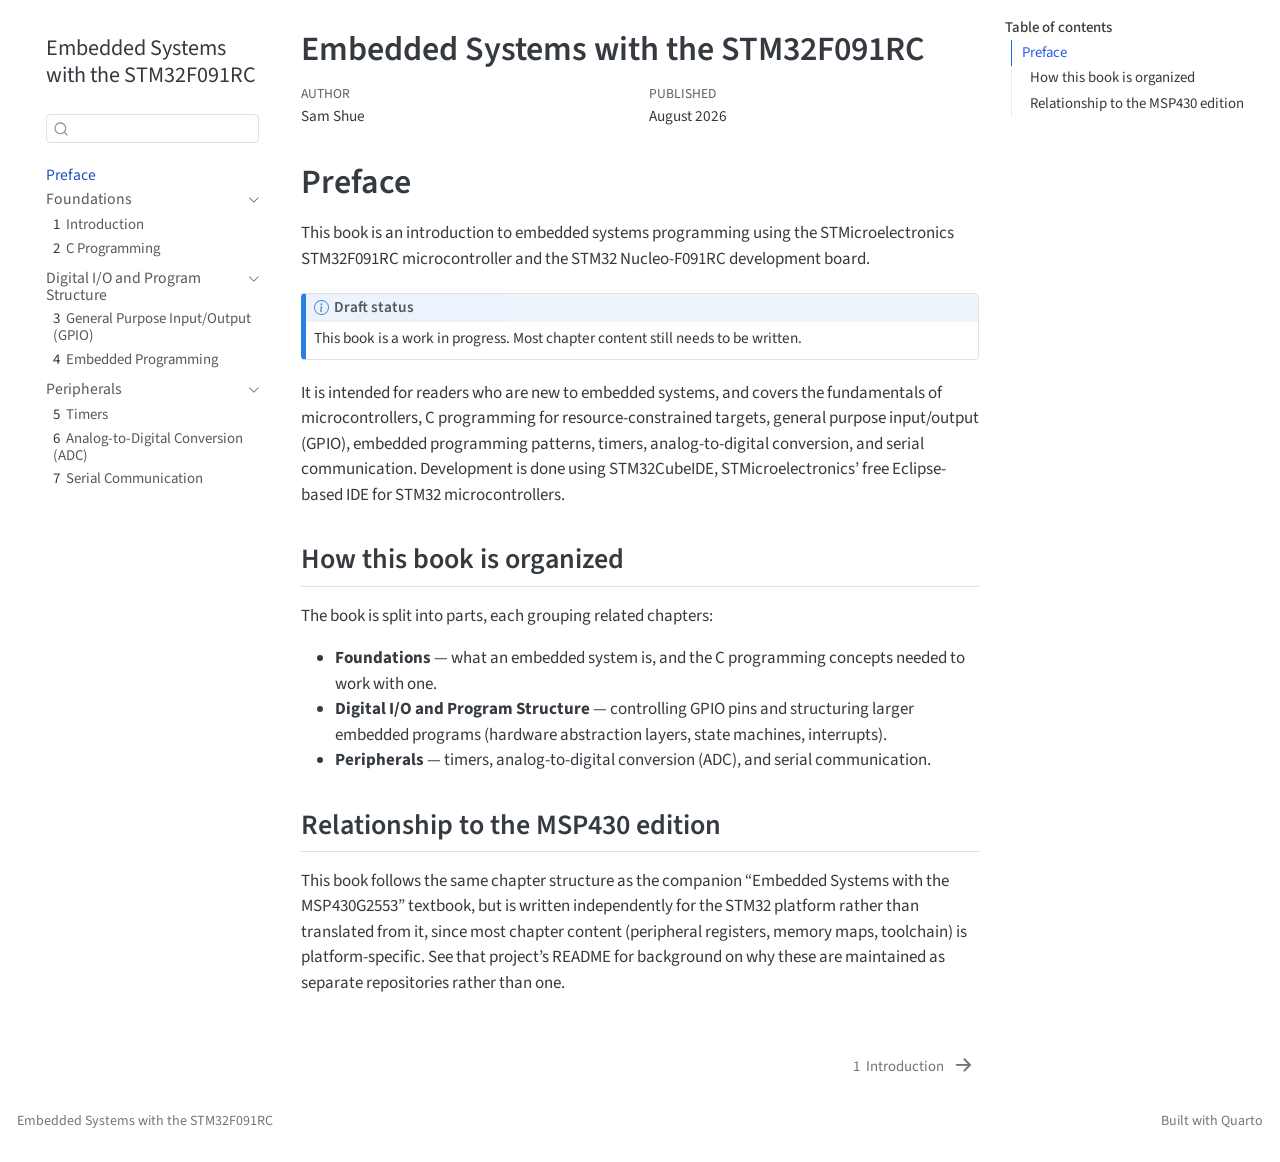
<file: index.html>
<!DOCTYPE html>
<html xmlns="http://www.w3.org/1999/xhtml" lang="en" xml:lang="en"><head>

<meta charset="utf-8">
<meta name="generator" content="quarto-1.10.18">

<meta name="viewport" content="width=device-width, initial-scale=1.0, user-scalable=yes">

<meta name="author" content="Sam Shue">

<title>Embedded Systems with the STM32F091RC</title>
<style>
/* Default styles provided by pandoc.
** See https://pandoc.org/MANUAL.html#variables-for-html for config info.
*/
span.smallcaps{font-variant: small-caps;}
div.columns{display: flex; gap: 1.5em;}
div.column{flex: auto;}
@media screen {
div.columns{gap: min(4vw, 1.5em);}
div.column{overflow-x: auto;}
}
div.hanging-indent{margin-left: 1.5em; text-indent: -1.5em;}
ul.task-list{list-style: none;}
ul.task-list li input[type="checkbox"] {
  width: 0.8em;
  margin: 0 0.8em 0.2em -1em; /* quarto-specific, see https://github.com/quarto-dev/quarto-cli/issues/4556 */ 
  vertical-align: middle;
}
</style>


<script src="site_libs/quarto-nav/quarto-nav.js"></script>
<script src="site_libs/quarto-nav/headroom.min.js"></script>
<script src="site_libs/clipboard/clipboard.min.js"></script>
<script src="site_libs/quarto-search/autocomplete.umd.js"></script>
<script src="site_libs/quarto-search/fuse.min.js"></script>
<script src="site_libs/quarto-search/quarto-search.js"></script>
<meta name="quarto:offset" content="./">
<link href="./chapters/01-introduction.html" rel="next">
<script src="site_libs/quarto-html/quarto.js" type="module"></script>
<script src="site_libs/quarto-html/tabsets/tabsets.js" type="module"></script>
<script src="site_libs/quarto-html/popper.min.js"></script>
<script src="site_libs/quarto-html/tippy.umd.min.js"></script>
<script src="site_libs/quarto-html/anchor.min.js"></script>
<link href="site_libs/quarto-html/tippy.css" rel="stylesheet">
<link href="site_libs/quarto-html/quarto-syntax-highlighting-64a204ab8560d761af7679ceaba22944.css" rel="stylesheet" id="quarto-text-highlighting-styles">
<script src="site_libs/bootstrap/bootstrap.min.js"></script>
<link href="site_libs/bootstrap/bootstrap-icons.css" rel="stylesheet">
<link href="site_libs/bootstrap/bootstrap-9d48ed9de51e4db89a51ee292ab6623e.min.css" rel="stylesheet" append-hash="true" id="quarto-bootstrap" data-mode="light">
<script id="quarto-search-options" type="application/json">{
  "location": "sidebar",
  "copy-button": false,
  "collapse-after": 3,
  "panel-placement": "start",
  "type": "textbox",
  "limit": 50,
  "keyboard-shortcut": [
    "f",
    "/",
    "s"
  ],
  "show-item-context": false,
  "language": {
    "search-no-results-text": "No results",
    "search-matching-documents-text": "matching documents",
    "search-copy-link-title": "Copy link to search",
    "search-hide-matches-text": "Hide additional matches",
    "search-more-match-text": "more match in this document",
    "search-more-matches-text": "more matches in this document",
    "search-clear-button-title": "Clear",
    "search-text-placeholder": "",
    "search-detached-cancel-button-title": "Cancel",
    "search-submit-button-title": "Submit",
    "search-label": "Search"
  }
}</script>


</head>

<body class="nav-sidebar floating quarto-light">

<div id="quarto-search-results"></div>
  <header id="quarto-header" class="headroom fixed-top">
  <nav class="quarto-secondary-nav">
    <div class="container-fluid d-flex">
      <button type="button" class="quarto-btn-toggle btn" data-bs-toggle="collapse" role="button" data-bs-target=".quarto-sidebar-collapse-item" aria-controls="quarto-sidebar" aria-expanded="false" aria-label="Toggle sidebar navigation" onclick="if (window.quartoToggleHeadroom) { window.quartoToggleHeadroom(); }">
        <i class="bi bi-layout-text-sidebar-reverse"></i>
      </button>
        <nav class="quarto-page-breadcrumbs" aria-label="breadcrumb"><ol class="breadcrumb"><li class="breadcrumb-item"><a href="./index.html">Preface</a></li></ol></nav>
        <a class="flex-grow-1" role="navigation" data-bs-toggle="collapse" data-bs-target=".quarto-sidebar-collapse-item" aria-controls="quarto-sidebar" aria-expanded="false" aria-label="Toggle sidebar navigation" onclick="if (window.quartoToggleHeadroom) { window.quartoToggleHeadroom(); }">      
        </a>
      <button type="button" class="btn quarto-search-button" aria-label="Search" onclick="window.quartoOpenSearch();">
        <i class="bi bi-search"></i>
      </button>
    </div>
  </nav>
</header>
<!-- content -->
<div id="quarto-content" class="quarto-container page-columns page-rows-contents page-layout-article">
<!-- sidebar -->
  <nav id="quarto-sidebar" class="sidebar collapse collapse-horizontal quarto-sidebar-collapse-item sidebar-navigation floating overflow-auto">
    <div class="pt-lg-2 mt-2 text-left sidebar-header">
    <div class="sidebar-title mb-0 py-0">
      <a href="./">Embedded Systems with the STM32F091RC</a> 
    </div>
      </div>
        <div class="mt-2 flex-shrink-0 align-items-center">
        <div class="sidebar-search">
        <div id="quarto-search" class="" title="Search"></div>
        </div>
        </div>
    <div class="sidebar-menu-container"> 
    <ul class="list-unstyled mt-1">
        <li class="sidebar-item">
  <div class="sidebar-item-container"> 
  <a href="./index.html" class="sidebar-item-text sidebar-link active">
 <span class="menu-text">Preface</span></a>
  </div>
</li>
        <li class="sidebar-item sidebar-item-section">
      <div class="sidebar-item-container"> 
            <a class="sidebar-item-text sidebar-link text-start" data-bs-toggle="collapse" data-bs-target="#quarto-sidebar-section-1" role="navigation" aria-expanded="true">
 <span class="menu-text">Foundations</span></a>
          <a class="sidebar-item-toggle text-start" data-bs-toggle="collapse" data-bs-target="#quarto-sidebar-section-1" role="navigation" aria-expanded="true" aria-label="Toggle section">
            <i class="bi bi-chevron-right ms-2"></i>
          </a> 
      </div>
      <ul id="quarto-sidebar-section-1" class="collapse list-unstyled sidebar-section depth1 show">  
          <li class="sidebar-item">
  <div class="sidebar-item-container"> 
  <a href="./chapters/01-introduction.html" class="sidebar-item-text sidebar-link">
 <span class="menu-text"><span class="chapter-number">1</span>&nbsp; <span class="chapter-title">Introduction</span></span></a>
  </div>
</li>
          <li class="sidebar-item">
  <div class="sidebar-item-container"> 
  <a href="./chapters/02-c-programming.html" class="sidebar-item-text sidebar-link">
 <span class="menu-text"><span class="chapter-number">2</span>&nbsp; <span class="chapter-title">C Programming</span></span></a>
  </div>
</li>
      </ul>
  </li>
        <li class="sidebar-item sidebar-item-section">
      <div class="sidebar-item-container"> 
            <a class="sidebar-item-text sidebar-link text-start" data-bs-toggle="collapse" data-bs-target="#quarto-sidebar-section-2" role="navigation" aria-expanded="true">
 <span class="menu-text">Digital I/O and Program Structure</span></a>
          <a class="sidebar-item-toggle text-start" data-bs-toggle="collapse" data-bs-target="#quarto-sidebar-section-2" role="navigation" aria-expanded="true" aria-label="Toggle section">
            <i class="bi bi-chevron-right ms-2"></i>
          </a> 
      </div>
      <ul id="quarto-sidebar-section-2" class="collapse list-unstyled sidebar-section depth1 show">  
          <li class="sidebar-item">
  <div class="sidebar-item-container"> 
  <a href="./chapters/03-gpio.html" class="sidebar-item-text sidebar-link">
 <span class="menu-text"><span class="chapter-number">3</span>&nbsp; <span class="chapter-title">General Purpose Input/Output (GPIO)</span></span></a>
  </div>
</li>
          <li class="sidebar-item">
  <div class="sidebar-item-container"> 
  <a href="./chapters/04-embedded-programming.html" class="sidebar-item-text sidebar-link">
 <span class="menu-text"><span class="chapter-number">4</span>&nbsp; <span class="chapter-title">Embedded Programming</span></span></a>
  </div>
</li>
      </ul>
  </li>
        <li class="sidebar-item sidebar-item-section">
      <div class="sidebar-item-container"> 
            <a class="sidebar-item-text sidebar-link text-start" data-bs-toggle="collapse" data-bs-target="#quarto-sidebar-section-3" role="navigation" aria-expanded="true">
 <span class="menu-text">Peripherals</span></a>
          <a class="sidebar-item-toggle text-start" data-bs-toggle="collapse" data-bs-target="#quarto-sidebar-section-3" role="navigation" aria-expanded="true" aria-label="Toggle section">
            <i class="bi bi-chevron-right ms-2"></i>
          </a> 
      </div>
      <ul id="quarto-sidebar-section-3" class="collapse list-unstyled sidebar-section depth1 show">  
          <li class="sidebar-item">
  <div class="sidebar-item-container"> 
  <a href="./chapters/05-timers.html" class="sidebar-item-text sidebar-link">
 <span class="menu-text"><span class="chapter-number">5</span>&nbsp; <span class="chapter-title">Timers</span></span></a>
  </div>
</li>
          <li class="sidebar-item">
  <div class="sidebar-item-container"> 
  <a href="./chapters/06-adc.html" class="sidebar-item-text sidebar-link">
 <span class="menu-text"><span class="chapter-number">6</span>&nbsp; <span class="chapter-title">Analog-to-Digital Conversion (ADC)</span></span></a>
  </div>
</li>
          <li class="sidebar-item">
  <div class="sidebar-item-container"> 
  <a href="./chapters/07-serial-communication.html" class="sidebar-item-text sidebar-link">
 <span class="menu-text"><span class="chapter-number">7</span>&nbsp; <span class="chapter-title">Serial Communication</span></span></a>
  </div>
</li>
      </ul>
  </li>
    </ul>
    </div>
</nav>
<div id="quarto-sidebar-glass" class="quarto-sidebar-collapse-item" data-bs-toggle="collapse" data-bs-target=".quarto-sidebar-collapse-item"></div>
<!-- margin-sidebar -->
    <div id="quarto-margin-sidebar" class="sidebar margin-sidebar">
        <nav id="TOC" role="doc-toc" class="toc-active">
    <h2 id="toc-title">Table of contents</h2>
   
  <ul>
  <li><a href="#preface" id="toc-preface" class="nav-link active" data-scroll-target="#preface">Preface</a>
  <ul class="collapse">
  <li><a href="#how-this-book-is-organized" id="toc-how-this-book-is-organized" class="nav-link" data-scroll-target="#how-this-book-is-organized">How this book is organized</a></li>
  <li><a href="#relationship-to-the-msp430-edition" id="toc-relationship-to-the-msp430-edition" class="nav-link" data-scroll-target="#relationship-to-the-msp430-edition">Relationship to the MSP430 edition</a></li>
  </ul></li>
  </ul>
</nav>
    </div>
<!-- main -->
<main class="content" id="quarto-document-content">

<header id="title-block-header" class="quarto-title-block default">
<div class="quarto-title">
<h1 class="title">Embedded Systems with the STM32F091RC</h1>
</div>



<div class="quarto-title-meta">

    <div>
    <div class="quarto-title-meta-heading">Author</div>
    <div class="quarto-title-meta-contents">
             <p>Sam Shue </p>
          </div>
  </div>
    
    <div>
    <div class="quarto-title-meta-heading">Published</div>
    <div class="quarto-title-meta-contents">
      <p class="date">August 2026</p>
    </div>
  </div>
  
    
  </div>
  


</header>


<section id="preface" class="level1 unnumbered">
<h1 class="unnumbered">Preface</h1>
<p>This book is an introduction to embedded systems programming using the STMicroelectronics STM32F091RC microcontroller and the STM32 Nucleo-F091RC development board.</p>
<div class="callout callout-style-default callout-note callout-titled">
<div class="callout-header d-flex align-content-center">
<div class="callout-icon-container">
<i class="callout-icon"></i>
</div>
<div class="callout-title-container flex-fill">
<span class="screen-reader-only">Note</span>Draft status
</div>
</div>
<div class="callout-body-container callout-body">
<p>This book is a work in progress. Most chapter content still needs to be written.</p>
</div>
</div>
<p>It is intended for readers who are new to embedded systems, and covers the fundamentals of microcontrollers, C programming for resource-constrained targets, general purpose input/output (GPIO), embedded programming patterns, timers, analog-to-digital conversion, and serial communication. Development is done using STM32CubeIDE, STMicroelectronics’ free Eclipse-based IDE for STM32 microcontrollers.</p>
<section id="how-this-book-is-organized" class="level2">
<h2 class="anchored" data-anchor-id="how-this-book-is-organized">How this book is organized</h2>
<p>The book is split into parts, each grouping related chapters:</p>
<ul>
<li><strong>Foundations</strong> — what an embedded system is, and the C programming concepts needed to work with one.</li>
<li><strong>Digital I/O and Program Structure</strong> — controlling GPIO pins and structuring larger embedded programs (hardware abstraction layers, state machines, interrupts).</li>
<li><strong>Peripherals</strong> — timers, analog-to-digital conversion (ADC), and serial communication.</li>
</ul>
</section>
<section id="relationship-to-the-msp430-edition" class="level2">
<h2 class="anchored" data-anchor-id="relationship-to-the-msp430-edition">Relationship to the MSP430 edition</h2>
<p>This book follows the same chapter structure as the companion “Embedded Systems with the MSP430G2553” textbook, but is written independently for the STM32 platform rather than translated from it, since most chapter content (peripheral registers, memory maps, toolchain) is platform-specific. See that project’s README for background on why these are maintained as separate repositories rather than one.</p>


</section>
</section>

</main> <!-- /main -->
<script id="quarto-html-after-body" type="application/javascript">
  window.document.addEventListener("DOMContentLoaded", function (event) {
    const icon = "";
    const anchorJS = new window.AnchorJS();
    anchorJS.options = {
      placement: 'right',
      icon: icon
    };
    anchorJS.add('.anchored');
    const isCodeAnnotation = (el) => {
      for (const clz of el.classList) {
        if (clz.startsWith('code-annotation-')) {                     
          return true;
        }
      }
      return false;
    }
    const onCopySuccess = function(e) {
      // button target
      const button = e.trigger;
      // don't keep focus
      button.blur();
      // flash "checked"
      button.classList.add('code-copy-button-checked');
      var currentTitle = button.getAttribute("title");
      button.setAttribute("title", "Copied!");
      let tooltip;
      if (window.bootstrap) {
        button.setAttribute("data-bs-toggle", "tooltip");
        button.setAttribute("data-bs-placement", "left");
        button.setAttribute("data-bs-title", "Copied!");
        tooltip = new bootstrap.Tooltip(button, 
          { trigger: "manual", 
            customClass: "code-copy-button-tooltip",
            offset: [0, -8]});
        tooltip.show();    
      }
      setTimeout(function() {
        if (tooltip) {
          tooltip.hide();
          button.removeAttribute("data-bs-title");
          button.removeAttribute("data-bs-toggle");
          button.removeAttribute("data-bs-placement");
        }
        button.setAttribute("title", currentTitle);
        button.classList.remove('code-copy-button-checked');
      }, 1000);
      // clear code selection
      e.clearSelection();
    }
    const getTextToCopy = function(trigger) {
      const outerScaffold = trigger.parentElement.cloneNode(true);
      const codeEl = outerScaffold.querySelector('code');
      for (const childEl of codeEl.children) {
        if (isCodeAnnotation(childEl)) {
          childEl.remove();
        }
      }
      return codeEl.innerText;
    }
    const clipboard = new window.ClipboardJS('.code-copy-button:not([data-in-quarto-modal])', {
      text: getTextToCopy
    });
    clipboard.on('success', onCopySuccess);
    if (window.document.getElementById('quarto-embedded-source-code-modal')) {
      const clipboardModal = new window.ClipboardJS('.code-copy-button[data-in-quarto-modal]', {
        text: getTextToCopy,
        container: window.document.getElementById('quarto-embedded-source-code-modal')
      });
      clipboardModal.on('success', onCopySuccess);
    }
      var localhostRegex = new RegExp(/^(?:http|https):\/\/localhost\:?[0-9]*\//);
      var mailtoRegex = new RegExp(/^mailto:/);
        var filterRegex = new RegExp('/' + window.location.host + '/');
      var isInternal = (href) => {
          return filterRegex.test(href) || localhostRegex.test(href) || mailtoRegex.test(href);
      }
      // Inspect non-navigation links and adorn them if external
     var links = window.document.querySelectorAll('a[href]:not(.nav-link):not(.navbar-brand):not(.toc-action):not(.sidebar-link):not(.sidebar-item-toggle):not(.pagination-link):not(.no-external):not([aria-hidden]):not(.dropdown-item):not(.quarto-navigation-tool):not(.about-link)');
      for (var i=0; i<links.length; i++) {
        const link = links[i];
        if (!isInternal(link.href)) {
          // undo the damage that might have been done by quarto-nav.js in the case of
          // links that we want to consider external
          if (link.dataset.originalHref !== undefined) {
            link.href = link.dataset.originalHref;
          }
        }
      }
    function tippyHover(el, contentFn, onTriggerFn, onUntriggerFn) {
      const config = {
        allowHTML: true,
        maxWidth: 500,
        delay: 100,
        arrow: false,
        appendTo: function(el) {
            return el.parentElement;
        },
        interactive: true,
        interactiveBorder: 10,
        theme: 'quarto',
        placement: 'bottom-start',
      };
      if (contentFn) {
        config.content = contentFn;
      }
      if (onTriggerFn) {
        config.onTrigger = onTriggerFn;
      }
      if (onUntriggerFn) {
        config.onUntrigger = onUntriggerFn;
      }
      window.tippy(el, config); 
    }
    const noterefs = window.document.querySelectorAll('a[role="doc-noteref"]');
    for (var i=0; i<noterefs.length; i++) {
      const ref = noterefs[i];
      tippyHover(ref, function() {
        // use id or data attribute instead here
        let href = ref.getAttribute('data-footnote-href') || ref.getAttribute('href');
        try { href = new URL(href).hash; } catch {}
        const id = href.replace(/^#\/?/, "");
        const note = window.document.getElementById(id);
        if (note) {
          return note.innerHTML;
        } else {
          return "";
        }
      });
    }
    const xrefs = window.document.querySelectorAll('a.quarto-xref');
    const processXRef = (id, note) => {
      // Strip column container classes
      const stripColumnClz = (el) => {
        el.classList.remove("page-full", "page-columns");
        if (el.children) {
          for (const child of el.children) {
            stripColumnClz(child);
          }
        }
      }
      stripColumnClz(note)
      if (id === null || id.startsWith('sec-')) {
        // Special case sections, only their first couple elements
        const container = document.createElement("div");
        if (note.children && note.children.length > 2) {
          container.appendChild(note.children[0].cloneNode(true));
          for (let i = 1; i < note.children.length; i++) {
            const child = note.children[i];
            if (child.tagName === "P" && child.innerText === "") {
              continue;
            } else {
              container.appendChild(child.cloneNode(true));
              break;
            }
          }
          if (window.Quarto?.typesetMath) {
            window.Quarto.typesetMath(container);
          }
          return container.innerHTML
        } else {
          if (window.Quarto?.typesetMath) {
            window.Quarto.typesetMath(note);
          }
          return note.innerHTML;
        }
      } else {
        // Remove any anchor links if they are present
        const anchorLink = note.querySelector('a.anchorjs-link');
        if (anchorLink) {
          anchorLink.remove();
        }
        if (window.Quarto?.typesetMath) {
          window.Quarto.typesetMath(note);
        }
        if (note.classList.contains("callout")) {
          return note.outerHTML;
        } else {
          return note.innerHTML;
        }
      }
    }
    for (var i=0; i<xrefs.length; i++) {
      const xref = xrefs[i];
      tippyHover(xref, undefined, function(instance) {
        instance.disable();
        let url = xref.getAttribute('href');
        let hash = undefined; 
        if (url.startsWith('#')) {
          hash = url;
        } else {
          try { hash = new URL(url).hash; } catch {}
        }
        if (hash) {
          const id = hash.replace(/^#\/?/, "");
          const note = window.document.getElementById(id);
          if (note !== null) {
            try {
              const html = processXRef(id, note.cloneNode(true));
              instance.setContent(html);
            } finally {
              instance.enable();
              instance.show();
            }
          } else {
            // See if we can fetch this
            fetch(url.split('#')[0])
            .then(res => res.text())
            .then(html => {
              const parser = new DOMParser();
              const htmlDoc = parser.parseFromString(html, "text/html");
              const note = htmlDoc.getElementById(id);
              if (note !== null) {
                const html = processXRef(id, note);
                instance.setContent(html);
              } 
            }).finally(() => {
              instance.enable();
              instance.show();
            });
          }
        } else {
          // See if we can fetch a full url (with no hash to target)
          // This is a special case and we should probably do some content thinning / targeting
          fetch(url)
          .then(res => res.text())
          .then(html => {
            const parser = new DOMParser();
            const htmlDoc = parser.parseFromString(html, "text/html");
            const note = htmlDoc.querySelector('main.content');
            if (note !== null) {
              // This should only happen for chapter cross references
              // (since there is no id in the URL)
              // remove the first header
              if (note.children.length > 0 && note.children[0].tagName === "HEADER") {
                note.children[0].remove();
              }
              const html = processXRef(null, note);
              instance.setContent(html);
            } 
          }).finally(() => {
            instance.enable();
            instance.show();
          });
        }
      }, function(instance) {
      });
    }
        let selectedAnnoteEl;
        const selectorForAnnotation = ( cell, annotation) => {
          let cellAttr = 'data-code-cell="' + cell + '"';
          let lineAttr = 'data-code-annotation="' +  annotation + '"';
          const selector = 'span[' + cellAttr + '][' + lineAttr + ']';
          return selector;
        }
        const selectCodeLines = (annoteEl) => {
          const doc = window.document;
          const targetCell = annoteEl.getAttribute("data-target-cell");
          const targetAnnotation = annoteEl.getAttribute("data-target-annotation");
          const annoteSpan = window.document.querySelector(selectorForAnnotation(targetCell, targetAnnotation));
          const lines = annoteSpan.getAttribute("data-code-lines").split(",");
          const lineIds = lines.map((line) => {
            return targetCell + "-" + line;
          })
          let top = null;
          let height = null;
          let parent = null;
          if (lineIds.length > 0) {
              //compute the position of the single el (top and bottom and make a div)
              const el = window.document.getElementById(lineIds[0]);
              top = el.offsetTop;
              height = el.offsetHeight;
              parent = el.parentElement.parentElement;
            if (lineIds.length > 1) {
              const lastEl = window.document.getElementById(lineIds[lineIds.length - 1]);
              const bottom = lastEl.offsetTop + lastEl.offsetHeight;
              height = bottom - top;
            }
            if (top !== null && height !== null && parent !== null) {
              // cook up a div (if necessary) and position it 
              let div = window.document.getElementById("code-annotation-line-highlight");
              if (div === null) {
                div = window.document.createElement("div");
                div.setAttribute("id", "code-annotation-line-highlight");
                div.style.position = 'absolute';
                parent.appendChild(div);
              }
              div.style.top = top - 2 + "px";
              div.style.height = height + 4 + "px";
              div.style.left = 0;
              let gutterDiv = window.document.getElementById("code-annotation-line-highlight-gutter");
              if (gutterDiv === null) {
                gutterDiv = window.document.createElement("div");
                gutterDiv.setAttribute("id", "code-annotation-line-highlight-gutter");
                gutterDiv.style.position = 'absolute';
                const codeCell = window.document.getElementById(targetCell);
                const gutter = codeCell.querySelector('.code-annotation-gutter');
                gutter.appendChild(gutterDiv);
              }
              gutterDiv.style.top = top - 2 + "px";
              gutterDiv.style.height = height + 4 + "px";
            }
            selectedAnnoteEl = annoteEl;
          }
        };
        const unselectCodeLines = () => {
          const elementsIds = ["code-annotation-line-highlight", "code-annotation-line-highlight-gutter"];
          elementsIds.forEach((elId) => {
            const div = window.document.getElementById(elId);
            if (div) {
              div.remove();
            }
          });
          selectedAnnoteEl = undefined;
        };
          // Handle positioning of the toggle
      window.addEventListener(
        "resize",
        throttle(() => {
          elRect = undefined;
          if (selectedAnnoteEl) {
            selectCodeLines(selectedAnnoteEl);
          }
        }, 10)
      );
      function throttle(fn, ms) {
      let throttle = false;
      let timer;
        return (...args) => {
          if(!throttle) { // first call gets through
              fn.apply(this, args);
              throttle = true;
          } else { // all the others get throttled
              if(timer) clearTimeout(timer); // cancel #2
              timer = setTimeout(() => {
                fn.apply(this, args);
                timer = throttle = false;
              }, ms);
          }
        };
      }
        // Attach click handler to the DT
        const annoteDls = window.document.querySelectorAll('dt[data-target-cell]');
        for (const annoteDlNode of annoteDls) {
          annoteDlNode.addEventListener('click', (event) => {
            const clickedEl = event.target;
            if (clickedEl !== selectedAnnoteEl) {
              unselectCodeLines();
              const activeEl = window.document.querySelector('dt[data-target-cell].code-annotation-active');
              if (activeEl) {
                activeEl.classList.remove('code-annotation-active');
              }
              selectCodeLines(clickedEl);
              clickedEl.classList.add('code-annotation-active');
            } else {
              // Unselect the line
              unselectCodeLines();
              clickedEl.classList.remove('code-annotation-active');
            }
          });
        }
    const findCites = (el) => {
      const parentEl = el.parentElement;
      if (parentEl) {
        const cites = parentEl.dataset.cites;
        if (cites) {
          return {
            el,
            cites: cites.split(' ')
          };
        } else {
          return findCites(el.parentElement)
        }
      } else {
        return undefined;
      }
    };
    var bibliorefs = window.document.querySelectorAll('a[role="doc-biblioref"]');
    for (var i=0; i<bibliorefs.length; i++) {
      const ref = bibliorefs[i];
      const citeInfo = findCites(ref);
      if (citeInfo) {
        tippyHover(citeInfo.el, function() {
          var popup = window.document.createElement('div');
          citeInfo.cites.forEach(function(cite) {
            var citeDiv = window.document.createElement('div');
            citeDiv.classList.add('hanging-indent');
            citeDiv.classList.add('csl-entry');
            var biblioDiv = window.document.getElementById('ref-' + cite);
            if (biblioDiv) {
              citeDiv.innerHTML = biblioDiv.innerHTML;
            }
            popup.appendChild(citeDiv);
          });
          return popup.innerHTML;
        });
      }
    }
  });
  </script>
<nav class="page-navigation">
  <div class="nav-page nav-page-previous">
  </div>
  <div class="nav-page nav-page-next">
      <a href="./chapters/01-introduction.html" class="pagination-link" aria-label="Introduction">
        <span class="nav-page-text"><span class="chapter-number">1</span>&nbsp; <span class="chapter-title">Introduction</span></span> <i class="bi bi-arrow-right-short"></i>
      </a>
  </div>
</nav>
</div> <!-- /content -->
<footer class="footer">
  <div class="nav-footer">
    <div class="nav-footer-left">
<p>Embedded Systems with the STM32F091RC</p>
</div>   
    <div class="nav-footer-center">
      &nbsp;
    </div>
    <div class="nav-footer-right">
<p>Built with Quarto</p>
</div>
  </div>
</footer>




</body></html>
</file>
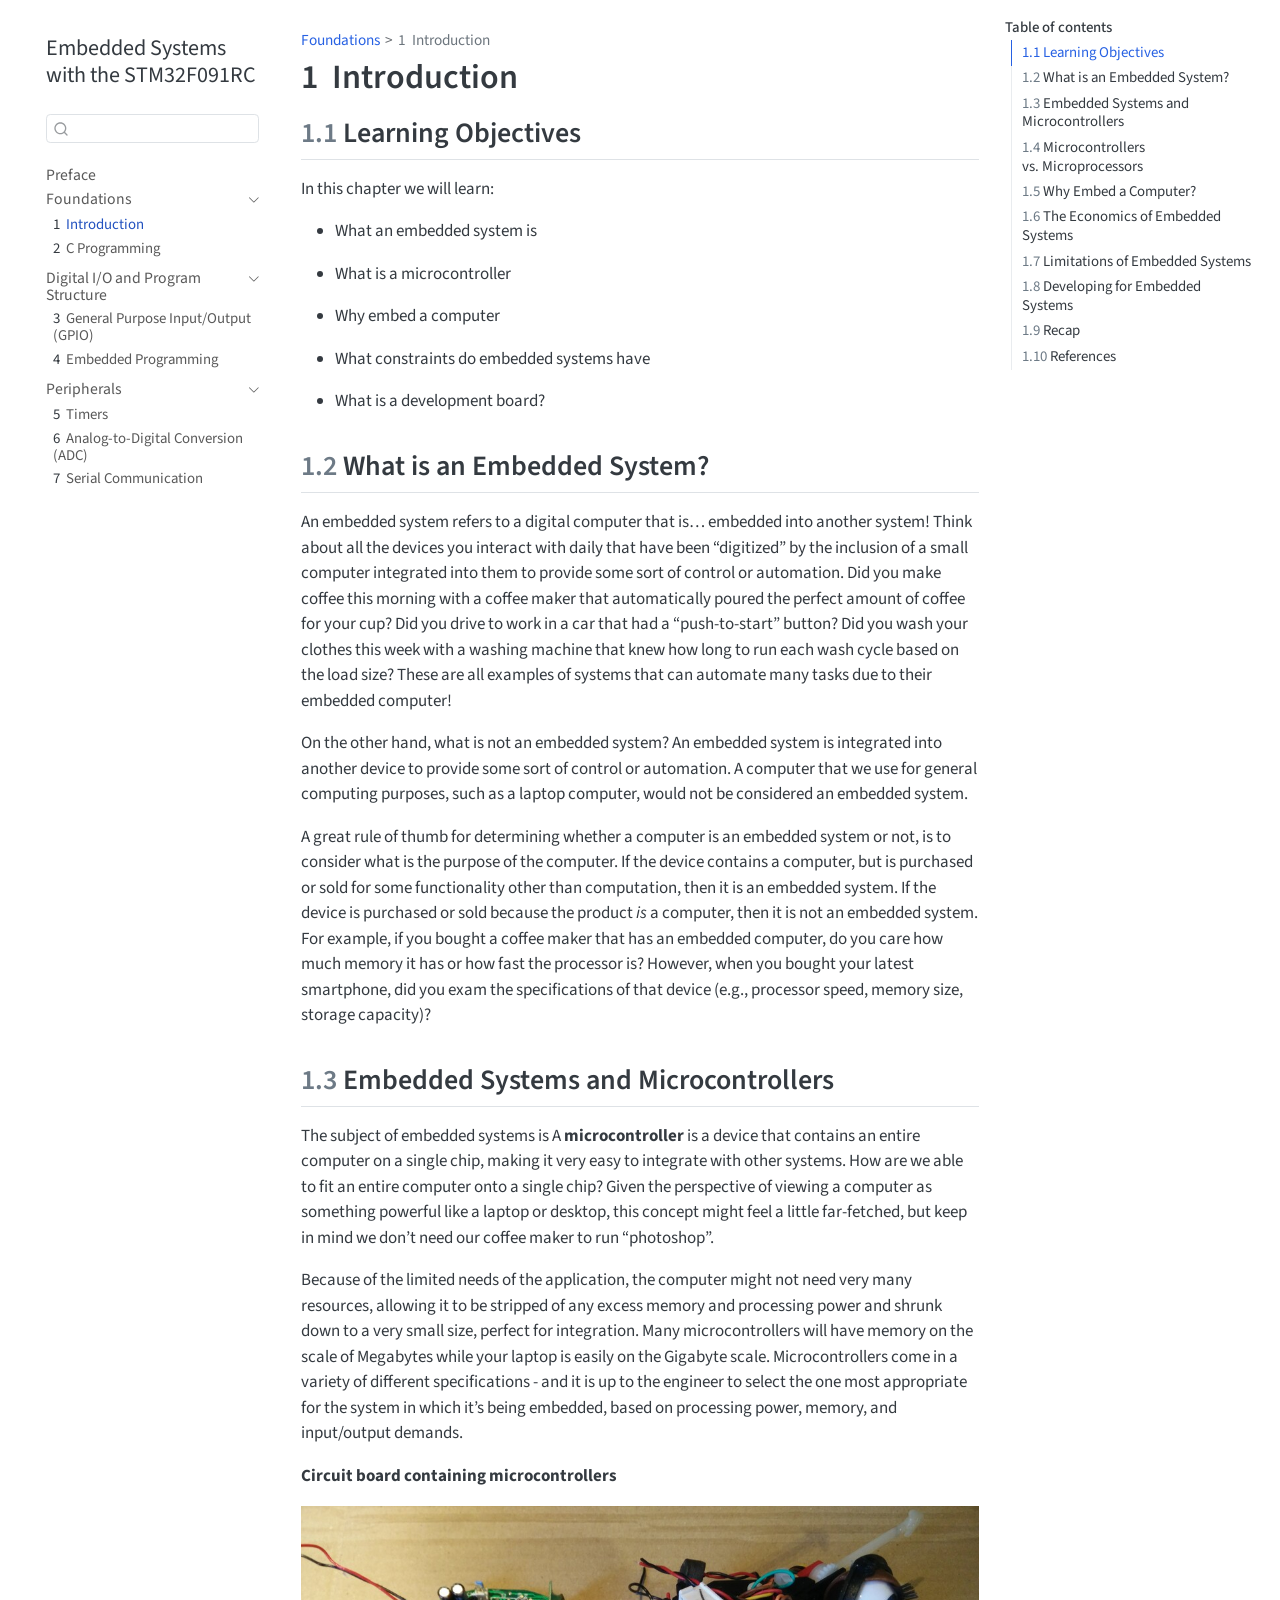
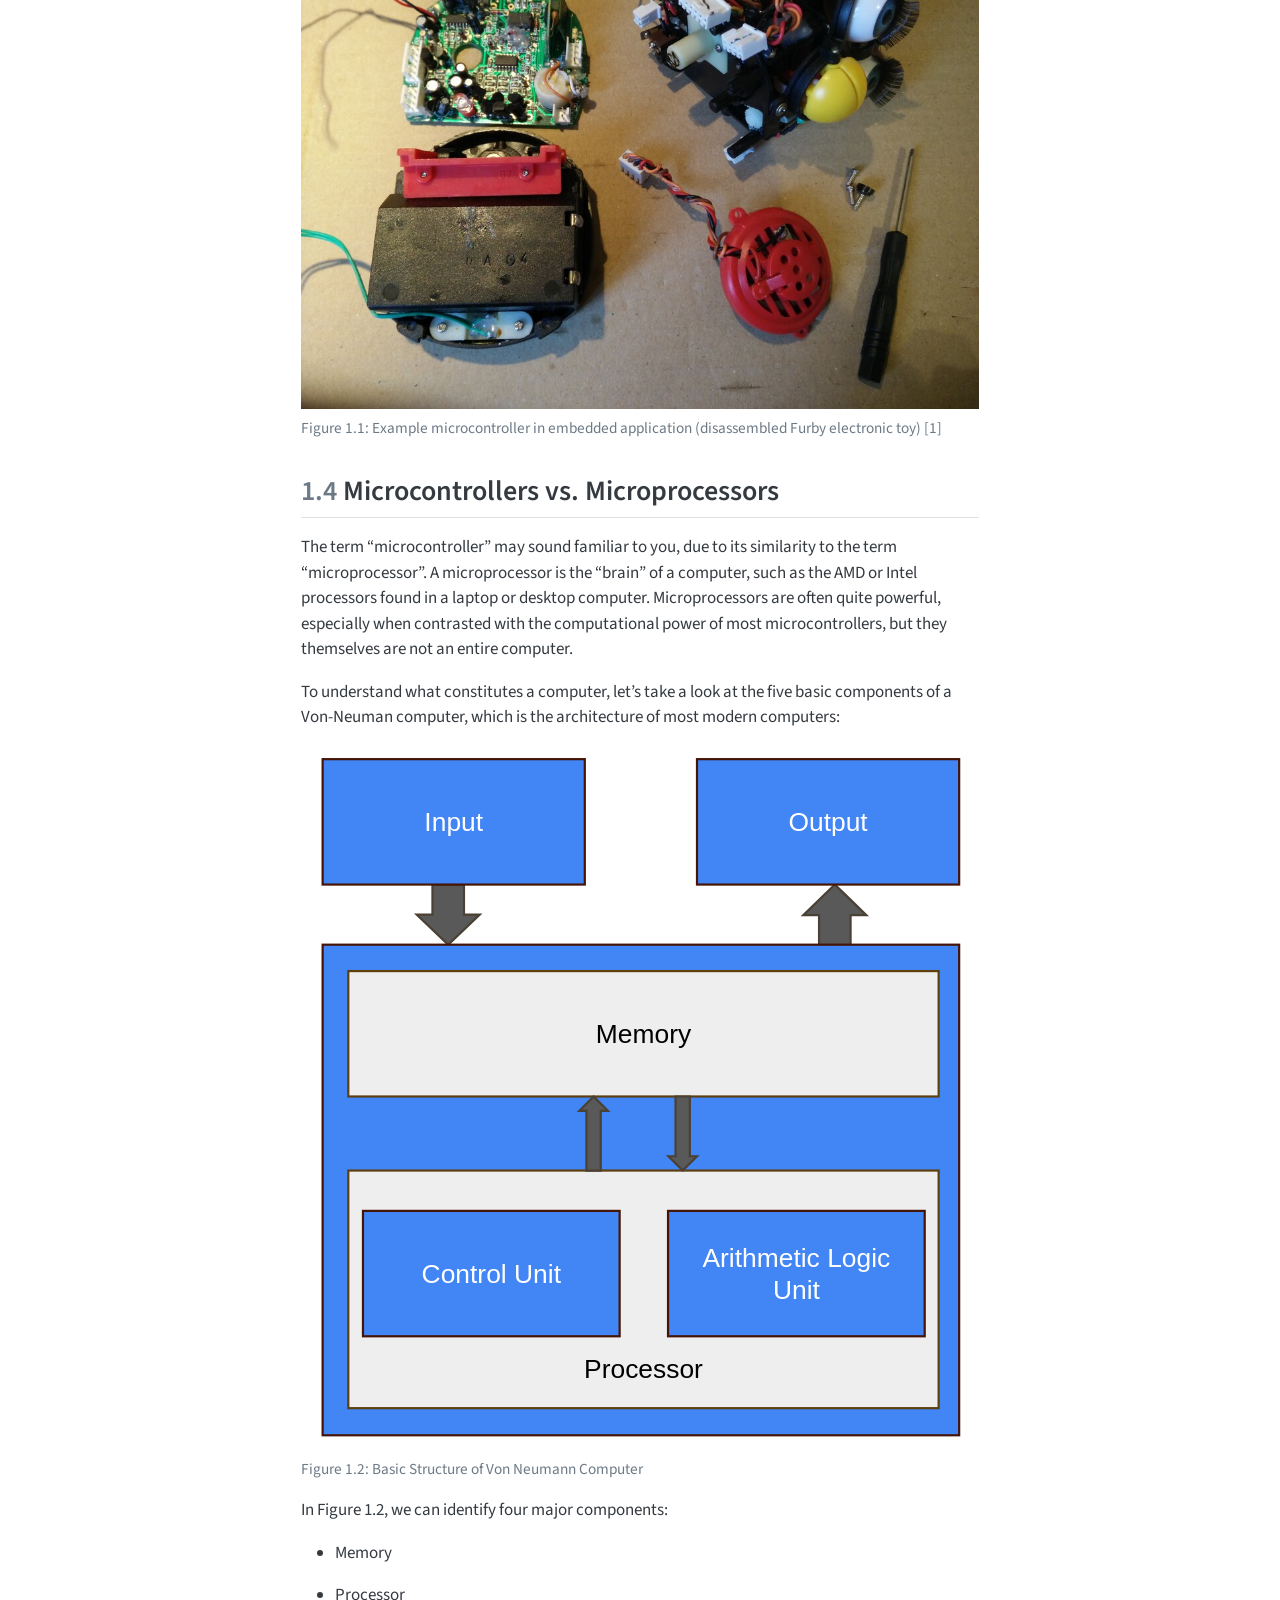
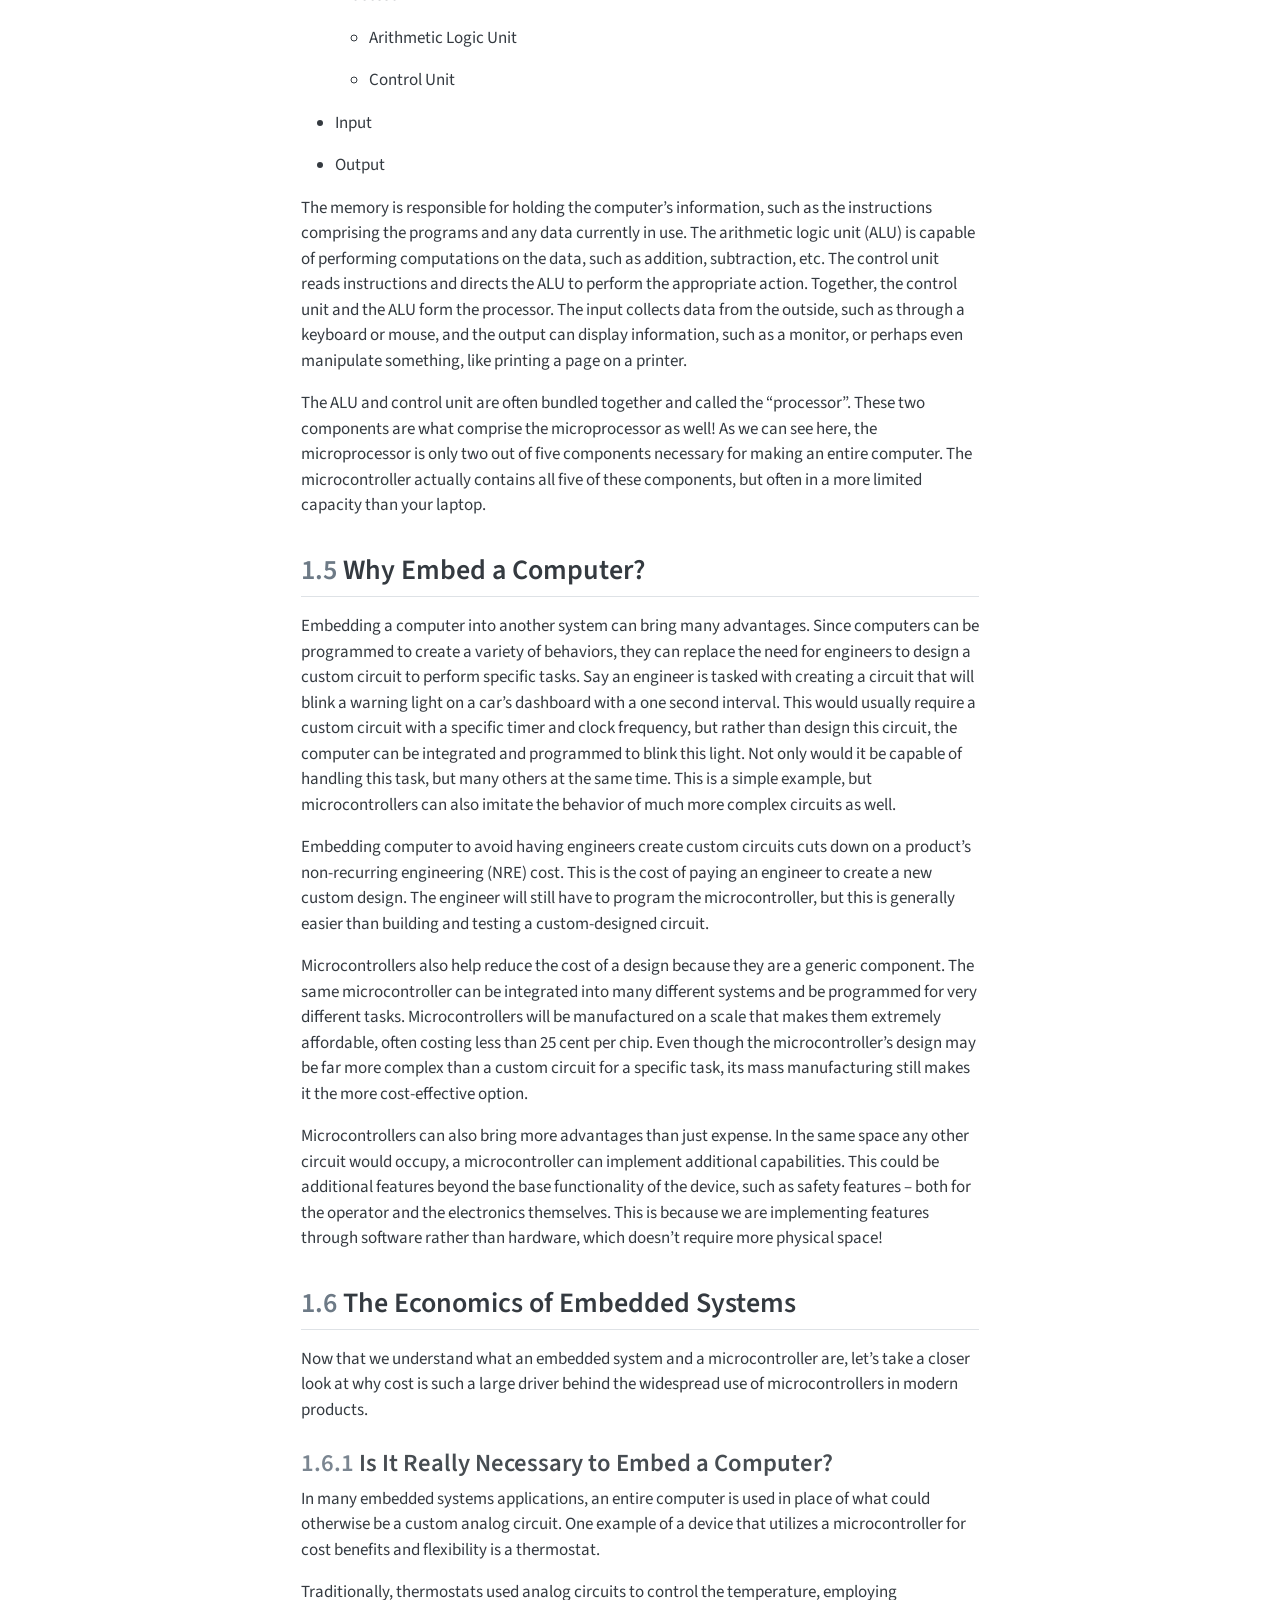
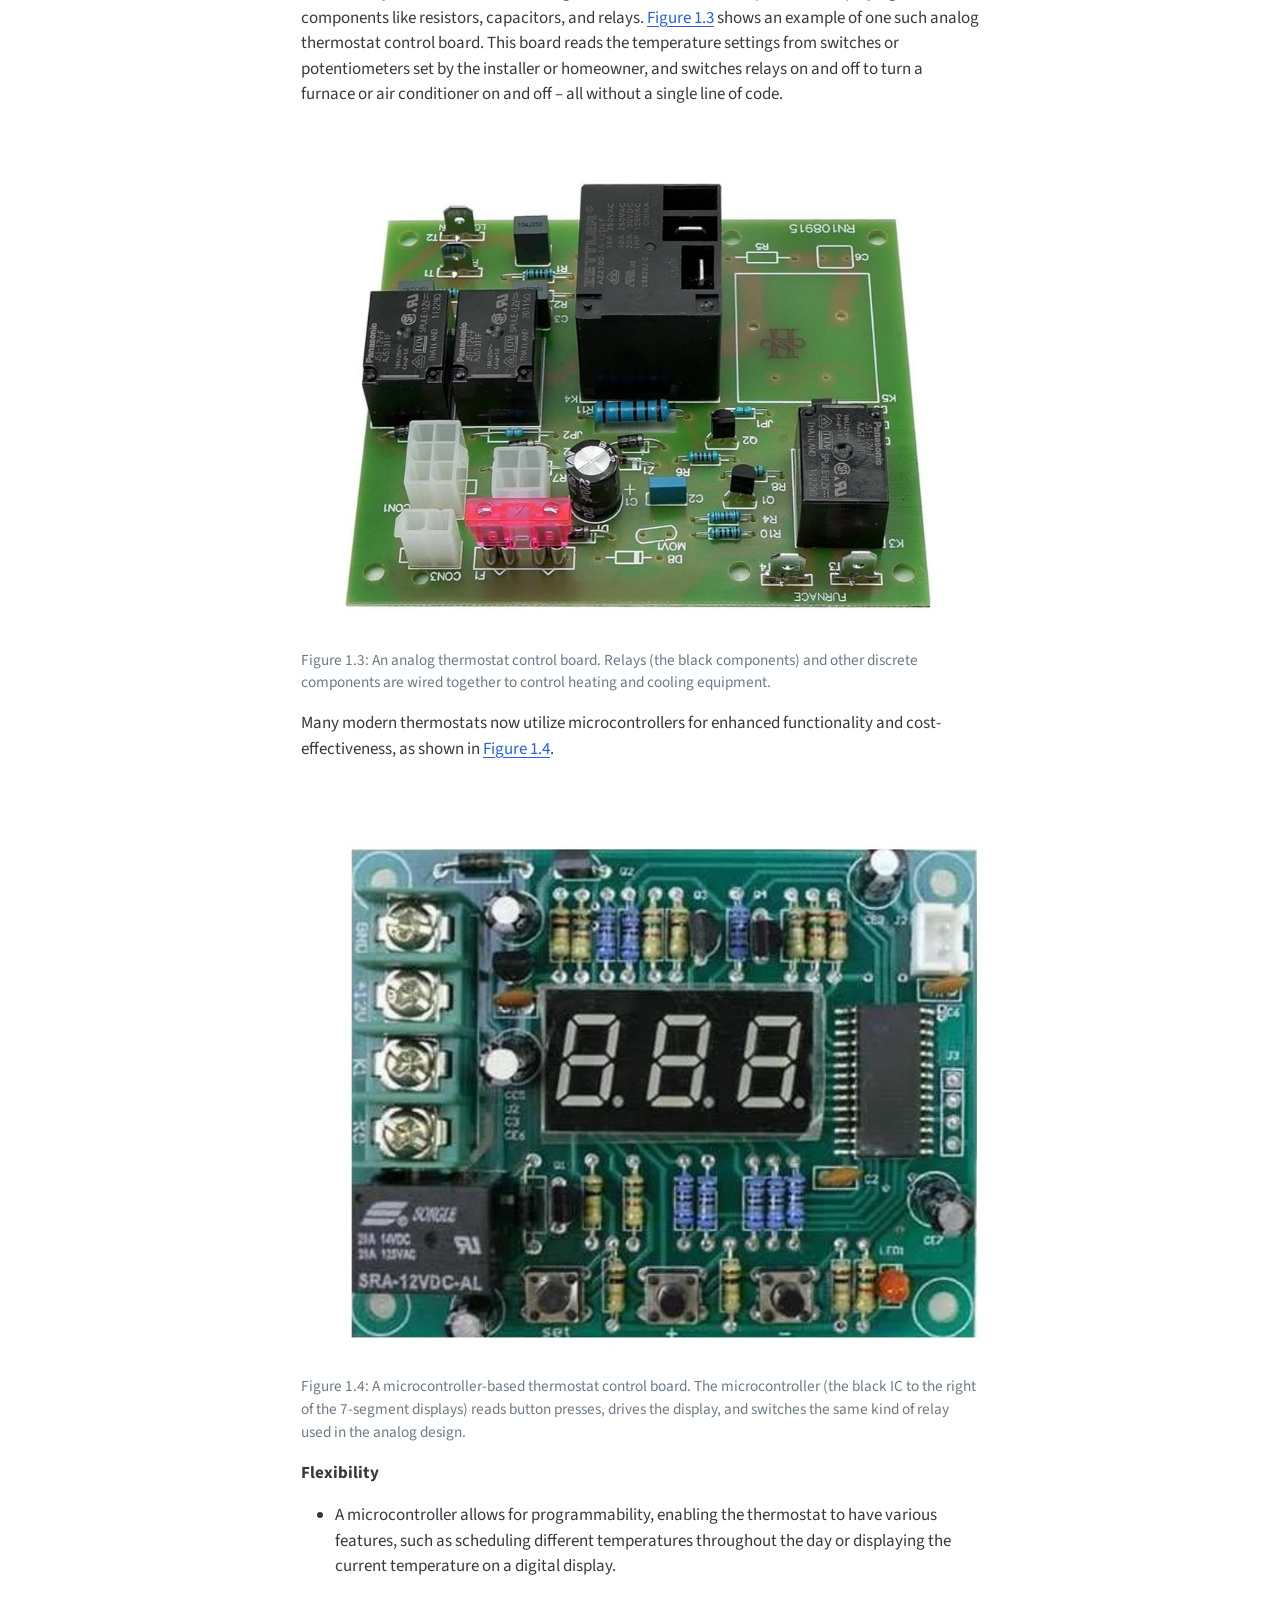
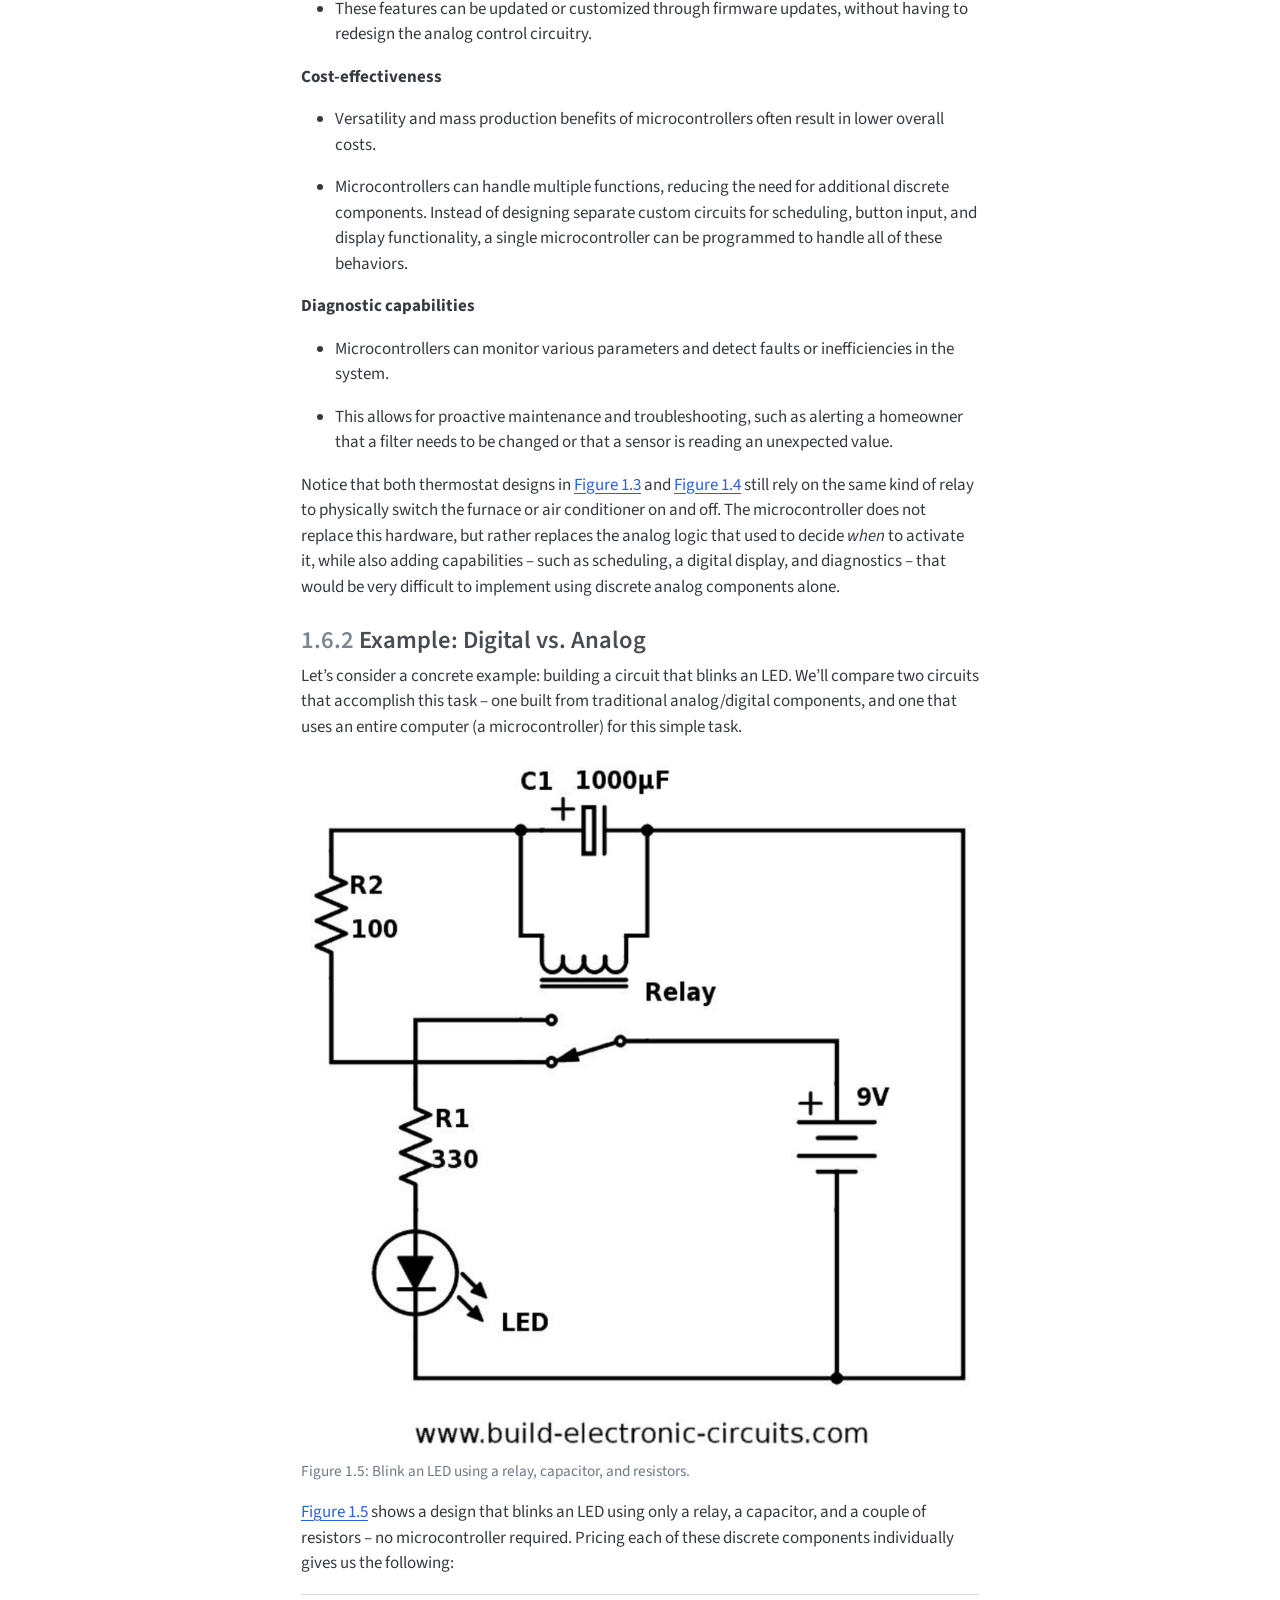
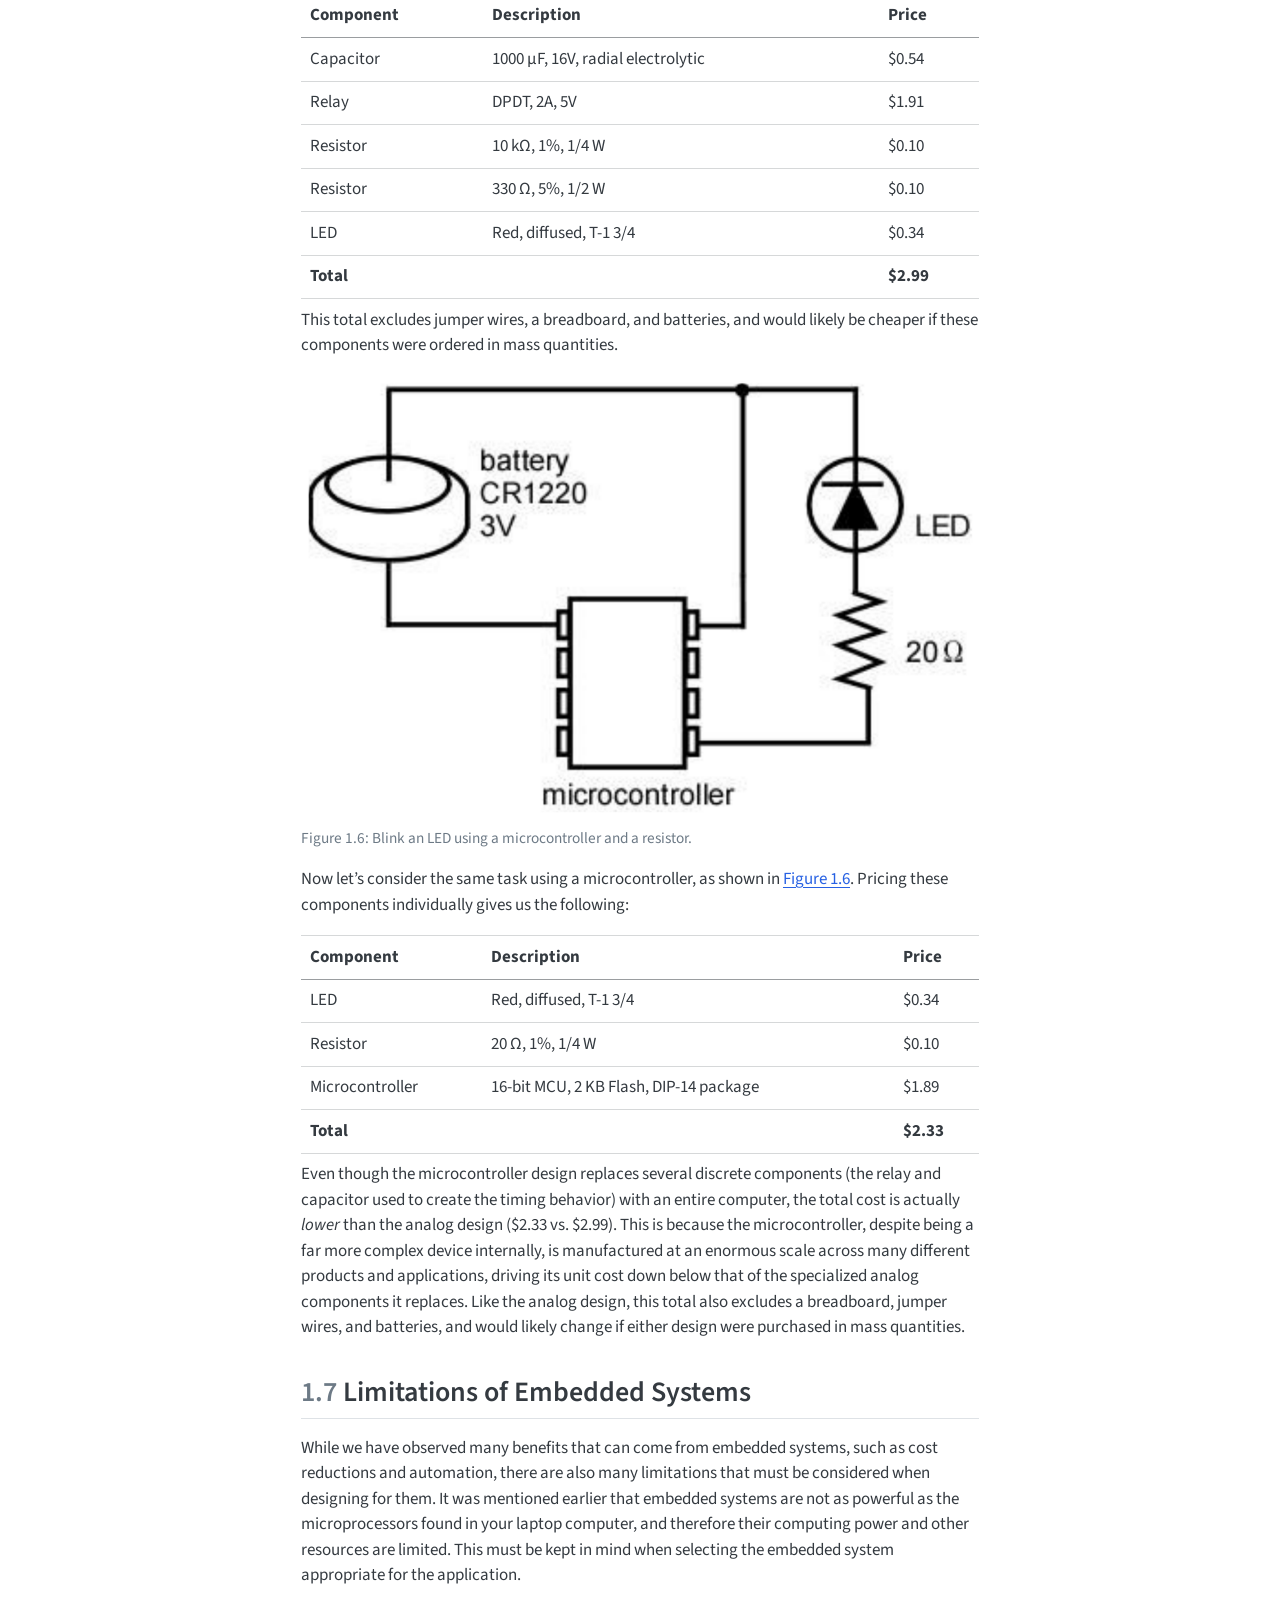
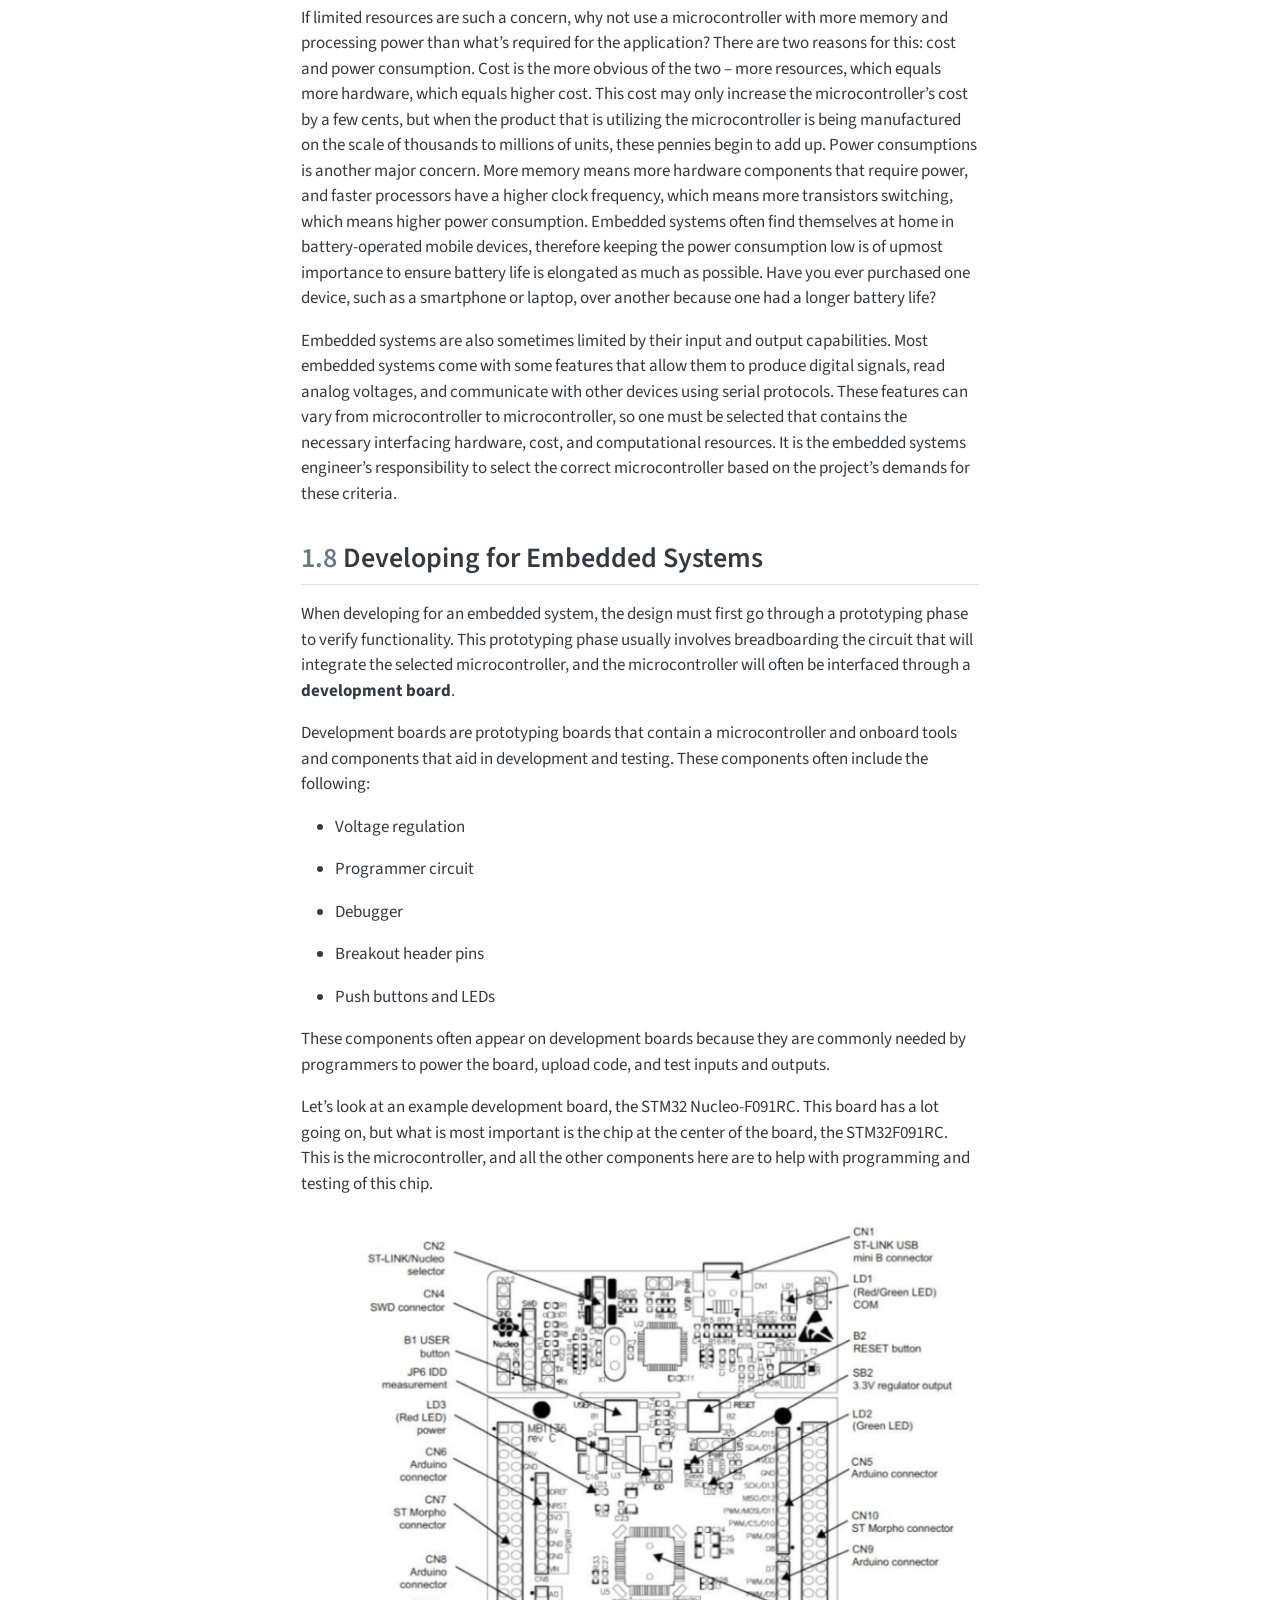
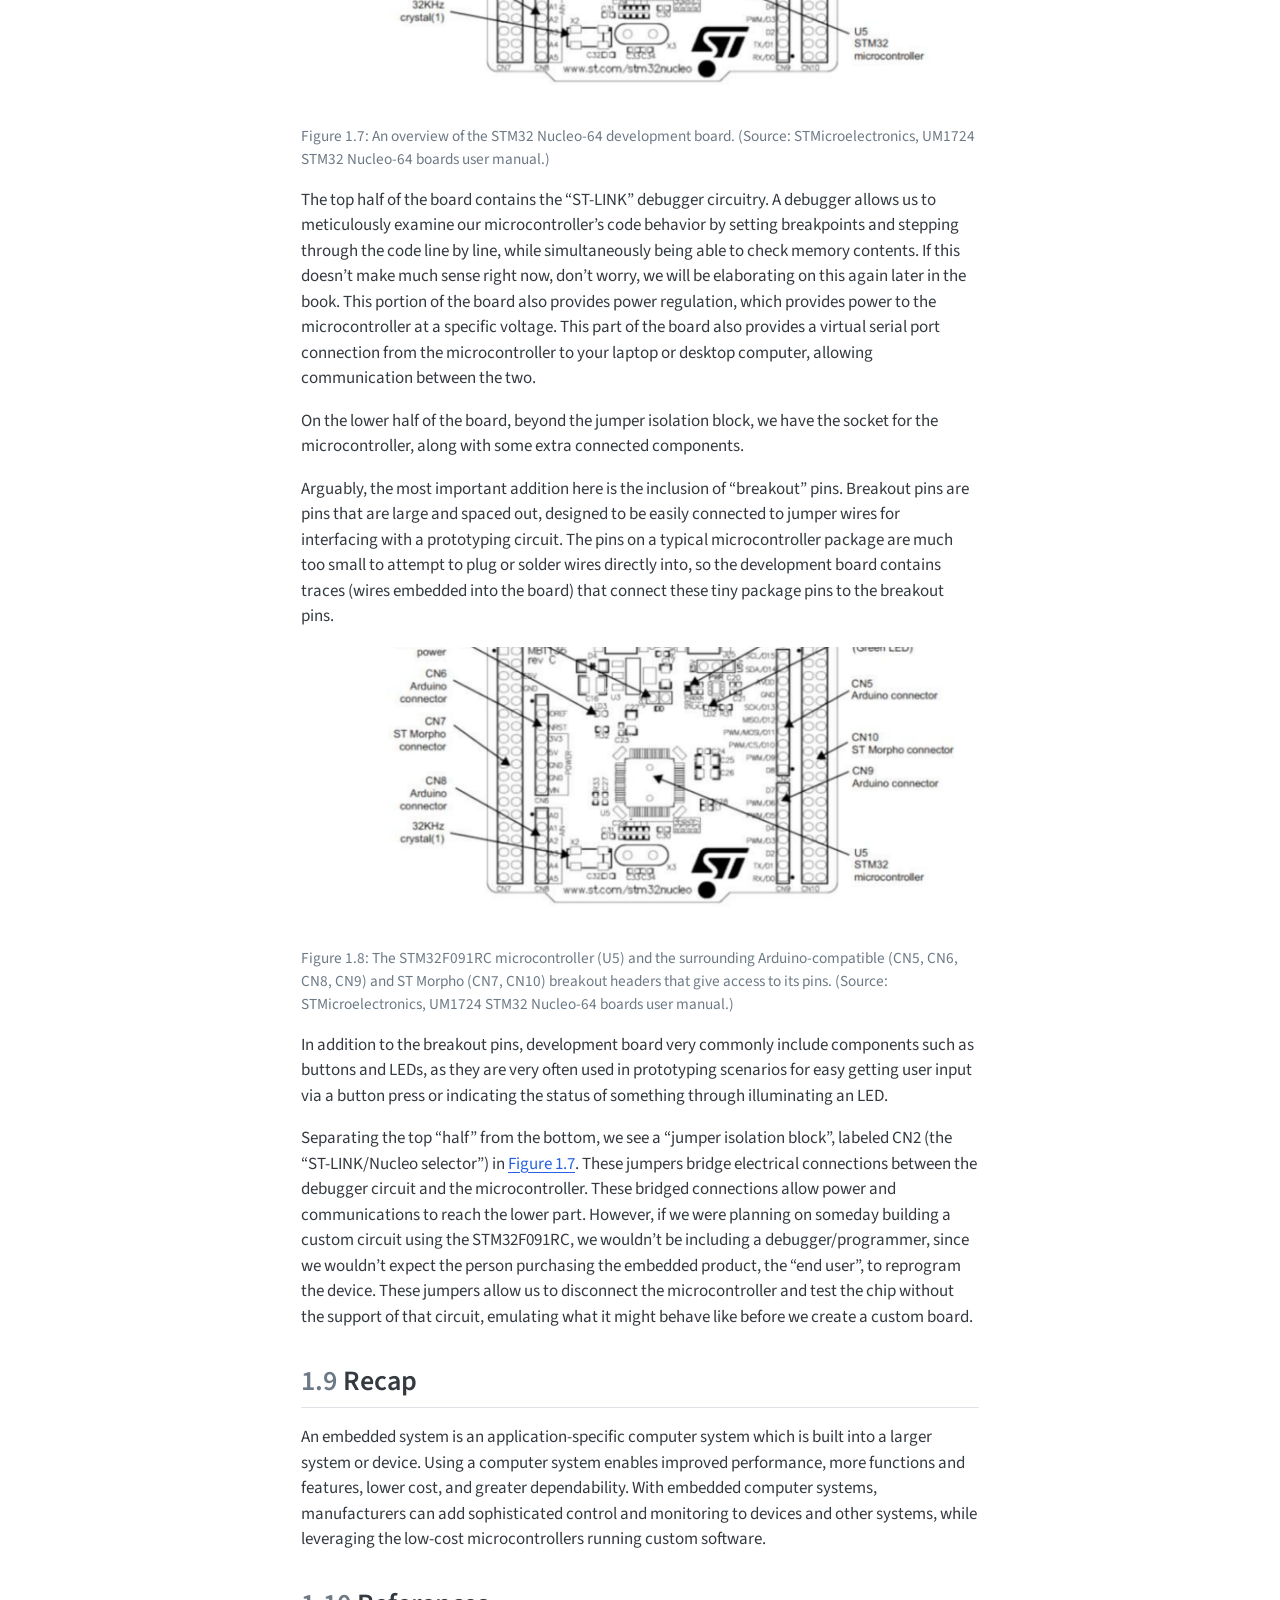
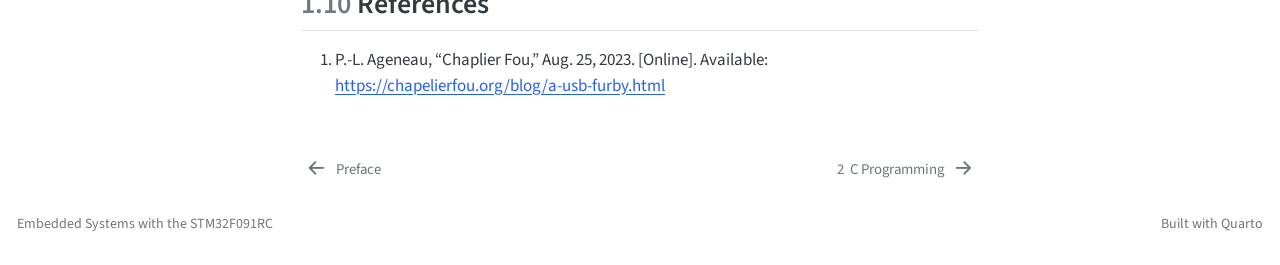
<file: chapters/01-introduction.html>
<!DOCTYPE html>
<html xmlns="http://www.w3.org/1999/xhtml" lang="en" xml:lang="en"><head>

<meta charset="utf-8">
<meta name="generator" content="quarto-1.10.18">

<meta name="viewport" content="width=device-width, initial-scale=1.0, user-scalable=yes">


<title>1&nbsp; Introduction – Embedded Systems with the STM32F091RC</title>
<style>
/* Default styles provided by pandoc.
** See https://pandoc.org/MANUAL.html#variables-for-html for config info.
*/
span.smallcaps{font-variant: small-caps;}
div.columns{display: flex; gap: 1.5em;}
div.column{flex: auto;}
@media screen {
div.columns{gap: min(4vw, 1.5em);}
div.column{overflow-x: auto;}
}
div.hanging-indent{margin-left: 1.5em; text-indent: -1.5em;}
ul.task-list{list-style: none;}
ul.task-list li input[type="checkbox"] {
  width: 0.8em;
  margin: 0 0.8em 0.2em -1em; /* quarto-specific, see https://github.com/quarto-dev/quarto-cli/issues/4556 */ 
  vertical-align: middle;
}
</style>


<script src="../site_libs/quarto-nav/quarto-nav.js"></script>
<script src="../site_libs/quarto-nav/headroom.min.js"></script>
<script src="../site_libs/clipboard/clipboard.min.js"></script>
<script src="../site_libs/quarto-search/autocomplete.umd.js"></script>
<script src="../site_libs/quarto-search/fuse.min.js"></script>
<script src="../site_libs/quarto-search/quarto-search.js"></script>
<meta name="quarto:offset" content="../">
<link href="../chapters/02-c-programming.html" rel="next">
<link href="../index.html" rel="prev">
<script src="../site_libs/quarto-html/quarto.js" type="module"></script>
<script src="../site_libs/quarto-html/tabsets/tabsets.js" type="module"></script>
<script src="../site_libs/quarto-html/popper.min.js"></script>
<script src="../site_libs/quarto-html/tippy.umd.min.js"></script>
<script src="../site_libs/quarto-html/anchor.min.js"></script>
<link href="../site_libs/quarto-html/tippy.css" rel="stylesheet">
<link href="../site_libs/quarto-html/quarto-syntax-highlighting-64a204ab8560d761af7679ceaba22944.css" rel="stylesheet" id="quarto-text-highlighting-styles">
<script src="../site_libs/bootstrap/bootstrap.min.js"></script>
<link href="../site_libs/bootstrap/bootstrap-icons.css" rel="stylesheet">
<link href="../site_libs/bootstrap/bootstrap-9d48ed9de51e4db89a51ee292ab6623e.min.css" rel="stylesheet" append-hash="true" id="quarto-bootstrap" data-mode="light">
<script id="quarto-search-options" type="application/json">{
  "location": "sidebar",
  "copy-button": false,
  "collapse-after": 3,
  "panel-placement": "start",
  "type": "textbox",
  "limit": 50,
  "keyboard-shortcut": [
    "f",
    "/",
    "s"
  ],
  "show-item-context": false,
  "language": {
    "search-no-results-text": "No results",
    "search-matching-documents-text": "matching documents",
    "search-copy-link-title": "Copy link to search",
    "search-hide-matches-text": "Hide additional matches",
    "search-more-match-text": "more match in this document",
    "search-more-matches-text": "more matches in this document",
    "search-clear-button-title": "Clear",
    "search-text-placeholder": "",
    "search-detached-cancel-button-title": "Cancel",
    "search-submit-button-title": "Submit",
    "search-label": "Search"
  }
}</script>


</head>

<body class="nav-sidebar floating quarto-light">

<div id="quarto-search-results"></div>
  <header id="quarto-header" class="headroom fixed-top">
  <nav class="quarto-secondary-nav">
    <div class="container-fluid d-flex">
      <button type="button" class="quarto-btn-toggle btn" data-bs-toggle="collapse" role="button" data-bs-target=".quarto-sidebar-collapse-item" aria-controls="quarto-sidebar" aria-expanded="false" aria-label="Toggle sidebar navigation" onclick="if (window.quartoToggleHeadroom) { window.quartoToggleHeadroom(); }">
        <i class="bi bi-layout-text-sidebar-reverse"></i>
      </button>
        <nav class="quarto-page-breadcrumbs" aria-label="breadcrumb"><ol class="breadcrumb"><li class="breadcrumb-item"><a href="../chapters/01-introduction.html">Foundations</a></li><li class="breadcrumb-item"><a href="../chapters/01-introduction.html"><span class="chapter-number">1</span>&nbsp; <span class="chapter-title">Introduction</span></a></li></ol></nav>
        <a class="flex-grow-1" role="navigation" data-bs-toggle="collapse" data-bs-target=".quarto-sidebar-collapse-item" aria-controls="quarto-sidebar" aria-expanded="false" aria-label="Toggle sidebar navigation" onclick="if (window.quartoToggleHeadroom) { window.quartoToggleHeadroom(); }">      
        </a>
      <button type="button" class="btn quarto-search-button" aria-label="Search" onclick="window.quartoOpenSearch();">
        <i class="bi bi-search"></i>
      </button>
    </div>
  </nav>
</header>
<!-- content -->
<div id="quarto-content" class="quarto-container page-columns page-rows-contents page-layout-article">
<!-- sidebar -->
  <nav id="quarto-sidebar" class="sidebar collapse collapse-horizontal quarto-sidebar-collapse-item sidebar-navigation floating overflow-auto">
    <div class="pt-lg-2 mt-2 text-left sidebar-header">
    <div class="sidebar-title mb-0 py-0">
      <a href="../">Embedded Systems with the STM32F091RC</a> 
    </div>
      </div>
        <div class="mt-2 flex-shrink-0 align-items-center">
        <div class="sidebar-search">
        <div id="quarto-search" class="" title="Search"></div>
        </div>
        </div>
    <div class="sidebar-menu-container"> 
    <ul class="list-unstyled mt-1">
        <li class="sidebar-item">
  <div class="sidebar-item-container"> 
  <a href="../index.html" class="sidebar-item-text sidebar-link">
 <span class="menu-text">Preface</span></a>
  </div>
</li>
        <li class="sidebar-item sidebar-item-section">
      <div class="sidebar-item-container"> 
            <a class="sidebar-item-text sidebar-link text-start" data-bs-toggle="collapse" data-bs-target="#quarto-sidebar-section-1" role="navigation" aria-expanded="true">
 <span class="menu-text">Foundations</span></a>
          <a class="sidebar-item-toggle text-start" data-bs-toggle="collapse" data-bs-target="#quarto-sidebar-section-1" role="navigation" aria-expanded="true" aria-label="Toggle section">
            <i class="bi bi-chevron-right ms-2"></i>
          </a> 
      </div>
      <ul id="quarto-sidebar-section-1" class="collapse list-unstyled sidebar-section depth1 show">  
          <li class="sidebar-item">
  <div class="sidebar-item-container"> 
  <a href="../chapters/01-introduction.html" class="sidebar-item-text sidebar-link active">
 <span class="menu-text"><span class="chapter-number">1</span>&nbsp; <span class="chapter-title">Introduction</span></span></a>
  </div>
</li>
          <li class="sidebar-item">
  <div class="sidebar-item-container"> 
  <a href="../chapters/02-c-programming.html" class="sidebar-item-text sidebar-link">
 <span class="menu-text"><span class="chapter-number">2</span>&nbsp; <span class="chapter-title">C Programming</span></span></a>
  </div>
</li>
      </ul>
  </li>
        <li class="sidebar-item sidebar-item-section">
      <div class="sidebar-item-container"> 
            <a class="sidebar-item-text sidebar-link text-start" data-bs-toggle="collapse" data-bs-target="#quarto-sidebar-section-2" role="navigation" aria-expanded="true">
 <span class="menu-text">Digital I/O and Program Structure</span></a>
          <a class="sidebar-item-toggle text-start" data-bs-toggle="collapse" data-bs-target="#quarto-sidebar-section-2" role="navigation" aria-expanded="true" aria-label="Toggle section">
            <i class="bi bi-chevron-right ms-2"></i>
          </a> 
      </div>
      <ul id="quarto-sidebar-section-2" class="collapse list-unstyled sidebar-section depth1 show">  
          <li class="sidebar-item">
  <div class="sidebar-item-container"> 
  <a href="../chapters/03-gpio.html" class="sidebar-item-text sidebar-link">
 <span class="menu-text"><span class="chapter-number">3</span>&nbsp; <span class="chapter-title">General Purpose Input/Output (GPIO)</span></span></a>
  </div>
</li>
          <li class="sidebar-item">
  <div class="sidebar-item-container"> 
  <a href="../chapters/04-embedded-programming.html" class="sidebar-item-text sidebar-link">
 <span class="menu-text"><span class="chapter-number">4</span>&nbsp; <span class="chapter-title">Embedded Programming</span></span></a>
  </div>
</li>
      </ul>
  </li>
        <li class="sidebar-item sidebar-item-section">
      <div class="sidebar-item-container"> 
            <a class="sidebar-item-text sidebar-link text-start" data-bs-toggle="collapse" data-bs-target="#quarto-sidebar-section-3" role="navigation" aria-expanded="true">
 <span class="menu-text">Peripherals</span></a>
          <a class="sidebar-item-toggle text-start" data-bs-toggle="collapse" data-bs-target="#quarto-sidebar-section-3" role="navigation" aria-expanded="true" aria-label="Toggle section">
            <i class="bi bi-chevron-right ms-2"></i>
          </a> 
      </div>
      <ul id="quarto-sidebar-section-3" class="collapse list-unstyled sidebar-section depth1 show">  
          <li class="sidebar-item">
  <div class="sidebar-item-container"> 
  <a href="../chapters/05-timers.html" class="sidebar-item-text sidebar-link">
 <span class="menu-text"><span class="chapter-number">5</span>&nbsp; <span class="chapter-title">Timers</span></span></a>
  </div>
</li>
          <li class="sidebar-item">
  <div class="sidebar-item-container"> 
  <a href="../chapters/06-adc.html" class="sidebar-item-text sidebar-link">
 <span class="menu-text"><span class="chapter-number">6</span>&nbsp; <span class="chapter-title">Analog-to-Digital Conversion (ADC)</span></span></a>
  </div>
</li>
          <li class="sidebar-item">
  <div class="sidebar-item-container"> 
  <a href="../chapters/07-serial-communication.html" class="sidebar-item-text sidebar-link">
 <span class="menu-text"><span class="chapter-number">7</span>&nbsp; <span class="chapter-title">Serial Communication</span></span></a>
  </div>
</li>
      </ul>
  </li>
    </ul>
    </div>
</nav>
<div id="quarto-sidebar-glass" class="quarto-sidebar-collapse-item" data-bs-toggle="collapse" data-bs-target=".quarto-sidebar-collapse-item"></div>
<!-- margin-sidebar -->
    <div id="quarto-margin-sidebar" class="sidebar margin-sidebar">
        <nav id="TOC" role="doc-toc" class="toc-active">
    <h2 id="toc-title">Table of contents</h2>
   
  <ul>
  <li><a href="#learning-objectives" id="toc-learning-objectives" class="nav-link active" data-scroll-target="#learning-objectives"><span class="header-section-number">1.1</span> Learning Objectives</a></li>
  <li><a href="#what-is-an-embedded-system" id="toc-what-is-an-embedded-system" class="nav-link" data-scroll-target="#what-is-an-embedded-system"><span class="header-section-number">1.2</span> What is an Embedded System?</a></li>
  <li><a href="#embedded-systems-and-microcontrollers" id="toc-embedded-systems-and-microcontrollers" class="nav-link" data-scroll-target="#embedded-systems-and-microcontrollers"><span class="header-section-number">1.3</span> Embedded Systems and Microcontrollers</a></li>
  <li><a href="#microcontrollers-vs.-microprocessors" id="toc-microcontrollers-vs.-microprocessors" class="nav-link" data-scroll-target="#microcontrollers-vs.-microprocessors"><span class="header-section-number">1.4</span> Microcontrollers vs.&nbsp;Microprocessors</a></li>
  <li><a href="#why-embed-a-computer" id="toc-why-embed-a-computer" class="nav-link" data-scroll-target="#why-embed-a-computer"><span class="header-section-number">1.5</span> Why Embed a Computer?</a></li>
  <li><a href="#the-economics-of-embedded-systems" id="toc-the-economics-of-embedded-systems" class="nav-link" data-scroll-target="#the-economics-of-embedded-systems"><span class="header-section-number">1.6</span> The Economics of Embedded Systems</a>
  <ul class="collapse">
  <li><a href="#is-it-really-necessary-to-embed-a-computer" id="toc-is-it-really-necessary-to-embed-a-computer" class="nav-link" data-scroll-target="#is-it-really-necessary-to-embed-a-computer"><span class="header-section-number">1.6.1</span> Is It Really Necessary to Embed a Computer?</a></li>
  <li><a href="#example-digital-vs.-analog" id="toc-example-digital-vs.-analog" class="nav-link" data-scroll-target="#example-digital-vs.-analog"><span class="header-section-number">1.6.2</span> Example: Digital vs.&nbsp;Analog</a></li>
  </ul></li>
  <li><a href="#limitations-of-embedded-systems" id="toc-limitations-of-embedded-systems" class="nav-link" data-scroll-target="#limitations-of-embedded-systems"><span class="header-section-number">1.7</span> Limitations of Embedded Systems</a></li>
  <li><a href="#developing-for-embedded-systems" id="toc-developing-for-embedded-systems" class="nav-link" data-scroll-target="#developing-for-embedded-systems"><span class="header-section-number">1.8</span> Developing for Embedded Systems</a></li>
  <li><a href="#recap" id="toc-recap" class="nav-link" data-scroll-target="#recap"><span class="header-section-number">1.9</span> Recap</a></li>
  <li><a href="#references" id="toc-references" class="nav-link" data-scroll-target="#references"><span class="header-section-number">1.10</span> References</a></li>
  </ul>
</nav>
    </div>
<!-- main -->
<main class="content" id="quarto-document-content">

<header id="title-block-header" class="quarto-title-block default"><nav class="quarto-page-breadcrumbs quarto-title-breadcrumbs d-none d-lg-block" aria-label="breadcrumb"><ol class="breadcrumb"><li class="breadcrumb-item"><a href="../chapters/01-introduction.html">Foundations</a></li><li class="breadcrumb-item"><a href="../chapters/01-introduction.html"><span class="chapter-number">1</span>&nbsp; <span class="chapter-title">Introduction</span></a></li></ol></nav>
<div class="quarto-title">
<h1 class="title"><span class="chapter-number">1</span>&nbsp; <span class="chapter-title">Introduction</span></h1>
</div>



<div class="quarto-title-meta">

    
  
    
  </div>
  


</header>


<section id="learning-objectives" class="level2" data-number="1.1">
<h2 data-number="1.1" class="anchored" data-anchor-id="learning-objectives"><span class="header-section-number">1.1</span> Learning Objectives</h2>
<p>In this chapter we will learn:</p>
<ul>
<li><p>What an embedded system is</p></li>
<li><p>What is a microcontroller</p></li>
<li><p>Why embed a computer</p></li>
<li><p>What constraints do embedded systems have</p></li>
<li><p>What is a development board?</p></li>
</ul>
</section>
<section id="what-is-an-embedded-system" class="level2" data-number="1.2">
<h2 data-number="1.2" class="anchored" data-anchor-id="what-is-an-embedded-system"><span class="header-section-number">1.2</span> What is an Embedded System?</h2>
<p>An embedded system refers to a digital computer that is… embedded into another system! Think about all the devices you interact with daily that have been “digitized” by the inclusion of a small computer integrated into them to provide some sort of control or automation. Did you make coffee this morning with a coffee maker that automatically poured the perfect amount of coffee for your cup? Did you drive to work in a car that had a “push-to-start” button? Did you wash your clothes this week with a washing machine that knew how long to run each wash cycle based on the load size? These are all examples of systems that can automate many tasks due to their embedded computer!</p>
<p>On the other hand, what is not an embedded system? An embedded system is integrated into another device to provide some sort of control or automation. A computer that we use for general computing purposes, such as a laptop computer, would not be considered an embedded system.</p>
<p>A great rule of thumb for determining whether a computer is an embedded system or not, is to consider what is the purpose of the computer. If the device contains a computer, but is purchased or sold for some functionality other than computation, then it is an embedded system. If the device is purchased or sold because the product <em>is</em> a computer, then it is not an embedded system. For example, if you bought a coffee maker that has an embedded computer, do you care how much memory it has or how fast the processor is? However, when you bought your latest smartphone, did you exam the specifications of that device (e.g., processor speed, memory size, storage capacity)?</p>
</section>
<section id="embedded-systems-and-microcontrollers" class="level2" data-number="1.3">
<h2 data-number="1.3" class="anchored" data-anchor-id="embedded-systems-and-microcontrollers"><span class="header-section-number">1.3</span> Embedded Systems and Microcontrollers</h2>
<p>The subject of embedded systems is A <strong>microcontroller</strong> is a device that contains an entire computer on a single chip, making it very easy to integrate with other systems. How are we able to fit an entire computer onto a single chip? Given the perspective of viewing a computer as something powerful like a laptop or desktop, this concept might feel a little far-fetched, but keep in mind we don’t need our coffee maker to run “photoshop”.</p>
<p>Because of the limited needs of the application, the computer might not need very many resources, allowing it to be stripped of any excess memory and processing power and shrunk down to a very small size, perfect for integration. Many microcontrollers will have memory on the scale of Megabytes while your laptop is easily on the Gigabyte scale. Microcontrollers come in a variety of different specifications - and it is up to the engineer to select the one most appropriate for the system in which it’s being embedded, based on processing power, memory, and input/output demands.</p>
<p><strong>Circuit board containing microcontrollers</strong></p>
<div id="fig-ch01-1-1" class="quarto-float quarto-figure quarto-figure-center anchored">
<figure class="quarto-float quarto-float-fig figure">
<div aria-describedby="fig-ch01-1-1-caption-0ceaefa1-69ba-4598-a22c-09a6ac19f8ca">
<img src="../images/ch01/image10.jpeg" class="img-fluid figure-img">
</div>
<figcaption class="quarto-float-caption-bottom quarto-float-caption quarto-float-fig" id="fig-ch01-1-1-caption-0ceaefa1-69ba-4598-a22c-09a6ac19f8ca">
Figure&nbsp;1.1: Example microcontroller in embedded application (disassembled Furby electronic toy) [1]
</figcaption>
</figure>
</div>
</section>
<section id="microcontrollers-vs.-microprocessors" class="level2" data-number="1.4">
<h2 data-number="1.4" class="anchored" data-anchor-id="microcontrollers-vs.-microprocessors"><span class="header-section-number">1.4</span> Microcontrollers vs.&nbsp;Microprocessors</h2>
<p>The term “microcontroller” may sound familiar to you, due to its similarity to the term “microprocessor”. A microprocessor is the “brain” of a computer, such as the AMD or Intel processors found in a laptop or desktop computer. Microprocessors are often quite powerful, especially when contrasted with the computational power of most microcontrollers, but they themselves are not an entire computer.</p>
<p>To understand what constitutes a computer, let’s take a look at the five basic components of a Von-Neuman computer, which is the architecture of most modern computers:</p>
<div id="fig-ch01-1-2" class="quarto-float quarto-figure quarto-figure-center anchored">
<figure class="quarto-float quarto-float-fig figure">
<div aria-describedby="fig-ch01-1-2-caption-0ceaefa1-69ba-4598-a22c-09a6ac19f8ca">
<img src="../images/ch01/image20.png" class="img-fluid figure-img">
</div>
<figcaption class="quarto-float-caption-bottom quarto-float-caption quarto-float-fig" id="fig-ch01-1-2-caption-0ceaefa1-69ba-4598-a22c-09a6ac19f8ca">
Figure&nbsp;1.2: Basic Structure of Von Neumann Computer
</figcaption>
</figure>
</div>
<p>In Figure 1.2, we can identify four major components:</p>
<ul>
<li><p>Memory</p></li>
<li><p>Processor</p>
<ul>
<li><p>Arithmetic Logic Unit</p></li>
<li><p>Control Unit</p></li>
</ul></li>
<li><p>Input</p></li>
<li><p>Output</p></li>
</ul>
<p>The memory is responsible for holding the computer’s information, such as the instructions comprising the programs and any data currently in use. The arithmetic logic unit (ALU) is capable of performing computations on the data, such as addition, subtraction, etc. The control unit reads instructions and directs the ALU to perform the appropriate action. Together, the control unit and the ALU form the processor. The input collects data from the outside, such as through a keyboard or mouse, and the output can display information, such as a monitor, or perhaps even manipulate something, like printing a page on a printer.</p>
<p>The ALU and control unit are often bundled together and called the “processor”. These two components are what comprise the microprocessor as well! As we can see here, the microprocessor is only two out of five components necessary for making an entire computer. The microcontroller actually contains all five of these components, but often in a more limited capacity than your laptop.</p>
</section>
<section id="why-embed-a-computer" class="level2" data-number="1.5">
<h2 data-number="1.5" class="anchored" data-anchor-id="why-embed-a-computer"><span class="header-section-number">1.5</span> Why Embed a Computer?</h2>
<p>Embedding a computer into another system can bring many advantages. Since computers can be programmed to create a variety of behaviors, they can replace the need for engineers to design a custom circuit to perform specific tasks. Say an engineer is tasked with creating a circuit that will blink a warning light on a car’s dashboard with a one second interval. This would usually require a custom circuit with a specific timer and clock frequency, but rather than design this circuit, the computer can be integrated and programmed to blink this light. Not only would it be capable of handling this task, but many others at the same time. This is a simple example, but microcontrollers can also imitate the behavior of much more complex circuits as well.</p>
<p>Embedding computer to avoid having engineers create custom circuits cuts down on a product’s non-recurring engineering (NRE) cost. This is the cost of paying an engineer to create a new custom design. The engineer will still have to program the microcontroller, but this is generally easier than building and testing a custom-designed circuit.</p>
<p>Microcontrollers also help reduce the cost of a design because they are a generic component. The same microcontroller can be integrated into many different systems and be programmed for very different tasks. Microcontrollers will be manufactured on a scale that makes them extremely affordable, often costing less than 25 cent per chip. Even though the microcontroller’s design may be far more complex than a custom circuit for a specific task, its mass manufacturing still makes it the more cost-effective option.</p>
<p>Microcontrollers can also bring more advantages than just expense. In the same space any other circuit would occupy, a microcontroller can implement additional capabilities. This could be additional features beyond the base functionality of the device, such as safety features – both for the operator and the electronics themselves. This is because we are implementing features through software rather than hardware, which doesn’t require more physical space!</p>
</section>
<section id="the-economics-of-embedded-systems" class="level2" data-number="1.6">
<h2 data-number="1.6" class="anchored" data-anchor-id="the-economics-of-embedded-systems"><span class="header-section-number">1.6</span> The Economics of Embedded Systems</h2>
<p>Now that we understand what an embedded system and a microcontroller are, let’s take a closer look at why cost is such a large driver behind the widespread use of microcontrollers in modern products.</p>
<section id="is-it-really-necessary-to-embed-a-computer" class="level3" data-number="1.6.1">
<h3 data-number="1.6.1" class="anchored" data-anchor-id="is-it-really-necessary-to-embed-a-computer"><span class="header-section-number">1.6.1</span> Is It Really Necessary to Embed a Computer?</h3>
<p>In many embedded systems applications, an entire computer is used in place of what could otherwise be a custom analog circuit. One example of a device that utilizes a microcontroller for cost benefits and flexibility is a thermostat.</p>
<p>Traditionally, thermostats used analog circuits to control the temperature, employing components like resistors, capacitors, and relays. <a href="#fig-ch01-thermostat-analog" class="quarto-xref">Figure&nbsp;<span>1.3</span></a> shows an example of one such analog thermostat control board. This board reads the temperature settings from switches or potentiometers set by the installer or homeowner, and switches relays on and off to turn a furnace or air conditioner on and off – all without a single line of code.</p>
<div id="fig-ch01-thermostat-analog" class="quarto-float quarto-figure quarto-figure-center anchored">
<figure class="quarto-float quarto-float-fig figure">
<div aria-describedby="fig-ch01-thermostat-analog-caption-0ceaefa1-69ba-4598-a22c-09a6ac19f8ca">
<img src="../images/ch01/thermostat_analog.jpeg" class="img-fluid figure-img">
</div>
<figcaption class="quarto-float-caption-bottom quarto-float-caption quarto-float-fig" id="fig-ch01-thermostat-analog-caption-0ceaefa1-69ba-4598-a22c-09a6ac19f8ca">
Figure&nbsp;1.3: An analog thermostat control board. Relays (the black components) and other discrete components are wired together to control heating and cooling equipment.
</figcaption>
</figure>
</div>
<p>Many modern thermostats now utilize microcontrollers for enhanced functionality and cost-effectiveness, as shown in <a href="#fig-ch01-thermostat-mcu" class="quarto-xref">Figure&nbsp;<span>1.4</span></a>.</p>
<div id="fig-ch01-thermostat-mcu" class="quarto-float quarto-figure quarto-figure-center anchored">
<figure class="quarto-float quarto-float-fig figure">
<div aria-describedby="fig-ch01-thermostat-mcu-caption-0ceaefa1-69ba-4598-a22c-09a6ac19f8ca">
<img src="../images/ch01/thermostat_mcu.jpeg" class="img-fluid figure-img">
</div>
<figcaption class="quarto-float-caption-bottom quarto-float-caption quarto-float-fig" id="fig-ch01-thermostat-mcu-caption-0ceaefa1-69ba-4598-a22c-09a6ac19f8ca">
Figure&nbsp;1.4: A microcontroller-based thermostat control board. The microcontroller (the black IC to the right of the 7-segment displays) reads button presses, drives the display, and switches the same kind of relay used in the analog design.
</figcaption>
</figure>
</div>
<p><strong>Flexibility</strong></p>
<ul>
<li><p>A microcontroller allows for programmability, enabling the thermostat to have various features, such as scheduling different temperatures throughout the day or displaying the current temperature on a digital display.</p></li>
<li><p>These features can be updated or customized through firmware updates, without having to redesign the analog control circuitry.</p></li>
</ul>
<p><strong>Cost-effectiveness</strong></p>
<ul>
<li><p>Versatility and mass production benefits of microcontrollers often result in lower overall costs.</p></li>
<li><p>Microcontrollers can handle multiple functions, reducing the need for additional discrete components. Instead of designing separate custom circuits for scheduling, button input, and display functionality, a single microcontroller can be programmed to handle all of these behaviors.</p></li>
</ul>
<p><strong>Diagnostic capabilities</strong></p>
<ul>
<li><p>Microcontrollers can monitor various parameters and detect faults or inefficiencies in the system.</p></li>
<li><p>This allows for proactive maintenance and troubleshooting, such as alerting a homeowner that a filter needs to be changed or that a sensor is reading an unexpected value.</p></li>
</ul>
<p>Notice that both thermostat designs in <a href="#fig-ch01-thermostat-analog" class="quarto-xref">Figure&nbsp;<span>1.3</span></a> and <a href="#fig-ch01-thermostat-mcu" class="quarto-xref">Figure&nbsp;<span>1.4</span></a> still rely on the same kind of relay to physically switch the furnace or air conditioner on and off. The microcontroller does not replace this hardware, but rather replaces the analog logic that used to decide <em>when</em> to activate it, while also adding capabilities – such as scheduling, a digital display, and diagnostics – that would be very difficult to implement using discrete analog components alone.</p>
</section>
<section id="example-digital-vs.-analog" class="level3" data-number="1.6.2">
<h3 data-number="1.6.2" class="anchored" data-anchor-id="example-digital-vs.-analog"><span class="header-section-number">1.6.2</span> Example: Digital vs.&nbsp;Analog</h3>
<p>Let’s consider a concrete example: building a circuit that blinks an LED. We’ll compare two circuits that accomplish this task – one built from traditional analog/digital components, and one that uses an entire computer (a microcontroller) for this simple task.</p>
<div id="fig-ch01-economics-1" class="quarto-float quarto-figure quarto-figure-center anchored">
<figure class="quarto-float quarto-float-fig figure">
<div aria-describedby="fig-ch01-economics-1-caption-0ceaefa1-69ba-4598-a22c-09a6ac19f8ca">
<img src="../images/ch01/analog_blink_circuit.png" class="img-fluid figure-img">
</div>
<figcaption class="quarto-float-caption-bottom quarto-float-caption quarto-float-fig" id="fig-ch01-economics-1-caption-0ceaefa1-69ba-4598-a22c-09a6ac19f8ca">
Figure&nbsp;1.5: Blink an LED using a relay, capacitor, and resistors.
</figcaption>
</figure>
</div>
<p><a href="#fig-ch01-economics-1" class="quarto-xref">Figure&nbsp;<span>1.5</span></a> shows a design that blinks an LED using only a relay, a capacitor, and a couple of resistors – no microcontroller required. Pricing each of these discrete components individually gives us the following:</p>
<table class="caption-top table">
<thead>
<tr class="header">
<th>Component</th>
<th>Description</th>
<th>Price</th>
</tr>
</thead>
<tbody>
<tr class="odd">
<td>Capacitor</td>
<td>1000 µF, 16V, radial electrolytic</td>
<td>$0.54</td>
</tr>
<tr class="even">
<td>Relay</td>
<td>DPDT, 2A, 5V</td>
<td>$1.91</td>
</tr>
<tr class="odd">
<td>Resistor</td>
<td>10 kΩ, 1%, 1/4 W</td>
<td>$0.10</td>
</tr>
<tr class="even">
<td>Resistor</td>
<td>330 Ω, 5%, 1/2 W</td>
<td>$0.10</td>
</tr>
<tr class="odd">
<td>LED</td>
<td>Red, diffused, T-1 3/4</td>
<td>$0.34</td>
</tr>
<tr class="even">
<td><strong>Total</strong></td>
<td></td>
<td><strong>$2.99</strong></td>
</tr>
</tbody>
</table>
<p>This total excludes jumper wires, a breadboard, and batteries, and would likely be cheaper if these components were ordered in mass quantities.</p>
<div id="fig-ch01-economics-2" class="quarto-float quarto-figure quarto-figure-center anchored">
<figure class="quarto-float quarto-float-fig figure">
<div aria-describedby="fig-ch01-economics-2-caption-0ceaefa1-69ba-4598-a22c-09a6ac19f8ca">
<img src="../images/ch01/mcu_blink_circuit.png" class="img-fluid figure-img">
</div>
<figcaption class="quarto-float-caption-bottom quarto-float-caption quarto-float-fig" id="fig-ch01-economics-2-caption-0ceaefa1-69ba-4598-a22c-09a6ac19f8ca">
Figure&nbsp;1.6: Blink an LED using a microcontroller and a resistor.
</figcaption>
</figure>
</div>
<p>Now let’s consider the same task using a microcontroller, as shown in <a href="#fig-ch01-economics-2" class="quarto-xref">Figure&nbsp;<span>1.6</span></a>. Pricing these components individually gives us the following:</p>
<table class="caption-top table">
<thead>
<tr class="header">
<th>Component</th>
<th>Description</th>
<th>Price</th>
</tr>
</thead>
<tbody>
<tr class="odd">
<td>LED</td>
<td>Red, diffused, T-1 3/4</td>
<td>$0.34</td>
</tr>
<tr class="even">
<td>Resistor</td>
<td>20 Ω, 1%, 1/4 W</td>
<td>$0.10</td>
</tr>
<tr class="odd">
<td>Microcontroller</td>
<td>16-bit MCU, 2 KB Flash, DIP-14 package</td>
<td>$1.89</td>
</tr>
<tr class="even">
<td><strong>Total</strong></td>
<td></td>
<td><strong>$2.33</strong></td>
</tr>
</tbody>
</table>
<p>Even though the microcontroller design replaces several discrete components (the relay and capacitor used to create the timing behavior) with an entire computer, the total cost is actually <em>lower</em> than the analog design ($2.33 vs.&nbsp;$2.99). This is because the microcontroller, despite being a far more complex device internally, is manufactured at an enormous scale across many different products and applications, driving its unit cost down below that of the specialized analog components it replaces. Like the analog design, this total also excludes a breadboard, jumper wires, and batteries, and would likely change if either design were purchased in mass quantities.</p>
</section>
</section>
<section id="limitations-of-embedded-systems" class="level2" data-number="1.7">
<h2 data-number="1.7" class="anchored" data-anchor-id="limitations-of-embedded-systems"><span class="header-section-number">1.7</span> Limitations of Embedded Systems</h2>
<p>While we have observed many benefits that can come from embedded systems, such as cost reductions and automation, there are also many limitations that must be considered when designing for them. It was mentioned earlier that embedded systems are not as powerful as the microprocessors found in your laptop computer, and therefore their computing power and other resources are limited. This must be kept in mind when selecting the embedded system appropriate for the application.</p>
<p>If limited resources are such a concern, why not use a microcontroller with more memory and processing power than what’s required for the application? There are two reasons for this: cost and power consumption. Cost is the more obvious of the two – more resources, which equals more hardware, which equals higher cost. This cost may only increase the microcontroller’s cost by a few cents, but when the product that is utilizing the microcontroller is being manufactured on the scale of thousands to millions of units, these pennies begin to add up. Power consumptions is another major concern. More memory means more hardware components that require power, and faster processors have a higher clock frequency, which means more transistors switching, which means higher power consumption. Embedded systems often find themselves at home in battery-operated mobile devices, therefore keeping the power consumption low is of upmost importance to ensure battery life is elongated as much as possible. Have you ever purchased one device, such as a smartphone or laptop, over another because one had a longer battery life?</p>
<p>Embedded systems are also sometimes limited by their input and output capabilities. Most embedded systems come with some features that allow them to produce digital signals, read analog voltages, and communicate with other devices using serial protocols. These features can vary from microcontroller to microcontroller, so one must be selected that contains the necessary interfacing hardware, cost, and computational resources. It is the embedded systems engineer’s responsibility to select the correct microcontroller based on the project’s demands for these criteria.</p>
</section>
<section id="developing-for-embedded-systems" class="level2" data-number="1.8">
<h2 data-number="1.8" class="anchored" data-anchor-id="developing-for-embedded-systems"><span class="header-section-number">1.8</span> Developing for Embedded Systems</h2>
<p>When developing for an embedded system, the design must first go through a prototyping phase to verify functionality. This prototyping phase usually involves breadboarding the circuit that will integrate the selected microcontroller, and the microcontroller will often be interfaced through a <strong>development board</strong>.</p>
<p>Development boards are prototyping boards that contain a microcontroller and onboard tools and components that aid in development and testing. These components often include the following:</p>
<ul>
<li><p>Voltage regulation</p></li>
<li><p>Programmer circuit</p></li>
<li><p>Debugger</p></li>
<li><p>Breakout header pins</p></li>
<li><p>Push buttons and LEDs</p></li>
</ul>
<p>These components often appear on development boards because they are commonly needed by programmers to power the board, upload code, and test inputs and outputs.</p>
<p>Let’s look at an example development board, the STM32 Nucleo-F091RC. This board has a lot going on, but what is most important is the chip at the center of the board, the STM32F091RC. This is the microcontroller, and all the other components here are to help with programming and testing of this chip.</p>
<div id="fig-ch01-1-3" class="quarto-float quarto-figure quarto-figure-center anchored">
<figure class="quarto-float quarto-float-fig figure">
<div aria-describedby="fig-ch01-1-3-caption-0ceaefa1-69ba-4598-a22c-09a6ac19f8ca">
<img src="../images/ch01/nucleo_overview.png" class="img-fluid figure-img">
</div>
<figcaption class="quarto-float-caption-bottom quarto-float-caption quarto-float-fig" id="fig-ch01-1-3-caption-0ceaefa1-69ba-4598-a22c-09a6ac19f8ca">
Figure&nbsp;1.7: An overview of the STM32 Nucleo-64 development board. (Source: STMicroelectronics, UM1724 STM32 Nucleo-64 boards user manual.)
</figcaption>
</figure>
</div>
<p>The top half of the board contains the “ST-LINK” debugger circuitry. A debugger allows us to meticulously examine our microcontroller’s code behavior by setting breakpoints and stepping through the code line by line, while simultaneously being able to check memory contents. If this doesn’t make much sense right now, don’t worry, we will be elaborating on this again later in the book. This portion of the board also provides power regulation, which provides power to the microcontroller at a specific voltage. This part of the board also provides a virtual serial port connection from the microcontroller to your laptop or desktop computer, allowing communication between the two.</p>
<p>On the lower half of the board, beyond the jumper isolation block, we have the socket for the microcontroller, along with some extra connected components.</p>
<p>Arguably, the most important addition here is the inclusion of “breakout” pins. Breakout pins are pins that are large and spaced out, designed to be easily connected to jumper wires for interfacing with a prototyping circuit. The pins on a typical microcontroller package are much too small to attempt to plug or solder wires directly into, so the development board contains traces (wires embedded into the board) that connect these tiny package pins to the breakout pins.</p>
<div id="fig-ch01-1-4" class="quarto-float quarto-figure quarto-figure-center anchored">
<figure class="quarto-float quarto-float-fig figure">
<div aria-describedby="fig-ch01-1-4-caption-0ceaefa1-69ba-4598-a22c-09a6ac19f8ca">
<img src="../images/ch01/nucleo_headers.png" class="img-fluid figure-img">
</div>
<figcaption class="quarto-float-caption-bottom quarto-float-caption quarto-float-fig" id="fig-ch01-1-4-caption-0ceaefa1-69ba-4598-a22c-09a6ac19f8ca">
Figure&nbsp;1.8: The STM32F091RC microcontroller (U5) and the surrounding Arduino-compatible (CN5, CN6, CN8, CN9) and ST Morpho (CN7, CN10) breakout headers that give access to its pins. (Source: STMicroelectronics, UM1724 STM32 Nucleo-64 boards user manual.)
</figcaption>
</figure>
</div>
<p>In addition to the breakout pins, development board very commonly include components such as buttons and LEDs, as they are very often used in prototyping scenarios for easy getting user input via a button press or indicating the status of something through illuminating an LED.</p>
<p>Separating the top “half” from the bottom, we see a “jumper isolation block”, labeled CN2 (the “ST-LINK/Nucleo selector”) in <a href="#fig-ch01-1-3" class="quarto-xref">Figure&nbsp;<span>1.7</span></a>. These jumpers bridge electrical connections between the debugger circuit and the microcontroller. These bridged connections allow power and communications to reach the lower part. However, if we were planning on someday building a custom circuit using the STM32F091RC, we wouldn’t be including a debugger/programmer, since we wouldn’t expect the person purchasing the embedded product, the “end user”, to reprogram the device. These jumpers allow us to disconnect the microcontroller and test the chip without the support of that circuit, emulating what it might behave like before we create a custom board.</p>
</section>
<section id="recap" class="level2" data-number="1.9">
<h2 data-number="1.9" class="anchored" data-anchor-id="recap"><span class="header-section-number">1.9</span> Recap</h2>
<p>An embedded system is an application-specific computer system which is built into a larger system or device. Using a computer system enables improved performance, more functions and features, lower cost, and greater dependability. With embedded computer systems, manufacturers can add sophisticated control and monitoring to devices and other systems, while leveraging the low-cost microcontrollers running custom software.</p>
</section>
<section id="references" class="level2" data-number="1.10">
<h2 data-number="1.10" class="anchored" data-anchor-id="references"><span class="header-section-number">1.10</span> References</h2>
<ol type="1">
<li>P.-L. Ageneau, “Chaplier Fou,” Aug.&nbsp;25, 2023. [Online]. Available: <a href="https://chapelierfou.org/blog/a-usb-furby.html" class="uri">https://chapelierfou.org/blog/a-usb-furby.html</a></li>
</ol>


</section>

</main> <!-- /main -->
<script id="quarto-html-after-body" type="application/javascript">
  window.document.addEventListener("DOMContentLoaded", function (event) {
    const icon = "";
    const anchorJS = new window.AnchorJS();
    anchorJS.options = {
      placement: 'right',
      icon: icon
    };
    anchorJS.add('.anchored');
    const isCodeAnnotation = (el) => {
      for (const clz of el.classList) {
        if (clz.startsWith('code-annotation-')) {                     
          return true;
        }
      }
      return false;
    }
    const onCopySuccess = function(e) {
      // button target
      const button = e.trigger;
      // don't keep focus
      button.blur();
      // flash "checked"
      button.classList.add('code-copy-button-checked');
      var currentTitle = button.getAttribute("title");
      button.setAttribute("title", "Copied!");
      let tooltip;
      if (window.bootstrap) {
        button.setAttribute("data-bs-toggle", "tooltip");
        button.setAttribute("data-bs-placement", "left");
        button.setAttribute("data-bs-title", "Copied!");
        tooltip = new bootstrap.Tooltip(button, 
          { trigger: "manual", 
            customClass: "code-copy-button-tooltip",
            offset: [0, -8]});
        tooltip.show();    
      }
      setTimeout(function() {
        if (tooltip) {
          tooltip.hide();
          button.removeAttribute("data-bs-title");
          button.removeAttribute("data-bs-toggle");
          button.removeAttribute("data-bs-placement");
        }
        button.setAttribute("title", currentTitle);
        button.classList.remove('code-copy-button-checked');
      }, 1000);
      // clear code selection
      e.clearSelection();
    }
    const getTextToCopy = function(trigger) {
      const outerScaffold = trigger.parentElement.cloneNode(true);
      const codeEl = outerScaffold.querySelector('code');
      for (const childEl of codeEl.children) {
        if (isCodeAnnotation(childEl)) {
          childEl.remove();
        }
      }
      return codeEl.innerText;
    }
    const clipboard = new window.ClipboardJS('.code-copy-button:not([data-in-quarto-modal])', {
      text: getTextToCopy
    });
    clipboard.on('success', onCopySuccess);
    if (window.document.getElementById('quarto-embedded-source-code-modal')) {
      const clipboardModal = new window.ClipboardJS('.code-copy-button[data-in-quarto-modal]', {
        text: getTextToCopy,
        container: window.document.getElementById('quarto-embedded-source-code-modal')
      });
      clipboardModal.on('success', onCopySuccess);
    }
      var localhostRegex = new RegExp(/^(?:http|https):\/\/localhost\:?[0-9]*\//);
      var mailtoRegex = new RegExp(/^mailto:/);
        var filterRegex = new RegExp('/' + window.location.host + '/');
      var isInternal = (href) => {
          return filterRegex.test(href) || localhostRegex.test(href) || mailtoRegex.test(href);
      }
      // Inspect non-navigation links and adorn them if external
     var links = window.document.querySelectorAll('a[href]:not(.nav-link):not(.navbar-brand):not(.toc-action):not(.sidebar-link):not(.sidebar-item-toggle):not(.pagination-link):not(.no-external):not([aria-hidden]):not(.dropdown-item):not(.quarto-navigation-tool):not(.about-link)');
      for (var i=0; i<links.length; i++) {
        const link = links[i];
        if (!isInternal(link.href)) {
          // undo the damage that might have been done by quarto-nav.js in the case of
          // links that we want to consider external
          if (link.dataset.originalHref !== undefined) {
            link.href = link.dataset.originalHref;
          }
        }
      }
    function tippyHover(el, contentFn, onTriggerFn, onUntriggerFn) {
      const config = {
        allowHTML: true,
        maxWidth: 500,
        delay: 100,
        arrow: false,
        appendTo: function(el) {
            return el.parentElement;
        },
        interactive: true,
        interactiveBorder: 10,
        theme: 'quarto',
        placement: 'bottom-start',
      };
      if (contentFn) {
        config.content = contentFn;
      }
      if (onTriggerFn) {
        config.onTrigger = onTriggerFn;
      }
      if (onUntriggerFn) {
        config.onUntrigger = onUntriggerFn;
      }
      window.tippy(el, config); 
    }
    const noterefs = window.document.querySelectorAll('a[role="doc-noteref"]');
    for (var i=0; i<noterefs.length; i++) {
      const ref = noterefs[i];
      tippyHover(ref, function() {
        // use id or data attribute instead here
        let href = ref.getAttribute('data-footnote-href') || ref.getAttribute('href');
        try { href = new URL(href).hash; } catch {}
        const id = href.replace(/^#\/?/, "");
        const note = window.document.getElementById(id);
        if (note) {
          return note.innerHTML;
        } else {
          return "";
        }
      });
    }
    const xrefs = window.document.querySelectorAll('a.quarto-xref');
    const processXRef = (id, note) => {
      // Strip column container classes
      const stripColumnClz = (el) => {
        el.classList.remove("page-full", "page-columns");
        if (el.children) {
          for (const child of el.children) {
            stripColumnClz(child);
          }
        }
      }
      stripColumnClz(note)
      if (id === null || id.startsWith('sec-')) {
        // Special case sections, only their first couple elements
        const container = document.createElement("div");
        if (note.children && note.children.length > 2) {
          container.appendChild(note.children[0].cloneNode(true));
          for (let i = 1; i < note.children.length; i++) {
            const child = note.children[i];
            if (child.tagName === "P" && child.innerText === "") {
              continue;
            } else {
              container.appendChild(child.cloneNode(true));
              break;
            }
          }
          if (window.Quarto?.typesetMath) {
            window.Quarto.typesetMath(container);
          }
          return container.innerHTML
        } else {
          if (window.Quarto?.typesetMath) {
            window.Quarto.typesetMath(note);
          }
          return note.innerHTML;
        }
      } else {
        // Remove any anchor links if they are present
        const anchorLink = note.querySelector('a.anchorjs-link');
        if (anchorLink) {
          anchorLink.remove();
        }
        if (window.Quarto?.typesetMath) {
          window.Quarto.typesetMath(note);
        }
        if (note.classList.contains("callout")) {
          return note.outerHTML;
        } else {
          return note.innerHTML;
        }
      }
    }
    for (var i=0; i<xrefs.length; i++) {
      const xref = xrefs[i];
      tippyHover(xref, undefined, function(instance) {
        instance.disable();
        let url = xref.getAttribute('href');
        let hash = undefined; 
        if (url.startsWith('#')) {
          hash = url;
        } else {
          try { hash = new URL(url).hash; } catch {}
        }
        if (hash) {
          const id = hash.replace(/^#\/?/, "");
          const note = window.document.getElementById(id);
          if (note !== null) {
            try {
              const html = processXRef(id, note.cloneNode(true));
              instance.setContent(html);
            } finally {
              instance.enable();
              instance.show();
            }
          } else {
            // See if we can fetch this
            fetch(url.split('#')[0])
            .then(res => res.text())
            .then(html => {
              const parser = new DOMParser();
              const htmlDoc = parser.parseFromString(html, "text/html");
              const note = htmlDoc.getElementById(id);
              if (note !== null) {
                const html = processXRef(id, note);
                instance.setContent(html);
              } 
            }).finally(() => {
              instance.enable();
              instance.show();
            });
          }
        } else {
          // See if we can fetch a full url (with no hash to target)
          // This is a special case and we should probably do some content thinning / targeting
          fetch(url)
          .then(res => res.text())
          .then(html => {
            const parser = new DOMParser();
            const htmlDoc = parser.parseFromString(html, "text/html");
            const note = htmlDoc.querySelector('main.content');
            if (note !== null) {
              // This should only happen for chapter cross references
              // (since there is no id in the URL)
              // remove the first header
              if (note.children.length > 0 && note.children[0].tagName === "HEADER") {
                note.children[0].remove();
              }
              const html = processXRef(null, note);
              instance.setContent(html);
            } 
          }).finally(() => {
            instance.enable();
            instance.show();
          });
        }
      }, function(instance) {
      });
    }
        let selectedAnnoteEl;
        const selectorForAnnotation = ( cell, annotation) => {
          let cellAttr = 'data-code-cell="' + cell + '"';
          let lineAttr = 'data-code-annotation="' +  annotation + '"';
          const selector = 'span[' + cellAttr + '][' + lineAttr + ']';
          return selector;
        }
        const selectCodeLines = (annoteEl) => {
          const doc = window.document;
          const targetCell = annoteEl.getAttribute("data-target-cell");
          const targetAnnotation = annoteEl.getAttribute("data-target-annotation");
          const annoteSpan = window.document.querySelector(selectorForAnnotation(targetCell, targetAnnotation));
          const lines = annoteSpan.getAttribute("data-code-lines").split(",");
          const lineIds = lines.map((line) => {
            return targetCell + "-" + line;
          })
          let top = null;
          let height = null;
          let parent = null;
          if (lineIds.length > 0) {
              //compute the position of the single el (top and bottom and make a div)
              const el = window.document.getElementById(lineIds[0]);
              top = el.offsetTop;
              height = el.offsetHeight;
              parent = el.parentElement.parentElement;
            if (lineIds.length > 1) {
              const lastEl = window.document.getElementById(lineIds[lineIds.length - 1]);
              const bottom = lastEl.offsetTop + lastEl.offsetHeight;
              height = bottom - top;
            }
            if (top !== null && height !== null && parent !== null) {
              // cook up a div (if necessary) and position it 
              let div = window.document.getElementById("code-annotation-line-highlight");
              if (div === null) {
                div = window.document.createElement("div");
                div.setAttribute("id", "code-annotation-line-highlight");
                div.style.position = 'absolute';
                parent.appendChild(div);
              }
              div.style.top = top - 2 + "px";
              div.style.height = height + 4 + "px";
              div.style.left = 0;
              let gutterDiv = window.document.getElementById("code-annotation-line-highlight-gutter");
              if (gutterDiv === null) {
                gutterDiv = window.document.createElement("div");
                gutterDiv.setAttribute("id", "code-annotation-line-highlight-gutter");
                gutterDiv.style.position = 'absolute';
                const codeCell = window.document.getElementById(targetCell);
                const gutter = codeCell.querySelector('.code-annotation-gutter');
                gutter.appendChild(gutterDiv);
              }
              gutterDiv.style.top = top - 2 + "px";
              gutterDiv.style.height = height + 4 + "px";
            }
            selectedAnnoteEl = annoteEl;
          }
        };
        const unselectCodeLines = () => {
          const elementsIds = ["code-annotation-line-highlight", "code-annotation-line-highlight-gutter"];
          elementsIds.forEach((elId) => {
            const div = window.document.getElementById(elId);
            if (div) {
              div.remove();
            }
          });
          selectedAnnoteEl = undefined;
        };
          // Handle positioning of the toggle
      window.addEventListener(
        "resize",
        throttle(() => {
          elRect = undefined;
          if (selectedAnnoteEl) {
            selectCodeLines(selectedAnnoteEl);
          }
        }, 10)
      );
      function throttle(fn, ms) {
      let throttle = false;
      let timer;
        return (...args) => {
          if(!throttle) { // first call gets through
              fn.apply(this, args);
              throttle = true;
          } else { // all the others get throttled
              if(timer) clearTimeout(timer); // cancel #2
              timer = setTimeout(() => {
                fn.apply(this, args);
                timer = throttle = false;
              }, ms);
          }
        };
      }
        // Attach click handler to the DT
        const annoteDls = window.document.querySelectorAll('dt[data-target-cell]');
        for (const annoteDlNode of annoteDls) {
          annoteDlNode.addEventListener('click', (event) => {
            const clickedEl = event.target;
            if (clickedEl !== selectedAnnoteEl) {
              unselectCodeLines();
              const activeEl = window.document.querySelector('dt[data-target-cell].code-annotation-active');
              if (activeEl) {
                activeEl.classList.remove('code-annotation-active');
              }
              selectCodeLines(clickedEl);
              clickedEl.classList.add('code-annotation-active');
            } else {
              // Unselect the line
              unselectCodeLines();
              clickedEl.classList.remove('code-annotation-active');
            }
          });
        }
    const findCites = (el) => {
      const parentEl = el.parentElement;
      if (parentEl) {
        const cites = parentEl.dataset.cites;
        if (cites) {
          return {
            el,
            cites: cites.split(' ')
          };
        } else {
          return findCites(el.parentElement)
        }
      } else {
        return undefined;
      }
    };
    var bibliorefs = window.document.querySelectorAll('a[role="doc-biblioref"]');
    for (var i=0; i<bibliorefs.length; i++) {
      const ref = bibliorefs[i];
      const citeInfo = findCites(ref);
      if (citeInfo) {
        tippyHover(citeInfo.el, function() {
          var popup = window.document.createElement('div');
          citeInfo.cites.forEach(function(cite) {
            var citeDiv = window.document.createElement('div');
            citeDiv.classList.add('hanging-indent');
            citeDiv.classList.add('csl-entry');
            var biblioDiv = window.document.getElementById('ref-' + cite);
            if (biblioDiv) {
              citeDiv.innerHTML = biblioDiv.innerHTML;
            }
            popup.appendChild(citeDiv);
          });
          return popup.innerHTML;
        });
      }
    }
  });
  </script>
<nav class="page-navigation">
  <div class="nav-page nav-page-previous">
      <a href="../index.html" class="pagination-link" aria-label="Preface">
        <i class="bi bi-arrow-left-short"></i> <span class="nav-page-text">Preface</span>
      </a>          
  </div>
  <div class="nav-page nav-page-next">
      <a href="../chapters/02-c-programming.html" class="pagination-link" aria-label="C Programming">
        <span class="nav-page-text"><span class="chapter-number">2</span>&nbsp; <span class="chapter-title">C Programming</span></span> <i class="bi bi-arrow-right-short"></i>
      </a>
  </div>
</nav>
</div> <!-- /content -->
<footer class="footer">
  <div class="nav-footer">
    <div class="nav-footer-left">
<p>Embedded Systems with the STM32F091RC</p>
</div>   
    <div class="nav-footer-center">
      &nbsp;
    </div>
    <div class="nav-footer-right">
<p>Built with Quarto</p>
</div>
  </div>
</footer>




</body></html>
</file>
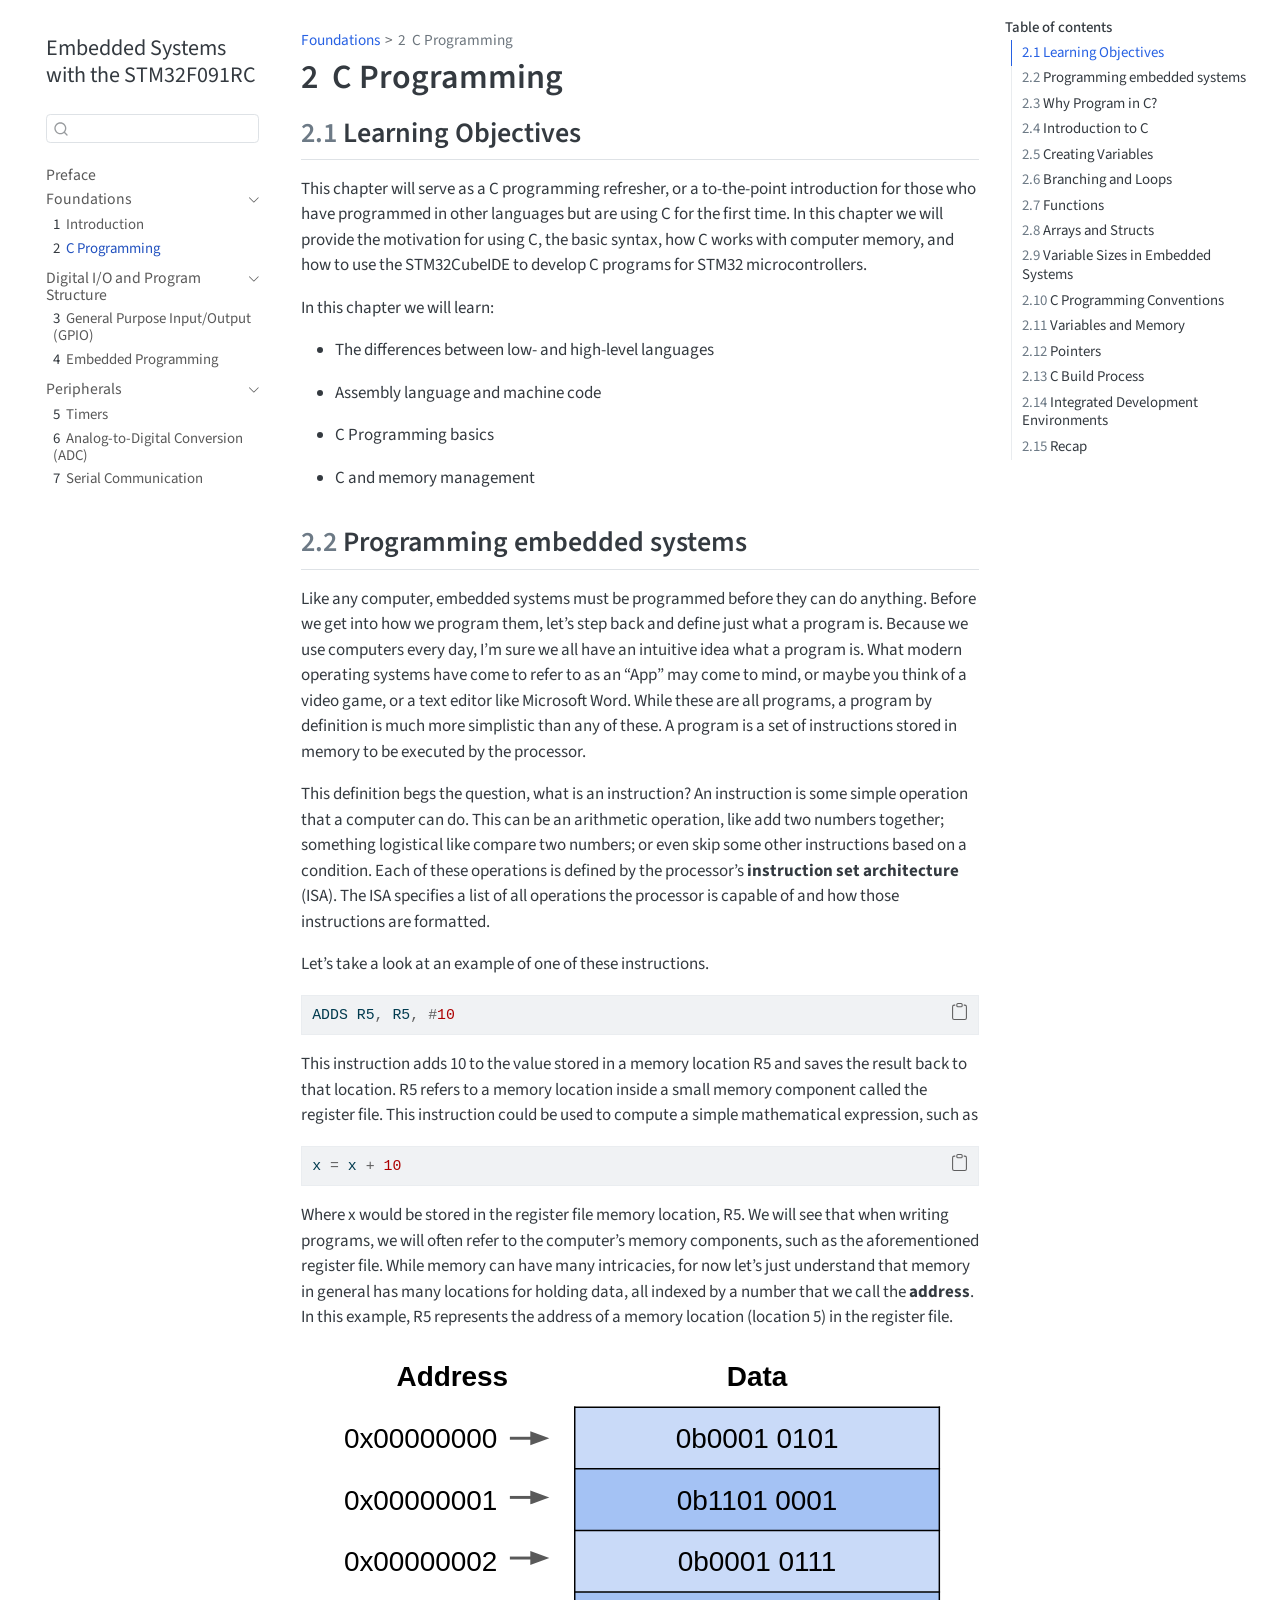
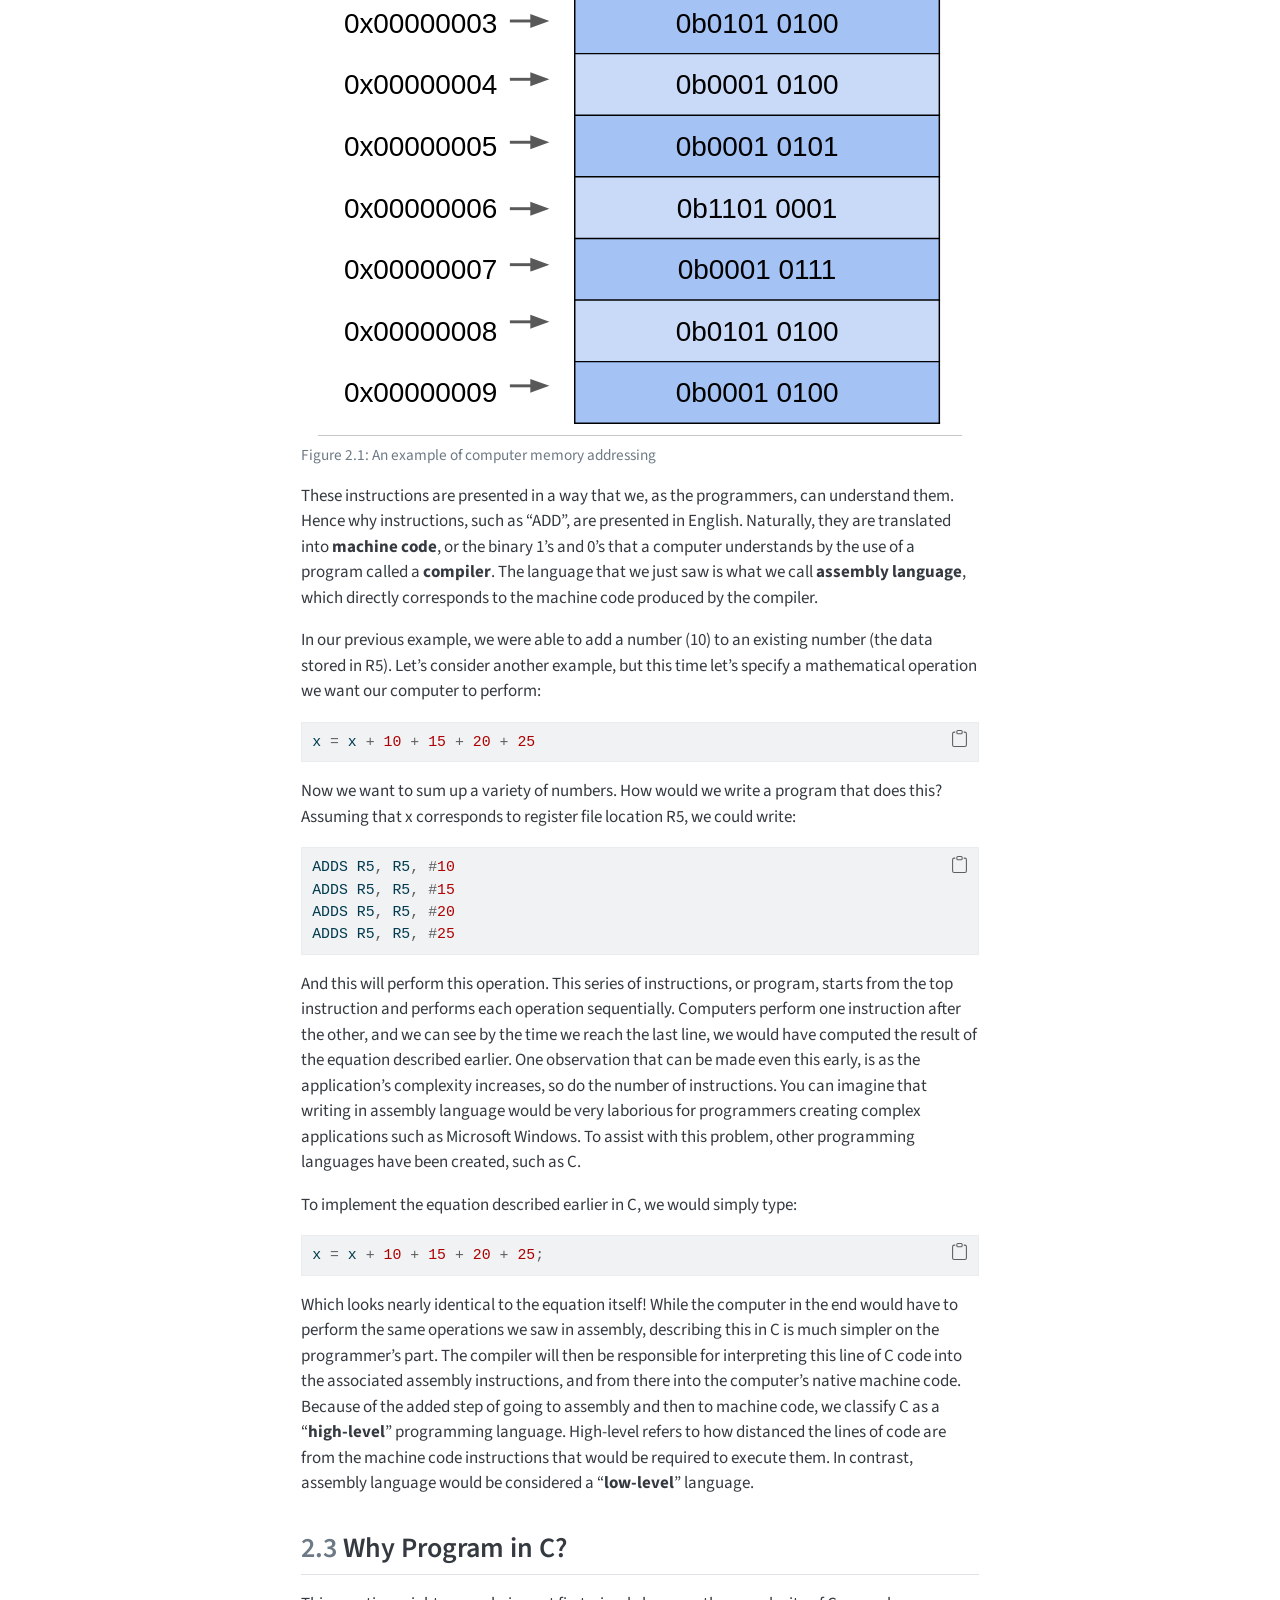
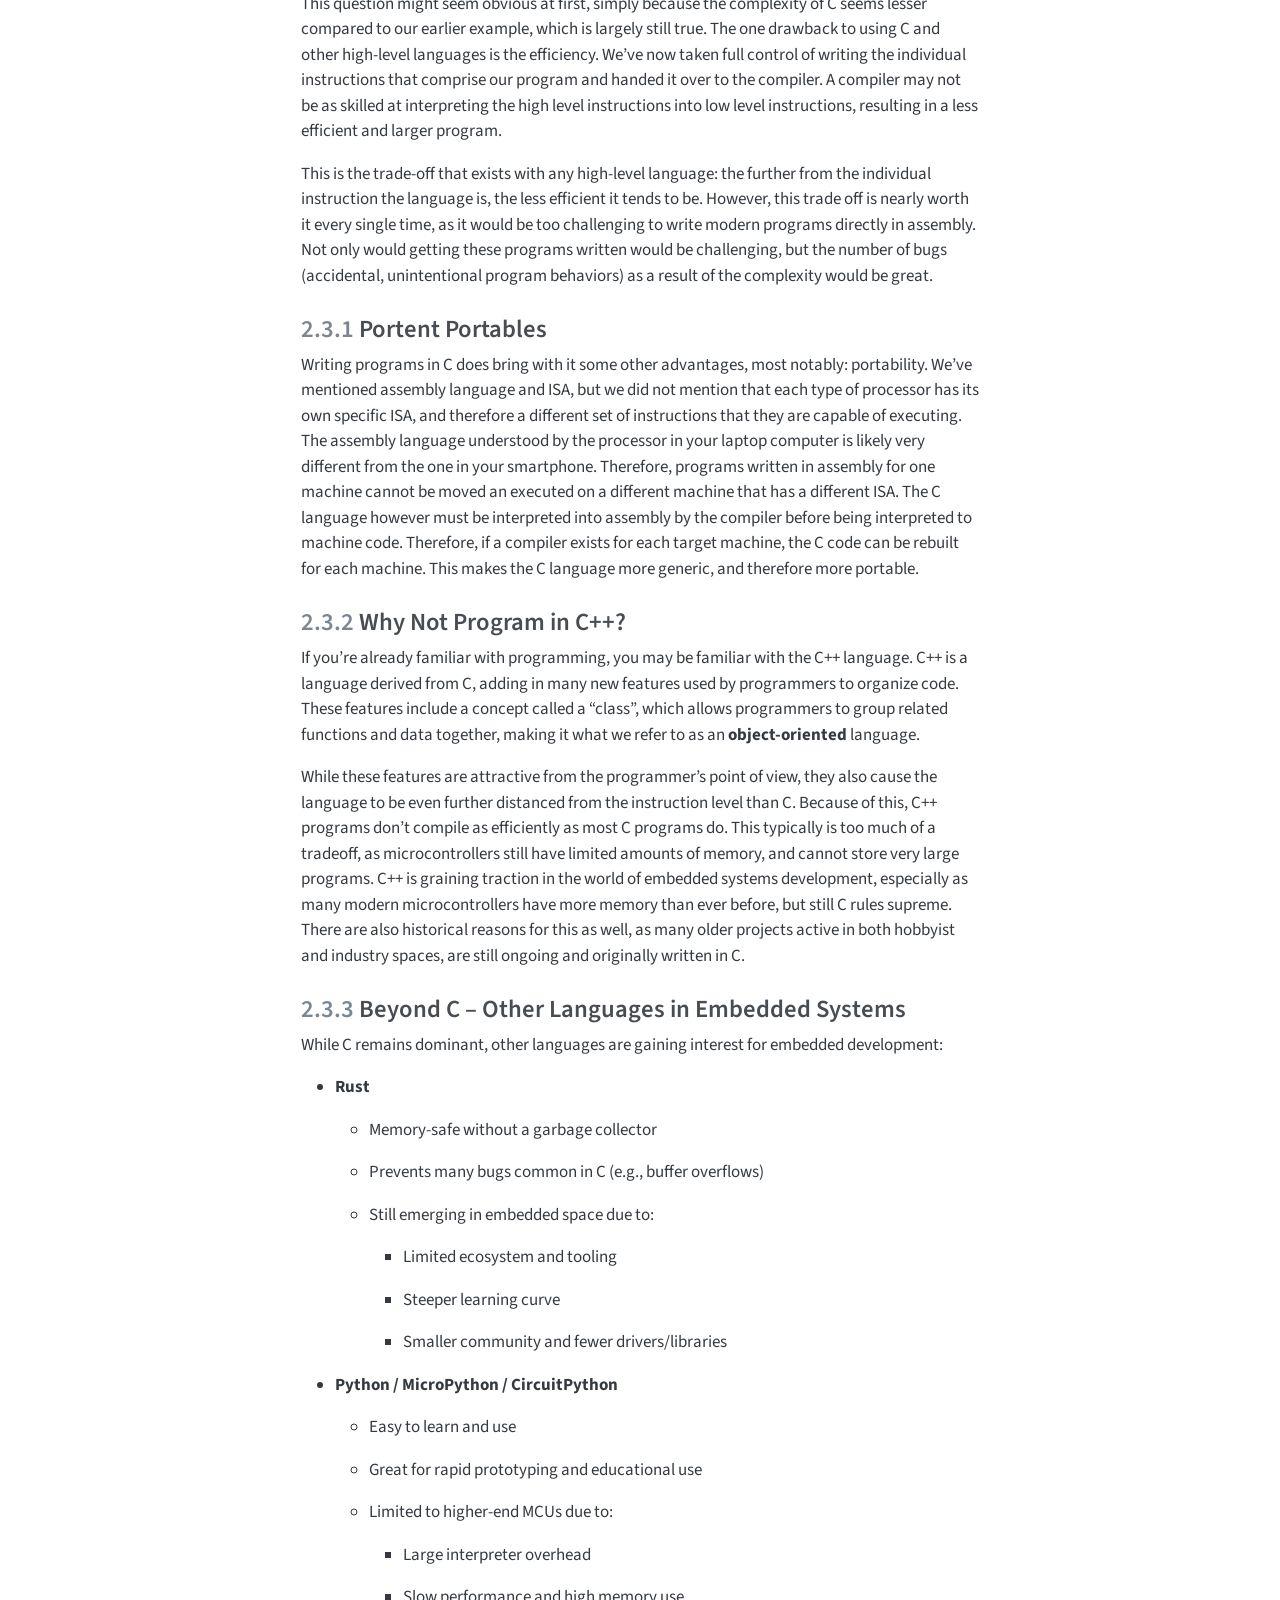
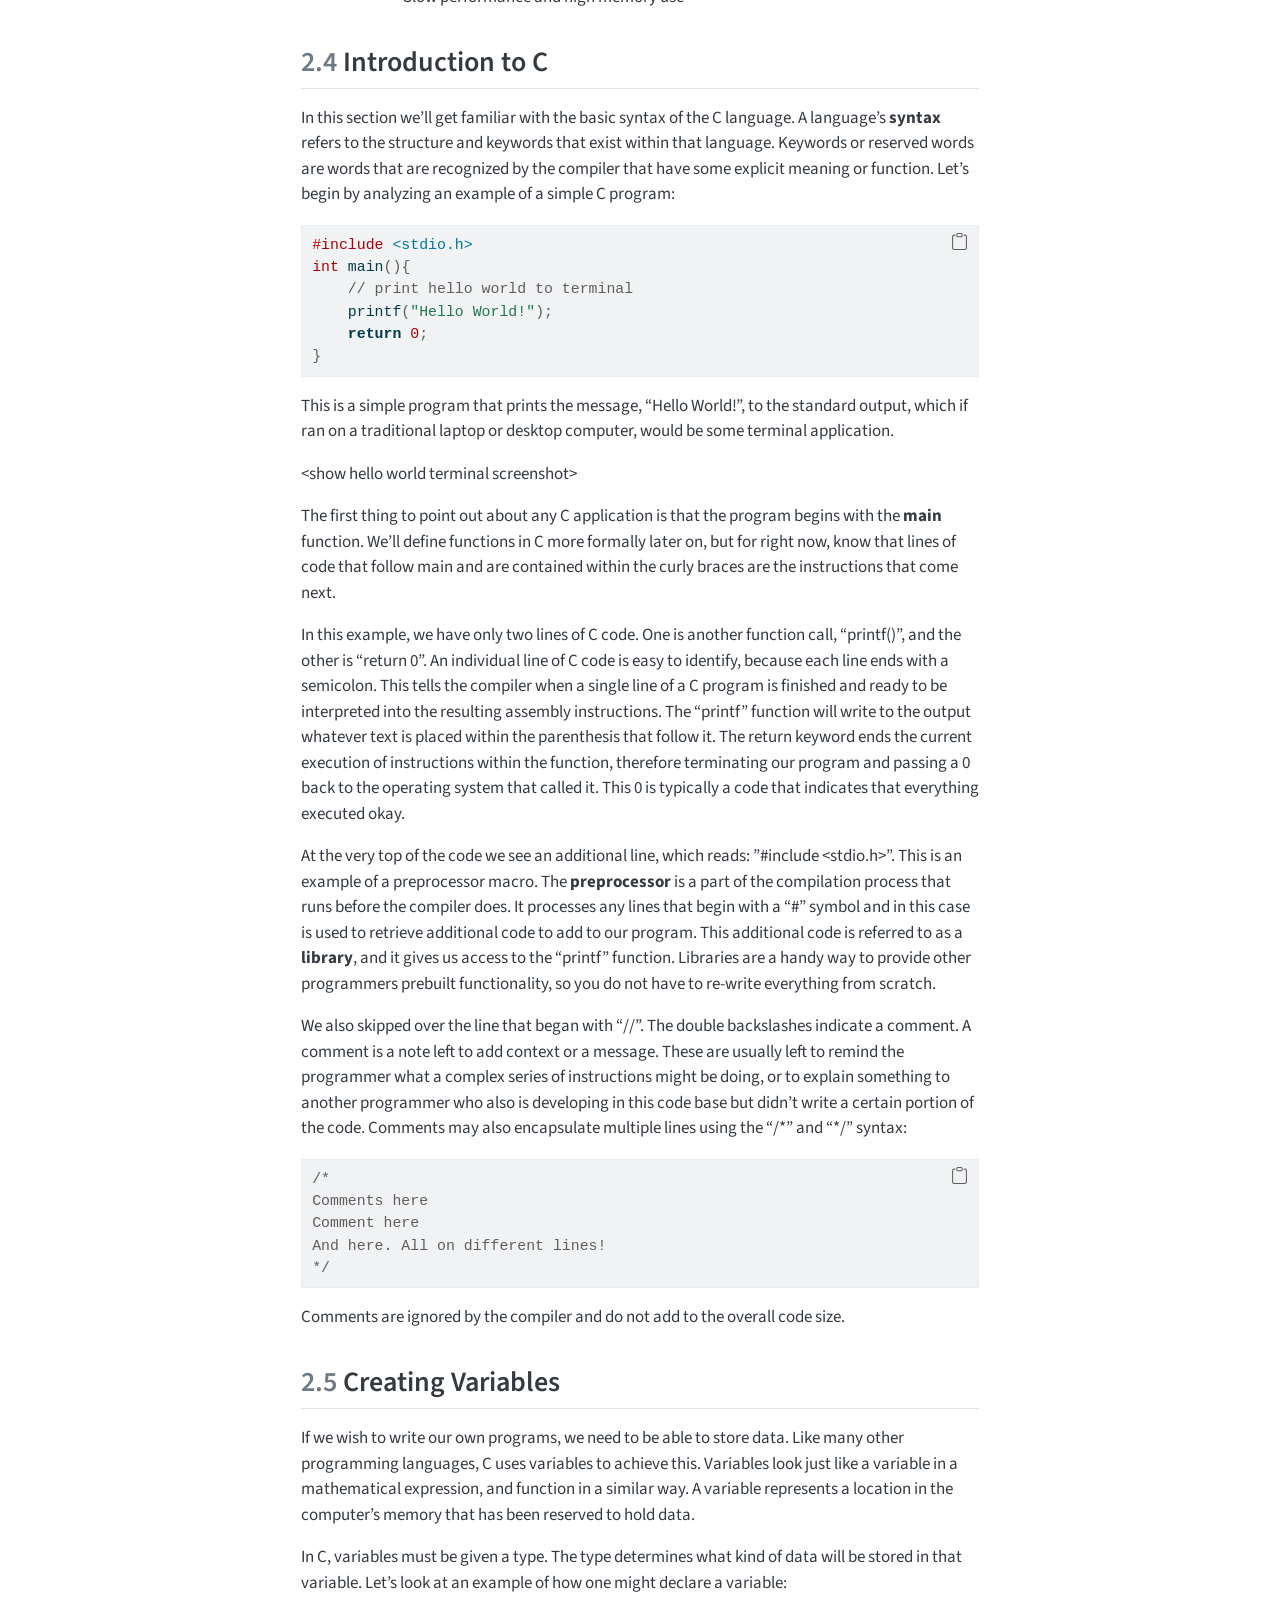
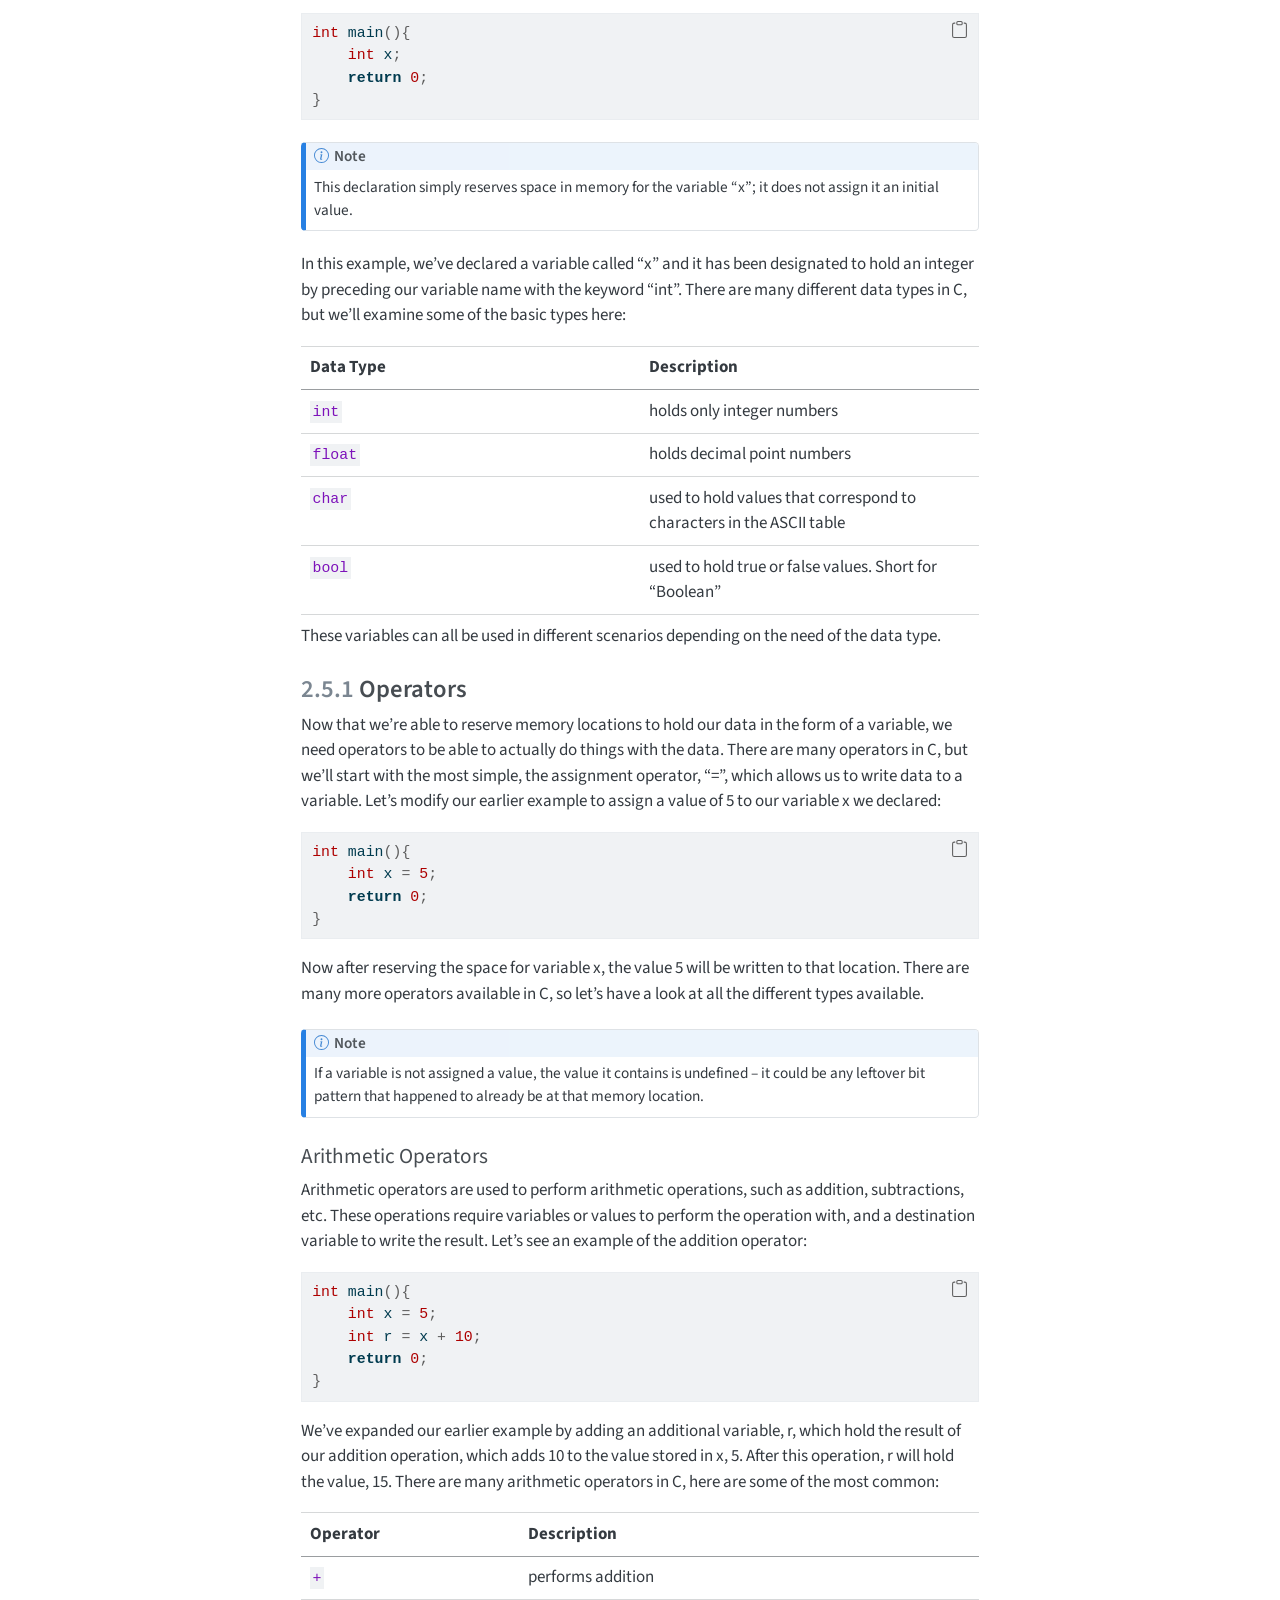
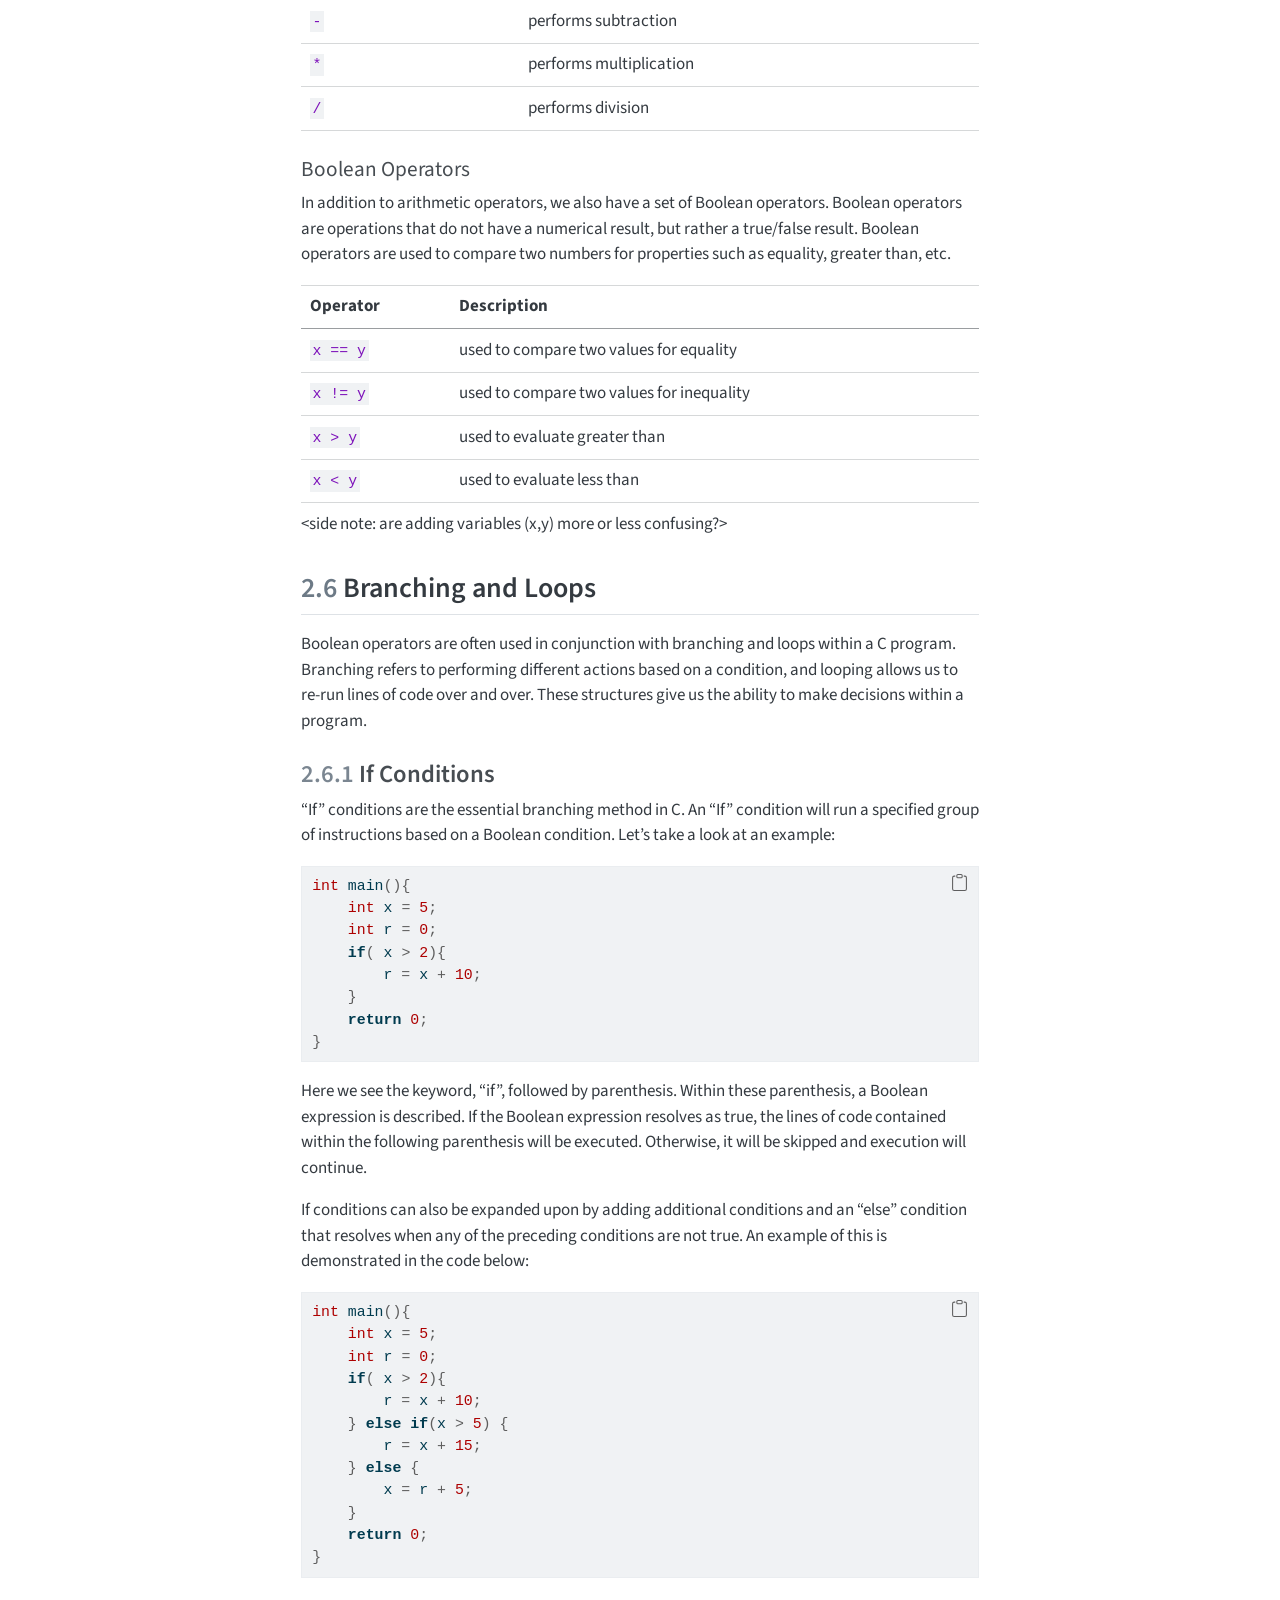
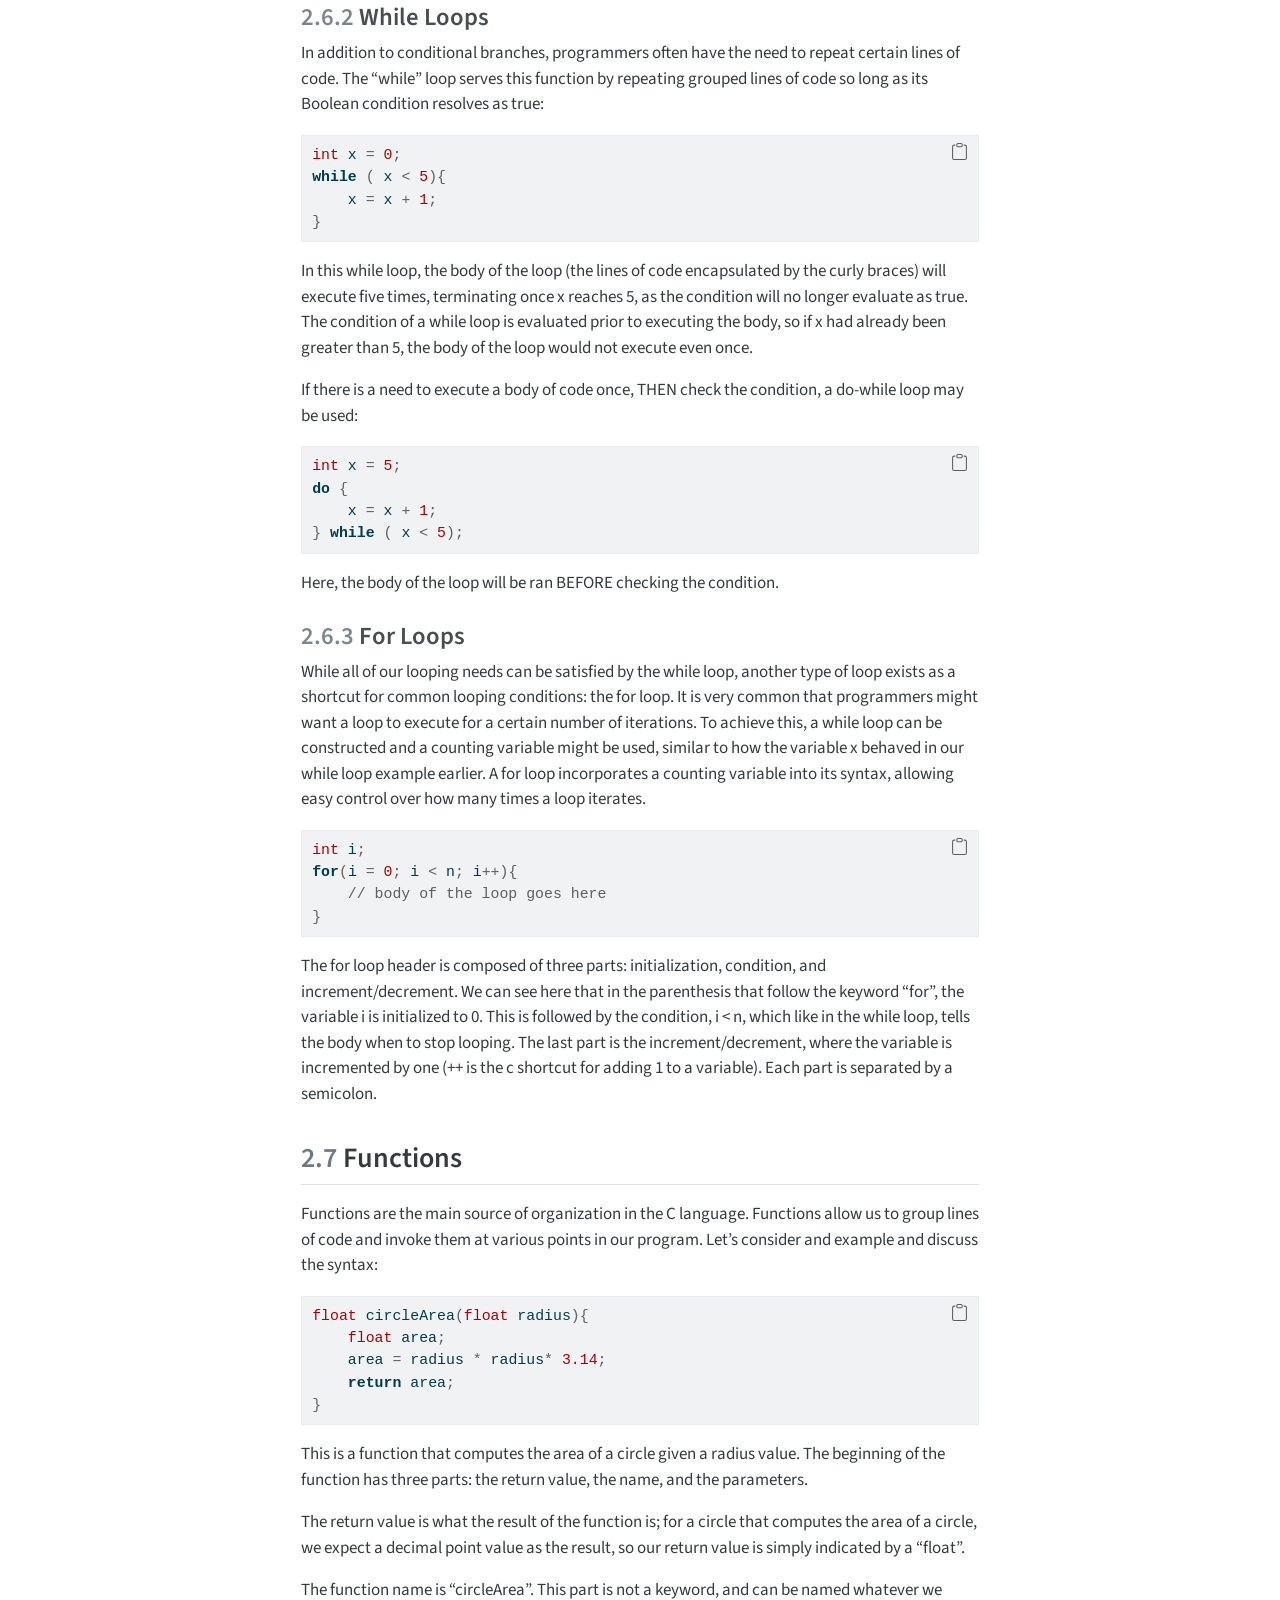
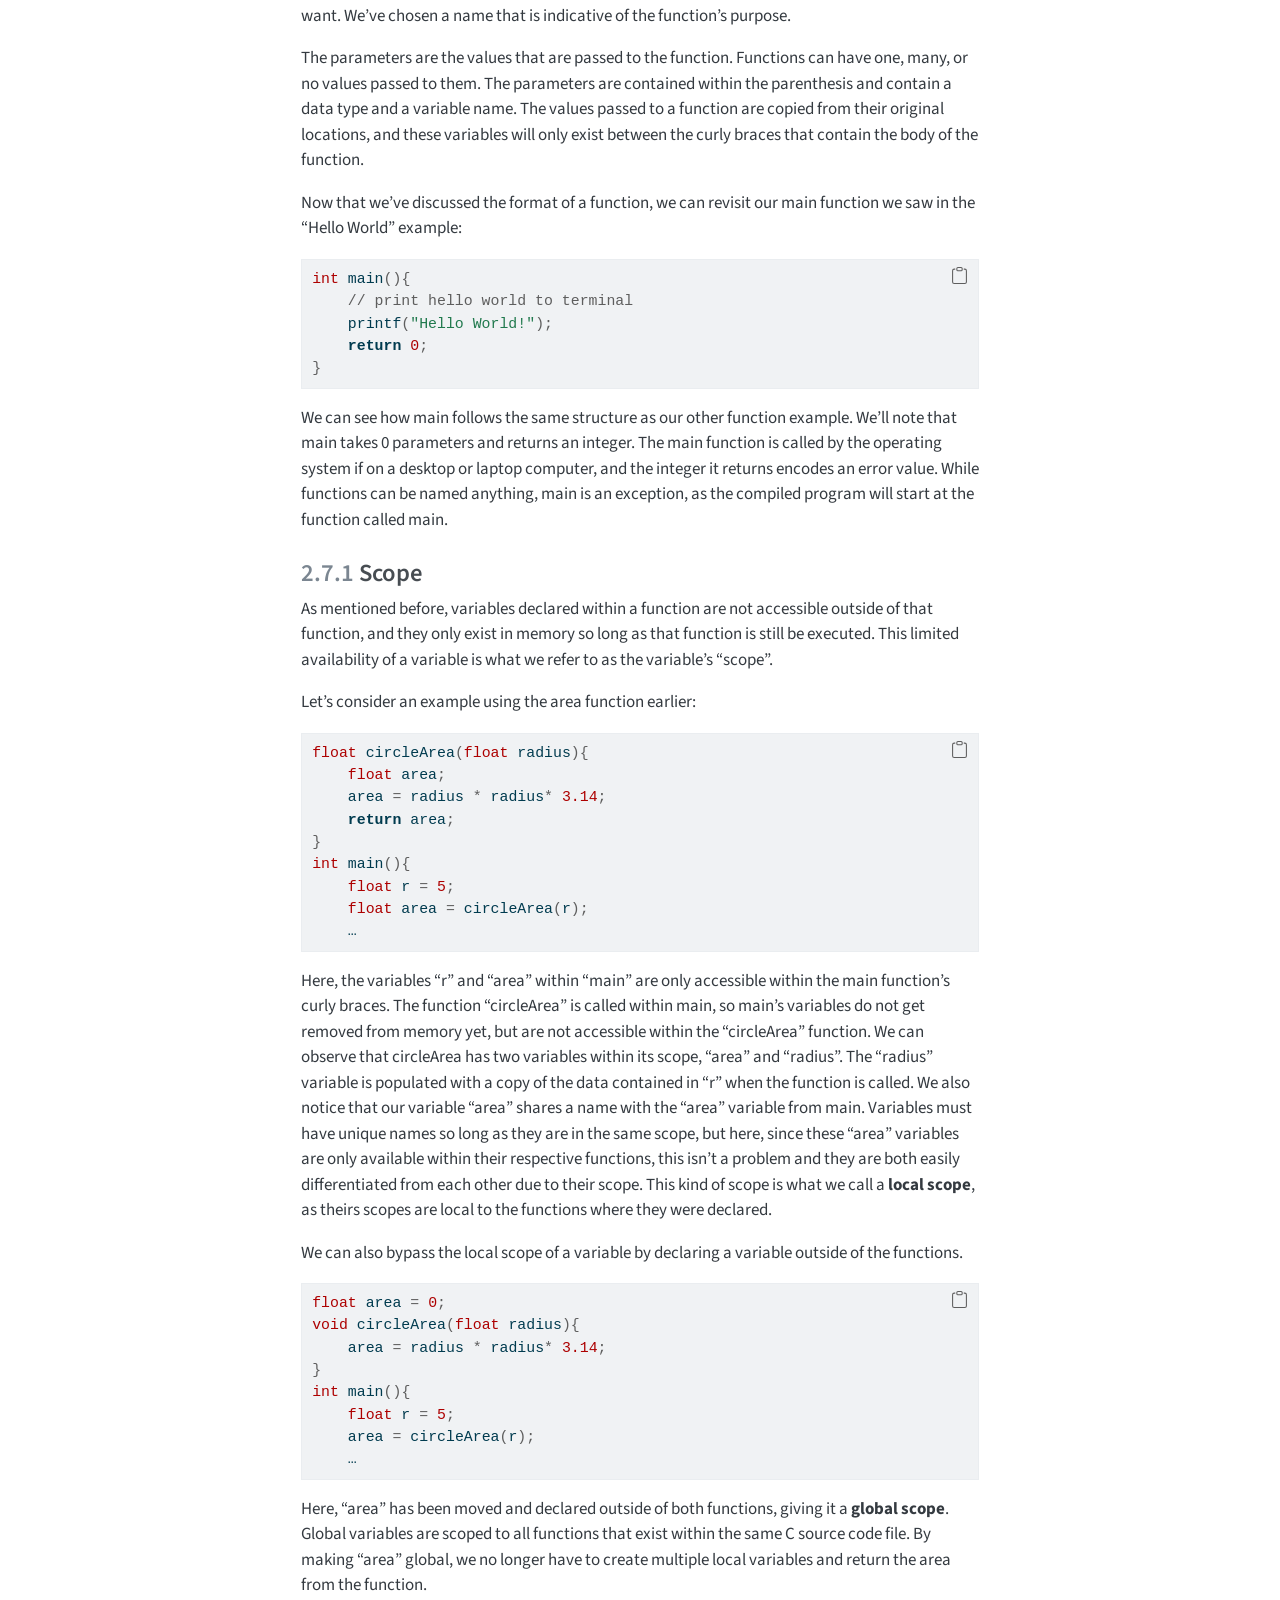
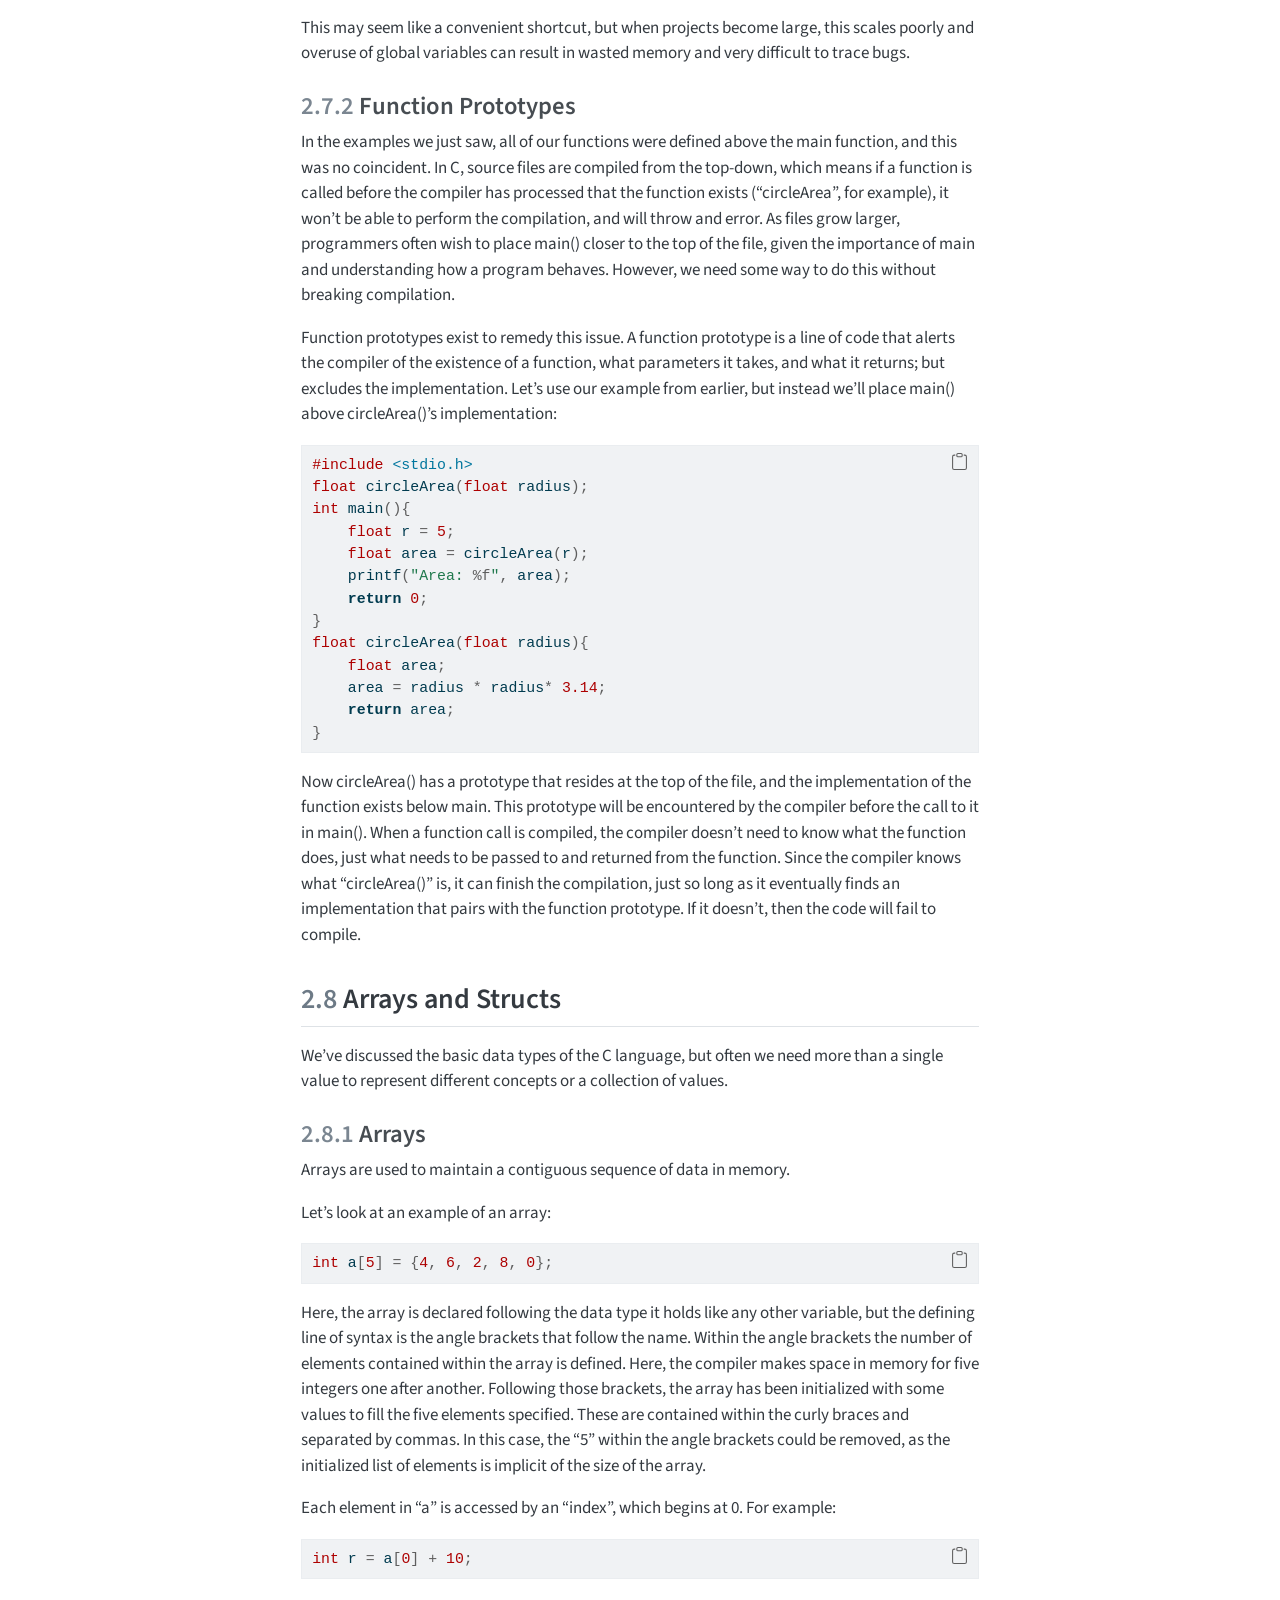
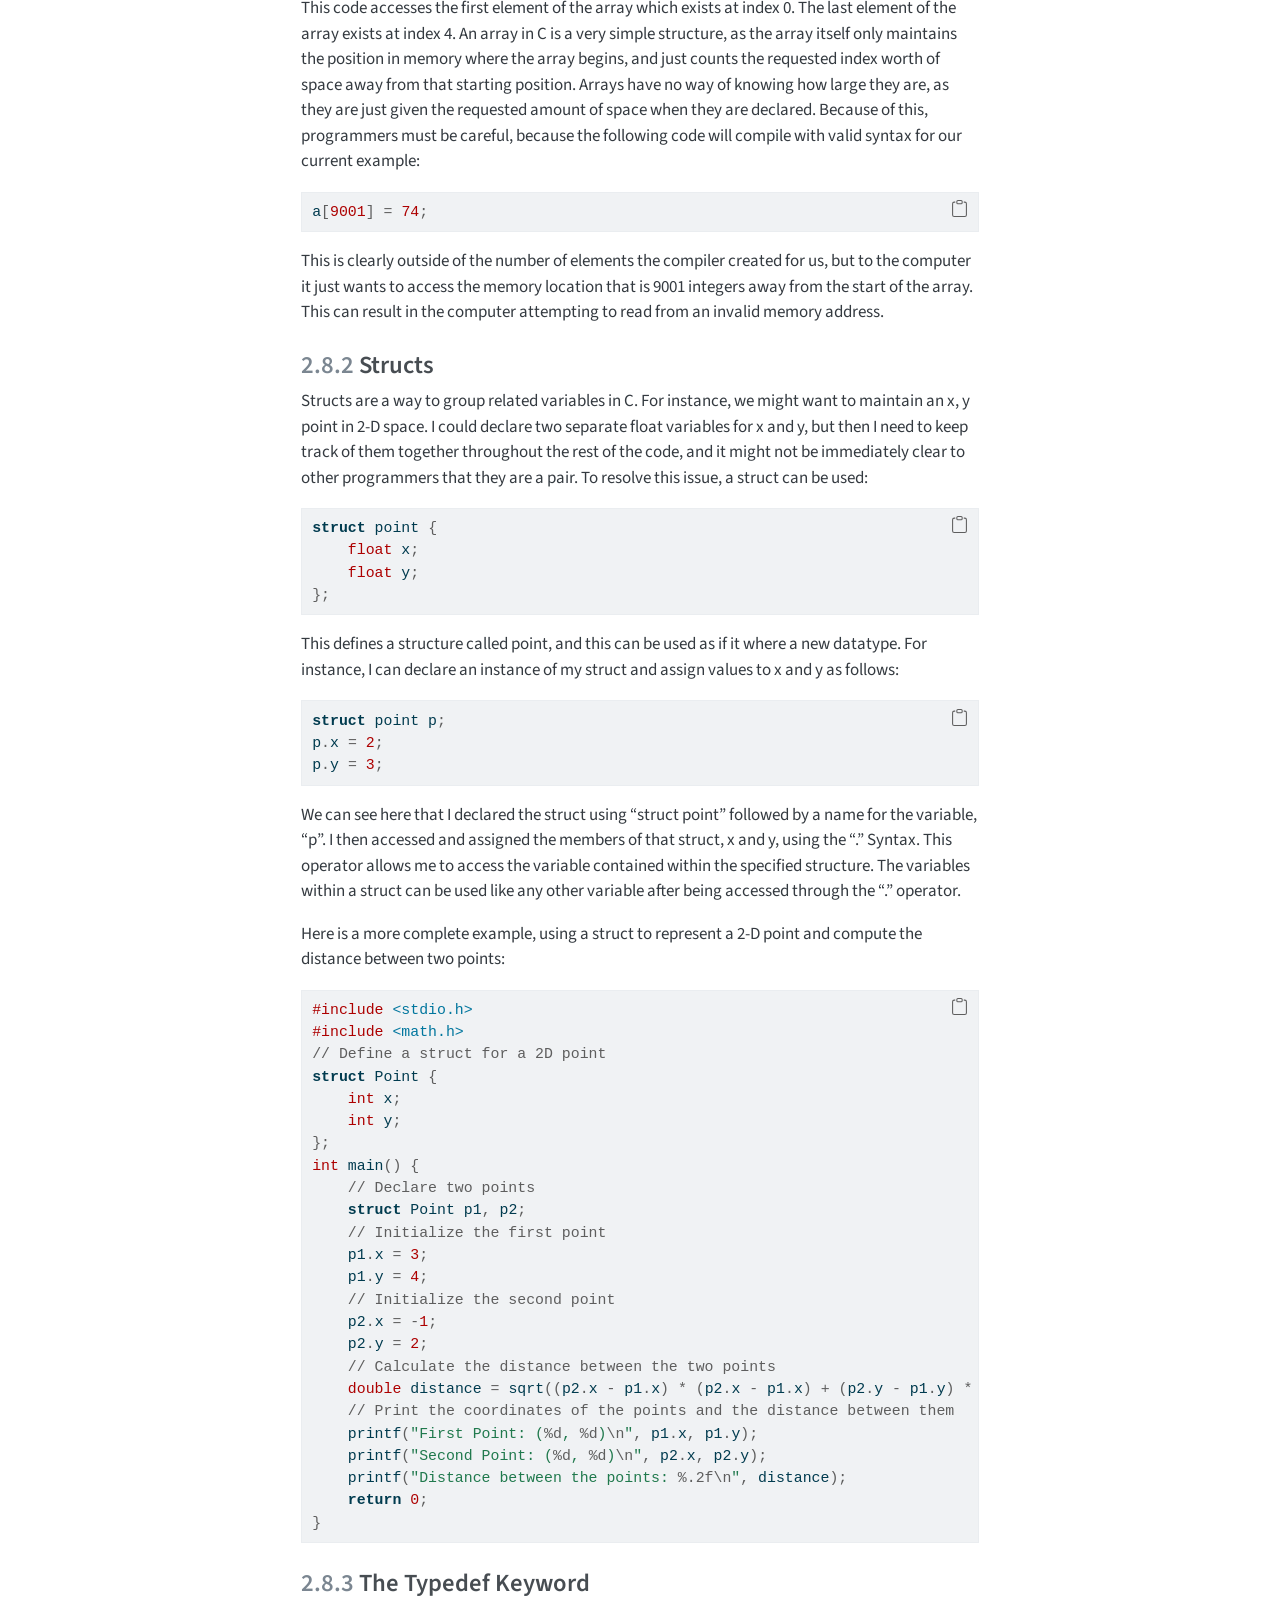
<file: chapters/02-c-programming.html>
<!DOCTYPE html>
<html xmlns="http://www.w3.org/1999/xhtml" lang="en" xml:lang="en"><head>

<meta charset="utf-8">
<meta name="generator" content="quarto-1.10.18">

<meta name="viewport" content="width=device-width, initial-scale=1.0, user-scalable=yes">


<title>2&nbsp; C Programming – Embedded Systems with the STM32F091RC</title>
<style>
/* Default styles provided by pandoc.
** See https://pandoc.org/MANUAL.html#variables-for-html for config info.
*/
span.smallcaps{font-variant: small-caps;}
div.columns{display: flex; gap: 1.5em;}
div.column{flex: auto;}
@media screen {
div.columns{gap: min(4vw, 1.5em);}
div.column{overflow-x: auto;}
}
div.hanging-indent{margin-left: 1.5em; text-indent: -1.5em;}
ul.task-list{list-style: none;}
ul.task-list li input[type="checkbox"] {
  width: 0.8em;
  margin: 0 0.8em 0.2em -1em; /* quarto-specific, see https://github.com/quarto-dev/quarto-cli/issues/4556 */ 
  vertical-align: middle;
}
/* CSS for syntax highlighting */
html { -webkit-text-size-adjust: 100%; }
pre > code.sourceCode { white-space: pre; position: relative; }
pre > code.sourceCode > span { display: inline-block; line-height: 1.25; }
pre > code.sourceCode > span:empty { height: 1.2em; }
.sourceCode { overflow: visible; }
code.sourceCode > span { color: inherit; text-decoration: inherit; }
div.sourceCode { margin: 1em 0; }
pre.sourceCode { margin: 0; }
@media screen {
div.sourceCode { overflow: auto; }
}
@media print {
pre > code.sourceCode { white-space: pre-wrap; }
pre > code.sourceCode > span { text-indent: -5em; padding-left: 5em; }
}
pre.numberSource code
  { counter-reset: source-line 0; }
pre.numberSource code > span
  { position: relative; left: -4em; counter-increment: source-line; }
pre.numberSource code > span > a:first-child::before
  { content: counter(source-line);
    position: relative; left: -1em; text-align: right; vertical-align: baseline;
    border: none; display: inline-block;
    -webkit-touch-callout: none; -webkit-user-select: none;
    -khtml-user-select: none; -moz-user-select: none;
    -ms-user-select: none; user-select: none;
    padding: 0 4px; width: 4em;
  }
pre.numberSource { margin-left: 3em;  padding-left: 4px; }
div.sourceCode
  {   }
@media screen {
pre > code.sourceCode > span > a:first-child::before { text-decoration: underline; }
}
</style>


<script src="../site_libs/quarto-nav/quarto-nav.js"></script>
<script src="../site_libs/quarto-nav/headroom.min.js"></script>
<script src="../site_libs/clipboard/clipboard.min.js"></script>
<script src="../site_libs/quarto-search/autocomplete.umd.js"></script>
<script src="../site_libs/quarto-search/fuse.min.js"></script>
<script src="../site_libs/quarto-search/quarto-search.js"></script>
<meta name="quarto:offset" content="../">
<link href="../chapters/03-gpio.html" rel="next">
<link href="../chapters/01-introduction.html" rel="prev">
<script src="../site_libs/quarto-html/quarto.js" type="module"></script>
<script src="../site_libs/quarto-html/tabsets/tabsets.js" type="module"></script>
<script src="../site_libs/quarto-html/popper.min.js"></script>
<script src="../site_libs/quarto-html/tippy.umd.min.js"></script>
<script src="../site_libs/quarto-html/anchor.min.js"></script>
<link href="../site_libs/quarto-html/tippy.css" rel="stylesheet">
<link href="../site_libs/quarto-html/quarto-syntax-highlighting-64a204ab8560d761af7679ceaba22944.css" rel="stylesheet" id="quarto-text-highlighting-styles">
<script src="../site_libs/bootstrap/bootstrap.min.js"></script>
<link href="../site_libs/bootstrap/bootstrap-icons.css" rel="stylesheet">
<link href="../site_libs/bootstrap/bootstrap-9d48ed9de51e4db89a51ee292ab6623e.min.css" rel="stylesheet" append-hash="true" id="quarto-bootstrap" data-mode="light">
<script id="quarto-search-options" type="application/json">{
  "location": "sidebar",
  "copy-button": false,
  "collapse-after": 3,
  "panel-placement": "start",
  "type": "textbox",
  "limit": 50,
  "keyboard-shortcut": [
    "f",
    "/",
    "s"
  ],
  "show-item-context": false,
  "language": {
    "search-no-results-text": "No results",
    "search-matching-documents-text": "matching documents",
    "search-copy-link-title": "Copy link to search",
    "search-hide-matches-text": "Hide additional matches",
    "search-more-match-text": "more match in this document",
    "search-more-matches-text": "more matches in this document",
    "search-clear-button-title": "Clear",
    "search-text-placeholder": "",
    "search-detached-cancel-button-title": "Cancel",
    "search-submit-button-title": "Submit",
    "search-label": "Search"
  }
}</script>


</head>

<body class="nav-sidebar floating quarto-light">

<div id="quarto-search-results"></div>
  <header id="quarto-header" class="headroom fixed-top">
  <nav class="quarto-secondary-nav">
    <div class="container-fluid d-flex">
      <button type="button" class="quarto-btn-toggle btn" data-bs-toggle="collapse" role="button" data-bs-target=".quarto-sidebar-collapse-item" aria-controls="quarto-sidebar" aria-expanded="false" aria-label="Toggle sidebar navigation" onclick="if (window.quartoToggleHeadroom) { window.quartoToggleHeadroom(); }">
        <i class="bi bi-layout-text-sidebar-reverse"></i>
      </button>
        <nav class="quarto-page-breadcrumbs" aria-label="breadcrumb"><ol class="breadcrumb"><li class="breadcrumb-item"><a href="../chapters/01-introduction.html">Foundations</a></li><li class="breadcrumb-item"><a href="../chapters/02-c-programming.html"><span class="chapter-number">2</span>&nbsp; <span class="chapter-title">C Programming</span></a></li></ol></nav>
        <a class="flex-grow-1" role="navigation" data-bs-toggle="collapse" data-bs-target=".quarto-sidebar-collapse-item" aria-controls="quarto-sidebar" aria-expanded="false" aria-label="Toggle sidebar navigation" onclick="if (window.quartoToggleHeadroom) { window.quartoToggleHeadroom(); }">      
        </a>
      <button type="button" class="btn quarto-search-button" aria-label="Search" onclick="window.quartoOpenSearch();">
        <i class="bi bi-search"></i>
      </button>
    </div>
  </nav>
</header>
<!-- content -->
<div id="quarto-content" class="quarto-container page-columns page-rows-contents page-layout-article">
<!-- sidebar -->
  <nav id="quarto-sidebar" class="sidebar collapse collapse-horizontal quarto-sidebar-collapse-item sidebar-navigation floating overflow-auto">
    <div class="pt-lg-2 mt-2 text-left sidebar-header">
    <div class="sidebar-title mb-0 py-0">
      <a href="../">Embedded Systems with the STM32F091RC</a> 
    </div>
      </div>
        <div class="mt-2 flex-shrink-0 align-items-center">
        <div class="sidebar-search">
        <div id="quarto-search" class="" title="Search"></div>
        </div>
        </div>
    <div class="sidebar-menu-container"> 
    <ul class="list-unstyled mt-1">
        <li class="sidebar-item">
  <div class="sidebar-item-container"> 
  <a href="../index.html" class="sidebar-item-text sidebar-link">
 <span class="menu-text">Preface</span></a>
  </div>
</li>
        <li class="sidebar-item sidebar-item-section">
      <div class="sidebar-item-container"> 
            <a class="sidebar-item-text sidebar-link text-start" data-bs-toggle="collapse" data-bs-target="#quarto-sidebar-section-1" role="navigation" aria-expanded="true">
 <span class="menu-text">Foundations</span></a>
          <a class="sidebar-item-toggle text-start" data-bs-toggle="collapse" data-bs-target="#quarto-sidebar-section-1" role="navigation" aria-expanded="true" aria-label="Toggle section">
            <i class="bi bi-chevron-right ms-2"></i>
          </a> 
      </div>
      <ul id="quarto-sidebar-section-1" class="collapse list-unstyled sidebar-section depth1 show">  
          <li class="sidebar-item">
  <div class="sidebar-item-container"> 
  <a href="../chapters/01-introduction.html" class="sidebar-item-text sidebar-link">
 <span class="menu-text"><span class="chapter-number">1</span>&nbsp; <span class="chapter-title">Introduction</span></span></a>
  </div>
</li>
          <li class="sidebar-item">
  <div class="sidebar-item-container"> 
  <a href="../chapters/02-c-programming.html" class="sidebar-item-text sidebar-link active">
 <span class="menu-text"><span class="chapter-number">2</span>&nbsp; <span class="chapter-title">C Programming</span></span></a>
  </div>
</li>
      </ul>
  </li>
        <li class="sidebar-item sidebar-item-section">
      <div class="sidebar-item-container"> 
            <a class="sidebar-item-text sidebar-link text-start" data-bs-toggle="collapse" data-bs-target="#quarto-sidebar-section-2" role="navigation" aria-expanded="true">
 <span class="menu-text">Digital I/O and Program Structure</span></a>
          <a class="sidebar-item-toggle text-start" data-bs-toggle="collapse" data-bs-target="#quarto-sidebar-section-2" role="navigation" aria-expanded="true" aria-label="Toggle section">
            <i class="bi bi-chevron-right ms-2"></i>
          </a> 
      </div>
      <ul id="quarto-sidebar-section-2" class="collapse list-unstyled sidebar-section depth1 show">  
          <li class="sidebar-item">
  <div class="sidebar-item-container"> 
  <a href="../chapters/03-gpio.html" class="sidebar-item-text sidebar-link">
 <span class="menu-text"><span class="chapter-number">3</span>&nbsp; <span class="chapter-title">General Purpose Input/Output (GPIO)</span></span></a>
  </div>
</li>
          <li class="sidebar-item">
  <div class="sidebar-item-container"> 
  <a href="../chapters/04-embedded-programming.html" class="sidebar-item-text sidebar-link">
 <span class="menu-text"><span class="chapter-number">4</span>&nbsp; <span class="chapter-title">Embedded Programming</span></span></a>
  </div>
</li>
      </ul>
  </li>
        <li class="sidebar-item sidebar-item-section">
      <div class="sidebar-item-container"> 
            <a class="sidebar-item-text sidebar-link text-start" data-bs-toggle="collapse" data-bs-target="#quarto-sidebar-section-3" role="navigation" aria-expanded="true">
 <span class="menu-text">Peripherals</span></a>
          <a class="sidebar-item-toggle text-start" data-bs-toggle="collapse" data-bs-target="#quarto-sidebar-section-3" role="navigation" aria-expanded="true" aria-label="Toggle section">
            <i class="bi bi-chevron-right ms-2"></i>
          </a> 
      </div>
      <ul id="quarto-sidebar-section-3" class="collapse list-unstyled sidebar-section depth1 show">  
          <li class="sidebar-item">
  <div class="sidebar-item-container"> 
  <a href="../chapters/05-timers.html" class="sidebar-item-text sidebar-link">
 <span class="menu-text"><span class="chapter-number">5</span>&nbsp; <span class="chapter-title">Timers</span></span></a>
  </div>
</li>
          <li class="sidebar-item">
  <div class="sidebar-item-container"> 
  <a href="../chapters/06-adc.html" class="sidebar-item-text sidebar-link">
 <span class="menu-text"><span class="chapter-number">6</span>&nbsp; <span class="chapter-title">Analog-to-Digital Conversion (ADC)</span></span></a>
  </div>
</li>
          <li class="sidebar-item">
  <div class="sidebar-item-container"> 
  <a href="../chapters/07-serial-communication.html" class="sidebar-item-text sidebar-link">
 <span class="menu-text"><span class="chapter-number">7</span>&nbsp; <span class="chapter-title">Serial Communication</span></span></a>
  </div>
</li>
      </ul>
  </li>
    </ul>
    </div>
</nav>
<div id="quarto-sidebar-glass" class="quarto-sidebar-collapse-item" data-bs-toggle="collapse" data-bs-target=".quarto-sidebar-collapse-item"></div>
<!-- margin-sidebar -->
    <div id="quarto-margin-sidebar" class="sidebar margin-sidebar">
        <nav id="TOC" role="doc-toc" class="toc-active">
    <h2 id="toc-title">Table of contents</h2>
   
  <ul>
  <li><a href="#learning-objectives" id="toc-learning-objectives" class="nav-link active" data-scroll-target="#learning-objectives"><span class="header-section-number">2.1</span> Learning Objectives</a></li>
  <li><a href="#programming-embedded-systems" id="toc-programming-embedded-systems" class="nav-link" data-scroll-target="#programming-embedded-systems"><span class="header-section-number">2.2</span> Programming embedded systems</a></li>
  <li><a href="#why-program-in-c" id="toc-why-program-in-c" class="nav-link" data-scroll-target="#why-program-in-c"><span class="header-section-number">2.3</span> Why Program in C?</a>
  <ul class="collapse">
  <li><a href="#portent-portables" id="toc-portent-portables" class="nav-link" data-scroll-target="#portent-portables"><span class="header-section-number">2.3.1</span> Portent Portables</a></li>
  <li><a href="#why-not-program-in-c" id="toc-why-not-program-in-c" class="nav-link" data-scroll-target="#why-not-program-in-c"><span class="header-section-number">2.3.2</span> Why Not Program in C++?</a></li>
  <li><a href="#beyond-c-other-languages-in-embedded-systems" id="toc-beyond-c-other-languages-in-embedded-systems" class="nav-link" data-scroll-target="#beyond-c-other-languages-in-embedded-systems"><span class="header-section-number">2.3.3</span> Beyond C – Other Languages in Embedded Systems</a></li>
  </ul></li>
  <li><a href="#introduction-to-c" id="toc-introduction-to-c" class="nav-link" data-scroll-target="#introduction-to-c"><span class="header-section-number">2.4</span> Introduction to C</a></li>
  <li><a href="#creating-variables" id="toc-creating-variables" class="nav-link" data-scroll-target="#creating-variables"><span class="header-section-number">2.5</span> Creating Variables</a>
  <ul class="collapse">
  <li><a href="#operators" id="toc-operators" class="nav-link" data-scroll-target="#operators"><span class="header-section-number">2.5.1</span> Operators</a></li>
  </ul></li>
  <li><a href="#branching-and-loops" id="toc-branching-and-loops" class="nav-link" data-scroll-target="#branching-and-loops"><span class="header-section-number">2.6</span> Branching and Loops</a>
  <ul class="collapse">
  <li><a href="#if-conditions" id="toc-if-conditions" class="nav-link" data-scroll-target="#if-conditions"><span class="header-section-number">2.6.1</span> If Conditions</a></li>
  <li><a href="#while-loops" id="toc-while-loops" class="nav-link" data-scroll-target="#while-loops"><span class="header-section-number">2.6.2</span> While Loops</a></li>
  <li><a href="#for-loops" id="toc-for-loops" class="nav-link" data-scroll-target="#for-loops"><span class="header-section-number">2.6.3</span> For Loops</a></li>
  </ul></li>
  <li><a href="#functions" id="toc-functions" class="nav-link" data-scroll-target="#functions"><span class="header-section-number">2.7</span> Functions</a>
  <ul class="collapse">
  <li><a href="#scope" id="toc-scope" class="nav-link" data-scroll-target="#scope"><span class="header-section-number">2.7.1</span> Scope</a></li>
  <li><a href="#function-prototypes" id="toc-function-prototypes" class="nav-link" data-scroll-target="#function-prototypes"><span class="header-section-number">2.7.2</span> Function Prototypes</a></li>
  </ul></li>
  <li><a href="#arrays-and-structs" id="toc-arrays-and-structs" class="nav-link" data-scroll-target="#arrays-and-structs"><span class="header-section-number">2.8</span> Arrays and Structs</a>
  <ul class="collapse">
  <li><a href="#arrays" id="toc-arrays" class="nav-link" data-scroll-target="#arrays"><span class="header-section-number">2.8.1</span> Arrays</a></li>
  <li><a href="#structs" id="toc-structs" class="nav-link" data-scroll-target="#structs"><span class="header-section-number">2.8.2</span> Structs</a></li>
  <li><a href="#the-typedef-keyword" id="toc-the-typedef-keyword" class="nav-link" data-scroll-target="#the-typedef-keyword"><span class="header-section-number">2.8.3</span> The Typedef Keyword</a></li>
  <li><a href="#strings" id="toc-strings" class="nav-link" data-scroll-target="#strings"><span class="header-section-number">2.8.4</span> Strings</a></li>
  </ul></li>
  <li><a href="#variable-sizes-in-embedded-systems" id="toc-variable-sizes-in-embedded-systems" class="nav-link" data-scroll-target="#variable-sizes-in-embedded-systems"><span class="header-section-number">2.9</span> Variable Sizes in Embedded Systems</a>
  <ul class="collapse">
  <li><a href="#modifiers-and-qualifiers" id="toc-modifiers-and-qualifiers" class="nav-link" data-scroll-target="#modifiers-and-qualifiers"><span class="header-section-number">2.9.1</span> Modifiers and Qualifiers</a></li>
  <li><a href="#integer-sizes-across-microcontrollers" id="toc-integer-sizes-across-microcontrollers" class="nav-link" data-scroll-target="#integer-sizes-across-microcontrollers"><span class="header-section-number">2.9.2</span> Integer Sizes Across Microcontrollers</a></li>
  </ul></li>
  <li><a href="#c-programming-conventions" id="toc-c-programming-conventions" class="nav-link" data-scroll-target="#c-programming-conventions"><span class="header-section-number">2.10</span> C Programming Conventions</a>
  <ul class="collapse">
  <li><a href="#avoiding-magic-numbers" id="toc-avoiding-magic-numbers" class="nav-link" data-scroll-target="#avoiding-magic-numbers"><span class="header-section-number">2.10.1</span> Avoiding “Magic” Numbers</a></li>
  </ul></li>
  <li><a href="#variables-and-memory" id="toc-variables-and-memory" class="nav-link" data-scroll-target="#variables-and-memory"><span class="header-section-number">2.11</span> Variables and Memory</a>
  <ul class="collapse">
  <li><a href="#memory-map" id="toc-memory-map" class="nav-link" data-scroll-target="#memory-map"><span class="header-section-number">2.11.1</span> Memory Map</a></li>
  <li><a href="#advanced-considerations-memory-behavior" id="toc-advanced-considerations-memory-behavior" class="nav-link" data-scroll-target="#advanced-considerations-memory-behavior"><span class="header-section-number">2.11.2</span> Advanced Considerations: Memory Behavior</a></li>
  </ul></li>
  <li><a href="#pointers" id="toc-pointers" class="nav-link" data-scroll-target="#pointers"><span class="header-section-number">2.12</span> Pointers</a>
  <ul class="collapse">
  <li><a href="#pointers-and-functions" id="toc-pointers-and-functions" class="nav-link" data-scroll-target="#pointers-and-functions"><span class="header-section-number">2.12.1</span> Pointers and Functions</a></li>
  <li><a href="#pointers-and-arrays" id="toc-pointers-and-arrays" class="nav-link" data-scroll-target="#pointers-and-arrays"><span class="header-section-number">2.12.2</span> Pointers and Arrays</a></li>
  <li><a href="#dynamic-memory-allocation-in-c" id="toc-dynamic-memory-allocation-in-c" class="nav-link" data-scroll-target="#dynamic-memory-allocation-in-c"><span class="header-section-number">2.12.3</span> Dynamic Memory Allocation in C</a></li>
  </ul></li>
  <li><a href="#c-build-process" id="toc-c-build-process" class="nav-link" data-scroll-target="#c-build-process"><span class="header-section-number">2.13</span> C Build Process</a>
  <ul class="collapse">
  <li><a href="#preprocessor" id="toc-preprocessor" class="nav-link" data-scroll-target="#preprocessor"><span class="header-section-number">2.13.1</span> Preprocessor</a></li>
  <li><a href="#the-compiler" id="toc-the-compiler" class="nav-link" data-scroll-target="#the-compiler"><span class="header-section-number">2.13.2</span> The Compiler</a></li>
  <li><a href="#the-assembler" id="toc-the-assembler" class="nav-link" data-scroll-target="#the-assembler"><span class="header-section-number">2.13.3</span> The Assembler</a></li>
  <li><a href="#the-linker" id="toc-the-linker" class="nav-link" data-scroll-target="#the-linker"><span class="header-section-number">2.13.4</span> The Linker</a></li>
  <li><a href="#the-loader" id="toc-the-loader" class="nav-link" data-scroll-target="#the-loader"><span class="header-section-number">2.13.5</span> The Loader</a></li>
  <li><a href="#cross-compilers" id="toc-cross-compilers" class="nav-link" data-scroll-target="#cross-compilers"><span class="header-section-number">2.13.6</span> Cross Compilers</a></li>
  </ul></li>
  <li><a href="#integrated-development-environments" id="toc-integrated-development-environments" class="nav-link" data-scroll-target="#integrated-development-environments"><span class="header-section-number">2.14</span> Integrated Development Environments</a>
  <ul class="collapse">
  <li><a href="#stm32cubeide" id="toc-stm32cubeide" class="nav-link" data-scroll-target="#stm32cubeide"><span class="header-section-number">2.14.1</span> STM32CubeIDE</a></li>
  </ul></li>
  <li><a href="#recap" id="toc-recap" class="nav-link" data-scroll-target="#recap"><span class="header-section-number">2.15</span> Recap</a></li>
  </ul>
</nav>
    </div>
<!-- main -->
<main class="content" id="quarto-document-content">

<header id="title-block-header" class="quarto-title-block default"><nav class="quarto-page-breadcrumbs quarto-title-breadcrumbs d-none d-lg-block" aria-label="breadcrumb"><ol class="breadcrumb"><li class="breadcrumb-item"><a href="../chapters/01-introduction.html">Foundations</a></li><li class="breadcrumb-item"><a href="../chapters/02-c-programming.html"><span class="chapter-number">2</span>&nbsp; <span class="chapter-title">C Programming</span></a></li></ol></nav>
<div class="quarto-title">
<h1 class="title"><span class="chapter-number">2</span>&nbsp; <span class="chapter-title">C Programming</span></h1>
</div>



<div class="quarto-title-meta">

    
  
    
  </div>
  


</header>


<section id="learning-objectives" class="level2" data-number="2.1">
<h2 data-number="2.1" class="anchored" data-anchor-id="learning-objectives"><span class="header-section-number">2.1</span> Learning Objectives</h2>
<p>This chapter will serve as a C programming refresher, or a to-the-point introduction for those who have programmed in other languages but are using C for the first time. In this chapter we will provide the motivation for using C, the basic syntax, how C works with computer memory, and how to use the STM32CubeIDE to develop C programs for STM32 microcontrollers.</p>
<p>In this chapter we will learn:</p>
<ul>
<li><p>The differences between low- and high-level languages</p></li>
<li><p>Assembly language and machine code</p></li>
<li><p>C Programming basics</p></li>
<li><p>C and memory management</p></li>
</ul>
</section>
<section id="programming-embedded-systems" class="level2" data-number="2.2">
<h2 data-number="2.2" class="anchored" data-anchor-id="programming-embedded-systems"><span class="header-section-number">2.2</span> Programming embedded systems</h2>
<p>Like any computer, embedded systems must be programmed before they can do anything. Before we get into how we program them, let’s step back and define just what a program is. Because we use computers every day, I’m sure we all have an intuitive idea what a program is. What modern operating systems have come to refer to as an “App” may come to mind, or maybe you think of a video game, or a text editor like Microsoft Word. While these are all programs, a program by definition is much more simplistic than any of these. A program is a set of instructions stored in memory to be executed by the processor.</p>
<p>This definition begs the question, what is an instruction? An instruction is some simple operation that a computer can do. This can be an arithmetic operation, like add two numbers together; something logistical like compare two numbers; or even skip some other instructions based on a condition. Each of these operations is defined by the processor’s <strong>instruction set architecture</strong> (ISA). The ISA specifies a list of all operations the processor is capable of and how those instructions are formatted.</p>
<p>Let’s take a look at an example of one of these instructions.</p>
<div class="code-copy-outer-scaffold"><div class="sourceCode" id="cb1"><pre class="sourceCode asm code-with-copy"><code class="sourceCode fasm"><span id="cb1-1"><a href="#cb1-1" aria-hidden="true" tabindex="-1"></a>ADDS R5<span class="op">,</span> R5<span class="op">,</span> <span class="op">#</span><span class="dv">10</span></span></code></pre></div><button title="Copy to Clipboard" class="code-copy-button"><i class="bi"></i></button></div>
<p>This instruction adds 10 to the value stored in a memory location R5 and saves the result back to that location. R5 refers to a memory location inside a small memory component called the register file. This instruction could be used to compute a simple mathematical expression, such as</p>
<div class="code-copy-outer-scaffold"><div class="sourceCode" id="cb2"><pre class="sourceCode c code-with-copy"><code class="sourceCode c"><span id="cb2-1"><a href="#cb2-1" aria-hidden="true" tabindex="-1"></a>x <span class="op">=</span> x <span class="op">+</span> <span class="dv">10</span></span></code></pre></div><button title="Copy to Clipboard" class="code-copy-button"><i class="bi"></i></button></div>
<p>Where x would be stored in the register file memory location, R5. We will see that when writing programs, we will often refer to the computer’s memory components, such as the aforementioned register file. While memory can have many intricacies, for now let’s just understand that memory in general has many locations for holding data, all indexed by a number that we call the <strong>address</strong>. In this example, R5 represents the address of a memory location (location 5) in the register file.</p>
<div id="fig-ch02-2-1" class="quarto-float quarto-figure quarto-figure-center anchored">
<figure class="quarto-float quarto-float-fig figure">
<div aria-describedby="fig-ch02-2-1-caption-0ceaefa1-69ba-4598-a22c-09a6ac19f8ca">
<img src="../images/ch02/image10.png" class="img-fluid figure-img">
</div>
<figcaption class="quarto-float-caption-bottom quarto-float-caption quarto-float-fig" id="fig-ch02-2-1-caption-0ceaefa1-69ba-4598-a22c-09a6ac19f8ca">
Figure&nbsp;2.1: An example of computer memory addressing
</figcaption>
</figure>
</div>
<p>These instructions are presented in a way that we, as the programmers, can understand them. Hence why instructions, such as “ADD”, are presented in English. Naturally, they are translated into <strong>machine code</strong>, or the binary 1’s and 0’s that a computer understands by the use of a program called a <strong>compiler</strong>. The language that we just saw is what we call <strong>assembly language</strong>, which directly corresponds to the machine code produced by the compiler.</p>
<p>In our previous example, we were able to add a number (10) to an existing number (the data stored in R5). Let’s consider another example, but this time let’s specify a mathematical operation we want our computer to perform:</p>
<div class="code-copy-outer-scaffold"><div class="sourceCode" id="cb3"><pre class="sourceCode c code-with-copy"><code class="sourceCode c"><span id="cb3-1"><a href="#cb3-1" aria-hidden="true" tabindex="-1"></a>x <span class="op">=</span> x <span class="op">+</span> <span class="dv">10</span> <span class="op">+</span> <span class="dv">15</span> <span class="op">+</span> <span class="dv">20</span> <span class="op">+</span> <span class="dv">25</span></span></code></pre></div><button title="Copy to Clipboard" class="code-copy-button"><i class="bi"></i></button></div>
<p>Now we want to sum up a variety of numbers. How would we write a program that does this? Assuming that x corresponds to register file location R5, we could write:</p>
<div class="code-copy-outer-scaffold"><div class="sourceCode" id="cb4"><pre class="sourceCode asm code-with-copy"><code class="sourceCode fasm"><span id="cb4-1"><a href="#cb4-1" aria-hidden="true" tabindex="-1"></a>ADDS R5<span class="op">,</span> R5<span class="op">,</span> <span class="op">#</span><span class="dv">10</span></span>
<span id="cb4-2"><a href="#cb4-2" aria-hidden="true" tabindex="-1"></a>ADDS R5<span class="op">,</span> R5<span class="op">,</span> <span class="op">#</span><span class="dv">15</span></span>
<span id="cb4-3"><a href="#cb4-3" aria-hidden="true" tabindex="-1"></a>ADDS R5<span class="op">,</span> R5<span class="op">,</span> <span class="op">#</span><span class="dv">20</span></span>
<span id="cb4-4"><a href="#cb4-4" aria-hidden="true" tabindex="-1"></a>ADDS R5<span class="op">,</span> R5<span class="op">,</span> <span class="op">#</span><span class="dv">25</span></span></code></pre></div><button title="Copy to Clipboard" class="code-copy-button"><i class="bi"></i></button></div>
<p>And this will perform this operation. This series of instructions, or program, starts from the top instruction and performs each operation sequentially. Computers perform one instruction after the other, and we can see by the time we reach the last line, we would have computed the result of the equation described earlier. One observation that can be made even this early, is as the application’s complexity increases, so do the number of instructions. You can imagine that writing in assembly language would be very laborious for programmers creating complex applications such as Microsoft Windows. To assist with this problem, other programming languages have been created, such as C.</p>
<p>To implement the equation described earlier in C, we would simply type:</p>
<div class="code-copy-outer-scaffold"><div class="sourceCode" id="cb5"><pre class="sourceCode c code-with-copy"><code class="sourceCode c"><span id="cb5-1"><a href="#cb5-1" aria-hidden="true" tabindex="-1"></a>x <span class="op">=</span> x <span class="op">+</span> <span class="dv">10</span> <span class="op">+</span> <span class="dv">15</span> <span class="op">+</span> <span class="dv">20</span> <span class="op">+</span> <span class="dv">25</span><span class="op">;</span></span></code></pre></div><button title="Copy to Clipboard" class="code-copy-button"><i class="bi"></i></button></div>
<p>Which looks nearly identical to the equation itself! While the computer in the end would have to perform the same operations we saw in assembly, describing this in C is much simpler on the programmer’s part. The compiler will then be responsible for interpreting this line of C code into the associated assembly instructions, and from there into the computer’s native machine code. Because of the added step of going to assembly and then to machine code, we classify C as a “<strong>high-level</strong>” programming language. High-level refers to how distanced the lines of code are from the machine code instructions that would be required to execute them. In contrast, assembly language would be considered a “<strong>low-level</strong>” language.</p>
</section>
<section id="why-program-in-c" class="level2" data-number="2.3">
<h2 data-number="2.3" class="anchored" data-anchor-id="why-program-in-c"><span class="header-section-number">2.3</span> Why Program in C?</h2>
<p>This question might seem obvious at first, simply because the complexity of C seems lesser compared to our earlier example, which is largely still true. The one drawback to using C and other high-level languages is the efficiency. We’ve now taken full control of writing the individual instructions that comprise our program and handed it over to the compiler. A compiler may not be as skilled at interpreting the high level instructions into low level instructions, resulting in a less efficient and larger program.</p>
<p>This is the trade-off that exists with any high-level language: the further from the individual instruction the language is, the less efficient it tends to be. However, this trade off is nearly worth it every single time, as it would be too challenging to write modern programs directly in assembly. Not only would getting these programs written would be challenging, but the number of bugs (accidental, unintentional program behaviors) as a result of the complexity would be great.</p>
<section id="portent-portables" class="level3" data-number="2.3.1">
<h3 data-number="2.3.1" class="anchored" data-anchor-id="portent-portables"><span class="header-section-number">2.3.1</span> Portent Portables</h3>
<p>Writing programs in C does bring with it some other advantages, most notably: portability. We’ve mentioned assembly language and ISA, but we did not mention that each type of processor has its own specific ISA, and therefore a different set of instructions that they are capable of executing. The assembly language understood by the processor in your laptop computer is likely very different from the one in your smartphone. Therefore, programs written in assembly for one machine cannot be moved an executed on a different machine that has a different ISA. The C language however must be interpreted into assembly by the compiler before being interpreted to machine code. Therefore, if a compiler exists for each target machine, the C code can be rebuilt for each machine. This makes the C language more generic, and therefore more portable.</p>
</section>
<section id="why-not-program-in-c" class="level3" data-number="2.3.2">
<h3 data-number="2.3.2" class="anchored" data-anchor-id="why-not-program-in-c"><span class="header-section-number">2.3.2</span> Why Not Program in C++?</h3>
<p>If you’re already familiar with programming, you may be familiar with the C++ language. C++ is a language derived from C, adding in many new features used by programmers to organize code. These features include a concept called a “class”, which allows programmers to group related functions and data together, making it what we refer to as an <strong>object-oriented</strong> language.</p>
<p>While these features are attractive from the programmer’s point of view, they also cause the language to be even further distanced from the instruction level than C. Because of this, C++ programs don’t compile as efficiently as most C programs do. This typically is too much of a tradeoff, as microcontrollers still have limited amounts of memory, and cannot store very large programs. C++ is graining traction in the world of embedded systems development, especially as many modern microcontrollers have more memory than ever before, but still C rules supreme. There are also historical reasons for this as well, as many older projects active in both hobbyist and industry spaces, are still ongoing and originally written in C.</p>
</section>
<section id="beyond-c-other-languages-in-embedded-systems" class="level3" data-number="2.3.3">
<h3 data-number="2.3.3" class="anchored" data-anchor-id="beyond-c-other-languages-in-embedded-systems"><span class="header-section-number">2.3.3</span> Beyond C – Other Languages in Embedded Systems</h3>
<p>While C remains dominant, other languages are gaining interest for embedded development:</p>
<ul>
<li><p><strong>Rust</strong></p>
<ul>
<li><p>Memory-safe without a garbage collector</p></li>
<li><p>Prevents many bugs common in C (e.g., buffer overflows)</p></li>
<li><p>Still emerging in embedded space due to:</p>
<ul>
<li><p>Limited ecosystem and tooling</p></li>
<li><p>Steeper learning curve</p></li>
<li><p>Smaller community and fewer drivers/libraries</p></li>
</ul></li>
</ul></li>
<li><p><strong>Python / MicroPython / CircuitPython</strong></p>
<ul>
<li><p>Easy to learn and use</p></li>
<li><p>Great for rapid prototyping and educational use</p></li>
<li><p>Limited to higher-end MCUs due to:</p>
<ul>
<li><p>Large interpreter overhead</p></li>
<li><p>Slow performance and high memory use</p></li>
</ul></li>
</ul></li>
</ul>
</section>
</section>
<section id="introduction-to-c" class="level2" data-number="2.4">
<h2 data-number="2.4" class="anchored" data-anchor-id="introduction-to-c"><span class="header-section-number">2.4</span> Introduction to C</h2>
<p>In this section we’ll get familiar with the basic syntax of the C language. A language’s <strong>syntax</strong> refers to the structure and keywords that exist within that language. Keywords or reserved words are words that are recognized by the compiler that have some explicit meaning or function. Let’s begin by analyzing an example of a simple C program:</p>
<div class="code-copy-outer-scaffold"><div class="sourceCode" id="cb6"><pre class="sourceCode c code-with-copy"><code class="sourceCode c"><span id="cb6-1"><a href="#cb6-1" aria-hidden="true" tabindex="-1"></a><span class="pp">#include </span><span class="im">&lt;stdio.h&gt;</span></span>
<span id="cb6-2"><a href="#cb6-2" aria-hidden="true" tabindex="-1"></a><span class="dt">int</span> main<span class="op">(){</span></span>
<span id="cb6-3"><a href="#cb6-3" aria-hidden="true" tabindex="-1"></a>    <span class="co">// print hello world to terminal</span></span>
<span id="cb6-4"><a href="#cb6-4" aria-hidden="true" tabindex="-1"></a>    printf<span class="op">(</span><span class="st">"Hello World!"</span><span class="op">);</span></span>
<span id="cb6-5"><a href="#cb6-5" aria-hidden="true" tabindex="-1"></a>    <span class="cf">return</span> <span class="dv">0</span><span class="op">;</span></span>
<span id="cb6-6"><a href="#cb6-6" aria-hidden="true" tabindex="-1"></a><span class="op">}</span></span></code></pre></div><button title="Copy to Clipboard" class="code-copy-button"><i class="bi"></i></button></div>
<p>This is a simple program that prints the message, “Hello World!”, to the standard output, which if ran on a traditional laptop or desktop computer, would be some terminal application.</p>
<p>&lt;show hello world terminal screenshot&gt;</p>
<p>The first thing to point out about any C application is that the program begins with the <strong>main</strong> function. We’ll define functions in C more formally later on, but for right now, know that lines of code that follow main and are contained within the curly braces are the instructions that come next.</p>
<p>In this example, we have only two lines of C code. One is another function call, “printf()”, and the other is “return 0”. An individual line of C code is easy to identify, because each line ends with a semicolon. This tells the compiler when a single line of a C program is finished and ready to be interpreted into the resulting assembly instructions. The “printf” function will write to the output whatever text is placed within the parenthesis that follow it. The return keyword ends the current execution of instructions within the function, therefore terminating our program and passing a 0 back to the operating system that called it. This 0 is typically a code that indicates that everything executed okay.</p>
<p>At the very top of the code we see an additional line, which reads: ”#include &lt;stdio.h&gt;”. This is an example of a preprocessor macro. The <strong>preprocessor</strong> is a part of the compilation process that runs before the compiler does. It processes any lines that begin with a “#” symbol and in this case is used to retrieve additional code to add to our program. This additional code is referred to as a <strong>library</strong>, and it gives us access to the “printf” function. Libraries are a handy way to provide other programmers prebuilt functionality, so you do not have to re-write everything from scratch.</p>
<p>We also skipped over the line that began with “//”. The double backslashes indicate a comment. A comment is a note left to add context or a message. These are usually left to remind the programmer what a complex series of instructions might be doing, or to explain something to another programmer who also is developing in this code base but didn’t write a certain portion of the code. Comments may also encapsulate multiple lines using the “/*” and “*/” syntax:</p>
<div class="code-copy-outer-scaffold"><div class="sourceCode" id="cb7"><pre class="sourceCode c code-with-copy"><code class="sourceCode c"><span id="cb7-1"><a href="#cb7-1" aria-hidden="true" tabindex="-1"></a><span class="co">/*</span></span>
<span id="cb7-2"><a href="#cb7-2" aria-hidden="true" tabindex="-1"></a><span class="co">Comments here</span></span>
<span id="cb7-3"><a href="#cb7-3" aria-hidden="true" tabindex="-1"></a><span class="co">Comment here</span></span>
<span id="cb7-4"><a href="#cb7-4" aria-hidden="true" tabindex="-1"></a><span class="co">And here. All on different lines!</span></span>
<span id="cb7-5"><a href="#cb7-5" aria-hidden="true" tabindex="-1"></a><span class="co">*/</span></span></code></pre></div><button title="Copy to Clipboard" class="code-copy-button"><i class="bi"></i></button></div>
<p>Comments are ignored by the compiler and do not add to the overall code size.</p>
</section>
<section id="creating-variables" class="level2" data-number="2.5">
<h2 data-number="2.5" class="anchored" data-anchor-id="creating-variables"><span class="header-section-number">2.5</span> Creating Variables</h2>
<p>If we wish to write our own programs, we need to be able to store data. Like many other programming languages, C uses variables to achieve this. Variables look just like a variable in a mathematical expression, and function in a similar way. A variable represents a location in the computer’s memory that has been reserved to hold data.</p>
<p>In C, variables must be given a type. The type determines what kind of data will be stored in that variable. Let’s look at an example of how one might declare a variable:</p>
<div class="code-copy-outer-scaffold"><div class="sourceCode" id="cb8"><pre class="sourceCode c code-with-copy"><code class="sourceCode c"><span id="cb8-1"><a href="#cb8-1" aria-hidden="true" tabindex="-1"></a><span class="dt">int</span> main<span class="op">(){</span></span>
<span id="cb8-2"><a href="#cb8-2" aria-hidden="true" tabindex="-1"></a>    <span class="dt">int</span> x<span class="op">;</span></span>
<span id="cb8-3"><a href="#cb8-3" aria-hidden="true" tabindex="-1"></a>    <span class="cf">return</span> <span class="dv">0</span><span class="op">;</span></span>
<span id="cb8-4"><a href="#cb8-4" aria-hidden="true" tabindex="-1"></a><span class="op">}</span></span></code></pre></div><button title="Copy to Clipboard" class="code-copy-button"><i class="bi"></i></button></div>
<div class="callout callout-style-default callout-note callout-titled">
<div class="callout-header d-flex align-content-center">
<div class="callout-icon-container">
<i class="callout-icon"></i>
</div>
<div class="callout-title-container flex-fill">
Note
</div>
</div>
<div class="callout-body-container callout-body">
<p>This declaration simply reserves space in memory for the variable “x”; it does not assign it an initial value.</p>
</div>
</div>
<p>In this example, we’ve declared a variable called “x” and it has been designated to hold an integer by preceding our variable name with the keyword “int”. There are many different data types in C, but we’ll examine some of the basic types here:</p>
<table class="caption-top table">
<colgroup>
<col style="width: 50%">
<col style="width: 50%">
</colgroup>
<thead>
<tr class="header">
<th>Data Type</th>
<th>Description</th>
</tr>
</thead>
<tbody>
<tr class="odd">
<td><code>int</code></td>
<td>holds only integer numbers</td>
</tr>
<tr class="even">
<td><code>float</code></td>
<td>holds decimal point numbers</td>
</tr>
<tr class="odd">
<td><code>char</code></td>
<td>used to hold values that correspond to characters in the ASCII table</td>
</tr>
<tr class="even">
<td><code>bool</code></td>
<td>used to hold true or false values. Short for “Boolean”</td>
</tr>
</tbody>
</table>
<p>These variables can all be used in different scenarios depending on the need of the data type.</p>
<section id="operators" class="level3" data-number="2.5.1">
<h3 data-number="2.5.1" class="anchored" data-anchor-id="operators"><span class="header-section-number">2.5.1</span> Operators</h3>
<p>Now that we’re able to reserve memory locations to hold our data in the form of a variable, we need operators to be able to actually do things with the data. There are many operators in C, but we’ll start with the most simple, the assignment operator, “=”, which allows us to write data to a variable. Let’s modify our earlier example to assign a value of 5 to our variable x we declared:</p>
<div class="code-copy-outer-scaffold"><div class="sourceCode" id="cb9"><pre class="sourceCode c code-with-copy"><code class="sourceCode c"><span id="cb9-1"><a href="#cb9-1" aria-hidden="true" tabindex="-1"></a><span class="dt">int</span> main<span class="op">(){</span></span>
<span id="cb9-2"><a href="#cb9-2" aria-hidden="true" tabindex="-1"></a>    <span class="dt">int</span> x <span class="op">=</span> <span class="dv">5</span><span class="op">;</span></span>
<span id="cb9-3"><a href="#cb9-3" aria-hidden="true" tabindex="-1"></a>    <span class="cf">return</span> <span class="dv">0</span><span class="op">;</span></span>
<span id="cb9-4"><a href="#cb9-4" aria-hidden="true" tabindex="-1"></a><span class="op">}</span></span></code></pre></div><button title="Copy to Clipboard" class="code-copy-button"><i class="bi"></i></button></div>
<p>Now after reserving the space for variable x, the value 5 will be written to that location. There are many more operators available in C, so let’s have a look at all the different types available.</p>
<div class="callout callout-style-default callout-note callout-titled">
<div class="callout-header d-flex align-content-center">
<div class="callout-icon-container">
<i class="callout-icon"></i>
</div>
<div class="callout-title-container flex-fill">
Note
</div>
</div>
<div class="callout-body-container callout-body">
<p>If a variable is not assigned a value, the value it contains is undefined – it could be any leftover bit pattern that happened to already be at that memory location.</p>
</div>
</div>
<section id="arithmetic-operators" class="level4">
<h4 class="anchored" data-anchor-id="arithmetic-operators">Arithmetic Operators</h4>
<p>Arithmetic operators are used to perform arithmetic operations, such as addition, subtractions, etc. These operations require variables or values to perform the operation with, and a destination variable to write the result. Let’s see an example of the addition operator:</p>
<div class="code-copy-outer-scaffold"><div class="sourceCode" id="cb10"><pre class="sourceCode c code-with-copy"><code class="sourceCode c"><span id="cb10-1"><a href="#cb10-1" aria-hidden="true" tabindex="-1"></a><span class="dt">int</span> main<span class="op">(){</span></span>
<span id="cb10-2"><a href="#cb10-2" aria-hidden="true" tabindex="-1"></a>    <span class="dt">int</span> x <span class="op">=</span> <span class="dv">5</span><span class="op">;</span></span>
<span id="cb10-3"><a href="#cb10-3" aria-hidden="true" tabindex="-1"></a>    <span class="dt">int</span> r <span class="op">=</span> x <span class="op">+</span> <span class="dv">10</span><span class="op">;</span></span>
<span id="cb10-4"><a href="#cb10-4" aria-hidden="true" tabindex="-1"></a>    <span class="cf">return</span> <span class="dv">0</span><span class="op">;</span></span>
<span id="cb10-5"><a href="#cb10-5" aria-hidden="true" tabindex="-1"></a><span class="op">}</span></span></code></pre></div><button title="Copy to Clipboard" class="code-copy-button"><i class="bi"></i></button></div>
<p>We’ve expanded our earlier example by adding an additional variable, r, which hold the result of our addition operation, which adds 10 to the value stored in x, 5. After this operation, r will hold the value, 15. There are many arithmetic operators in C, here are some of the most common:</p>
<table class="caption-top table">
<thead>
<tr class="header">
<th>Operator</th>
<th>Description</th>
</tr>
</thead>
<tbody>
<tr class="odd">
<td><code>+</code></td>
<td>performs addition</td>
</tr>
<tr class="even">
<td><code>-</code></td>
<td>performs subtraction</td>
</tr>
<tr class="odd">
<td><code>*</code></td>
<td>performs multiplication</td>
</tr>
<tr class="even">
<td><code>/</code></td>
<td>performs division</td>
</tr>
</tbody>
</table>
</section>
<section id="boolean-operators" class="level4">
<h4 class="anchored" data-anchor-id="boolean-operators">Boolean Operators</h4>
<p>In addition to arithmetic operators, we also have a set of Boolean operators. Boolean operators are operations that do not have a numerical result, but rather a true/false result. Boolean operators are used to compare two numbers for properties such as equality, greater than, etc.</p>
<table class="caption-top table">
<thead>
<tr class="header">
<th>Operator</th>
<th>Description</th>
</tr>
</thead>
<tbody>
<tr class="odd">
<td><code>x == y</code></td>
<td>used to compare two values for equality</td>
</tr>
<tr class="even">
<td><code>x != y</code></td>
<td>used to compare two values for inequality</td>
</tr>
<tr class="odd">
<td><code>x &gt; y</code></td>
<td>used to evaluate greater than</td>
</tr>
<tr class="even">
<td><code>x &lt; y</code></td>
<td>used to evaluate less than</td>
</tr>
</tbody>
</table>
<p>&lt;side note: are adding variables (x,y) more or less confusing?&gt;</p>
</section>
</section>
</section>
<section id="branching-and-loops" class="level2" data-number="2.6">
<h2 data-number="2.6" class="anchored" data-anchor-id="branching-and-loops"><span class="header-section-number">2.6</span> Branching and Loops</h2>
<p>Boolean operators are often used in conjunction with branching and loops within a C program. Branching refers to performing different actions based on a condition, and looping allows us to re-run lines of code over and over. These structures give us the ability to make decisions within a program.</p>
<section id="if-conditions" class="level3" data-number="2.6.1">
<h3 data-number="2.6.1" class="anchored" data-anchor-id="if-conditions"><span class="header-section-number">2.6.1</span> If Conditions</h3>
<p>“If” conditions are the essential branching method in C. An “If” condition will run a specified group of instructions based on a Boolean condition. Let’s take a look at an example:</p>
<div class="code-copy-outer-scaffold"><div class="sourceCode" id="cb11"><pre class="sourceCode c code-with-copy"><code class="sourceCode c"><span id="cb11-1"><a href="#cb11-1" aria-hidden="true" tabindex="-1"></a><span class="dt">int</span> main<span class="op">(){</span></span>
<span id="cb11-2"><a href="#cb11-2" aria-hidden="true" tabindex="-1"></a>    <span class="dt">int</span> x <span class="op">=</span> <span class="dv">5</span><span class="op">;</span></span>
<span id="cb11-3"><a href="#cb11-3" aria-hidden="true" tabindex="-1"></a>    <span class="dt">int</span> r <span class="op">=</span> <span class="dv">0</span><span class="op">;</span></span>
<span id="cb11-4"><a href="#cb11-4" aria-hidden="true" tabindex="-1"></a>    <span class="cf">if</span><span class="op">(</span> x <span class="op">&gt;</span> <span class="dv">2</span><span class="op">){</span></span>
<span id="cb11-5"><a href="#cb11-5" aria-hidden="true" tabindex="-1"></a>        r <span class="op">=</span> x <span class="op">+</span> <span class="dv">10</span><span class="op">;</span></span>
<span id="cb11-6"><a href="#cb11-6" aria-hidden="true" tabindex="-1"></a>    <span class="op">}</span></span>
<span id="cb11-7"><a href="#cb11-7" aria-hidden="true" tabindex="-1"></a>    <span class="cf">return</span> <span class="dv">0</span><span class="op">;</span></span>
<span id="cb11-8"><a href="#cb11-8" aria-hidden="true" tabindex="-1"></a><span class="op">}</span></span></code></pre></div><button title="Copy to Clipboard" class="code-copy-button"><i class="bi"></i></button></div>
<p>Here we see the keyword, “if”, followed by parenthesis. Within these parenthesis, a Boolean expression is described. If the Boolean expression resolves as true, the lines of code contained within the following parenthesis will be executed. Otherwise, it will be skipped and execution will continue.</p>
<p>If conditions can also be expanded upon by adding additional conditions and an “else” condition that resolves when any of the preceding conditions are not true. An example of this is demonstrated in the code below:</p>
<div class="code-copy-outer-scaffold"><div class="sourceCode" id="cb12"><pre class="sourceCode c code-with-copy"><code class="sourceCode c"><span id="cb12-1"><a href="#cb12-1" aria-hidden="true" tabindex="-1"></a><span class="dt">int</span> main<span class="op">(){</span></span>
<span id="cb12-2"><a href="#cb12-2" aria-hidden="true" tabindex="-1"></a>    <span class="dt">int</span> x <span class="op">=</span> <span class="dv">5</span><span class="op">;</span></span>
<span id="cb12-3"><a href="#cb12-3" aria-hidden="true" tabindex="-1"></a>    <span class="dt">int</span> r <span class="op">=</span> <span class="dv">0</span><span class="op">;</span></span>
<span id="cb12-4"><a href="#cb12-4" aria-hidden="true" tabindex="-1"></a>    <span class="cf">if</span><span class="op">(</span> x <span class="op">&gt;</span> <span class="dv">2</span><span class="op">){</span></span>
<span id="cb12-5"><a href="#cb12-5" aria-hidden="true" tabindex="-1"></a>        r <span class="op">=</span> x <span class="op">+</span> <span class="dv">10</span><span class="op">;</span></span>
<span id="cb12-6"><a href="#cb12-6" aria-hidden="true" tabindex="-1"></a>    <span class="op">}</span> <span class="cf">else</span> <span class="cf">if</span><span class="op">(</span>x <span class="op">&gt;</span> <span class="dv">5</span><span class="op">)</span> <span class="op">{</span></span>
<span id="cb12-7"><a href="#cb12-7" aria-hidden="true" tabindex="-1"></a>        r <span class="op">=</span> x <span class="op">+</span> <span class="dv">15</span><span class="op">;</span></span>
<span id="cb12-8"><a href="#cb12-8" aria-hidden="true" tabindex="-1"></a>    <span class="op">}</span> <span class="cf">else</span> <span class="op">{</span></span>
<span id="cb12-9"><a href="#cb12-9" aria-hidden="true" tabindex="-1"></a>        x <span class="op">=</span> r <span class="op">+</span> <span class="dv">5</span><span class="op">;</span></span>
<span id="cb12-10"><a href="#cb12-10" aria-hidden="true" tabindex="-1"></a>    <span class="op">}</span></span>
<span id="cb12-11"><a href="#cb12-11" aria-hidden="true" tabindex="-1"></a>    <span class="cf">return</span> <span class="dv">0</span><span class="op">;</span></span>
<span id="cb12-12"><a href="#cb12-12" aria-hidden="true" tabindex="-1"></a><span class="op">}</span></span></code></pre></div><button title="Copy to Clipboard" class="code-copy-button"><i class="bi"></i></button></div>
</section>
<section id="while-loops" class="level3" data-number="2.6.2">
<h3 data-number="2.6.2" class="anchored" data-anchor-id="while-loops"><span class="header-section-number">2.6.2</span> While Loops</h3>
<p>In addition to conditional branches, programmers often have the need to repeat certain lines of code. The “while” loop serves this function by repeating grouped lines of code so long as its Boolean condition resolves as true:</p>
<div class="code-copy-outer-scaffold"><div class="sourceCode" id="cb13"><pre class="sourceCode c code-with-copy"><code class="sourceCode c"><span id="cb13-1"><a href="#cb13-1" aria-hidden="true" tabindex="-1"></a><span class="dt">int</span> x <span class="op">=</span> <span class="dv">0</span><span class="op">;</span></span>
<span id="cb13-2"><a href="#cb13-2" aria-hidden="true" tabindex="-1"></a><span class="cf">while</span> <span class="op">(</span> x <span class="op">&lt;</span> <span class="dv">5</span><span class="op">){</span></span>
<span id="cb13-3"><a href="#cb13-3" aria-hidden="true" tabindex="-1"></a>    x <span class="op">=</span> x <span class="op">+</span> <span class="dv">1</span><span class="op">;</span></span>
<span id="cb13-4"><a href="#cb13-4" aria-hidden="true" tabindex="-1"></a><span class="op">}</span></span></code></pre></div><button title="Copy to Clipboard" class="code-copy-button"><i class="bi"></i></button></div>
<p>In this while loop, the body of the loop (the lines of code encapsulated by the curly braces) will execute five times, terminating once x reaches 5, as the condition will no longer evaluate as true. The condition of a while loop is evaluated prior to executing the body, so if x had already been greater than 5, the body of the loop would not execute even once.</p>
<p>If there is a need to execute a body of code once, THEN check the condition, a do-while loop may be used:</p>
<div class="code-copy-outer-scaffold"><div class="sourceCode" id="cb14"><pre class="sourceCode c code-with-copy"><code class="sourceCode c"><span id="cb14-1"><a href="#cb14-1" aria-hidden="true" tabindex="-1"></a><span class="dt">int</span> x <span class="op">=</span> <span class="dv">5</span><span class="op">;</span></span>
<span id="cb14-2"><a href="#cb14-2" aria-hidden="true" tabindex="-1"></a><span class="cf">do</span> <span class="op">{</span></span>
<span id="cb14-3"><a href="#cb14-3" aria-hidden="true" tabindex="-1"></a>    x <span class="op">=</span> x <span class="op">+</span> <span class="dv">1</span><span class="op">;</span></span>
<span id="cb14-4"><a href="#cb14-4" aria-hidden="true" tabindex="-1"></a><span class="op">}</span> <span class="cf">while</span> <span class="op">(</span> x <span class="op">&lt;</span> <span class="dv">5</span><span class="op">);</span></span></code></pre></div><button title="Copy to Clipboard" class="code-copy-button"><i class="bi"></i></button></div>
<p>Here, the body of the loop will be ran BEFORE checking the condition.</p>
</section>
<section id="for-loops" class="level3" data-number="2.6.3">
<h3 data-number="2.6.3" class="anchored" data-anchor-id="for-loops"><span class="header-section-number">2.6.3</span> For Loops</h3>
<p>While all of our looping needs can be satisfied by the while loop, another type of loop exists as a shortcut for common looping conditions: the for loop. It is very common that programmers might want a loop to execute for a certain number of iterations. To achieve this, a while loop can be constructed and a counting variable might be used, similar to how the variable x behaved in our while loop example earlier. A for loop incorporates a counting variable into its syntax, allowing easy control over how many times a loop iterates.</p>
<div class="code-copy-outer-scaffold"><div class="sourceCode" id="cb15"><pre class="sourceCode c code-with-copy"><code class="sourceCode c"><span id="cb15-1"><a href="#cb15-1" aria-hidden="true" tabindex="-1"></a><span class="dt">int</span> i<span class="op">;</span></span>
<span id="cb15-2"><a href="#cb15-2" aria-hidden="true" tabindex="-1"></a><span class="cf">for</span><span class="op">(</span>i <span class="op">=</span> <span class="dv">0</span><span class="op">;</span> i <span class="op">&lt;</span> n<span class="op">;</span> i<span class="op">++){</span></span>
<span id="cb15-3"><a href="#cb15-3" aria-hidden="true" tabindex="-1"></a>    <span class="co">// body of the loop goes here</span></span>
<span id="cb15-4"><a href="#cb15-4" aria-hidden="true" tabindex="-1"></a><span class="op">}</span></span></code></pre></div><button title="Copy to Clipboard" class="code-copy-button"><i class="bi"></i></button></div>
<p>The for loop header is composed of three parts: initialization, condition, and increment/decrement. We can see here that in the parenthesis that follow the keyword “for”, the variable i is initialized to 0. This is followed by the condition, i &lt; n, which like in the while loop, tells the body when to stop looping. The last part is the increment/decrement, where the variable is incremented by one (++ is the c shortcut for adding 1 to a variable). Each part is separated by a semicolon.</p>
</section>
</section>
<section id="functions" class="level2" data-number="2.7">
<h2 data-number="2.7" class="anchored" data-anchor-id="functions"><span class="header-section-number">2.7</span> Functions</h2>
<p>Functions are the main source of organization in the C language. Functions allow us to group lines of code and invoke them at various points in our program. Let’s consider and example and discuss the syntax:</p>
<div class="code-copy-outer-scaffold"><div class="sourceCode" id="cb16"><pre class="sourceCode c code-with-copy"><code class="sourceCode c"><span id="cb16-1"><a href="#cb16-1" aria-hidden="true" tabindex="-1"></a><span class="dt">float</span> circleArea<span class="op">(</span><span class="dt">float</span> radius<span class="op">){</span></span>
<span id="cb16-2"><a href="#cb16-2" aria-hidden="true" tabindex="-1"></a>    <span class="dt">float</span> area<span class="op">;</span></span>
<span id="cb16-3"><a href="#cb16-3" aria-hidden="true" tabindex="-1"></a>    area <span class="op">=</span> radius <span class="op">*</span> radius<span class="op">*</span> <span class="fl">3.14</span><span class="op">;</span></span>
<span id="cb16-4"><a href="#cb16-4" aria-hidden="true" tabindex="-1"></a>    <span class="cf">return</span> area<span class="op">;</span></span>
<span id="cb16-5"><a href="#cb16-5" aria-hidden="true" tabindex="-1"></a><span class="op">}</span></span></code></pre></div><button title="Copy to Clipboard" class="code-copy-button"><i class="bi"></i></button></div>
<p>This is a function that computes the area of a circle given a radius value. The beginning of the function has three parts: the return value, the name, and the parameters.</p>
<p>The return value is what the result of the function is; for a circle that computes the area of a circle, we expect a decimal point value as the result, so our return value is simply indicated by a “float”.</p>
<p>The function name is “circleArea”. This part is not a keyword, and can be named whatever we want. We’ve chosen a name that is indicative of the function’s purpose.</p>
<p>The parameters are the values that are passed to the function. Functions can have one, many, or no values passed to them. The parameters are contained within the parenthesis and contain a data type and a variable name. The values passed to a function are copied from their original locations, and these variables will only exist between the curly braces that contain the body of the function.</p>
<p>Now that we’ve discussed the format of a function, we can revisit our main function we saw in the “Hello World” example:</p>
<div class="code-copy-outer-scaffold"><div class="sourceCode" id="cb17"><pre class="sourceCode c code-with-copy"><code class="sourceCode c"><span id="cb17-1"><a href="#cb17-1" aria-hidden="true" tabindex="-1"></a><span class="dt">int</span> main<span class="op">(){</span></span>
<span id="cb17-2"><a href="#cb17-2" aria-hidden="true" tabindex="-1"></a>    <span class="co">// print hello world to terminal</span></span>
<span id="cb17-3"><a href="#cb17-3" aria-hidden="true" tabindex="-1"></a>    printf<span class="op">(</span><span class="st">"Hello World!"</span><span class="op">);</span></span>
<span id="cb17-4"><a href="#cb17-4" aria-hidden="true" tabindex="-1"></a>    <span class="cf">return</span> <span class="dv">0</span><span class="op">;</span></span>
<span id="cb17-5"><a href="#cb17-5" aria-hidden="true" tabindex="-1"></a><span class="op">}</span></span></code></pre></div><button title="Copy to Clipboard" class="code-copy-button"><i class="bi"></i></button></div>
<p>We can see how main follows the same structure as our other function example. We’ll note that main takes 0 parameters and returns an integer. The main function is called by the operating system if on a desktop or laptop computer, and the integer it returns encodes an error value. While functions can be named anything, main is an exception, as the compiled program will start at the function called main.</p>
<section id="scope" class="level3" data-number="2.7.1">
<h3 data-number="2.7.1" class="anchored" data-anchor-id="scope"><span class="header-section-number">2.7.1</span> Scope</h3>
<p>As mentioned before, variables declared within a function are not accessible outside of that function, and they only exist in memory so long as that function is still be executed. This limited availability of a variable is what we refer to as the variable’s “scope”.</p>
<p>Let’s consider an example using the area function earlier:</p>
<div class="code-copy-outer-scaffold"><div class="sourceCode" id="cb18"><pre class="sourceCode c code-with-copy"><code class="sourceCode c"><span id="cb18-1"><a href="#cb18-1" aria-hidden="true" tabindex="-1"></a><span class="dt">float</span> circleArea<span class="op">(</span><span class="dt">float</span> radius<span class="op">){</span></span>
<span id="cb18-2"><a href="#cb18-2" aria-hidden="true" tabindex="-1"></a>    <span class="dt">float</span> area<span class="op">;</span></span>
<span id="cb18-3"><a href="#cb18-3" aria-hidden="true" tabindex="-1"></a>    area <span class="op">=</span> radius <span class="op">*</span> radius<span class="op">*</span> <span class="fl">3.14</span><span class="op">;</span></span>
<span id="cb18-4"><a href="#cb18-4" aria-hidden="true" tabindex="-1"></a>    <span class="cf">return</span> area<span class="op">;</span></span>
<span id="cb18-5"><a href="#cb18-5" aria-hidden="true" tabindex="-1"></a><span class="op">}</span></span>
<span id="cb18-6"><a href="#cb18-6" aria-hidden="true" tabindex="-1"></a><span class="dt">int</span> main<span class="op">(){</span></span>
<span id="cb18-7"><a href="#cb18-7" aria-hidden="true" tabindex="-1"></a>    <span class="dt">float</span> r <span class="op">=</span> <span class="dv">5</span><span class="op">;</span></span>
<span id="cb18-8"><a href="#cb18-8" aria-hidden="true" tabindex="-1"></a>    <span class="dt">float</span> area <span class="op">=</span> circleArea<span class="op">(</span>r<span class="op">);</span></span>
<span id="cb18-9"><a href="#cb18-9" aria-hidden="true" tabindex="-1"></a>    …</span></code></pre></div><button title="Copy to Clipboard" class="code-copy-button"><i class="bi"></i></button></div>
<p>Here, the variables “r” and “area” within “main” are only accessible within the main function’s curly braces. The function “circleArea” is called within main, so main’s variables do not get removed from memory yet, but are not accessible within the “circleArea” function. We can observe that circleArea has two variables within its scope, “area” and “radius”. The “radius” variable is populated with a copy of the data contained in “r” when the function is called. We also notice that our variable “area” shares a name with the “area” variable from main. Variables must have unique names so long as they are in the same scope, but here, since these “area” variables are only available within their respective functions, this isn’t a problem and they are both easily differentiated from each other due to their scope. This kind of scope is what we call a <strong>local scope</strong>, as theirs scopes are local to the functions where they were declared.</p>
<p>We can also bypass the local scope of a variable by declaring a variable outside of the functions.</p>
<div class="code-copy-outer-scaffold"><div class="sourceCode" id="cb19"><pre class="sourceCode c code-with-copy"><code class="sourceCode c"><span id="cb19-1"><a href="#cb19-1" aria-hidden="true" tabindex="-1"></a><span class="dt">float</span> area <span class="op">=</span> <span class="dv">0</span><span class="op">;</span></span>
<span id="cb19-2"><a href="#cb19-2" aria-hidden="true" tabindex="-1"></a><span class="dt">void</span> circleArea<span class="op">(</span><span class="dt">float</span> radius<span class="op">){</span></span>
<span id="cb19-3"><a href="#cb19-3" aria-hidden="true" tabindex="-1"></a>    area <span class="op">=</span> radius <span class="op">*</span> radius<span class="op">*</span> <span class="fl">3.14</span><span class="op">;</span></span>
<span id="cb19-4"><a href="#cb19-4" aria-hidden="true" tabindex="-1"></a><span class="op">}</span></span>
<span id="cb19-5"><a href="#cb19-5" aria-hidden="true" tabindex="-1"></a><span class="dt">int</span> main<span class="op">(){</span></span>
<span id="cb19-6"><a href="#cb19-6" aria-hidden="true" tabindex="-1"></a>    <span class="dt">float</span> r <span class="op">=</span> <span class="dv">5</span><span class="op">;</span></span>
<span id="cb19-7"><a href="#cb19-7" aria-hidden="true" tabindex="-1"></a>    area <span class="op">=</span> circleArea<span class="op">(</span>r<span class="op">);</span></span>
<span id="cb19-8"><a href="#cb19-8" aria-hidden="true" tabindex="-1"></a>    …</span></code></pre></div><button title="Copy to Clipboard" class="code-copy-button"><i class="bi"></i></button></div>
<p>Here, “area” has been moved and declared outside of both functions, giving it a <strong>global scope</strong>. Global variables are scoped to all functions that exist within the same C source code file. By making “area” global, we no longer have to create multiple local variables and return the area from the function.</p>
<p>This may seem like a convenient shortcut, but when projects become large, this scales poorly and overuse of global variables can result in wasted memory and very difficult to trace bugs.</p>
</section>
<section id="function-prototypes" class="level3" data-number="2.7.2">
<h3 data-number="2.7.2" class="anchored" data-anchor-id="function-prototypes"><span class="header-section-number">2.7.2</span> Function Prototypes</h3>
<p>In the examples we just saw, all of our functions were defined above the main function, and this was no coincident. In C, source files are compiled from the top-down, which means if a function is called before the compiler has processed that the function exists (“circleArea”, for example), it won’t be able to perform the compilation, and will throw and error. As files grow larger, programmers often wish to place main() closer to the top of the file, given the importance of main and understanding how a program behaves. However, we need some way to do this without breaking compilation.</p>
<p>Function prototypes exist to remedy this issue. A function prototype is a line of code that alerts the compiler of the existence of a function, what parameters it takes, and what it returns; but excludes the implementation. Let’s use our example from earlier, but instead we’ll place main() above circleArea()’s implementation:</p>
<div class="code-copy-outer-scaffold"><div class="sourceCode" id="cb20"><pre class="sourceCode c code-with-copy"><code class="sourceCode c"><span id="cb20-1"><a href="#cb20-1" aria-hidden="true" tabindex="-1"></a><span class="pp">#include </span><span class="im">&lt;stdio.h&gt;</span></span>
<span id="cb20-2"><a href="#cb20-2" aria-hidden="true" tabindex="-1"></a><span class="dt">float</span> circleArea<span class="op">(</span><span class="dt">float</span> radius<span class="op">);</span></span>
<span id="cb20-3"><a href="#cb20-3" aria-hidden="true" tabindex="-1"></a><span class="dt">int</span> main<span class="op">(){</span></span>
<span id="cb20-4"><a href="#cb20-4" aria-hidden="true" tabindex="-1"></a>    <span class="dt">float</span> r <span class="op">=</span> <span class="dv">5</span><span class="op">;</span></span>
<span id="cb20-5"><a href="#cb20-5" aria-hidden="true" tabindex="-1"></a>    <span class="dt">float</span> area <span class="op">=</span> circleArea<span class="op">(</span>r<span class="op">);</span></span>
<span id="cb20-6"><a href="#cb20-6" aria-hidden="true" tabindex="-1"></a>    printf<span class="op">(</span><span class="st">"Area: </span><span class="sc">%f</span><span class="st">"</span><span class="op">,</span> area<span class="op">);</span></span>
<span id="cb20-7"><a href="#cb20-7" aria-hidden="true" tabindex="-1"></a>    <span class="cf">return</span> <span class="dv">0</span><span class="op">;</span></span>
<span id="cb20-8"><a href="#cb20-8" aria-hidden="true" tabindex="-1"></a><span class="op">}</span></span>
<span id="cb20-9"><a href="#cb20-9" aria-hidden="true" tabindex="-1"></a><span class="dt">float</span> circleArea<span class="op">(</span><span class="dt">float</span> radius<span class="op">){</span></span>
<span id="cb20-10"><a href="#cb20-10" aria-hidden="true" tabindex="-1"></a>    <span class="dt">float</span> area<span class="op">;</span></span>
<span id="cb20-11"><a href="#cb20-11" aria-hidden="true" tabindex="-1"></a>    area <span class="op">=</span> radius <span class="op">*</span> radius<span class="op">*</span> <span class="fl">3.14</span><span class="op">;</span></span>
<span id="cb20-12"><a href="#cb20-12" aria-hidden="true" tabindex="-1"></a>    <span class="cf">return</span> area<span class="op">;</span></span>
<span id="cb20-13"><a href="#cb20-13" aria-hidden="true" tabindex="-1"></a><span class="op">}</span></span></code></pre></div><button title="Copy to Clipboard" class="code-copy-button"><i class="bi"></i></button></div>
<p>Now circleArea() has a prototype that resides at the top of the file, and the implementation of the function exists below main. This prototype will be encountered by the compiler before the call to it in main(). When a function call is compiled, the compiler doesn’t need to know what the function does, just what needs to be passed to and returned from the function. Since the compiler knows what “circleArea()” is, it can finish the compilation, just so long as it eventually finds an implementation that pairs with the function prototype. If it doesn’t, then the code will fail to compile.</p>
</section>
</section>
<section id="arrays-and-structs" class="level2" data-number="2.8">
<h2 data-number="2.8" class="anchored" data-anchor-id="arrays-and-structs"><span class="header-section-number">2.8</span> Arrays and Structs</h2>
<p>We’ve discussed the basic data types of the C language, but often we need more than a single value to represent different concepts or a collection of values.</p>
<section id="arrays" class="level3" data-number="2.8.1">
<h3 data-number="2.8.1" class="anchored" data-anchor-id="arrays"><span class="header-section-number">2.8.1</span> Arrays</h3>
<p>Arrays are used to maintain a contiguous sequence of data in memory.</p>
<p>Let’s look at an example of an array:</p>
<div class="code-copy-outer-scaffold"><div class="sourceCode" id="cb21"><pre class="sourceCode c code-with-copy"><code class="sourceCode c"><span id="cb21-1"><a href="#cb21-1" aria-hidden="true" tabindex="-1"></a><span class="dt">int</span> a<span class="op">[</span><span class="dv">5</span><span class="op">]</span> <span class="op">=</span> <span class="op">{</span><span class="dv">4</span><span class="op">,</span> <span class="dv">6</span><span class="op">,</span> <span class="dv">2</span><span class="op">,</span> <span class="dv">8</span><span class="op">,</span> <span class="dv">0</span><span class="op">};</span></span></code></pre></div><button title="Copy to Clipboard" class="code-copy-button"><i class="bi"></i></button></div>
<p>Here, the array is declared following the data type it holds like any other variable, but the defining line of syntax is the angle brackets that follow the name. Within the angle brackets the number of elements contained within the array is defined. Here, the compiler makes space in memory for five integers one after another. Following those brackets, the array has been initialized with some values to fill the five elements specified. These are contained within the curly braces and separated by commas. In this case, the “5” within the angle brackets could be removed, as the initialized list of elements is implicit of the size of the array.</p>
<p>Each element in “a” is accessed by an “index”, which begins at 0. For example:</p>
<div class="code-copy-outer-scaffold"><div class="sourceCode" id="cb22"><pre class="sourceCode c code-with-copy"><code class="sourceCode c"><span id="cb22-1"><a href="#cb22-1" aria-hidden="true" tabindex="-1"></a><span class="dt">int</span> r <span class="op">=</span> a<span class="op">[</span><span class="dv">0</span><span class="op">]</span> <span class="op">+</span> <span class="dv">10</span><span class="op">;</span></span></code></pre></div><button title="Copy to Clipboard" class="code-copy-button"><i class="bi"></i></button></div>
<p>This code accesses the first element of the array which exists at index 0. The last element of the array exists at index 4. An array in C is a very simple structure, as the array itself only maintains the position in memory where the array begins, and just counts the requested index worth of space away from that starting position. Arrays have no way of knowing how large they are, as they are just given the requested amount of space when they are declared. Because of this, programmers must be careful, because the following code will compile with valid syntax for our current example:</p>
<div class="code-copy-outer-scaffold"><div class="sourceCode" id="cb23"><pre class="sourceCode c code-with-copy"><code class="sourceCode c"><span id="cb23-1"><a href="#cb23-1" aria-hidden="true" tabindex="-1"></a>a<span class="op">[</span><span class="dv">9001</span><span class="op">]</span> <span class="op">=</span> <span class="dv">74</span><span class="op">;</span></span></code></pre></div><button title="Copy to Clipboard" class="code-copy-button"><i class="bi"></i></button></div>
<p>This is clearly outside of the number of elements the compiler created for us, but to the computer it just wants to access the memory location that is 9001 integers away from the start of the array. This can result in the computer attempting to read from an invalid memory address.</p>
</section>
<section id="structs" class="level3" data-number="2.8.2">
<h3 data-number="2.8.2" class="anchored" data-anchor-id="structs"><span class="header-section-number">2.8.2</span> Structs</h3>
<p>Structs are a way to group related variables in C. For instance, we might want to maintain an x, y point in 2-D space. I could declare two separate float variables for x and y, but then I need to keep track of them together throughout the rest of the code, and it might not be immediately clear to other programmers that they are a pair. To resolve this issue, a struct can be used:</p>
<div class="code-copy-outer-scaffold"><div class="sourceCode" id="cb24"><pre class="sourceCode c code-with-copy"><code class="sourceCode c"><span id="cb24-1"><a href="#cb24-1" aria-hidden="true" tabindex="-1"></a><span class="kw">struct</span> point <span class="op">{</span></span>
<span id="cb24-2"><a href="#cb24-2" aria-hidden="true" tabindex="-1"></a>    <span class="dt">float</span> x<span class="op">;</span></span>
<span id="cb24-3"><a href="#cb24-3" aria-hidden="true" tabindex="-1"></a>    <span class="dt">float</span> y<span class="op">;</span></span>
<span id="cb24-4"><a href="#cb24-4" aria-hidden="true" tabindex="-1"></a><span class="op">};</span></span></code></pre></div><button title="Copy to Clipboard" class="code-copy-button"><i class="bi"></i></button></div>
<p>This defines a structure called point, and this can be used as if it where a new datatype. For instance, I can declare an instance of my struct and assign values to x and y as follows:</p>
<div class="code-copy-outer-scaffold"><div class="sourceCode" id="cb25"><pre class="sourceCode c code-with-copy"><code class="sourceCode c"><span id="cb25-1"><a href="#cb25-1" aria-hidden="true" tabindex="-1"></a><span class="kw">struct</span> point p<span class="op">;</span></span>
<span id="cb25-2"><a href="#cb25-2" aria-hidden="true" tabindex="-1"></a>p<span class="op">.</span>x <span class="op">=</span> <span class="dv">2</span><span class="op">;</span></span>
<span id="cb25-3"><a href="#cb25-3" aria-hidden="true" tabindex="-1"></a>p<span class="op">.</span>y <span class="op">=</span> <span class="dv">3</span><span class="op">;</span></span></code></pre></div><button title="Copy to Clipboard" class="code-copy-button"><i class="bi"></i></button></div>
<p>We can see here that I declared the struct using “struct point” followed by a name for the variable, “p”. I then accessed and assigned the members of that struct, x and y, using the “.” Syntax. This operator allows me to access the variable contained within the specified structure. The variables within a struct can be used like any other variable after being accessed through the “.” operator.</p>
<p>Here is a more complete example, using a struct to represent a 2-D point and compute the distance between two points:</p>
<div class="code-copy-outer-scaffold"><div class="sourceCode" id="cb26"><pre class="sourceCode c code-with-copy"><code class="sourceCode c"><span id="cb26-1"><a href="#cb26-1" aria-hidden="true" tabindex="-1"></a><span class="pp">#include </span><span class="im">&lt;stdio.h&gt;</span></span>
<span id="cb26-2"><a href="#cb26-2" aria-hidden="true" tabindex="-1"></a><span class="pp">#include </span><span class="im">&lt;math.h&gt;</span></span>
<span id="cb26-3"><a href="#cb26-3" aria-hidden="true" tabindex="-1"></a><span class="co">// Define a struct for a 2D point</span></span>
<span id="cb26-4"><a href="#cb26-4" aria-hidden="true" tabindex="-1"></a><span class="kw">struct</span> Point <span class="op">{</span></span>
<span id="cb26-5"><a href="#cb26-5" aria-hidden="true" tabindex="-1"></a>    <span class="dt">int</span> x<span class="op">;</span></span>
<span id="cb26-6"><a href="#cb26-6" aria-hidden="true" tabindex="-1"></a>    <span class="dt">int</span> y<span class="op">;</span></span>
<span id="cb26-7"><a href="#cb26-7" aria-hidden="true" tabindex="-1"></a><span class="op">};</span></span>
<span id="cb26-8"><a href="#cb26-8" aria-hidden="true" tabindex="-1"></a><span class="dt">int</span> main<span class="op">()</span> <span class="op">{</span></span>
<span id="cb26-9"><a href="#cb26-9" aria-hidden="true" tabindex="-1"></a>    <span class="co">// Declare two points</span></span>
<span id="cb26-10"><a href="#cb26-10" aria-hidden="true" tabindex="-1"></a>    <span class="kw">struct</span> Point p1<span class="op">,</span> p2<span class="op">;</span></span>
<span id="cb26-11"><a href="#cb26-11" aria-hidden="true" tabindex="-1"></a>    <span class="co">// Initialize the first point</span></span>
<span id="cb26-12"><a href="#cb26-12" aria-hidden="true" tabindex="-1"></a>    p1<span class="op">.</span>x <span class="op">=</span> <span class="dv">3</span><span class="op">;</span></span>
<span id="cb26-13"><a href="#cb26-13" aria-hidden="true" tabindex="-1"></a>    p1<span class="op">.</span>y <span class="op">=</span> <span class="dv">4</span><span class="op">;</span></span>
<span id="cb26-14"><a href="#cb26-14" aria-hidden="true" tabindex="-1"></a>    <span class="co">// Initialize the second point</span></span>
<span id="cb26-15"><a href="#cb26-15" aria-hidden="true" tabindex="-1"></a>    p2<span class="op">.</span>x <span class="op">=</span> <span class="op">-</span><span class="dv">1</span><span class="op">;</span></span>
<span id="cb26-16"><a href="#cb26-16" aria-hidden="true" tabindex="-1"></a>    p2<span class="op">.</span>y <span class="op">=</span> <span class="dv">2</span><span class="op">;</span></span>
<span id="cb26-17"><a href="#cb26-17" aria-hidden="true" tabindex="-1"></a>    <span class="co">// Calculate the distance between the two points</span></span>
<span id="cb26-18"><a href="#cb26-18" aria-hidden="true" tabindex="-1"></a>    <span class="dt">double</span> distance <span class="op">=</span> sqrt<span class="op">((</span>p2<span class="op">.</span>x <span class="op">-</span> p1<span class="op">.</span>x<span class="op">)</span> <span class="op">*</span> <span class="op">(</span>p2<span class="op">.</span>x <span class="op">-</span> p1<span class="op">.</span>x<span class="op">)</span> <span class="op">+</span> <span class="op">(</span>p2<span class="op">.</span>y <span class="op">-</span> p1<span class="op">.</span>y<span class="op">)</span> <span class="op">*</span> <span class="op">(</span>p2<span class="op">.</span>y <span class="op">-</span> p1<span class="op">.</span>y<span class="op">));</span></span>
<span id="cb26-19"><a href="#cb26-19" aria-hidden="true" tabindex="-1"></a>    <span class="co">// Print the coordinates of the points and the distance between them</span></span>
<span id="cb26-20"><a href="#cb26-20" aria-hidden="true" tabindex="-1"></a>    printf<span class="op">(</span><span class="st">"First Point: (</span><span class="sc">%d</span><span class="st">, </span><span class="sc">%d</span><span class="st">)</span><span class="sc">\n</span><span class="st">"</span><span class="op">,</span> p1<span class="op">.</span>x<span class="op">,</span> p1<span class="op">.</span>y<span class="op">);</span></span>
<span id="cb26-21"><a href="#cb26-21" aria-hidden="true" tabindex="-1"></a>    printf<span class="op">(</span><span class="st">"Second Point: (</span><span class="sc">%d</span><span class="st">, </span><span class="sc">%d</span><span class="st">)</span><span class="sc">\n</span><span class="st">"</span><span class="op">,</span> p2<span class="op">.</span>x<span class="op">,</span> p2<span class="op">.</span>y<span class="op">);</span></span>
<span id="cb26-22"><a href="#cb26-22" aria-hidden="true" tabindex="-1"></a>    printf<span class="op">(</span><span class="st">"Distance between the points: </span><span class="sc">%.2f\n</span><span class="st">"</span><span class="op">,</span> distance<span class="op">);</span></span>
<span id="cb26-23"><a href="#cb26-23" aria-hidden="true" tabindex="-1"></a>    <span class="cf">return</span> <span class="dv">0</span><span class="op">;</span></span>
<span id="cb26-24"><a href="#cb26-24" aria-hidden="true" tabindex="-1"></a><span class="op">}</span></span></code></pre></div><button title="Copy to Clipboard" class="code-copy-button"><i class="bi"></i></button></div>
</section>
<section id="the-typedef-keyword" class="level3" data-number="2.8.3">
<h3 data-number="2.8.3" class="anchored" data-anchor-id="the-typedef-keyword"><span class="header-section-number">2.8.3</span> The Typedef Keyword</h3>
<p>Having to precede every instance of our struct’s name with the “struct” keyword can be tedious. To avoid repeating “struct” every time we declare a variable of this type, we can use the <code>typedef</code> keyword to define our struct as a new data type.</p>
<p><code>typedef</code> is used to specify a new name for a data type. It requires the following pattern:</p>
<div class="code-copy-outer-scaffold"><div class="sourceCode" id="cb27"><pre class="sourceCode c code-with-copy"><code class="sourceCode c"><span id="cb27-1"><a href="#cb27-1" aria-hidden="true" tabindex="-1"></a><span class="kw">typedef</span> <span class="op">&lt;</span>thing that is a new type<span class="op">&gt;</span> <span class="op">&lt;</span>name of new type<span class="op">&gt;;</span></span></code></pre></div><button title="Copy to Clipboard" class="code-copy-button"><i class="bi"></i></button></div>
<p>We can apply this to our point struct by combining the definition of the struct itself with a typedef, giving the resulting type a name directly:</p>
<div class="code-copy-outer-scaffold"><div class="sourceCode" id="cb28"><pre class="sourceCode c code-with-copy"><code class="sourceCode c"><span id="cb28-1"><a href="#cb28-1" aria-hidden="true" tabindex="-1"></a><span class="pp">#include </span><span class="im">&lt;stdio.h&gt;</span></span>
<span id="cb28-2"><a href="#cb28-2" aria-hidden="true" tabindex="-1"></a><span class="pp">#include </span><span class="im">&lt;math.h&gt;</span></span>
<span id="cb28-3"><a href="#cb28-3" aria-hidden="true" tabindex="-1"></a><span class="co">// Define a struct for a 2D point</span></span>
<span id="cb28-4"><a href="#cb28-4" aria-hidden="true" tabindex="-1"></a><span class="kw">typedef</span> <span class="kw">struct</span> <span class="op">{</span></span>
<span id="cb28-5"><a href="#cb28-5" aria-hidden="true" tabindex="-1"></a>    <span class="dt">int</span> x<span class="op">;</span></span>
<span id="cb28-6"><a href="#cb28-6" aria-hidden="true" tabindex="-1"></a>    <span class="dt">int</span> y<span class="op">;</span></span>
<span id="cb28-7"><a href="#cb28-7" aria-hidden="true" tabindex="-1"></a><span class="op">}</span> Point<span class="op">;</span></span>
<span id="cb28-8"><a href="#cb28-8" aria-hidden="true" tabindex="-1"></a><span class="dt">int</span> main<span class="op">()</span> <span class="op">{</span></span>
<span id="cb28-9"><a href="#cb28-9" aria-hidden="true" tabindex="-1"></a>    <span class="co">// Declare two points</span></span>
<span id="cb28-10"><a href="#cb28-10" aria-hidden="true" tabindex="-1"></a>    Point p1<span class="op">,</span> p2<span class="op">;</span></span>
<span id="cb28-11"><a href="#cb28-11" aria-hidden="true" tabindex="-1"></a>    <span class="co">// Initialize the first point</span></span>
<span id="cb28-12"><a href="#cb28-12" aria-hidden="true" tabindex="-1"></a>    p1<span class="op">.</span>x <span class="op">=</span> <span class="dv">3</span><span class="op">;</span></span>
<span id="cb28-13"><a href="#cb28-13" aria-hidden="true" tabindex="-1"></a>    p1<span class="op">.</span>y <span class="op">=</span> <span class="dv">4</span><span class="op">;</span></span>
<span id="cb28-14"><a href="#cb28-14" aria-hidden="true" tabindex="-1"></a>    <span class="co">// Initialize the second point</span></span>
<span id="cb28-15"><a href="#cb28-15" aria-hidden="true" tabindex="-1"></a>    p2<span class="op">.</span>x <span class="op">=</span> <span class="op">-</span><span class="dv">1</span><span class="op">;</span></span>
<span id="cb28-16"><a href="#cb28-16" aria-hidden="true" tabindex="-1"></a>    p2<span class="op">.</span>y <span class="op">=</span> <span class="dv">2</span><span class="op">;</span></span>
<span id="cb28-17"><a href="#cb28-17" aria-hidden="true" tabindex="-1"></a>    <span class="co">// Calculate the distance between the two points</span></span>
<span id="cb28-18"><a href="#cb28-18" aria-hidden="true" tabindex="-1"></a>    <span class="dt">double</span> distance <span class="op">=</span> sqrt<span class="op">((</span>p2<span class="op">.</span>x <span class="op">-</span> p1<span class="op">.</span>x<span class="op">)</span> <span class="op">*</span> <span class="op">(</span>p2<span class="op">.</span>x <span class="op">-</span> p1<span class="op">.</span>x<span class="op">)</span> <span class="op">+</span> <span class="op">(</span>p2<span class="op">.</span>y <span class="op">-</span> p1<span class="op">.</span>y<span class="op">)</span> <span class="op">*</span> <span class="op">(</span>p2<span class="op">.</span>y <span class="op">-</span> p1<span class="op">.</span>y<span class="op">));</span></span>
<span id="cb28-19"><a href="#cb28-19" aria-hidden="true" tabindex="-1"></a>    <span class="co">// Print the coordinates of the points and the distance between them</span></span>
<span id="cb28-20"><a href="#cb28-20" aria-hidden="true" tabindex="-1"></a>    printf<span class="op">(</span><span class="st">"First Point: (</span><span class="sc">%d</span><span class="st">, </span><span class="sc">%d</span><span class="st">)</span><span class="sc">\n</span><span class="st">"</span><span class="op">,</span> p1<span class="op">.</span>x<span class="op">,</span> p1<span class="op">.</span>y<span class="op">);</span></span>
<span id="cb28-21"><a href="#cb28-21" aria-hidden="true" tabindex="-1"></a>    printf<span class="op">(</span><span class="st">"Second Point: (</span><span class="sc">%d</span><span class="st">, </span><span class="sc">%d</span><span class="st">)</span><span class="sc">\n</span><span class="st">"</span><span class="op">,</span> p2<span class="op">.</span>x<span class="op">,</span> p2<span class="op">.</span>y<span class="op">);</span></span>
<span id="cb28-22"><a href="#cb28-22" aria-hidden="true" tabindex="-1"></a>    printf<span class="op">(</span><span class="st">"Distance between the points: </span><span class="sc">%.2f\n</span><span class="st">"</span><span class="op">,</span> distance<span class="op">);</span></span>
<span id="cb28-23"><a href="#cb28-23" aria-hidden="true" tabindex="-1"></a>    <span class="cf">return</span> <span class="dv">0</span><span class="op">;</span></span>
<span id="cb28-24"><a href="#cb28-24" aria-hidden="true" tabindex="-1"></a><span class="op">}</span></span></code></pre></div><button title="Copy to Clipboard" class="code-copy-button"><i class="bi"></i></button></div>
<p>Notice that we can now declare variables of type “Point” directly, without needing to write “struct Point” each time.</p>
</section>
<section id="strings" class="level3" data-number="2.8.4">
<h3 data-number="2.8.4" class="anchored" data-anchor-id="strings"><span class="header-section-number">2.8.4</span> Strings</h3>
<p>When writing programs, especially any that display information to a user, we are interested in storing entire words and sentences. Earlier we introduced the char data type, which was used to store individual characters.</p>
<div class="code-copy-outer-scaffold"><div class="sourceCode" id="cb29"><pre class="sourceCode c code-with-copy"><code class="sourceCode c"><span id="cb29-1"><a href="#cb29-1" aria-hidden="true" tabindex="-1"></a><span class="dt">char</span> c <span class="op">=</span> <span class="ch">'A'</span><span class="op">;</span></span></code></pre></div><button title="Copy to Clipboard" class="code-copy-button"><i class="bi"></i></button></div>
<p>However, we need to be able to store a group of characters to form words or sentences. This is where the concept of a string comes in. A <strong>string</strong> refers to an array of characters ending with a null character.</p>
<div class="code-copy-outer-scaffold"><div class="sourceCode" id="cb30"><pre class="sourceCode c code-with-copy"><code class="sourceCode c"><span id="cb30-1"><a href="#cb30-1" aria-hidden="true" tabindex="-1"></a><span class="dt">char</span> s<span class="op">[]</span> <span class="op">=</span> <span class="op">{</span><span class="ch">'H'</span><span class="op">,</span> <span class="ch">'e'</span><span class="op">,</span> <span class="ch">'l'</span><span class="op">,</span> <span class="ch">'l'</span><span class="op">,</span> <span class="ch">'o'</span><span class="op">,</span> <span class="ch">'</span><span class="sc">\0</span><span class="ch">'</span><span class="op">};</span></span></code></pre></div><button title="Copy to Clipboard" class="code-copy-button"><i class="bi"></i></button></div>
<p>This array is a string that holds the word “Hello”. Note that the last element contains ‘\0’, which represents the null character. A null character is used to indicate the end of a string, and is essential when attempting to determine where a string ends, as arrays do not know how long they are. By including a null character at the end, we can create loops that iterate through a string and stop when they encounter ‘\0’ as that indicates the end of the string has been reached.</p>
</section>
</section>
<section id="variable-sizes-in-embedded-systems" class="level2" data-number="2.9">
<h2 data-number="2.9" class="anchored" data-anchor-id="variable-sizes-in-embedded-systems"><span class="header-section-number">2.9</span> Variable Sizes in Embedded Systems</h2>
<p>One question that might come to mind is why differentiate between data types? If you think about it, you should be able to do everything with a “float”. Decimal point numbers can represent integers, we could use them to hold corresponding character values as well, and even use them to represent true and false by designating a certain value to represent “true”. The answer comes down to speed and efficiency. Binary can naturally represent integer values, but it requires a special format to represent decimal numbers. Floating point numbers are also difficult to process and require special hardware to be processed efficiently. Floats also take up more memory than chars or bools, and depending on the machine, “int”s as well. Therefore, we define other data types for faster processing and better use of the limited memory available on our microprocessor.</p>
<p>&lt;Add example here of two programs producing variables of different sizes&gt;</p>
<p>To this end, C defines even more varieties of data types that give use even more control over the amount of memory reserved for each data type.</p>
<table class="caption-top table">
<colgroup>
<col style="width: 50%">
<col style="width: 50%">
</colgroup>
<thead>
<tr class="header">
<th>Data Type</th>
<th>Description</th>
</tr>
</thead>
<tbody>
<tr class="odd">
<td><code>short</code></td>
<td>an integer that uses even less memory space than int, but holds smaller numbers</td>
</tr>
<tr class="even">
<td><code>long</code></td>
<td>an integer that uses more memory space than int, but holds larger numbers</td>
</tr>
<tr class="odd">
<td><code>double</code></td>
<td>a decimal point number that uses more memory than float, but holds larger numbers</td>
</tr>
</tbody>
</table>
<section id="modifiers-and-qualifiers" class="level3" data-number="2.9.1">
<h3 data-number="2.9.1" class="anchored" data-anchor-id="modifiers-and-qualifiers"><span class="header-section-number">2.9.1</span> Modifiers and Qualifiers</h3>
<p>We also might want to be able to further control the data types and how they’re used, and to aid with this, C allows us to specify modifiers and qualifiers for our data types.</p>
<section id="modifiers" class="level4">
<h4 class="anchored" data-anchor-id="modifiers">Modifiers</h4>
<p>Some common modifiers are:</p>
<table class="caption-top table">
<colgroup>
<col style="width: 50%">
<col style="width: 50%">
</colgroup>
<thead>
<tr class="header">
<th>Modifier</th>
<th>Description</th>
</tr>
</thead>
<tbody>
<tr class="odd">
<td><code>long</code></td>
<td>increases the memory allocated to a data type, allowing it to hold larger values</td>
</tr>
<tr class="even">
<td><code>short</code></td>
<td>decreases the memory allocated to a data type, allowing it to hold smaller values while using less memory</td>
</tr>
<tr class="odd">
<td><code>unsigned</code></td>
<td>treats a variable as holding only non-negative values, doubling the range of positive values it can represent</td>
</tr>
<tr class="even">
<td><code>signed</code></td>
<td>treats a variable as being able to hold both positive and negative values (the default for most data types)</td>
</tr>
</tbody>
</table>
<p>These modifiers can be used in conjunction with most basic data types. For instance, I can declare:</p>
<div class="code-copy-outer-scaffold"><div class="sourceCode" id="cb31"><pre class="sourceCode c code-with-copy"><code class="sourceCode c"><span id="cb31-1"><a href="#cb31-1" aria-hidden="true" tabindex="-1"></a><span class="dt">long</span> <span class="dt">int</span> x<span class="op">;</span></span></code></pre></div><button title="Copy to Clipboard" class="code-copy-button"><i class="bi"></i></button></div>
<p>Which makes an integer that on most desktop machines holds 64 bits rather than 32 bits. I can also use the “short” modifier to make a 16-bit integer. Other modifiers can determine whether a variable is treated as having negative values or not:</p>
<div class="code-copy-outer-scaffold"><div class="sourceCode" id="cb32"><pre class="sourceCode c code-with-copy"><code class="sourceCode c"><span id="cb32-1"><a href="#cb32-1" aria-hidden="true" tabindex="-1"></a><span class="dt">unsigned</span> <span class="dt">int</span> x<span class="op">;</span></span></code></pre></div><button title="Copy to Clipboard" class="code-copy-button"><i class="bi"></i></button></div>
<p>This prevents “x” from being treated as though it has a negative value. From a numerical perspective, this allows a greater range of positive values, as we no longer have to dedicate the sign bit to representing negatives. This modifier is used a lot in microcontroller programming, as we are often modifying data that exists in memory locations where each bit’s value is important, and the numerical value of the data isn’t of interest. This will be contextualized in the following chapter.</p>
</section>
<section id="qualifiers" class="level4">
<h4 class="anchored" data-anchor-id="qualifiers">Qualifiers</h4>
<p>C also supports type qualifiers. Qualifiers specify how the variable can be used within a program. Some common qualifiers include:</p>
<table class="caption-top table">
<colgroup>
<col style="width: 50%">
<col style="width: 50%">
</colgroup>
<thead>
<tr class="header">
<th>Qualifier</th>
<th>Description</th>
</tr>
</thead>
<tbody>
<tr class="odd">
<td><code>const</code></td>
<td>specifies that a variable’s value is constant and cannot be changed after it is assigned</td>
</tr>
<tr class="even">
<td><code>static</code></td>
<td>allows a variable to retain its value between function calls, even after going out of scope</td>
</tr>
<tr class="odd">
<td><code>volatile</code></td>
<td>forces the compiler to build every instruction involving the variable, preventing it from being optimized out</td>
</tr>
</tbody>
</table>
<p>The const qualifier specifies the value of a variable is constant. This means after the variable has been assigned a value, it cannot be changed. This is useful for defining actual mathematical constants in our program, such as pi:</p>
<div class="code-copy-outer-scaffold"><div class="sourceCode" id="cb33"><pre class="sourceCode c code-with-copy"><code class="sourceCode c"><span id="cb33-1"><a href="#cb33-1" aria-hidden="true" tabindex="-1"></a><span class="dt">const</span> <span class="dt">float</span> PI <span class="op">=</span> <span class="fl">3.14</span><span class="op">;</span></span></code></pre></div><button title="Copy to Clipboard" class="code-copy-button"><i class="bi"></i></button></div>
<p>While you could hard-code 3.14 everywhere in memory where you wanted to use pi, this enhances the readability of the code. It can also be useful for values that serve as thresholds that may need to be adjusted throughout a program’s development.</p>
<p>The static keyword allows a variable to hold its value even after going out of scope. This allows functions to essentially have their own variable that retains its memory between function calls.</p>
<div class="code-copy-outer-scaffold"><div class="sourceCode" id="cb34"><pre class="sourceCode c code-with-copy"><code class="sourceCode c"><span id="cb34-1"><a href="#cb34-1" aria-hidden="true" tabindex="-1"></a><span class="dt">int</span> increment<span class="op">(){</span></span>
<span id="cb34-2"><a href="#cb34-2" aria-hidden="true" tabindex="-1"></a>    <span class="dt">static</span> <span class="dt">int</span> x <span class="op">=</span> <span class="dv">0</span><span class="op">;</span></span>
<span id="cb34-3"><a href="#cb34-3" aria-hidden="true" tabindex="-1"></a>    x <span class="op">=</span> x <span class="op">+</span> <span class="dv">1</span><span class="op">;</span></span>
<span id="cb34-4"><a href="#cb34-4" aria-hidden="true" tabindex="-1"></a>    <span class="cf">return</span> x<span class="op">;</span></span>
<span id="cb34-5"><a href="#cb34-5" aria-hidden="true" tabindex="-1"></a><span class="op">}</span></span></code></pre></div><button title="Copy to Clipboard" class="code-copy-button"><i class="bi"></i></button></div>
<p>In this example, the first call to the function will return 1, then the following call will return 2, as the initialization of the static variable, “x”, only occurs on the first call, and it retains its data between subsequent calls.</p>
<p>The volatile qualifier is especially relevant for embedded systems as we will see in coming chapters. The volatile keyword forces the compiler to explicitly build all instructions that the variable is involved in. Sometimes the compiler will attempt to analyze and optimize C code as it translates it into assembly, and because of this process, it may exclude some operations that it evaluates as unnecessary. The volatile keyword prevents this from happening, and forces all of its operations to be built.</p>
</section>
</section>
<section id="integer-sizes-across-microcontrollers" class="level3" data-number="2.9.2">
<h3 data-number="2.9.2" class="anchored" data-anchor-id="integer-sizes-across-microcontrollers"><span class="header-section-number">2.9.2</span> Integer Sizes Across Microcontrollers</h3>
<p>Sometimes, a project’s requirements may change during development, which may demand the developers select a different microcontroller with more appropriate features. Since we’re programming in C, this isn’t as laborious of a process as if we were programming in assembly, in which case the program would have to entire re-written for the new microntroller! However, there are still some discrepencies that may still affect a language like C that provides us greater portability. This discrepency is the standard <code>int</code> datatype size.</p>
<p>On most desktop computers, the C compiler defines that a standard <code>int</code> is 32 bits. Howver, for embedded C compilers, this may be inconsistent. A compiler for a 16-bit TI MSP430 might define an <code>int</code> as being 16 bits, while hte compiler for a 32-bit STM32 ARM compiler might define it as 32-bits. If the embedded programmer wants to be mindful about memory consumption and is carefully selecting the integers based on their size, this can be a problem when moving a project’s C code from one microcontroller architecture to another.</p>
<p>To resolve this issue, most embedded C compilers define a library called <code>stdint.h</code>. This library provides custom integer data type definitions that will preserve the integer size across architectures.</p>
<table class="caption-top table">
<thead>
<tr class="header">
<th>Integer Type Name</th>
<th>Description</th>
</tr>
</thead>
<tbody>
<tr class="odd">
<td><code>uint8_t</code></td>
<td>8 bit unsigned integer</td>
</tr>
<tr class="even">
<td><code>uint16_t</code></td>
<td>16 bit unsigned integer</td>
</tr>
<tr class="odd">
<td><code>uint32_t</code></td>
<td>32 bit unsigned integer</td>
</tr>
<tr class="even">
<td><code>uint64_t</code></td>
<td>64 bit unsigned integer</td>
</tr>
<tr class="odd">
<td><code>int8_t</code></td>
<td>8 bit signed integer</td>
</tr>
<tr class="even">
<td><code>int16_t</code></td>
<td>16 bit signed integer</td>
</tr>
<tr class="odd">
<td><code>int32_t</code></td>
<td>32 bit signed integer</td>
</tr>
<tr class="even">
<td><code>int64_t</code></td>
<td>64 bit signed integer</td>
</tr>
</tbody>
</table>
<p>When writing C code for embedded systems, it is considered best practice to utilize the standard integer data types rather than the native <code>int</code> for consistency.</p>
</section>
</section>
<section id="c-programming-conventions" class="level2" data-number="2.10">
<h2 data-number="2.10" class="anchored" data-anchor-id="c-programming-conventions"><span class="header-section-number">2.10</span> C Programming Conventions</h2>
<p>As programs grow larger and are worked on by more than one person, following good conventions becomes just as important as understanding the syntax itself. One common convention worth adopting early is avoiding “magic” numbers.</p>
<section id="avoiding-magic-numbers" class="level3" data-number="2.10.1">
<h3 data-number="2.10.1" class="anchored" data-anchor-id="avoiding-magic-numbers"><span class="header-section-number">2.10.1</span> Avoiding “Magic” Numbers</h3>
<p>A “magic” number is any number that is hard coded into a line of code with no context and is specific to that application. This could be something like a threshold value or a count value.</p>
<p>While these numbers are necessary, you can avoid making them “magic” numbers by either using a <code>#define</code> macro or a <code>const</code> variable:</p>
<ul>
<li><p>This will provide a name for the number, which will make it easy to read and provide context.</p></li>
<li><p>If the number needs to change, it will only need to be changed where it is defined, rather than in every line of code using the number.</p></li>
<li><p>These numbers should be formatted in <code>ALL_CAPS_SNAKE_CASE</code>.</p></li>
</ul>
<p>Consider this C program that prints the area of a circle to the terminal:</p>
<div class="code-copy-outer-scaffold"><div class="sourceCode" id="cb35"><pre class="sourceCode c code-with-copy"><code class="sourceCode c"><span id="cb35-1"><a href="#cb35-1" aria-hidden="true" tabindex="-1"></a><span class="pp">#include </span><span class="im">&lt;stdio.h&gt;</span></span>
<span id="cb35-2"><a href="#cb35-2" aria-hidden="true" tabindex="-1"></a><span class="dt">int</span> main<span class="op">(</span><span class="dt">void</span><span class="op">){</span></span>
<span id="cb35-3"><a href="#cb35-3" aria-hidden="true" tabindex="-1"></a>    <span class="co">// Compute area of circle and print to terminal</span></span>
<span id="cb35-4"><a href="#cb35-4" aria-hidden="true" tabindex="-1"></a>    printf<span class="op">(</span><span class="st">"area: </span><span class="sc">%f</span><span class="st">"</span><span class="op">,</span> <span class="fl">3.14</span> <span class="op">*</span> <span class="fl">2.0</span> <span class="op">*</span> <span class="fl">2.0</span><span class="op">);</span></span>
<span id="cb35-5"><a href="#cb35-5" aria-hidden="true" tabindex="-1"></a>    <span class="cf">return</span> <span class="dv">0</span><span class="op">;</span></span>
<span id="cb35-6"><a href="#cb35-6" aria-hidden="true" tabindex="-1"></a><span class="op">}</span></span></code></pre></div><button title="Copy to Clipboard" class="code-copy-button"><i class="bi"></i></button></div>
<p>The values <code>3.14</code> and <code>2.0</code> are magic numbers – a reader has no way of knowing at a glance that <code>3.14</code> represents pi or that <code>2.0</code> represents a radius. Removing the magic numbers gives us:</p>
<div class="code-copy-outer-scaffold"><div class="sourceCode" id="cb36"><pre class="sourceCode c code-with-copy"><code class="sourceCode c"><span id="cb36-1"><a href="#cb36-1" aria-hidden="true" tabindex="-1"></a><span class="pp">#include </span><span class="im">&lt;stdio.h&gt;</span></span>
<span id="cb36-2"><a href="#cb36-2" aria-hidden="true" tabindex="-1"></a><span class="pp">#define RADIUS </span><span class="fl">2.0</span></span>
<span id="cb36-3"><a href="#cb36-3" aria-hidden="true" tabindex="-1"></a><span class="pp">#define PI     </span><span class="fl">3.14</span></span>
<span id="cb36-4"><a href="#cb36-4" aria-hidden="true" tabindex="-1"></a><span class="dt">int</span> main<span class="op">(</span><span class="dt">void</span><span class="op">){</span></span>
<span id="cb36-5"><a href="#cb36-5" aria-hidden="true" tabindex="-1"></a>    <span class="co">// Compute area of circle and print to terminal</span></span>
<span id="cb36-6"><a href="#cb36-6" aria-hidden="true" tabindex="-1"></a>    printf<span class="op">(</span><span class="st">"area: </span><span class="sc">%f</span><span class="st">"</span><span class="op">,</span> PI<span class="op">*</span>RADIUS<span class="op">*</span>RADIUS<span class="op">);</span></span>
<span id="cb36-7"><a href="#cb36-7" aria-hidden="true" tabindex="-1"></a>    <span class="cf">return</span> <span class="dv">0</span><span class="op">;</span></span>
<span id="cb36-8"><a href="#cb36-8" aria-hidden="true" tabindex="-1"></a><span class="op">}</span></span></code></pre></div><button title="Copy to Clipboard" class="code-copy-button"><i class="bi"></i></button></div>
<p>This version is both easier to read and easier to maintain, since the radius or the precision of pi used only need to be changed in one place.</p>
</section>
</section>
<section id="variables-and-memory" class="level2" data-number="2.11">
<h2 data-number="2.11" class="anchored" data-anchor-id="variables-and-memory"><span class="header-section-number">2.11</span> Variables and Memory</h2>
<p>When programming microcontrollers in C, it is especially important for the programmer to be aware of how their code is affecting the use of memory, especially since this tends to be a limited resource. Depending on where a variable is declared within the lifetime of a program, it may be stored in a different location and exist for either a limited amount of time or for the duration of the program.</p>
<section id="memory-map" class="level3" data-number="2.11.1">
<h3 data-number="2.11.1" class="anchored" data-anchor-id="memory-map"><span class="header-section-number">2.11.1</span> Memory Map</h3>
<p>Memory in a computer is generally divided up into different regions, each with a specific purpose. diagram below shows the most common memory regions. The diagram below shows these regions. The order and address ranges of these regions may differ between microcontroller architectures, or even include additional memory regions, but across all architectures the ones presented here will be present.</p>
<div id="fig-ch02-2-2" class="quarto-float quarto-figure quarto-figure-center anchored">
<figure class="quarto-float quarto-float-fig figure">
<div aria-describedby="fig-ch02-2-2-caption-0ceaefa1-69ba-4598-a22c-09a6ac19f8ca">
<img src="../images/ch02/image20.png" class="img-fluid figure-img">
</div>
<figcaption class="quarto-float-caption-bottom quarto-float-caption quarto-float-fig" id="fig-ch02-2-2-caption-0ceaefa1-69ba-4598-a22c-09a6ac19f8ca">
Figure&nbsp;2.2: Generic Microcontroller Memory Map
</figcaption>
</figure>
</div>
<p>These regions can be separated into two categories: <strong>Read Only Memory (ROM)</strong> and <strong>Random Access Memory (RAM)</strong>. Let’s take a look at the purpose of each of these regions and their respective category.</p>
<section id="text" class="level4">
<h4 class="anchored" data-anchor-id="text">Text</h4>
<p>The region labeled text is where the instructions from the compiled program are stored. Once a program has been compiled and loaded, these instructions cannot be changed, making this region ROM.</p>
</section>
<section id="data-and-bss" class="level4">
<h4 class="anchored" data-anchor-id="data-and-bss">Data and BSS</h4>
<p>The data and BSS regions hold global, static, and constant variables. If a variable is uninitialized or initialized to 0, it is stored in the BSS regions. Otherwise, it gets stored in the data region. These regions can be manipulated at runtime, making it a form of RAM.</p>
</section>
<section id="stack" class="level4">
<h4 class="anchored" data-anchor-id="stack">Stack</h4>
<p>The stack is where local variables are stored, and it behaves in a first-in, last-out fashion, like a stack of items in real life. Local variables are automatically placed on the stack when they are created, giving them the name, “<strong>automatic</strong>” variables. In most architectures, the stack grows from larger address towards lower addresses. The nature of the stack means that it must exist in RAM.</p>
</section>
<section id="heap" class="level4">
<h4 class="anchored" data-anchor-id="heap">Heap</h4>
<p>The heap is where dynamically allocated variables are stored. These are variables created at runtime by other instructions and are not stored in the stack. The programmer determines the lifespan of these variables by having to be manually responsible for their creation and deletion. The heap grows in the opposite direction of the stack, to best utilize the range of memory allocated for both of these structures. Like the stack, this region is also considered RAM.</p>
<div id="fig-ch02-2-3" class="quarto-float quarto-figure quarto-figure-center anchored">
<figure class="quarto-float quarto-float-fig figure">
<div aria-describedby="fig-ch02-2-3-caption-0ceaefa1-69ba-4598-a22c-09a6ac19f8ca">
<img src="../images/ch02/image30.png" class="img-fluid figure-img">
</div>
<figcaption class="quarto-float-caption-bottom quarto-float-caption quarto-float-fig" id="fig-ch02-2-3-caption-0ceaefa1-69ba-4598-a22c-09a6ac19f8ca">
Figure&nbsp;2.3: Example C code and the associated memory location of each variable. Note that some compilers may optimize const variables during compilation and place them within the text region.
</figcaption>
</figure>
</div>
</section>
</section>
<section id="advanced-considerations-memory-behavior" class="level3" data-number="2.11.2">
<h3 data-number="2.11.2" class="anchored" data-anchor-id="advanced-considerations-memory-behavior"><span class="header-section-number">2.11.2</span> Advanced Considerations: Memory Behavior</h3>
<section id="instructions-and-the-text-region" class="level4">
<h4 class="anchored" data-anchor-id="instructions-and-the-text-region">Instructions and the Text Region</h4>
<p>The text region contains the individual instructions that comprise the compiled program. These instructions are the binary representation of the Arm Thumb instruction set used by the STM32F091RC (a Cortex-M0 microcontroller). <a href="#fig-ch02-2-4" class="quarto-xref">Figure&nbsp;<span>2.4</span></a> shows how a compiled C line of code could be represented by a set of assembly instructions. Here, a single line of multiple addition operations would result in multiple assembly addition instructions.</p>
<div id="fig-ch02-2-4" class="quarto-float quarto-figure quarto-figure-center anchored">
<figure class="quarto-float quarto-float-fig figure">
<div aria-describedby="fig-ch02-2-4-caption-0ceaefa1-69ba-4598-a22c-09a6ac19f8ca">
<img src="../images/ch02/compiler_to_asm.png" class="img-fluid figure-img">
</div>
<figcaption class="quarto-float-caption-bottom quarto-float-caption quarto-float-fig" id="fig-ch02-2-4-caption-0ceaefa1-69ba-4598-a22c-09a6ac19f8ca">
Figure&nbsp;2.4: Example section of the text region containing compiled instructions.
</figcaption>
</figure>
</div>
<p>These instructions are then placed in the text region and read out and executed by the processor in a linear sequence. The processor has a special register called the “Program Counter” (PC) that tracks the memory location of the current instruction being read. As the program is executed, the program counter will increment to the memory location of the next instruction.</p>
<p>For example, to execute the example code in <a href="#fig-ch02-2-5" class="quarto-xref">Figure&nbsp;<span>2.5</span></a>, the program counter would start at address 0x08000100 to read out the instruction “ADDS R5, #10”. Since the current instruction requires 2 bytes (all Thumb instructions on the Cortex-M0 are 16 bits wide), the next instruction is 2 bytes away from the current instruction address, so 2 will be added to the program counter’s value. The program counter would then read out the instruction “ADDS R5, #15”. The process will then continue. The program counter will simply increment to the next instruction unless a branching condition, such as an if statement or a function call, would cause the program counter to jump to another location in code.</p>
<div id="fig-ch02-2-5" class="quarto-float quarto-figure quarto-figure-center anchored">
<figure class="quarto-float quarto-float-fig figure">
<div aria-describedby="fig-ch02-2-5-caption-0ceaefa1-69ba-4598-a22c-09a6ac19f8ca">
<img src="../images/ch02/instruction_memory_table.png" class="img-fluid figure-img">
</div>
<figcaption class="quarto-float-caption-bottom quarto-float-caption quarto-float-fig" id="fig-ch02-2-5-caption-0ceaefa1-69ba-4598-a22c-09a6ac19f8ca">
Figure&nbsp;2.5: Example section of the text region containing compiled instructions.
</figcaption>
</figure>
</div>
</section>
<section id="stack-behavior" class="level4">
<h4 class="anchored" data-anchor-id="stack-behavior">Stack Behavior</h4>
<p>All variables that are declared inside of a function (with some exceptions, such as const and static variables), are stored within the stack. The stack functions in a way that is intuitive to its naming: variables are piled up on top of each other in memory – growing from high addresses to lower addresses. For a simple C program, we might see stack contents similar to the diagram in <a href="#fig-ch02-2-6" class="quarto-xref">Figure&nbsp;<span>2.6</span></a>.</p>
<div id="fig-ch02-2-6" class="quarto-float quarto-figure quarto-figure-center anchored">
<figure class="quarto-float quarto-float-fig figure">
<div aria-describedby="fig-ch02-2-6-caption-0ceaefa1-69ba-4598-a22c-09a6ac19f8ca">
<img src="../images/ch02/stack_main_frame.png" class="img-fluid figure-img">
</div>
<figcaption class="quarto-float-caption-bottom quarto-float-caption quarto-float-fig" id="fig-ch02-2-6-caption-0ceaefa1-69ba-4598-a22c-09a6ac19f8ca">
Figure&nbsp;2.6: Example C code and the condition of the stack up to the indicated break point. “X” indicates bit values that have been uninitialized.
</figcaption>
</figure>
</div>
<p>Note that in <a href="#fig-ch02-2-6" class="quarto-xref">Figure&nbsp;<span>2.6</span></a> the compiler has created space on the stack to hold all of the local variables within main. Since the code is paused before the call to the “foo” function, the contents of variable “y” are still uninitialized; only space on the stack has been allocated for “y” to exist – the contents of “y” are unknown at this time, as they are whatever bit values happened to be in that memory location prior to allocation of space for “y”.</p>
<p>We can also observe the memory contents for each variable in this figure. Note that “x” is allocated 4 memory locations, as integers require 32 bits on the STM32F091RC (an Arm Cortex-M0 processor, which is a 32-bit architecture), and memory is addressed in 8-bit segments. If we used 32 bits to represent 5 in binary, it would look like “0000 0000 0000 0000 0000 0000 0000 0101”. But if we look at the memory location used to hold “x”, we see the least significant byte, “0000 0101” comes before the rest of the zero bytes. This is because the Arm architecture (as configured on the STM32) is “little endian”, which refers to the order that data is broken up into when stored in memory. “Little endian” means the least significant byte goes in the lowest memory address. This contrasts with “big endian”, which would store the bytes in reverse. The order bytes are stored in memory is architecture-specific, but ultimately has no consequence on the device performance and is an arbitrary decision.</p>
<p>Each function in C is given its own “stack frame” when called. We can see that in <a href="#fig-ch02-2-6" class="quarto-xref">Figure&nbsp;<span>2.6</span></a> where a contiguous section in memory is carved out for all of “main’s” variables. If we let the program break at a point in “foo”, we’ll see another stack frame created for the “foo” function, as illustrated in <a href="#fig-ch02-2-7" class="quarto-xref">Figure&nbsp;<span>2.7</span></a>.</p>
<div id="fig-ch02-2-7" class="quarto-float quarto-figure quarto-figure-center anchored">
<figure class="quarto-float quarto-float-fig figure">
<div aria-describedby="fig-ch02-2-7-caption-0ceaefa1-69ba-4598-a22c-09a6ac19f8ca">
<img src="../images/ch02/stack_foo_frame.png" class="img-fluid figure-img">
</div>
<figcaption class="quarto-float-caption-bottom quarto-float-caption quarto-float-fig" id="fig-ch02-2-7-caption-0ceaefa1-69ba-4598-a22c-09a6ac19f8ca">
Figure&nbsp;2.7: Example C code and the condition of the stack up to the indicated break point.
</figcaption>
</figure>
</div>
<p>In this figure we can see the “foo” stack frame stacked on top of the “main” stack frame. Note that the stack frame of “foo” contains all of the local variables (including input parameters) along with a “return address”. The return address is used to indicate where in the instruction memory to return to once the “foo” function concludes. We can note between <a href="#fig-ch02-2-6" class="quarto-xref">Figure&nbsp;<span>2.6</span></a> and <a href="#fig-ch02-2-7" class="quarto-xref">Figure&nbsp;<span>2.7</span></a>, the return address in <a href="#fig-ch02-2-7" class="quarto-xref">Figure&nbsp;<span>2.7</span></a> is 4 bytes greater than the value of the Program Counter in <a href="#fig-ch02-2-6" class="quarto-xref">Figure&nbsp;<span>2.6</span></a>, which makes sense as the next instruction is a few bytes away from the instruction that called “foo”, and, once “foo” is complete, we should call the next instruction after “main” would have called “foo”.</p>
</section>
</section>
</section>
<section id="pointers" class="level2" data-number="2.12">
<h2 data-number="2.12" class="anchored" data-anchor-id="pointers"><span class="header-section-number">2.12</span> Pointers</h2>
<p>Pointers are one of the most confusing and unique aspects of both C and C++ programming. A pointer is a variable that holds the memory address of another variable, thus causing them to “point” to another variable. While confusing in nature, this allows specific control and access of memory locations, which we will see is very important for microcontroller programming. Many languages try to hide this aspect of programming from the programmer, as mismanagement of pointers can lead to some very serious bugs.</p>
<p>Let’s see an example of a pointer:</p>
<div class="code-copy-outer-scaffold"><div class="sourceCode" id="cb37"><pre class="sourceCode c code-with-copy"><code class="sourceCode c"><span id="cb37-1"><a href="#cb37-1" aria-hidden="true" tabindex="-1"></a><span class="dt">int</span><span class="op">*</span> p<span class="op">;</span></span></code></pre></div><button title="Copy to Clipboard" class="code-copy-button"><i class="bi"></i></button></div>
<p>From this, we can see that pointers are declared like any other variable. What makes the declaration different is the addition of the asterisk following the data type. This is what defined the variable as a pointer, by indicating what type of data the pointer will hold the address. In this case, variable “p” will hold the address of another integer variable.</p>
<p>So to actually use the pointer, we need another variable to point to.</p>
<div class="code-copy-outer-scaffold"><div class="sourceCode" id="cb38"><pre class="sourceCode c code-with-copy"><code class="sourceCode c"><span id="cb38-1"><a href="#cb38-1" aria-hidden="true" tabindex="-1"></a><span class="dt">int</span><span class="op">*</span> p<span class="op">;</span></span>
<span id="cb38-2"><a href="#cb38-2" aria-hidden="true" tabindex="-1"></a><span class="dt">int</span> x <span class="op">=</span> <span class="dv">5</span><span class="op">;</span></span>
<span id="cb38-3"><a href="#cb38-3" aria-hidden="true" tabindex="-1"></a>p <span class="op">=</span> <span class="op">&amp;</span>x<span class="op">;</span></span></code></pre></div><button title="Copy to Clipboard" class="code-copy-button"><i class="bi"></i></button></div>
<p>Now we’ve added an integer variable x, and used a new operator, “&amp;”, which extracts the address from the variable it precedes. This takes the address of x and stores it in p.&nbsp;Now, I can use “p” to manipulate “x” through the memory address it holds.</p>
<div class="code-copy-outer-scaffold"><div class="sourceCode" id="cb39"><pre class="sourceCode c code-with-copy"><code class="sourceCode c"><span id="cb39-1"><a href="#cb39-1" aria-hidden="true" tabindex="-1"></a><span class="op">*</span>p <span class="op">=</span> <span class="dv">10</span><span class="op">;</span></span></code></pre></div><button title="Copy to Clipboard" class="code-copy-button"><i class="bi"></i></button></div>
<p>This line of code assigns the value 10 to the variable “x”. This is done by use of the asterisk that precedes “p”. This is called “<strong>dereferencing</strong>” the pointer variable, which means that we follow the pointer back to the memory address it holds and use the variable that exists there. This allows us to both read and write that’s variables data.</p>
<p>&lt;Create visual reference for what’s happening in memory here&gt;</p>
<section id="pointers-and-functions" class="level3" data-number="2.12.1">
<h3 data-number="2.12.1" class="anchored" data-anchor-id="pointers-and-functions"><span class="header-section-number">2.12.1</span> Pointers and Functions</h3>
<p>So far we’ve introduced pointer syntax, but how is it useful? In C, one of the most valuable usages of a pointer is to allow other functions to utilize a variable that is out of scope. Instead of passing a variable to a function, which results in a copy being made, we can pass a pointer to variable, which allows a function to make permanent changes to a variable outside of its scope. For example, we can write:</p>
<div class="code-copy-outer-scaffold"><div class="sourceCode" id="cb40"><pre class="sourceCode c code-with-copy"><code class="sourceCode c"><span id="cb40-1"><a href="#cb40-1" aria-hidden="true" tabindex="-1"></a><span class="dt">void</span> swap<span class="op">(</span><span class="dt">int</span><span class="op">*</span> x<span class="op">,</span> <span class="dt">int</span> <span class="op">*</span> y<span class="op">){</span></span>
<span id="cb40-2"><a href="#cb40-2" aria-hidden="true" tabindex="-1"></a>    <span class="dt">int</span> temp <span class="op">=</span> <span class="op">*</span>x<span class="op">;</span></span>
<span id="cb40-3"><a href="#cb40-3" aria-hidden="true" tabindex="-1"></a>    <span class="op">*</span>x <span class="op">=</span> <span class="op">*</span>y<span class="op">;</span></span>
<span id="cb40-4"><a href="#cb40-4" aria-hidden="true" tabindex="-1"></a>    <span class="op">*</span>y <span class="op">=</span> temp<span class="op">;</span></span>
<span id="cb40-5"><a href="#cb40-5" aria-hidden="true" tabindex="-1"></a><span class="op">}</span></span></code></pre></div><button title="Copy to Clipboard" class="code-copy-button"><i class="bi"></i></button></div>
<p>This function will permanently switch the values of the integers passed to this function as pointers.</p>
<div class="code-copy-outer-scaffold"><div class="sourceCode" id="cb41"><pre class="sourceCode c code-with-copy"><code class="sourceCode c"><span id="cb41-1"><a href="#cb41-1" aria-hidden="true" tabindex="-1"></a><span class="dt">int</span> main<span class="op">(){</span></span>
<span id="cb41-2"><a href="#cb41-2" aria-hidden="true" tabindex="-1"></a>    <span class="dt">int</span> a <span class="op">=</span> <span class="dv">1</span><span class="op">;</span></span>
<span id="cb41-3"><a href="#cb41-3" aria-hidden="true" tabindex="-1"></a>    <span class="dt">int</span> b <span class="op">=</span> <span class="dv">2</span><span class="op">;</span></span>
<span id="cb41-4"><a href="#cb41-4" aria-hidden="true" tabindex="-1"></a>    swap<span class="op">(&amp;</span>a<span class="op">,</span> <span class="op">&amp;</span>b<span class="op">);</span></span></code></pre></div><button title="Copy to Clipboard" class="code-copy-button"><i class="bi"></i></button></div>
<p>In this example, we called swap by using “&amp;” to get the addresses of “a” and “b” to pass to the function. The function dereferences those pointers to make changes to variables “a” and “b”, which aren’t normally accessible by “swap”. After the swap function is called, the value of “a” is 2 and the value of “b” is 1.</p>
<div class="code-copy-outer-scaffold"><div class="sourceCode" id="cb42"><pre class="sourceCode c code-with-copy"><code class="sourceCode c"><span id="cb42-1"><a href="#cb42-1" aria-hidden="true" tabindex="-1"></a><span class="dt">void</span> swap<span class="op">(</span><span class="dt">int</span> <span class="op">*</span>x<span class="op">,</span> <span class="dt">int</span> <span class="op">*</span>y<span class="op">){</span></span>
<span id="cb42-2"><a href="#cb42-2" aria-hidden="true" tabindex="-1"></a>    <span class="dt">int</span> temp <span class="op">=</span> <span class="op">*</span>x<span class="op">;</span></span>
<span id="cb42-3"><a href="#cb42-3" aria-hidden="true" tabindex="-1"></a>    <span class="op">*</span>x <span class="op">=</span> <span class="op">*</span>y<span class="op">;</span></span>
<span id="cb42-4"><a href="#cb42-4" aria-hidden="true" tabindex="-1"></a>    <span class="op">*</span>y <span class="op">=</span> temp<span class="op">;</span></span>
<span id="cb42-5"><a href="#cb42-5" aria-hidden="true" tabindex="-1"></a><span class="op">}</span></span>
<span id="cb42-6"><a href="#cb42-6" aria-hidden="true" tabindex="-1"></a></span>
<span id="cb42-7"><a href="#cb42-7" aria-hidden="true" tabindex="-1"></a><span class="dt">int</span> main<span class="op">(</span><span class="dt">void</span><span class="op">){</span></span>
<span id="cb42-8"><a href="#cb42-8" aria-hidden="true" tabindex="-1"></a>    <span class="dt">int</span> a <span class="op">=</span> <span class="dv">1</span><span class="op">;</span></span>
<span id="cb42-9"><a href="#cb42-9" aria-hidden="true" tabindex="-1"></a>    <span class="dt">int</span> b <span class="op">=</span> <span class="dv">2</span><span class="op">;</span></span>
<span id="cb42-10"><a href="#cb42-10" aria-hidden="true" tabindex="-1"></a>    swap<span class="op">(&amp;</span>a<span class="op">,</span> <span class="op">&amp;</span>b<span class="op">);</span></span>
<span id="cb42-11"><a href="#cb42-11" aria-hidden="true" tabindex="-1"></a>    <span class="cf">return</span> <span class="dv">0</span><span class="op">;</span></span>
<span id="cb42-12"><a href="#cb42-12" aria-hidden="true" tabindex="-1"></a><span class="op">}</span></span></code></pre></div><button title="Copy to Clipboard" class="code-copy-button"><i class="bi"></i></button></div>
<p>Before the call, the stack contains the variables <code>a</code> and <code>b</code> in <code>main</code>. During the function call, the addresses of those variables are passed to <code>swap</code>, which creates its own temporary value, <code>temp</code>, on the stack.</p>
<div id="fig-ch02-pointer-swap-stack-frame" class="quarto-float quarto-figure quarto-figure-center anchored">
<figure class="quarto-float quarto-float-fig figure">
<div aria-describedby="fig-ch02-pointer-swap-stack-frame-caption-0ceaefa1-69ba-4598-a22c-09a6ac19f8ca">
<img src="../images/ch02/ch02-swap-before.png" class="img-fluid figure-img">
</div>
<figcaption class="quarto-float-caption-bottom quarto-float-caption quarto-float-fig" id="fig-ch02-pointer-swap-stack-frame-caption-0ceaefa1-69ba-4598-a22c-09a6ac19f8ca">
Figure&nbsp;2.8: Stack frame layout showing how a function call stores local variables and parameters in memory
</figcaption>
</figure>
</div>
<p>After the assignments complete, the original memory locations for <code>a</code> and <code>b</code> have been updated, even though the variables themselves are still defined in <code>main</code>. When the function returns and the main stack frame is restored, we can see that the variables in main have been swapped.</p>
<div id="fig-ch02-pointer-swap-after-return" class="quarto-float quarto-figure quarto-figure-center anchored">
<figure class="quarto-float quarto-float-fig figure">
<div aria-describedby="fig-ch02-pointer-swap-after-return-caption-0ceaefa1-69ba-4598-a22c-09a6ac19f8ca">
<img src="../images/ch02/ch02-swap-after.png" class="img-fluid figure-img">
</div>
<figcaption class="quarto-float-caption-bottom quarto-float-caption quarto-float-fig" id="fig-ch02-pointer-swap-after-return-caption-0ceaefa1-69ba-4598-a22c-09a6ac19f8ca">
Figure&nbsp;2.9: The updated stack state after the swap call returns to <code>main</code>
</figcaption>
</figure>
</div>
<p>This is also why pointer parameters are so useful in embedded systems: they allow a function to modify data that is stored elsewhere in memory without needing to copy the whole variable. A pointer provides a direct route to the memory location that must be changed.</p>
</section>
<section id="pointers-and-arrays" class="level3" data-number="2.12.2">
<h3 data-number="2.12.2" class="anchored" data-anchor-id="pointers-and-arrays"><span class="header-section-number">2.12.2</span> Pointers and Arrays</h3>
<p>Arrays have a unique relationship with pointers as well. Earlier, we mentioned that arrays only retain the location in memory where the array begins. Because of this, we can use the name of the array as a pointer. For example:</p>
<div class="code-copy-outer-scaffold"><div class="sourceCode" id="cb43"><pre class="sourceCode c code-with-copy"><code class="sourceCode c"><span id="cb43-1"><a href="#cb43-1" aria-hidden="true" tabindex="-1"></a><span class="dt">int</span> a<span class="op">[]</span> <span class="op">=</span> <span class="op">{</span><span class="dv">1</span><span class="op">,</span> <span class="dv">2</span><span class="op">,</span> <span class="dv">3</span><span class="op">,</span> <span class="dv">4</span><span class="op">}</span></span>
<span id="cb43-2"><a href="#cb43-2" aria-hidden="true" tabindex="-1"></a><span class="dt">int</span><span class="op">*</span> p <span class="op">=</span> a<span class="op">;</span></span></code></pre></div><button title="Copy to Clipboard" class="code-copy-button"><i class="bi"></i></button></div>
<p>Here, I can use “a” to assign integer pointer, “p”, as the name of the array refers to the address where the array begins. Because of this relationship, we can then pass pointers to arrays to other functions to modify the original location of an array, just as we did with other variables. The important thing to observe here is the absence of the &amp; operator. Since the name of the array already refers to the address, we do not have to &amp; prior to extract the address.</p>
</section>
<section id="dynamic-memory-allocation-in-c" class="level3" data-number="2.12.3">
<h3 data-number="2.12.3" class="anchored" data-anchor-id="dynamic-memory-allocation-in-c"><span class="header-section-number">2.12.3</span> Dynamic Memory Allocation in C</h3>
<p>Utilizing the heap in a C program can be a very tricky thing, and if handled improperly, can lead to memory leaks, which are very dangerous to an embedded system. Dynamic memory allocation refers to utilization of the heap to store data which will not be subject to the behavior of the stack. The stack is constantly growing and shrinking, and functions are called and completed. Sometimes we have a need to maintain data for a limited period of time but might need to exist for a time longer than the call of a function. This is where the heap comes in.</p>
<p>In the heap, we can specify that space for a particular data type, array, or structure may be allocated. The space is then made, and we are returned the address to that space. That space can then be used like any other variable; however, it is then our responsibility to deallocate that space when we are finished using it. If we do not deallocate it, then that memory will be locked out for the rest of the program’s life span. If we continue using the heap and never freeing up the memory when we are finished, this leads to a <strong>memory leak</strong>. If this process continues over time, the heap will grow so large that it consumes too much of the memory range it shares with the stack and will begin overwriting it, resulting in all sorts of undesirable behaviors.</p>
<section id="malloc" class="level4">
<h4 class="anchored" data-anchor-id="malloc">Malloc</h4>
<p>To allocate space in the heap, we use the function “malloc”, which comes from the stdlib library. Malloc is short for memory allocation. This function will reserve a specified number of bytes in the heap and return a pointer to that space. We can then manipulate the data reserved by malloc by dereferencing the pointer it returns. Let’s look at an example:</p>
<div class="code-copy-outer-scaffold"><div class="sourceCode" id="cb44"><pre class="sourceCode c code-with-copy"><code class="sourceCode c"><span id="cb44-1"><a href="#cb44-1" aria-hidden="true" tabindex="-1"></a><span class="dt">char</span><span class="op">*</span> p <span class="op">=</span> malloc<span class="op">(</span><span class="dv">1</span><span class="op">);</span></span></code></pre></div><button title="Copy to Clipboard" class="code-copy-button"><i class="bi"></i></button></div>
<p>This call to malloc reserves a single byte, which is the size of a character on all architectures. Malloc returns a void pointer (a pointer that doesn’t point to any specific data type) and assign it to a character pointer, as a character pointer will point to a single byte. The type of pointer we assign the space to indicates how that space will be used as well.</p>
<p>It might be a bit strange to allocate space for a single character, so let’s use malloc to allocate space for an entire string containing 6 characters (including the null character):</p>
<div class="code-copy-outer-scaffold"><div class="sourceCode" id="cb45"><pre class="sourceCode c code-with-copy"><code class="sourceCode c"><span id="cb45-1"><a href="#cb45-1" aria-hidden="true" tabindex="-1"></a><span class="dt">char</span><span class="op">*</span> s <span class="op">=</span> malloc<span class="op">(</span><span class="dv">6</span><span class="op">);</span></span></code></pre></div><button title="Copy to Clipboard" class="code-copy-button"><i class="bi"></i></button></div>
<p>We can then populate this string like we would any other array. Recall that the name of an array can be used interchangeably with the name of an array:</p>
<div class="code-copy-outer-scaffold"><div class="sourceCode" id="cb46"><pre class="sourceCode c code-with-copy"><code class="sourceCode c"><span id="cb46-1"><a href="#cb46-1" aria-hidden="true" tabindex="-1"></a>s<span class="op">[</span><span class="dv">0</span><span class="op">]</span> <span class="op">=</span> <span class="ch">'H'</span><span class="op">;</span></span>
<span id="cb46-2"><a href="#cb46-2" aria-hidden="true" tabindex="-1"></a>s<span class="op">[</span><span class="dv">1</span><span class="op">]</span> <span class="op">=</span> <span class="ch">'e'</span><span class="op">;</span></span>
<span id="cb46-3"><a href="#cb46-3" aria-hidden="true" tabindex="-1"></a>s<span class="op">[</span><span class="dv">2</span><span class="op">]</span> <span class="op">=</span> <span class="ch">'l'</span><span class="op">;</span></span>
<span id="cb46-4"><a href="#cb46-4" aria-hidden="true" tabindex="-1"></a>s<span class="op">[</span><span class="dv">3</span><span class="op">]</span> <span class="op">=</span> <span class="ch">'l'</span><span class="op">;</span></span>
<span id="cb46-5"><a href="#cb46-5" aria-hidden="true" tabindex="-1"></a>s<span class="op">[</span><span class="dv">4</span><span class="op">]</span> <span class="op">=</span> <span class="ch">'o'</span><span class="op">;</span></span>
<span id="cb46-6"><a href="#cb46-6" aria-hidden="true" tabindex="-1"></a>s<span class="op">[</span><span class="dv">5</span><span class="op">]</span> <span class="op">=</span> <span class="ch">'</span><span class="sc">\0</span><span class="ch">'</span><span class="op">;</span></span></code></pre></div><button title="Copy to Clipboard" class="code-copy-button"><i class="bi"></i></button></div>
<p>This has been very straightforward so far when it comes to malloc, as we’ve just indicated how many bytes we need to allocate and get the pointer to that space. However, this has been simple because each char only requires one byte. For instance, a float would require 4 bytes worth of space, so if we were allocating space for an array of floats, we would have to allocate 4 * n, where n would be the number of elements in the float array we wanted to create.</p>
<p>We could manually specify the number of bytes required, but this can lead to miscalculations and a lack of code portability as the data sizes may change between microcontroller C compilers. In order to write the most dependable malloc function call, we will utilize the sizeof function. Sizeof returns the number of bytes for the data type passed to it. Therefore, to use malloc to allocate a float array of size n we would write:</p>
<div class="code-copy-outer-scaffold"><div class="sourceCode" id="cb47"><pre class="sourceCode c code-with-copy"><code class="sourceCode c"><span id="cb47-1"><a href="#cb47-1" aria-hidden="true" tabindex="-1"></a><span class="dt">float</span><span class="op">*</span> a <span class="op">=</span> malloc<span class="op">(</span>n <span class="op">*</span> <span class="kw">sizeof</span><span class="op">(</span><span class="dt">float</span><span class="op">));</span></span></code></pre></div><button title="Copy to Clipboard" class="code-copy-button"><i class="bi"></i></button></div>
</section>
<section id="free" class="level4">
<h4 class="anchored" data-anchor-id="free">Free</h4>
<p>After we are done using the space we created with malloc, it is then our responsibility to free that memory back up so that it may be allocated at a later time for different purposes. To do this, we simply call the function “free” and pass it the pointer to the allocated space. To free up our float array allocated previously, we would write:</p>
<div class="code-copy-outer-scaffold"><div class="sourceCode" id="cb48"><pre class="sourceCode c code-with-copy"><code class="sourceCode c"><span id="cb48-1"><a href="#cb48-1" aria-hidden="true" tabindex="-1"></a>free<span class="op">(</span>a<span class="op">);</span></span></code></pre></div><button title="Copy to Clipboard" class="code-copy-button"><i class="bi"></i></button></div>
<p>Now all data allocated in the heap at the address stored in “a” would be available to be reallocated. Failure to do so would result in potential memory leaks.</p>
</section>
</section>
</section>
<section id="c-build-process" class="level2" data-number="2.13">
<h2 data-number="2.13" class="anchored" data-anchor-id="c-build-process"><span class="header-section-number">2.13</span> C Build Process</h2>
<p>Now we’ve discussed the basic syntax of the C language, let’s look into how we convert that syntax into an executable that can be ran on a computer. We’ve already introduced the tool responsible for this conversion, the compiler. The compiler reads the C source files and ultimately converts it into an executable file which contains the 1’s and 0’s of the architecture’s instructions. However, the Compiler is actually composed of many different applications, each with a specific responsibility. We’ve already introduced some of these, such as the preprocessor, but here we’ll see where they all exist within the compilation process.</p>
<p>The four main steps of the compilation process are as follows:</p>
<ol type="1">
<li><p>Preprocessor</p></li>
<li><p>Compiler</p></li>
<li><p>Assembler</p></li>
<li><p>Linker</p></li>
</ol>
<p>Let’s take a look at each stage’s responsibilities in detail.</p>
<section id="preprocessor" class="level3" data-number="2.13.1">
<h3 data-number="2.13.1" class="anchored" data-anchor-id="preprocessor"><span class="header-section-number">2.13.1</span> Preprocessor</h3>
<p>The preprocessor runs before any of the other steps and is responsible for all lines of code that are preceded with the “#” symbol. These lines of code are called “<strong>macros</strong>” and are eliminated and replaced by C syntax in some way before the preprocessor passes the processed source code to the compiler. Preprocessor macros can be used to add constant values to locations in the C source code by using commands such as “#define” or used to add entire header files through “#include”.</p>
<p>Let’s consider an example of the preprocessor’s effects on a C source file. Let’s say I have the following C source files:</p>
<p><strong><u>main.c</u></strong></p>
<div class="code-copy-outer-scaffold"><div class="sourceCode" id="cb49"><pre class="sourceCode c code-with-copy"><code class="sourceCode c"><span id="cb49-1"><a href="#cb49-1" aria-hidden="true" tabindex="-1"></a><span class="pp">#include </span><span class="im">"circle.h"</span></span>
<span id="cb49-2"><a href="#cb49-2" aria-hidden="true" tabindex="-1"></a><span class="dt">int</span> main<span class="op">(){</span></span>
<span id="cb49-3"><a href="#cb49-3" aria-hidden="true" tabindex="-1"></a>    <span class="dt">float</span> r <span class="op">=</span> <span class="fl">3.5</span><span class="op">;</span></span>
<span id="cb49-4"><a href="#cb49-4" aria-hidden="true" tabindex="-1"></a>    <span class="dt">float</span> area <span class="op">=</span> circleArea<span class="op">(</span>r<span class="op">);</span></span>
<span id="cb49-5"><a href="#cb49-5" aria-hidden="true" tabindex="-1"></a>    <span class="cf">return</span> <span class="dv">0</span><span class="op">;</span></span>
<span id="cb49-6"><a href="#cb49-6" aria-hidden="true" tabindex="-1"></a><span class="op">}</span></span></code></pre></div><button title="Copy to Clipboard" class="code-copy-button"><i class="bi"></i></button></div>
<p><strong><u>circle.h</u></strong></p>
<div class="code-copy-outer-scaffold"><div class="sourceCode" id="cb50"><pre class="sourceCode c code-with-copy"><code class="sourceCode c"><span id="cb50-1"><a href="#cb50-1" aria-hidden="true" tabindex="-1"></a><span class="pp">#define PI </span><span class="fl">3.14</span></span>
<span id="cb50-2"><a href="#cb50-2" aria-hidden="true" tabindex="-1"></a><span class="dt">float</span> circleArea<span class="op">(</span><span class="dt">float</span> r<span class="op">);</span></span></code></pre></div><button title="Copy to Clipboard" class="code-copy-button"><i class="bi"></i></button></div>
<p><strong><u>circle.c</u></strong></p>
<div class="code-copy-outer-scaffold"><div class="sourceCode" id="cb51"><pre class="sourceCode c code-with-copy"><code class="sourceCode c"><span id="cb51-1"><a href="#cb51-1" aria-hidden="true" tabindex="-1"></a><span class="pp">#include </span><span class="im">"circle.h"</span></span>
<span id="cb51-2"><a href="#cb51-2" aria-hidden="true" tabindex="-1"></a><span class="dt">float</span> circleArea<span class="op">(</span><span class="dt">float</span> r<span class="op">){</span></span>
<span id="cb51-3"><a href="#cb51-3" aria-hidden="true" tabindex="-1"></a>    <span class="cf">return</span> PI<span class="op">*</span>r<span class="op">*</span>r<span class="op">;</span></span>
<span id="cb51-4"><a href="#cb51-4" aria-hidden="true" tabindex="-1"></a><span class="op">}</span></span></code></pre></div><button title="Copy to Clipboard" class="code-copy-button"><i class="bi"></i></button></div>
<p>Here we have a file called “main.c”, which contains my main function (the file containing the main function is usually named “main” by convention). I have another c source file called “circle.c”, which contains a function for computing the area of a circle. I also have a shared header file, “circle.h”, which contains the function prototype for the area function and a definition for the value of PI. When compiling, each “.c” file gets compiled separately, so the preprocessor will be ran for both “main.c” and “circle.c”. Let’s see what these files look like after the preprocessor has run:</p>
<p><strong><u>main.c</u></strong></p>
<div class="code-copy-outer-scaffold"><div class="sourceCode" id="cb52"><pre class="sourceCode c code-with-copy"><code class="sourceCode c"><span id="cb52-1"><a href="#cb52-1" aria-hidden="true" tabindex="-1"></a><span class="dt">float</span> circleArea<span class="op">(</span><span class="dt">float</span> r<span class="op">);</span></span>
<span id="cb52-2"><a href="#cb52-2" aria-hidden="true" tabindex="-1"></a><span class="dt">int</span> main<span class="op">(){</span></span>
<span id="cb52-3"><a href="#cb52-3" aria-hidden="true" tabindex="-1"></a>    <span class="dt">float</span> r <span class="op">=</span> <span class="fl">3.5</span><span class="op">;</span></span>
<span id="cb52-4"><a href="#cb52-4" aria-hidden="true" tabindex="-1"></a>    <span class="dt">float</span> area <span class="op">=</span> circleArea<span class="op">(</span>r<span class="op">);</span></span>
<span id="cb52-5"><a href="#cb52-5" aria-hidden="true" tabindex="-1"></a>    <span class="cf">return</span> <span class="dv">0</span><span class="op">;</span></span>
<span id="cb52-6"><a href="#cb52-6" aria-hidden="true" tabindex="-1"></a><span class="op">}</span></span></code></pre></div><button title="Copy to Clipboard" class="code-copy-button"><i class="bi"></i></button></div>
<p><strong><u>circle.c</u></strong></p>
<div class="code-copy-outer-scaffold"><div class="sourceCode" id="cb53"><pre class="sourceCode c code-with-copy"><code class="sourceCode c"><span id="cb53-1"><a href="#cb53-1" aria-hidden="true" tabindex="-1"></a><span class="dt">float</span> circleArea<span class="op">(</span><span class="dt">float</span> r<span class="op">);</span></span>
<span id="cb53-2"><a href="#cb53-2" aria-hidden="true" tabindex="-1"></a><span class="dt">float</span> circleArea<span class="op">(</span><span class="dt">float</span> r<span class="op">){</span></span>
<span id="cb53-3"><a href="#cb53-3" aria-hidden="true" tabindex="-1"></a>    <span class="cf">return</span> <span class="fl">3.14</span><span class="op">*</span>r<span class="op">*</span>r<span class="op">;</span></span>
<span id="cb53-4"><a href="#cb53-4" aria-hidden="true" tabindex="-1"></a><span class="op">}</span></span></code></pre></div><button title="Copy to Clipboard" class="code-copy-button"><i class="bi"></i></button></div>
<p>What we observe here is that the function prototype for the area has been appended to the top of each file, and anywhere the label “PI” was found, it was replaced by its defined value, 3.14. In this example, that was only a single location in the circleArea() function. Now that all the preprocessor macros have been resolved, the code is ready to be sent to the compiler.</p>
</section>
<section id="the-compiler" class="level3" data-number="2.13.2">
<h3 data-number="2.13.2" class="anchored" data-anchor-id="the-compiler"><span class="header-section-number">2.13.2</span> The Compiler</h3>
<p>The compiler is responsible for interpreting the C source code into its assembly language equivalent. We haven’t gone into the details of assembly, and we won’t in this book, but let’s take a look at what the compiler will do to each of our files. Note that the “.c” extension will be replaced with “.s” for each respective assembly file, as “.s” is the typical assembly file extension:</p>
<p><strong><u>main.s</u></strong></p>
<div class="code-copy-outer-scaffold"><div class="sourceCode" id="cb54"><pre class="sourceCode c code-with-copy"><code class="sourceCode c"><span id="cb54-1"><a href="#cb54-1" aria-hidden="true" tabindex="-1"></a>main<span class="op">:</span></span>
<span id="cb54-2"><a href="#cb54-2" aria-hidden="true" tabindex="-1"></a>    push    <span class="op">{</span>r7<span class="op">,</span> lr<span class="op">}</span></span>
<span id="cb54-3"><a href="#cb54-3" aria-hidden="true" tabindex="-1"></a>    sub     sp<span class="op">,</span> sp<span class="op">,</span> #<span class="dv">8</span></span>
<span id="cb54-4"><a href="#cb54-4" aria-hidden="true" tabindex="-1"></a>    add     r7<span class="op">,</span> sp<span class="op">,</span> #<span class="dv">0</span></span>
<span id="cb54-5"><a href="#cb54-5" aria-hidden="true" tabindex="-1"></a>    ldr     r3<span class="op">,</span> <span class="op">.</span>L7</span>
<span id="cb54-6"><a href="#cb54-6" aria-hidden="true" tabindex="-1"></a>    str     r3<span class="op">,</span> <span class="op">[</span>r7<span class="op">,</span> #<span class="dv">4</span><span class="op">]</span></span>
<span id="cb54-7"><a href="#cb54-7" aria-hidden="true" tabindex="-1"></a>    ldr     r3<span class="op">,</span> <span class="op">[</span>r7<span class="op">,</span> #<span class="dv">4</span><span class="op">]</span></span>
<span id="cb54-8"><a href="#cb54-8" aria-hidden="true" tabindex="-1"></a>    adds    r0<span class="op">,</span> r3<span class="op">,</span> #<span class="dv">0</span></span>
<span id="cb54-9"><a href="#cb54-9" aria-hidden="true" tabindex="-1"></a>    bl      circleArea</span>
<span id="cb54-10"><a href="#cb54-10" aria-hidden="true" tabindex="-1"></a>    adds    r3<span class="op">,</span> r0<span class="op">,</span> #<span class="dv">0</span></span>
<span id="cb54-11"><a href="#cb54-11" aria-hidden="true" tabindex="-1"></a>    str     r3<span class="op">,</span> <span class="op">[</span>r7<span class="op">]</span></span>
<span id="cb54-12"><a href="#cb54-12" aria-hidden="true" tabindex="-1"></a>    movs    r3<span class="op">,</span> #<span class="dv">0</span></span>
<span id="cb54-13"><a href="#cb54-13" aria-hidden="true" tabindex="-1"></a>    movs    r0<span class="op">,</span> r3</span>
<span id="cb54-14"><a href="#cb54-14" aria-hidden="true" tabindex="-1"></a>    mov     sp<span class="op">,</span> r7</span>
<span id="cb54-15"><a href="#cb54-15" aria-hidden="true" tabindex="-1"></a>    add     sp<span class="op">,</span> sp<span class="op">,</span> #<span class="dv">8</span></span>
<span id="cb54-16"><a href="#cb54-16" aria-hidden="true" tabindex="-1"></a>    pop     <span class="op">{</span>r7<span class="op">,</span> pc<span class="op">}</span></span></code></pre></div><button title="Copy to Clipboard" class="code-copy-button"><i class="bi"></i></button></div>
<p><strong><u>circle.s</u></strong></p>
<div class="code-copy-outer-scaffold"><div class="sourceCode" id="cb55"><pre class="sourceCode c code-with-copy"><code class="sourceCode c"><span id="cb55-1"><a href="#cb55-1" aria-hidden="true" tabindex="-1"></a>circleArea<span class="op">:</span></span>
<span id="cb55-2"><a href="#cb55-2" aria-hidden="true" tabindex="-1"></a>    push    <span class="op">{</span>r7<span class="op">,</span> lr<span class="op">}</span></span>
<span id="cb55-3"><a href="#cb55-3" aria-hidden="true" tabindex="-1"></a>    sub     sp<span class="op">,</span> sp<span class="op">,</span> #<span class="dv">8</span></span>
<span id="cb55-4"><a href="#cb55-4" aria-hidden="true" tabindex="-1"></a>    add     r7<span class="op">,</span> sp<span class="op">,</span> #<span class="dv">0</span></span>
<span id="cb55-5"><a href="#cb55-5" aria-hidden="true" tabindex="-1"></a>    str     r0<span class="op">,</span> <span class="op">[</span>r7<span class="op">,</span> #<span class="dv">4</span><span class="op">]</span></span>
<span id="cb55-6"><a href="#cb55-6" aria-hidden="true" tabindex="-1"></a>    ldr     r1<span class="op">,</span> <span class="op">.</span>L3</span>
<span id="cb55-7"><a href="#cb55-7" aria-hidden="true" tabindex="-1"></a>    ldr     r0<span class="op">,</span> <span class="op">[</span>r7<span class="op">,</span> #<span class="dv">4</span><span class="op">]</span></span>
<span id="cb55-8"><a href="#cb55-8" aria-hidden="true" tabindex="-1"></a>    bl      __aeabi_fmul</span>
<span id="cb55-9"><a href="#cb55-9" aria-hidden="true" tabindex="-1"></a>    adds    r3<span class="op">,</span> r0<span class="op">,</span> #<span class="dv">0</span></span>
<span id="cb55-10"><a href="#cb55-10" aria-hidden="true" tabindex="-1"></a>    ldr     r1<span class="op">,</span> <span class="op">[</span>r7<span class="op">,</span> #<span class="dv">4</span><span class="op">]</span></span>
<span id="cb55-11"><a href="#cb55-11" aria-hidden="true" tabindex="-1"></a>    adds    r0<span class="op">,</span> r3<span class="op">,</span> #<span class="dv">0</span></span>
<span id="cb55-12"><a href="#cb55-12" aria-hidden="true" tabindex="-1"></a>    bl      __aeabi_fmul</span>
<span id="cb55-13"><a href="#cb55-13" aria-hidden="true" tabindex="-1"></a>    adds    r3<span class="op">,</span> r0<span class="op">,</span> #<span class="dv">0</span></span>
<span id="cb55-14"><a href="#cb55-14" aria-hidden="true" tabindex="-1"></a>    adds    r0<span class="op">,</span> r3<span class="op">,</span> #<span class="dv">0</span></span>
<span id="cb55-15"><a href="#cb55-15" aria-hidden="true" tabindex="-1"></a>    mov     sp<span class="op">,</span> r7</span>
<span id="cb55-16"><a href="#cb55-16" aria-hidden="true" tabindex="-1"></a>    add     sp<span class="op">,</span> sp<span class="op">,</span> #<span class="dv">8</span></span>
<span id="cb55-17"><a href="#cb55-17" aria-hidden="true" tabindex="-1"></a>    pop     <span class="op">{</span>r7<span class="op">,</span> pc<span class="op">}</span></span></code></pre></div><button title="Copy to Clipboard" class="code-copy-button"><i class="bi"></i></button></div>
<p>Despite circleArea() being a small function in C, the resulting assembly is not trivial. This is due to the fact that it uses floating-point operations. The Cortex-M0 core in the STM32F091RC does not include a hardware floating-point unit, so the compiler must instead call a software floating-point routine, <code>__aeabi_fmul</code>, to perform each multiplication. Therefore, programmers prefer integer operations, when possible, as they are considerably smaller and easier for the processor to handle from a performance perspective.</p>
</section>
<section id="the-assembler" class="level3" data-number="2.13.3">
<h3 data-number="2.13.3" class="anchored" data-anchor-id="the-assembler"><span class="header-section-number">2.13.3</span> The Assembler</h3>
<p>The assembler takes the assembly files created by the compiler and converts them into object files. Object files are part machine code, part symbols. The symbols represent things that aren’t available in the source and must be resolved within other files, such as the implementation of the “circleArea()” function call in main. Main understands that “circleArea()” is a function with certain parameters because of the prototype that was included in the “circle.h” header file. Main will need to generate a symbol for that function so that it can be resolved in the next step: the linker. The location where the symbol will belong can be seen in the assembly code above for main; the line containing “bl circleArea“ will have a symbol to be linked for “circleArea”.</p>
</section>
<section id="the-linker" class="level3" data-number="2.13.4">
<h3 data-number="2.13.4" class="anchored" data-anchor-id="the-linker"><span class="header-section-number">2.13.4</span> The Linker</h3>
<p>The linker’s job is to take all the object files, resolve the symbols, and create the executable. This is the stage where all unimplemented functions across all the object files will be tied to their appropriate definitions. Once the linker is completed, the executable file is produced, containing the machine code to be ran by the processor.</p>
<div id="fig-ch02-2-8" class="quarto-float quarto-figure quarto-figure-center anchored">
<figure class="quarto-float quarto-float-fig figure">
<div aria-describedby="fig-ch02-2-8-caption-0ceaefa1-69ba-4598-a22c-09a6ac19f8ca">
<img src="../images/ch02/image8.png" class="img-fluid figure-img">
</div>
<figcaption class="quarto-float-caption-bottom quarto-float-caption quarto-float-fig" id="fig-ch02-2-8-caption-0ceaefa1-69ba-4598-a22c-09a6ac19f8ca">
Figure&nbsp;2.10: The compilation process
</figcaption>
</figure>
</div>
</section>
<section id="the-loader" class="level3" data-number="2.13.5">
<h3 data-number="2.13.5" class="anchored" data-anchor-id="the-loader"><span class="header-section-number">2.13.5</span> The Loader</h3>
<p>A fourth step exists for embedded system applications, which is the loader. The loader is a tool responsible for placing the executable into the microcontroller’s memory. Small-scale microcontrollers often simply store their program in the text region of memory, and this region must be completely re-written when updating the code.</p>
</section>
<section id="cross-compilers" class="level3" data-number="2.13.6">
<h3 data-number="2.13.6" class="anchored" data-anchor-id="cross-compilers"><span class="header-section-number">2.13.6</span> Cross Compilers</h3>
<p>We’ve explored the process of compilation, but there is one more important detail to acknowledge when it comes to building C programs for embedded systems, and that is the processor that is building the program and what processor the program is to be ran on. In typical software development, when writing applications to be ran on a desktop or laptop computer, the type of machine the code is being built on is also the same machine the code will be intended to be ran. Therefore, most compilers are made to build for the machine doing the building, but that is not the case for embedded systems.</p>
<p>When writing programs for microcontrollers, such as the STM32F091RC, we are writing and building the code on a desktop or laptop, which is most likely an x86 architecture, and running the code on an Arm architecture. Therefore, we need a special compiler known as a cross-compiler. A cross compiler will build code on one machine to be ran on a machine of a different architecture. The machine doing the building is known as the <strong>host</strong> machine, and the machine the program is built for is known as the <strong>target</strong> machine.</p>
<div id="fig-ch02-2-9" class="quarto-float quarto-figure quarto-figure-center anchored">
<figure class="quarto-float quarto-float-fig figure">
<div aria-describedby="fig-ch02-2-9-caption-0ceaefa1-69ba-4598-a22c-09a6ac19f8ca">
<img src="../images/ch02/cross_compilation.png" class="img-fluid figure-img">
</div>
<figcaption class="quarto-float-caption-bottom quarto-float-caption quarto-float-fig" id="fig-ch02-2-9-caption-0ceaefa1-69ba-4598-a22c-09a6ac19f8ca">
Figure&nbsp;2.11: The Cross-Compilation Process
</figcaption>
</figure>
</div>
</section>
</section>
<section id="integrated-development-environments" class="level2" data-number="2.14">
<h2 data-number="2.14" class="anchored" data-anchor-id="integrated-development-environments"><span class="header-section-number">2.14</span> Integrated Development Environments</h2>
<p>To aid with the complexity of running cross compilers, editing code, and the many other needs required for creating programs for embedded systems, programmers often use an <strong>integrated development environment</strong> (IDE). IDEs are applications which usually include a variety of tools to help with software development. For embedded systems, this typically includes the following:</p>
<ul>
<li><p>Text Editor and Syntax Highlighter</p></li>
<li><p>Build Tools</p></li>
<li><p>Debugging Tools</p></li>
</ul>
<p>Even more features may come in other IDEs, but for embedded systems these are the most common.</p>
<section id="stm32cubeide" class="level3" data-number="2.14.1">
<h3 data-number="2.14.1" class="anchored" data-anchor-id="stm32cubeide"><span class="header-section-number">2.14.1</span> STM32CubeIDE</h3>
<p>When developing for the STM32F091RC, or any STM32 microcontroller, STM32CubeIDE is the free IDE provided by STMicroelectronics to support their products. STM32CubeIDE is built on the Eclipse C/C++ Development Tooling (CDT) platform and contains all the tools listed in the previous section, plus a few more, such as STM32CubeMX-based project and peripheral configuration, which can generate initialization code for a project based on the microcontroller and peripherals selected.</p>
<section id="stm32cubeide-ui-overview" class="level4">
<h4 class="anchored" data-anchor-id="stm32cubeide-ui-overview">STM32CubeIDE UI Overview</h4>
<p>Let’s take a look at the user interface (UI) of the STM32CubeIDE environment. We’ll start by highlighting the large section in the center of the window, the text editor. The locations of these windows shown here are the defaults, but they can be moved around per the user’s preferences. The text editor provides syntax highlighting and a space to edit the code. It also can support the addition of breakpoints, which when in debugging mode will allow the processor to stop execution at the line of code marked with a breakpoint and allow the user to inspect things such as memory content and variable values.</p>
<div id="fig-ch02-2-10" class="quarto-float quarto-figure quarto-figure-center anchored">
<figure class="quarto-float quarto-float-fig figure">
<div aria-describedby="fig-ch02-2-10-caption-0ceaefa1-69ba-4598-a22c-09a6ac19f8ca">
<img src="../images/ch02/cubeide_overview.png" class="img-fluid figure-img">
</div>
<figcaption class="quarto-float-caption-bottom quarto-float-caption quarto-float-fig" id="fig-ch02-2-10-caption-0ceaefa1-69ba-4598-a22c-09a6ac19f8ca">
Figure&nbsp;2.12: The STM32CubeIDE, showing the project explorer, source editor, and outline panels.
</figcaption>
</figure>
</div>
<p>On the left side you can see several directories with different items inside. This is the <strong>Project Explorer</strong> and it displays the contents of the workspace directory on your computer. The workspace directory is a location you specify where STM32CubeIDE will store your projects. A project is a collection of source files (.c, .h), startup code, linker scripts, and build configuration that tell the Arm cross compiler what microcontroller the project is building for and how to build it. By organizing everything into a project directory, a lot of the intricacies and complications of cross compilation is managed by STM32CubeIDE rather than the user having to remember all the details.</p>
<div id="fig-ch02-2-11" class="quarto-float quarto-figure quarto-figure-center anchored">
<figure class="quarto-float quarto-float-fig figure">
<div aria-describedby="fig-ch02-2-11-caption-0ceaefa1-69ba-4598-a22c-09a6ac19f8ca">
<img src="../images/ch02/cubeide_project_explorer.png" class="img-fluid figure-img">
</div>
<figcaption class="quarto-float-caption-bottom quarto-float-caption quarto-float-fig" id="fig-ch02-2-11-caption-0ceaefa1-69ba-4598-a22c-09a6ac19f8ca">
Figure&nbsp;2.13: The Project Explorer for a “Blinky” project, showing the Drivers (CMSIS and HAL libraries), Startup code, and Src/Inc application source folders that STM32CubeIDE generates for a new project.
</figcaption>
</figure>
</div>
<p>A newly generated project’s Project Explorer will typically contain the following folders:</p>
<ul>
<li><p><strong>Drivers</strong> – contains the CMSIS (Cortex Microcontroller Software Interface Standard) headers and the STM32 Hardware Abstraction Layer (HAL) library, which provides functions for configuring and using the microcontroller’s peripherals.</p></li>
<li><p><strong>Startup</strong> – contains the startup assembly file, responsible for initializing the stack pointer and calling <code>main</code> after a reset.</p></li>
<li><p><strong>Src</strong> and <strong>Inc</strong> – contain the project’s own application source (.c) and header (.h) files, including <code>main.c</code>.</p></li>
</ul>
<p>On the top, we have the toolbar menu, which gives the user access to all of STM32CubeIDE’s features and tools. The toolbar has everything organized under the labels: file, edit, source, refactor, navigate, search, project, run, window, and help. There are a lot of features packed under these labels, but for convenience, several of the more common ones are broken out underneath with several icons to indicate their purpose. We’ll highlight the most basic ones here:</p>
<ul>
<li><p>Hammer Icon – builds the active project</p></li>
<li><p>Bug Icon – builds the active project, uploads it to the target, and begins a debugging session</p></li>
<li><p>Play Button – continues the current debug session</p></li>
<li><p>Pause Button – pauses the current debug session</p></li>
<li><p>Stop Button – stops the current debug session</p></li>
<li><p>Step Into – steps into the next function or line of code in the debug session</p></li>
<li><p>Step Over – steps over the next instruction in the debug session</p></li>
</ul>
<p>New projects for the STM32F091RC are typically started using STM32CubeMX (either as a standalone tool, or integrated directly within STM32CubeIDE). STM32CubeMX allows the user to select the target microcontroller (or development board, such as the Nucleo-F091RC), configure its clocks and peripherals through a graphical interface, and then generate the initialization code and project structure automatically – rather than needing to hand-write the low-level register configuration for each peripheral, as would be required with just a bare compiler.</p>
</section>
</section>
</section>
<section id="recap" class="level2" data-number="2.15">
<h2 data-number="2.15" class="anchored" data-anchor-id="recap"><span class="header-section-number">2.15</span> Recap</h2>
<p>In this chapter we have learned why we program embedded systems in C, the basic syntax of C, and how C variables related to memory in terms of bytes occupied and location. We also have been introduced to the generic computer memory map and what each region is used for and how it operates.</p>


</section>

</main> <!-- /main -->
<script id="quarto-html-after-body" type="application/javascript">
  window.document.addEventListener("DOMContentLoaded", function (event) {
    const icon = "";
    const anchorJS = new window.AnchorJS();
    anchorJS.options = {
      placement: 'right',
      icon: icon
    };
    anchorJS.add('.anchored');
    const isCodeAnnotation = (el) => {
      for (const clz of el.classList) {
        if (clz.startsWith('code-annotation-')) {                     
          return true;
        }
      }
      return false;
    }
    const onCopySuccess = function(e) {
      // button target
      const button = e.trigger;
      // don't keep focus
      button.blur();
      // flash "checked"
      button.classList.add('code-copy-button-checked');
      var currentTitle = button.getAttribute("title");
      button.setAttribute("title", "Copied!");
      let tooltip;
      if (window.bootstrap) {
        button.setAttribute("data-bs-toggle", "tooltip");
        button.setAttribute("data-bs-placement", "left");
        button.setAttribute("data-bs-title", "Copied!");
        tooltip = new bootstrap.Tooltip(button, 
          { trigger: "manual", 
            customClass: "code-copy-button-tooltip",
            offset: [0, -8]});
        tooltip.show();    
      }
      setTimeout(function() {
        if (tooltip) {
          tooltip.hide();
          button.removeAttribute("data-bs-title");
          button.removeAttribute("data-bs-toggle");
          button.removeAttribute("data-bs-placement");
        }
        button.setAttribute("title", currentTitle);
        button.classList.remove('code-copy-button-checked');
      }, 1000);
      // clear code selection
      e.clearSelection();
    }
    const getTextToCopy = function(trigger) {
      const outerScaffold = trigger.parentElement.cloneNode(true);
      const codeEl = outerScaffold.querySelector('code');
      for (const childEl of codeEl.children) {
        if (isCodeAnnotation(childEl)) {
          childEl.remove();
        }
      }
      return codeEl.innerText;
    }
    const clipboard = new window.ClipboardJS('.code-copy-button:not([data-in-quarto-modal])', {
      text: getTextToCopy
    });
    clipboard.on('success', onCopySuccess);
    if (window.document.getElementById('quarto-embedded-source-code-modal')) {
      const clipboardModal = new window.ClipboardJS('.code-copy-button[data-in-quarto-modal]', {
        text: getTextToCopy,
        container: window.document.getElementById('quarto-embedded-source-code-modal')
      });
      clipboardModal.on('success', onCopySuccess);
    }
      var localhostRegex = new RegExp(/^(?:http|https):\/\/localhost\:?[0-9]*\//);
      var mailtoRegex = new RegExp(/^mailto:/);
        var filterRegex = new RegExp('/' + window.location.host + '/');
      var isInternal = (href) => {
          return filterRegex.test(href) || localhostRegex.test(href) || mailtoRegex.test(href);
      }
      // Inspect non-navigation links and adorn them if external
     var links = window.document.querySelectorAll('a[href]:not(.nav-link):not(.navbar-brand):not(.toc-action):not(.sidebar-link):not(.sidebar-item-toggle):not(.pagination-link):not(.no-external):not([aria-hidden]):not(.dropdown-item):not(.quarto-navigation-tool):not(.about-link)');
      for (var i=0; i<links.length; i++) {
        const link = links[i];
        if (!isInternal(link.href)) {
          // undo the damage that might have been done by quarto-nav.js in the case of
          // links that we want to consider external
          if (link.dataset.originalHref !== undefined) {
            link.href = link.dataset.originalHref;
          }
        }
      }
    function tippyHover(el, contentFn, onTriggerFn, onUntriggerFn) {
      const config = {
        allowHTML: true,
        maxWidth: 500,
        delay: 100,
        arrow: false,
        appendTo: function(el) {
            return el.parentElement;
        },
        interactive: true,
        interactiveBorder: 10,
        theme: 'quarto',
        placement: 'bottom-start',
      };
      if (contentFn) {
        config.content = contentFn;
      }
      if (onTriggerFn) {
        config.onTrigger = onTriggerFn;
      }
      if (onUntriggerFn) {
        config.onUntrigger = onUntriggerFn;
      }
      window.tippy(el, config); 
    }
    const noterefs = window.document.querySelectorAll('a[role="doc-noteref"]');
    for (var i=0; i<noterefs.length; i++) {
      const ref = noterefs[i];
      tippyHover(ref, function() {
        // use id or data attribute instead here
        let href = ref.getAttribute('data-footnote-href') || ref.getAttribute('href');
        try { href = new URL(href).hash; } catch {}
        const id = href.replace(/^#\/?/, "");
        const note = window.document.getElementById(id);
        if (note) {
          return note.innerHTML;
        } else {
          return "";
        }
      });
    }
    const xrefs = window.document.querySelectorAll('a.quarto-xref');
    const processXRef = (id, note) => {
      // Strip column container classes
      const stripColumnClz = (el) => {
        el.classList.remove("page-full", "page-columns");
        if (el.children) {
          for (const child of el.children) {
            stripColumnClz(child);
          }
        }
      }
      stripColumnClz(note)
      if (id === null || id.startsWith('sec-')) {
        // Special case sections, only their first couple elements
        const container = document.createElement("div");
        if (note.children && note.children.length > 2) {
          container.appendChild(note.children[0].cloneNode(true));
          for (let i = 1; i < note.children.length; i++) {
            const child = note.children[i];
            if (child.tagName === "P" && child.innerText === "") {
              continue;
            } else {
              container.appendChild(child.cloneNode(true));
              break;
            }
          }
          if (window.Quarto?.typesetMath) {
            window.Quarto.typesetMath(container);
          }
          return container.innerHTML
        } else {
          if (window.Quarto?.typesetMath) {
            window.Quarto.typesetMath(note);
          }
          return note.innerHTML;
        }
      } else {
        // Remove any anchor links if they are present
        const anchorLink = note.querySelector('a.anchorjs-link');
        if (anchorLink) {
          anchorLink.remove();
        }
        if (window.Quarto?.typesetMath) {
          window.Quarto.typesetMath(note);
        }
        if (note.classList.contains("callout")) {
          return note.outerHTML;
        } else {
          return note.innerHTML;
        }
      }
    }
    for (var i=0; i<xrefs.length; i++) {
      const xref = xrefs[i];
      tippyHover(xref, undefined, function(instance) {
        instance.disable();
        let url = xref.getAttribute('href');
        let hash = undefined; 
        if (url.startsWith('#')) {
          hash = url;
        } else {
          try { hash = new URL(url).hash; } catch {}
        }
        if (hash) {
          const id = hash.replace(/^#\/?/, "");
          const note = window.document.getElementById(id);
          if (note !== null) {
            try {
              const html = processXRef(id, note.cloneNode(true));
              instance.setContent(html);
            } finally {
              instance.enable();
              instance.show();
            }
          } else {
            // See if we can fetch this
            fetch(url.split('#')[0])
            .then(res => res.text())
            .then(html => {
              const parser = new DOMParser();
              const htmlDoc = parser.parseFromString(html, "text/html");
              const note = htmlDoc.getElementById(id);
              if (note !== null) {
                const html = processXRef(id, note);
                instance.setContent(html);
              } 
            }).finally(() => {
              instance.enable();
              instance.show();
            });
          }
        } else {
          // See if we can fetch a full url (with no hash to target)
          // This is a special case and we should probably do some content thinning / targeting
          fetch(url)
          .then(res => res.text())
          .then(html => {
            const parser = new DOMParser();
            const htmlDoc = parser.parseFromString(html, "text/html");
            const note = htmlDoc.querySelector('main.content');
            if (note !== null) {
              // This should only happen for chapter cross references
              // (since there is no id in the URL)
              // remove the first header
              if (note.children.length > 0 && note.children[0].tagName === "HEADER") {
                note.children[0].remove();
              }
              const html = processXRef(null, note);
              instance.setContent(html);
            } 
          }).finally(() => {
            instance.enable();
            instance.show();
          });
        }
      }, function(instance) {
      });
    }
        let selectedAnnoteEl;
        const selectorForAnnotation = ( cell, annotation) => {
          let cellAttr = 'data-code-cell="' + cell + '"';
          let lineAttr = 'data-code-annotation="' +  annotation + '"';
          const selector = 'span[' + cellAttr + '][' + lineAttr + ']';
          return selector;
        }
        const selectCodeLines = (annoteEl) => {
          const doc = window.document;
          const targetCell = annoteEl.getAttribute("data-target-cell");
          const targetAnnotation = annoteEl.getAttribute("data-target-annotation");
          const annoteSpan = window.document.querySelector(selectorForAnnotation(targetCell, targetAnnotation));
          const lines = annoteSpan.getAttribute("data-code-lines").split(",");
          const lineIds = lines.map((line) => {
            return targetCell + "-" + line;
          })
          let top = null;
          let height = null;
          let parent = null;
          if (lineIds.length > 0) {
              //compute the position of the single el (top and bottom and make a div)
              const el = window.document.getElementById(lineIds[0]);
              top = el.offsetTop;
              height = el.offsetHeight;
              parent = el.parentElement.parentElement;
            if (lineIds.length > 1) {
              const lastEl = window.document.getElementById(lineIds[lineIds.length - 1]);
              const bottom = lastEl.offsetTop + lastEl.offsetHeight;
              height = bottom - top;
            }
            if (top !== null && height !== null && parent !== null) {
              // cook up a div (if necessary) and position it 
              let div = window.document.getElementById("code-annotation-line-highlight");
              if (div === null) {
                div = window.document.createElement("div");
                div.setAttribute("id", "code-annotation-line-highlight");
                div.style.position = 'absolute';
                parent.appendChild(div);
              }
              div.style.top = top - 2 + "px";
              div.style.height = height + 4 + "px";
              div.style.left = 0;
              let gutterDiv = window.document.getElementById("code-annotation-line-highlight-gutter");
              if (gutterDiv === null) {
                gutterDiv = window.document.createElement("div");
                gutterDiv.setAttribute("id", "code-annotation-line-highlight-gutter");
                gutterDiv.style.position = 'absolute';
                const codeCell = window.document.getElementById(targetCell);
                const gutter = codeCell.querySelector('.code-annotation-gutter');
                gutter.appendChild(gutterDiv);
              }
              gutterDiv.style.top = top - 2 + "px";
              gutterDiv.style.height = height + 4 + "px";
            }
            selectedAnnoteEl = annoteEl;
          }
        };
        const unselectCodeLines = () => {
          const elementsIds = ["code-annotation-line-highlight", "code-annotation-line-highlight-gutter"];
          elementsIds.forEach((elId) => {
            const div = window.document.getElementById(elId);
            if (div) {
              div.remove();
            }
          });
          selectedAnnoteEl = undefined;
        };
          // Handle positioning of the toggle
      window.addEventListener(
        "resize",
        throttle(() => {
          elRect = undefined;
          if (selectedAnnoteEl) {
            selectCodeLines(selectedAnnoteEl);
          }
        }, 10)
      );
      function throttle(fn, ms) {
      let throttle = false;
      let timer;
        return (...args) => {
          if(!throttle) { // first call gets through
              fn.apply(this, args);
              throttle = true;
          } else { // all the others get throttled
              if(timer) clearTimeout(timer); // cancel #2
              timer = setTimeout(() => {
                fn.apply(this, args);
                timer = throttle = false;
              }, ms);
          }
        };
      }
        // Attach click handler to the DT
        const annoteDls = window.document.querySelectorAll('dt[data-target-cell]');
        for (const annoteDlNode of annoteDls) {
          annoteDlNode.addEventListener('click', (event) => {
            const clickedEl = event.target;
            if (clickedEl !== selectedAnnoteEl) {
              unselectCodeLines();
              const activeEl = window.document.querySelector('dt[data-target-cell].code-annotation-active');
              if (activeEl) {
                activeEl.classList.remove('code-annotation-active');
              }
              selectCodeLines(clickedEl);
              clickedEl.classList.add('code-annotation-active');
            } else {
              // Unselect the line
              unselectCodeLines();
              clickedEl.classList.remove('code-annotation-active');
            }
          });
        }
    const findCites = (el) => {
      const parentEl = el.parentElement;
      if (parentEl) {
        const cites = parentEl.dataset.cites;
        if (cites) {
          return {
            el,
            cites: cites.split(' ')
          };
        } else {
          return findCites(el.parentElement)
        }
      } else {
        return undefined;
      }
    };
    var bibliorefs = window.document.querySelectorAll('a[role="doc-biblioref"]');
    for (var i=0; i<bibliorefs.length; i++) {
      const ref = bibliorefs[i];
      const citeInfo = findCites(ref);
      if (citeInfo) {
        tippyHover(citeInfo.el, function() {
          var popup = window.document.createElement('div');
          citeInfo.cites.forEach(function(cite) {
            var citeDiv = window.document.createElement('div');
            citeDiv.classList.add('hanging-indent');
            citeDiv.classList.add('csl-entry');
            var biblioDiv = window.document.getElementById('ref-' + cite);
            if (biblioDiv) {
              citeDiv.innerHTML = biblioDiv.innerHTML;
            }
            popup.appendChild(citeDiv);
          });
          return popup.innerHTML;
        });
      }
    }
  });
  </script>
<nav class="page-navigation">
  <div class="nav-page nav-page-previous">
      <a href="../chapters/01-introduction.html" class="pagination-link" aria-label="Introduction">
        <i class="bi bi-arrow-left-short"></i> <span class="nav-page-text"><span class="chapter-number">1</span>&nbsp; <span class="chapter-title">Introduction</span></span>
      </a>          
  </div>
  <div class="nav-page nav-page-next">
      <a href="../chapters/03-gpio.html" class="pagination-link" aria-label="General Purpose Input/Output (GPIO)">
        <span class="nav-page-text"><span class="chapter-number">3</span>&nbsp; <span class="chapter-title">General Purpose Input/Output (GPIO)</span></span> <i class="bi bi-arrow-right-short"></i>
      </a>
  </div>
</nav>
</div> <!-- /content -->
<footer class="footer">
  <div class="nav-footer">
    <div class="nav-footer-left">
<p>Embedded Systems with the STM32F091RC</p>
</div>   
    <div class="nav-footer-center">
      &nbsp;
    </div>
    <div class="nav-footer-right">
<p>Built with Quarto</p>
</div>
  </div>
</footer>




</body></html>
</file>
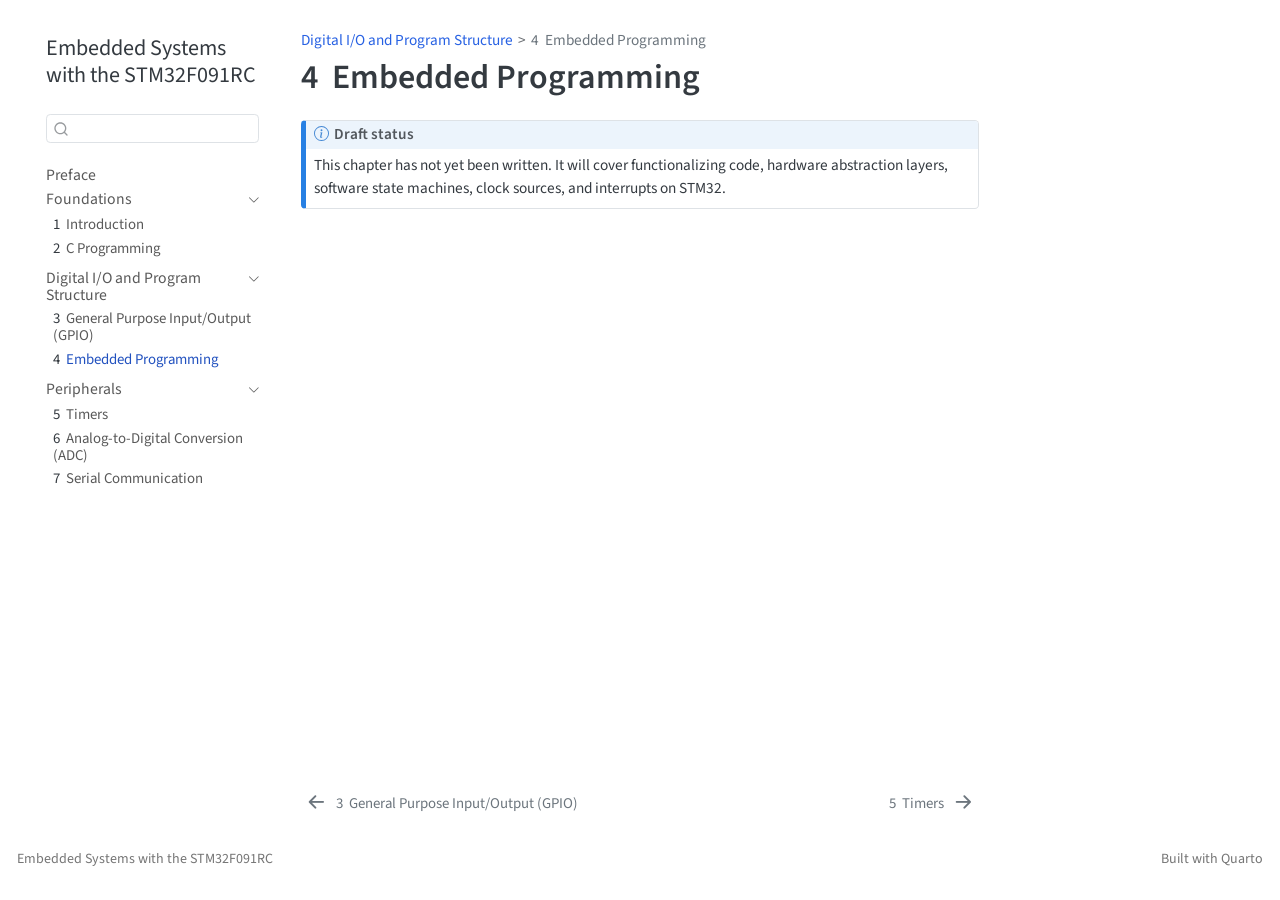
<file: chapters/04-embedded-programming.html>
<!DOCTYPE html>
<html xmlns="http://www.w3.org/1999/xhtml" lang="en" xml:lang="en"><head>

<meta charset="utf-8">
<meta name="generator" content="quarto-1.10.18">

<meta name="viewport" content="width=device-width, initial-scale=1.0, user-scalable=yes">


<title>4&nbsp; Embedded Programming – Embedded Systems with the STM32F091RC</title>
<style>
/* Default styles provided by pandoc.
** See https://pandoc.org/MANUAL.html#variables-for-html for config info.
*/
span.smallcaps{font-variant: small-caps;}
div.columns{display: flex; gap: 1.5em;}
div.column{flex: auto;}
@media screen {
div.columns{gap: min(4vw, 1.5em);}
div.column{overflow-x: auto;}
}
div.hanging-indent{margin-left: 1.5em; text-indent: -1.5em;}
ul.task-list{list-style: none;}
ul.task-list li input[type="checkbox"] {
  width: 0.8em;
  margin: 0 0.8em 0.2em -1em; /* quarto-specific, see https://github.com/quarto-dev/quarto-cli/issues/4556 */ 
  vertical-align: middle;
}
</style>


<script src="../site_libs/quarto-nav/quarto-nav.js"></script>
<script src="../site_libs/quarto-nav/headroom.min.js"></script>
<script src="../site_libs/clipboard/clipboard.min.js"></script>
<script src="../site_libs/quarto-search/autocomplete.umd.js"></script>
<script src="../site_libs/quarto-search/fuse.min.js"></script>
<script src="../site_libs/quarto-search/quarto-search.js"></script>
<meta name="quarto:offset" content="../">
<link href="../chapters/05-timers.html" rel="next">
<link href="../chapters/03-gpio.html" rel="prev">
<script src="../site_libs/quarto-html/quarto.js" type="module"></script>
<script src="../site_libs/quarto-html/tabsets/tabsets.js" type="module"></script>
<script src="../site_libs/quarto-html/popper.min.js"></script>
<script src="../site_libs/quarto-html/tippy.umd.min.js"></script>
<script src="../site_libs/quarto-html/anchor.min.js"></script>
<link href="../site_libs/quarto-html/tippy.css" rel="stylesheet">
<link href="../site_libs/quarto-html/quarto-syntax-highlighting-64a204ab8560d761af7679ceaba22944.css" rel="stylesheet" id="quarto-text-highlighting-styles">
<script src="../site_libs/bootstrap/bootstrap.min.js"></script>
<link href="../site_libs/bootstrap/bootstrap-icons.css" rel="stylesheet">
<link href="../site_libs/bootstrap/bootstrap-9d48ed9de51e4db89a51ee292ab6623e.min.css" rel="stylesheet" append-hash="true" id="quarto-bootstrap" data-mode="light">
<script id="quarto-search-options" type="application/json">{
  "location": "sidebar",
  "copy-button": false,
  "collapse-after": 3,
  "panel-placement": "start",
  "type": "textbox",
  "limit": 50,
  "keyboard-shortcut": [
    "f",
    "/",
    "s"
  ],
  "show-item-context": false,
  "language": {
    "search-no-results-text": "No results",
    "search-matching-documents-text": "matching documents",
    "search-copy-link-title": "Copy link to search",
    "search-hide-matches-text": "Hide additional matches",
    "search-more-match-text": "more match in this document",
    "search-more-matches-text": "more matches in this document",
    "search-clear-button-title": "Clear",
    "search-text-placeholder": "",
    "search-detached-cancel-button-title": "Cancel",
    "search-submit-button-title": "Submit",
    "search-label": "Search"
  }
}</script>


</head>

<body class="nav-sidebar floating quarto-light">

<div id="quarto-search-results"></div>
  <header id="quarto-header" class="headroom fixed-top">
  <nav class="quarto-secondary-nav">
    <div class="container-fluid d-flex">
      <button type="button" class="quarto-btn-toggle btn" data-bs-toggle="collapse" role="button" data-bs-target=".quarto-sidebar-collapse-item" aria-controls="quarto-sidebar" aria-expanded="false" aria-label="Toggle sidebar navigation" onclick="if (window.quartoToggleHeadroom) { window.quartoToggleHeadroom(); }">
        <i class="bi bi-layout-text-sidebar-reverse"></i>
      </button>
        <nav class="quarto-page-breadcrumbs" aria-label="breadcrumb"><ol class="breadcrumb"><li class="breadcrumb-item"><a href="../chapters/03-gpio.html">Digital I/O and Program Structure</a></li><li class="breadcrumb-item"><a href="../chapters/04-embedded-programming.html"><span class="chapter-number">4</span>&nbsp; <span class="chapter-title">Embedded Programming</span></a></li></ol></nav>
        <a class="flex-grow-1" role="navigation" data-bs-toggle="collapse" data-bs-target=".quarto-sidebar-collapse-item" aria-controls="quarto-sidebar" aria-expanded="false" aria-label="Toggle sidebar navigation" onclick="if (window.quartoToggleHeadroom) { window.quartoToggleHeadroom(); }">      
        </a>
      <button type="button" class="btn quarto-search-button" aria-label="Search" onclick="window.quartoOpenSearch();">
        <i class="bi bi-search"></i>
      </button>
    </div>
  </nav>
</header>
<!-- content -->
<div id="quarto-content" class="quarto-container page-columns page-rows-contents page-layout-article">
<!-- sidebar -->
  <nav id="quarto-sidebar" class="sidebar collapse collapse-horizontal quarto-sidebar-collapse-item sidebar-navigation floating overflow-auto">
    <div class="pt-lg-2 mt-2 text-left sidebar-header">
    <div class="sidebar-title mb-0 py-0">
      <a href="../">Embedded Systems with the STM32F091RC</a> 
    </div>
      </div>
        <div class="mt-2 flex-shrink-0 align-items-center">
        <div class="sidebar-search">
        <div id="quarto-search" class="" title="Search"></div>
        </div>
        </div>
    <div class="sidebar-menu-container"> 
    <ul class="list-unstyled mt-1">
        <li class="sidebar-item">
  <div class="sidebar-item-container"> 
  <a href="../index.html" class="sidebar-item-text sidebar-link">
 <span class="menu-text">Preface</span></a>
  </div>
</li>
        <li class="sidebar-item sidebar-item-section">
      <div class="sidebar-item-container"> 
            <a class="sidebar-item-text sidebar-link text-start" data-bs-toggle="collapse" data-bs-target="#quarto-sidebar-section-1" role="navigation" aria-expanded="true">
 <span class="menu-text">Foundations</span></a>
          <a class="sidebar-item-toggle text-start" data-bs-toggle="collapse" data-bs-target="#quarto-sidebar-section-1" role="navigation" aria-expanded="true" aria-label="Toggle section">
            <i class="bi bi-chevron-right ms-2"></i>
          </a> 
      </div>
      <ul id="quarto-sidebar-section-1" class="collapse list-unstyled sidebar-section depth1 show">  
          <li class="sidebar-item">
  <div class="sidebar-item-container"> 
  <a href="../chapters/01-introduction.html" class="sidebar-item-text sidebar-link">
 <span class="menu-text"><span class="chapter-number">1</span>&nbsp; <span class="chapter-title">Introduction</span></span></a>
  </div>
</li>
          <li class="sidebar-item">
  <div class="sidebar-item-container"> 
  <a href="../chapters/02-c-programming.html" class="sidebar-item-text sidebar-link">
 <span class="menu-text"><span class="chapter-number">2</span>&nbsp; <span class="chapter-title">C Programming</span></span></a>
  </div>
</li>
      </ul>
  </li>
        <li class="sidebar-item sidebar-item-section">
      <div class="sidebar-item-container"> 
            <a class="sidebar-item-text sidebar-link text-start" data-bs-toggle="collapse" data-bs-target="#quarto-sidebar-section-2" role="navigation" aria-expanded="true">
 <span class="menu-text">Digital I/O and Program Structure</span></a>
          <a class="sidebar-item-toggle text-start" data-bs-toggle="collapse" data-bs-target="#quarto-sidebar-section-2" role="navigation" aria-expanded="true" aria-label="Toggle section">
            <i class="bi bi-chevron-right ms-2"></i>
          </a> 
      </div>
      <ul id="quarto-sidebar-section-2" class="collapse list-unstyled sidebar-section depth1 show">  
          <li class="sidebar-item">
  <div class="sidebar-item-container"> 
  <a href="../chapters/03-gpio.html" class="sidebar-item-text sidebar-link">
 <span class="menu-text"><span class="chapter-number">3</span>&nbsp; <span class="chapter-title">General Purpose Input/Output (GPIO)</span></span></a>
  </div>
</li>
          <li class="sidebar-item">
  <div class="sidebar-item-container"> 
  <a href="../chapters/04-embedded-programming.html" class="sidebar-item-text sidebar-link active">
 <span class="menu-text"><span class="chapter-number">4</span>&nbsp; <span class="chapter-title">Embedded Programming</span></span></a>
  </div>
</li>
      </ul>
  </li>
        <li class="sidebar-item sidebar-item-section">
      <div class="sidebar-item-container"> 
            <a class="sidebar-item-text sidebar-link text-start" data-bs-toggle="collapse" data-bs-target="#quarto-sidebar-section-3" role="navigation" aria-expanded="true">
 <span class="menu-text">Peripherals</span></a>
          <a class="sidebar-item-toggle text-start" data-bs-toggle="collapse" data-bs-target="#quarto-sidebar-section-3" role="navigation" aria-expanded="true" aria-label="Toggle section">
            <i class="bi bi-chevron-right ms-2"></i>
          </a> 
      </div>
      <ul id="quarto-sidebar-section-3" class="collapse list-unstyled sidebar-section depth1 show">  
          <li class="sidebar-item">
  <div class="sidebar-item-container"> 
  <a href="../chapters/05-timers.html" class="sidebar-item-text sidebar-link">
 <span class="menu-text"><span class="chapter-number">5</span>&nbsp; <span class="chapter-title">Timers</span></span></a>
  </div>
</li>
          <li class="sidebar-item">
  <div class="sidebar-item-container"> 
  <a href="../chapters/06-adc.html" class="sidebar-item-text sidebar-link">
 <span class="menu-text"><span class="chapter-number">6</span>&nbsp; <span class="chapter-title">Analog-to-Digital Conversion (ADC)</span></span></a>
  </div>
</li>
          <li class="sidebar-item">
  <div class="sidebar-item-container"> 
  <a href="../chapters/07-serial-communication.html" class="sidebar-item-text sidebar-link">
 <span class="menu-text"><span class="chapter-number">7</span>&nbsp; <span class="chapter-title">Serial Communication</span></span></a>
  </div>
</li>
      </ul>
  </li>
    </ul>
    </div>
</nav>
<div id="quarto-sidebar-glass" class="quarto-sidebar-collapse-item" data-bs-toggle="collapse" data-bs-target=".quarto-sidebar-collapse-item"></div>
<!-- margin-sidebar -->
    <div id="quarto-margin-sidebar" class="sidebar margin-sidebar zindex-bottom">
        
    </div>
<!-- main -->
<main class="content" id="quarto-document-content">

<header id="title-block-header" class="quarto-title-block default"><nav class="quarto-page-breadcrumbs quarto-title-breadcrumbs d-none d-lg-block" aria-label="breadcrumb"><ol class="breadcrumb"><li class="breadcrumb-item"><a href="../chapters/03-gpio.html">Digital I/O and Program Structure</a></li><li class="breadcrumb-item"><a href="../chapters/04-embedded-programming.html"><span class="chapter-number">4</span>&nbsp; <span class="chapter-title">Embedded Programming</span></a></li></ol></nav>
<div class="quarto-title">
<h1 class="title"><span class="chapter-number">4</span>&nbsp; <span class="chapter-title">Embedded Programming</span></h1>
</div>



<div class="quarto-title-meta">

    
  
    
  </div>
  


</header>


<div class="callout callout-style-default callout-note callout-titled">
<div class="callout-header d-flex align-content-center">
<div class="callout-icon-container">
<i class="callout-icon"></i>
</div>
<div class="callout-title-container flex-fill">
<span class="screen-reader-only">Note</span>Draft status
</div>
</div>
<div class="callout-body-container callout-body">
<p>This chapter has not yet been written. It will cover functionalizing code, hardware abstraction layers, software state machines, clock sources, and interrupts on STM32.</p>
</div>
</div>



</main> <!-- /main -->
<script id="quarto-html-after-body" type="application/javascript">
  window.document.addEventListener("DOMContentLoaded", function (event) {
    const icon = "";
    const anchorJS = new window.AnchorJS();
    anchorJS.options = {
      placement: 'right',
      icon: icon
    };
    anchorJS.add('.anchored');
    const isCodeAnnotation = (el) => {
      for (const clz of el.classList) {
        if (clz.startsWith('code-annotation-')) {                     
          return true;
        }
      }
      return false;
    }
    const onCopySuccess = function(e) {
      // button target
      const button = e.trigger;
      // don't keep focus
      button.blur();
      // flash "checked"
      button.classList.add('code-copy-button-checked');
      var currentTitle = button.getAttribute("title");
      button.setAttribute("title", "Copied!");
      let tooltip;
      if (window.bootstrap) {
        button.setAttribute("data-bs-toggle", "tooltip");
        button.setAttribute("data-bs-placement", "left");
        button.setAttribute("data-bs-title", "Copied!");
        tooltip = new bootstrap.Tooltip(button, 
          { trigger: "manual", 
            customClass: "code-copy-button-tooltip",
            offset: [0, -8]});
        tooltip.show();    
      }
      setTimeout(function() {
        if (tooltip) {
          tooltip.hide();
          button.removeAttribute("data-bs-title");
          button.removeAttribute("data-bs-toggle");
          button.removeAttribute("data-bs-placement");
        }
        button.setAttribute("title", currentTitle);
        button.classList.remove('code-copy-button-checked');
      }, 1000);
      // clear code selection
      e.clearSelection();
    }
    const getTextToCopy = function(trigger) {
      const outerScaffold = trigger.parentElement.cloneNode(true);
      const codeEl = outerScaffold.querySelector('code');
      for (const childEl of codeEl.children) {
        if (isCodeAnnotation(childEl)) {
          childEl.remove();
        }
      }
      return codeEl.innerText;
    }
    const clipboard = new window.ClipboardJS('.code-copy-button:not([data-in-quarto-modal])', {
      text: getTextToCopy
    });
    clipboard.on('success', onCopySuccess);
    if (window.document.getElementById('quarto-embedded-source-code-modal')) {
      const clipboardModal = new window.ClipboardJS('.code-copy-button[data-in-quarto-modal]', {
        text: getTextToCopy,
        container: window.document.getElementById('quarto-embedded-source-code-modal')
      });
      clipboardModal.on('success', onCopySuccess);
    }
      var localhostRegex = new RegExp(/^(?:http|https):\/\/localhost\:?[0-9]*\//);
      var mailtoRegex = new RegExp(/^mailto:/);
        var filterRegex = new RegExp('/' + window.location.host + '/');
      var isInternal = (href) => {
          return filterRegex.test(href) || localhostRegex.test(href) || mailtoRegex.test(href);
      }
      // Inspect non-navigation links and adorn them if external
     var links = window.document.querySelectorAll('a[href]:not(.nav-link):not(.navbar-brand):not(.toc-action):not(.sidebar-link):not(.sidebar-item-toggle):not(.pagination-link):not(.no-external):not([aria-hidden]):not(.dropdown-item):not(.quarto-navigation-tool):not(.about-link)');
      for (var i=0; i<links.length; i++) {
        const link = links[i];
        if (!isInternal(link.href)) {
          // undo the damage that might have been done by quarto-nav.js in the case of
          // links that we want to consider external
          if (link.dataset.originalHref !== undefined) {
            link.href = link.dataset.originalHref;
          }
        }
      }
    function tippyHover(el, contentFn, onTriggerFn, onUntriggerFn) {
      const config = {
        allowHTML: true,
        maxWidth: 500,
        delay: 100,
        arrow: false,
        appendTo: function(el) {
            return el.parentElement;
        },
        interactive: true,
        interactiveBorder: 10,
        theme: 'quarto',
        placement: 'bottom-start',
      };
      if (contentFn) {
        config.content = contentFn;
      }
      if (onTriggerFn) {
        config.onTrigger = onTriggerFn;
      }
      if (onUntriggerFn) {
        config.onUntrigger = onUntriggerFn;
      }
      window.tippy(el, config); 
    }
    const noterefs = window.document.querySelectorAll('a[role="doc-noteref"]');
    for (var i=0; i<noterefs.length; i++) {
      const ref = noterefs[i];
      tippyHover(ref, function() {
        // use id or data attribute instead here
        let href = ref.getAttribute('data-footnote-href') || ref.getAttribute('href');
        try { href = new URL(href).hash; } catch {}
        const id = href.replace(/^#\/?/, "");
        const note = window.document.getElementById(id);
        if (note) {
          return note.innerHTML;
        } else {
          return "";
        }
      });
    }
    const xrefs = window.document.querySelectorAll('a.quarto-xref');
    const processXRef = (id, note) => {
      // Strip column container classes
      const stripColumnClz = (el) => {
        el.classList.remove("page-full", "page-columns");
        if (el.children) {
          for (const child of el.children) {
            stripColumnClz(child);
          }
        }
      }
      stripColumnClz(note)
      if (id === null || id.startsWith('sec-')) {
        // Special case sections, only their first couple elements
        const container = document.createElement("div");
        if (note.children && note.children.length > 2) {
          container.appendChild(note.children[0].cloneNode(true));
          for (let i = 1; i < note.children.length; i++) {
            const child = note.children[i];
            if (child.tagName === "P" && child.innerText === "") {
              continue;
            } else {
              container.appendChild(child.cloneNode(true));
              break;
            }
          }
          if (window.Quarto?.typesetMath) {
            window.Quarto.typesetMath(container);
          }
          return container.innerHTML
        } else {
          if (window.Quarto?.typesetMath) {
            window.Quarto.typesetMath(note);
          }
          return note.innerHTML;
        }
      } else {
        // Remove any anchor links if they are present
        const anchorLink = note.querySelector('a.anchorjs-link');
        if (anchorLink) {
          anchorLink.remove();
        }
        if (window.Quarto?.typesetMath) {
          window.Quarto.typesetMath(note);
        }
        if (note.classList.contains("callout")) {
          return note.outerHTML;
        } else {
          return note.innerHTML;
        }
      }
    }
    for (var i=0; i<xrefs.length; i++) {
      const xref = xrefs[i];
      tippyHover(xref, undefined, function(instance) {
        instance.disable();
        let url = xref.getAttribute('href');
        let hash = undefined; 
        if (url.startsWith('#')) {
          hash = url;
        } else {
          try { hash = new URL(url).hash; } catch {}
        }
        if (hash) {
          const id = hash.replace(/^#\/?/, "");
          const note = window.document.getElementById(id);
          if (note !== null) {
            try {
              const html = processXRef(id, note.cloneNode(true));
              instance.setContent(html);
            } finally {
              instance.enable();
              instance.show();
            }
          } else {
            // See if we can fetch this
            fetch(url.split('#')[0])
            .then(res => res.text())
            .then(html => {
              const parser = new DOMParser();
              const htmlDoc = parser.parseFromString(html, "text/html");
              const note = htmlDoc.getElementById(id);
              if (note !== null) {
                const html = processXRef(id, note);
                instance.setContent(html);
              } 
            }).finally(() => {
              instance.enable();
              instance.show();
            });
          }
        } else {
          // See if we can fetch a full url (with no hash to target)
          // This is a special case and we should probably do some content thinning / targeting
          fetch(url)
          .then(res => res.text())
          .then(html => {
            const parser = new DOMParser();
            const htmlDoc = parser.parseFromString(html, "text/html");
            const note = htmlDoc.querySelector('main.content');
            if (note !== null) {
              // This should only happen for chapter cross references
              // (since there is no id in the URL)
              // remove the first header
              if (note.children.length > 0 && note.children[0].tagName === "HEADER") {
                note.children[0].remove();
              }
              const html = processXRef(null, note);
              instance.setContent(html);
            } 
          }).finally(() => {
            instance.enable();
            instance.show();
          });
        }
      }, function(instance) {
      });
    }
        let selectedAnnoteEl;
        const selectorForAnnotation = ( cell, annotation) => {
          let cellAttr = 'data-code-cell="' + cell + '"';
          let lineAttr = 'data-code-annotation="' +  annotation + '"';
          const selector = 'span[' + cellAttr + '][' + lineAttr + ']';
          return selector;
        }
        const selectCodeLines = (annoteEl) => {
          const doc = window.document;
          const targetCell = annoteEl.getAttribute("data-target-cell");
          const targetAnnotation = annoteEl.getAttribute("data-target-annotation");
          const annoteSpan = window.document.querySelector(selectorForAnnotation(targetCell, targetAnnotation));
          const lines = annoteSpan.getAttribute("data-code-lines").split(",");
          const lineIds = lines.map((line) => {
            return targetCell + "-" + line;
          })
          let top = null;
          let height = null;
          let parent = null;
          if (lineIds.length > 0) {
              //compute the position of the single el (top and bottom and make a div)
              const el = window.document.getElementById(lineIds[0]);
              top = el.offsetTop;
              height = el.offsetHeight;
              parent = el.parentElement.parentElement;
            if (lineIds.length > 1) {
              const lastEl = window.document.getElementById(lineIds[lineIds.length - 1]);
              const bottom = lastEl.offsetTop + lastEl.offsetHeight;
              height = bottom - top;
            }
            if (top !== null && height !== null && parent !== null) {
              // cook up a div (if necessary) and position it 
              let div = window.document.getElementById("code-annotation-line-highlight");
              if (div === null) {
                div = window.document.createElement("div");
                div.setAttribute("id", "code-annotation-line-highlight");
                div.style.position = 'absolute';
                parent.appendChild(div);
              }
              div.style.top = top - 2 + "px";
              div.style.height = height + 4 + "px";
              div.style.left = 0;
              let gutterDiv = window.document.getElementById("code-annotation-line-highlight-gutter");
              if (gutterDiv === null) {
                gutterDiv = window.document.createElement("div");
                gutterDiv.setAttribute("id", "code-annotation-line-highlight-gutter");
                gutterDiv.style.position = 'absolute';
                const codeCell = window.document.getElementById(targetCell);
                const gutter = codeCell.querySelector('.code-annotation-gutter');
                gutter.appendChild(gutterDiv);
              }
              gutterDiv.style.top = top - 2 + "px";
              gutterDiv.style.height = height + 4 + "px";
            }
            selectedAnnoteEl = annoteEl;
          }
        };
        const unselectCodeLines = () => {
          const elementsIds = ["code-annotation-line-highlight", "code-annotation-line-highlight-gutter"];
          elementsIds.forEach((elId) => {
            const div = window.document.getElementById(elId);
            if (div) {
              div.remove();
            }
          });
          selectedAnnoteEl = undefined;
        };
          // Handle positioning of the toggle
      window.addEventListener(
        "resize",
        throttle(() => {
          elRect = undefined;
          if (selectedAnnoteEl) {
            selectCodeLines(selectedAnnoteEl);
          }
        }, 10)
      );
      function throttle(fn, ms) {
      let throttle = false;
      let timer;
        return (...args) => {
          if(!throttle) { // first call gets through
              fn.apply(this, args);
              throttle = true;
          } else { // all the others get throttled
              if(timer) clearTimeout(timer); // cancel #2
              timer = setTimeout(() => {
                fn.apply(this, args);
                timer = throttle = false;
              }, ms);
          }
        };
      }
        // Attach click handler to the DT
        const annoteDls = window.document.querySelectorAll('dt[data-target-cell]');
        for (const annoteDlNode of annoteDls) {
          annoteDlNode.addEventListener('click', (event) => {
            const clickedEl = event.target;
            if (clickedEl !== selectedAnnoteEl) {
              unselectCodeLines();
              const activeEl = window.document.querySelector('dt[data-target-cell].code-annotation-active');
              if (activeEl) {
                activeEl.classList.remove('code-annotation-active');
              }
              selectCodeLines(clickedEl);
              clickedEl.classList.add('code-annotation-active');
            } else {
              // Unselect the line
              unselectCodeLines();
              clickedEl.classList.remove('code-annotation-active');
            }
          });
        }
    const findCites = (el) => {
      const parentEl = el.parentElement;
      if (parentEl) {
        const cites = parentEl.dataset.cites;
        if (cites) {
          return {
            el,
            cites: cites.split(' ')
          };
        } else {
          return findCites(el.parentElement)
        }
      } else {
        return undefined;
      }
    };
    var bibliorefs = window.document.querySelectorAll('a[role="doc-biblioref"]');
    for (var i=0; i<bibliorefs.length; i++) {
      const ref = bibliorefs[i];
      const citeInfo = findCites(ref);
      if (citeInfo) {
        tippyHover(citeInfo.el, function() {
          var popup = window.document.createElement('div');
          citeInfo.cites.forEach(function(cite) {
            var citeDiv = window.document.createElement('div');
            citeDiv.classList.add('hanging-indent');
            citeDiv.classList.add('csl-entry');
            var biblioDiv = window.document.getElementById('ref-' + cite);
            if (biblioDiv) {
              citeDiv.innerHTML = biblioDiv.innerHTML;
            }
            popup.appendChild(citeDiv);
          });
          return popup.innerHTML;
        });
      }
    }
  });
  </script>
<nav class="page-navigation">
  <div class="nav-page nav-page-previous">
      <a href="../chapters/03-gpio.html" class="pagination-link" aria-label="General Purpose Input/Output (GPIO)">
        <i class="bi bi-arrow-left-short"></i> <span class="nav-page-text"><span class="chapter-number">3</span>&nbsp; <span class="chapter-title">General Purpose Input/Output (GPIO)</span></span>
      </a>          
  </div>
  <div class="nav-page nav-page-next">
      <a href="../chapters/05-timers.html" class="pagination-link" aria-label="Timers">
        <span class="nav-page-text"><span class="chapter-number">5</span>&nbsp; <span class="chapter-title">Timers</span></span> <i class="bi bi-arrow-right-short"></i>
      </a>
  </div>
</nav>
</div> <!-- /content -->
<footer class="footer">
  <div class="nav-footer">
    <div class="nav-footer-left">
<p>Embedded Systems with the STM32F091RC</p>
</div>   
    <div class="nav-footer-center">
      &nbsp;
    </div>
    <div class="nav-footer-right">
<p>Built with Quarto</p>
</div>
  </div>
</footer>




</body></html>
</file>
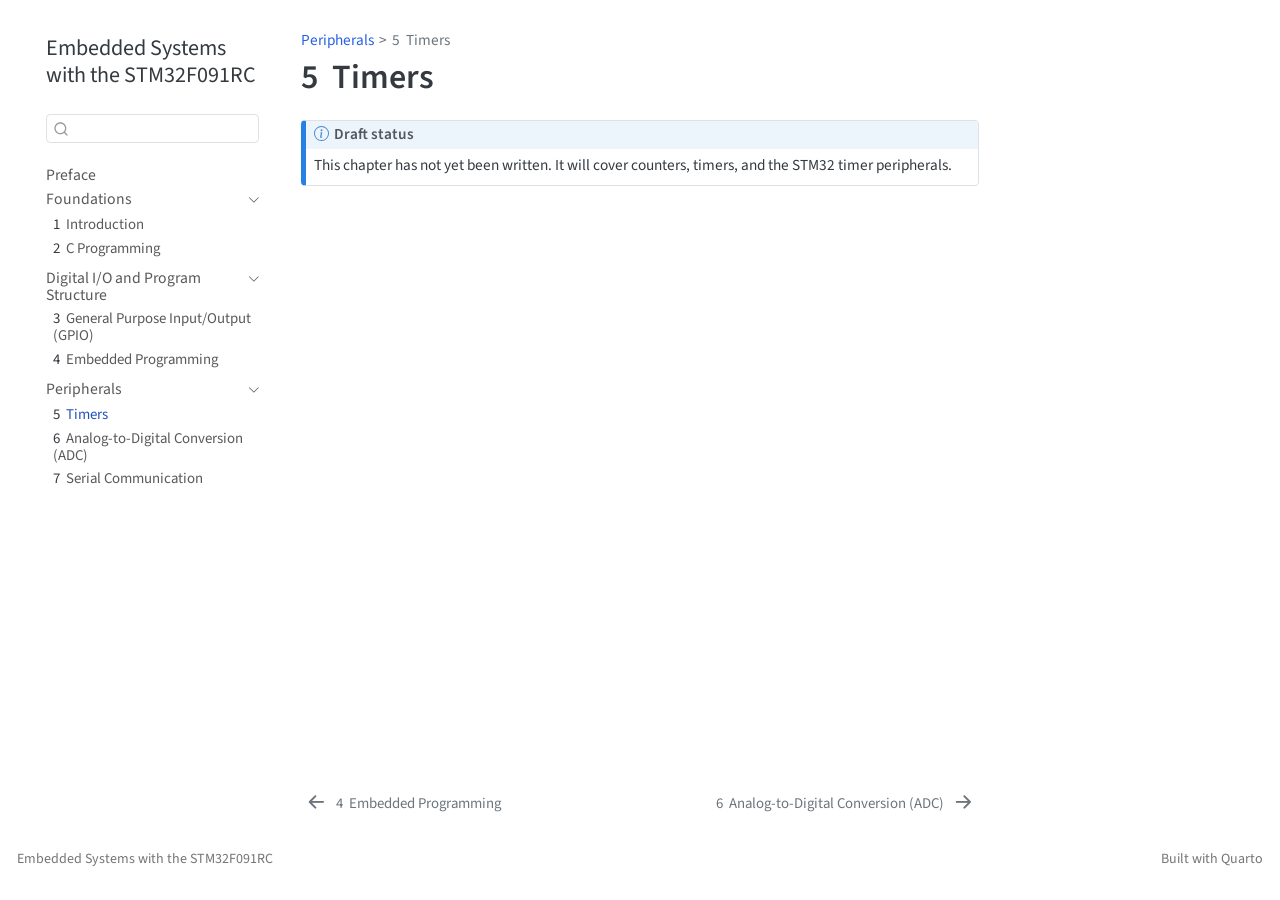
<file: chapters/05-timers.html>
<!DOCTYPE html>
<html xmlns="http://www.w3.org/1999/xhtml" lang="en" xml:lang="en"><head>

<meta charset="utf-8">
<meta name="generator" content="quarto-1.10.18">

<meta name="viewport" content="width=device-width, initial-scale=1.0, user-scalable=yes">


<title>5&nbsp; Timers – Embedded Systems with the STM32F091RC</title>
<style>
/* Default styles provided by pandoc.
** See https://pandoc.org/MANUAL.html#variables-for-html for config info.
*/
span.smallcaps{font-variant: small-caps;}
div.columns{display: flex; gap: 1.5em;}
div.column{flex: auto;}
@media screen {
div.columns{gap: min(4vw, 1.5em);}
div.column{overflow-x: auto;}
}
div.hanging-indent{margin-left: 1.5em; text-indent: -1.5em;}
ul.task-list{list-style: none;}
ul.task-list li input[type="checkbox"] {
  width: 0.8em;
  margin: 0 0.8em 0.2em -1em; /* quarto-specific, see https://github.com/quarto-dev/quarto-cli/issues/4556 */ 
  vertical-align: middle;
}
</style>


<script src="../site_libs/quarto-nav/quarto-nav.js"></script>
<script src="../site_libs/quarto-nav/headroom.min.js"></script>
<script src="../site_libs/clipboard/clipboard.min.js"></script>
<script src="../site_libs/quarto-search/autocomplete.umd.js"></script>
<script src="../site_libs/quarto-search/fuse.min.js"></script>
<script src="../site_libs/quarto-search/quarto-search.js"></script>
<meta name="quarto:offset" content="../">
<link href="../chapters/06-adc.html" rel="next">
<link href="../chapters/04-embedded-programming.html" rel="prev">
<script src="../site_libs/quarto-html/quarto.js" type="module"></script>
<script src="../site_libs/quarto-html/tabsets/tabsets.js" type="module"></script>
<script src="../site_libs/quarto-html/popper.min.js"></script>
<script src="../site_libs/quarto-html/tippy.umd.min.js"></script>
<script src="../site_libs/quarto-html/anchor.min.js"></script>
<link href="../site_libs/quarto-html/tippy.css" rel="stylesheet">
<link href="../site_libs/quarto-html/quarto-syntax-highlighting-64a204ab8560d761af7679ceaba22944.css" rel="stylesheet" id="quarto-text-highlighting-styles">
<script src="../site_libs/bootstrap/bootstrap.min.js"></script>
<link href="../site_libs/bootstrap/bootstrap-icons.css" rel="stylesheet">
<link href="../site_libs/bootstrap/bootstrap-9d48ed9de51e4db89a51ee292ab6623e.min.css" rel="stylesheet" append-hash="true" id="quarto-bootstrap" data-mode="light">
<script id="quarto-search-options" type="application/json">{
  "location": "sidebar",
  "copy-button": false,
  "collapse-after": 3,
  "panel-placement": "start",
  "type": "textbox",
  "limit": 50,
  "keyboard-shortcut": [
    "f",
    "/",
    "s"
  ],
  "show-item-context": false,
  "language": {
    "search-no-results-text": "No results",
    "search-matching-documents-text": "matching documents",
    "search-copy-link-title": "Copy link to search",
    "search-hide-matches-text": "Hide additional matches",
    "search-more-match-text": "more match in this document",
    "search-more-matches-text": "more matches in this document",
    "search-clear-button-title": "Clear",
    "search-text-placeholder": "",
    "search-detached-cancel-button-title": "Cancel",
    "search-submit-button-title": "Submit",
    "search-label": "Search"
  }
}</script>


</head>

<body class="nav-sidebar floating quarto-light">

<div id="quarto-search-results"></div>
  <header id="quarto-header" class="headroom fixed-top">
  <nav class="quarto-secondary-nav">
    <div class="container-fluid d-flex">
      <button type="button" class="quarto-btn-toggle btn" data-bs-toggle="collapse" role="button" data-bs-target=".quarto-sidebar-collapse-item" aria-controls="quarto-sidebar" aria-expanded="false" aria-label="Toggle sidebar navigation" onclick="if (window.quartoToggleHeadroom) { window.quartoToggleHeadroom(); }">
        <i class="bi bi-layout-text-sidebar-reverse"></i>
      </button>
        <nav class="quarto-page-breadcrumbs" aria-label="breadcrumb"><ol class="breadcrumb"><li class="breadcrumb-item"><a href="../chapters/05-timers.html">Peripherals</a></li><li class="breadcrumb-item"><a href="../chapters/05-timers.html"><span class="chapter-number">5</span>&nbsp; <span class="chapter-title">Timers</span></a></li></ol></nav>
        <a class="flex-grow-1" role="navigation" data-bs-toggle="collapse" data-bs-target=".quarto-sidebar-collapse-item" aria-controls="quarto-sidebar" aria-expanded="false" aria-label="Toggle sidebar navigation" onclick="if (window.quartoToggleHeadroom) { window.quartoToggleHeadroom(); }">      
        </a>
      <button type="button" class="btn quarto-search-button" aria-label="Search" onclick="window.quartoOpenSearch();">
        <i class="bi bi-search"></i>
      </button>
    </div>
  </nav>
</header>
<!-- content -->
<div id="quarto-content" class="quarto-container page-columns page-rows-contents page-layout-article">
<!-- sidebar -->
  <nav id="quarto-sidebar" class="sidebar collapse collapse-horizontal quarto-sidebar-collapse-item sidebar-navigation floating overflow-auto">
    <div class="pt-lg-2 mt-2 text-left sidebar-header">
    <div class="sidebar-title mb-0 py-0">
      <a href="../">Embedded Systems with the STM32F091RC</a> 
    </div>
      </div>
        <div class="mt-2 flex-shrink-0 align-items-center">
        <div class="sidebar-search">
        <div id="quarto-search" class="" title="Search"></div>
        </div>
        </div>
    <div class="sidebar-menu-container"> 
    <ul class="list-unstyled mt-1">
        <li class="sidebar-item">
  <div class="sidebar-item-container"> 
  <a href="../index.html" class="sidebar-item-text sidebar-link">
 <span class="menu-text">Preface</span></a>
  </div>
</li>
        <li class="sidebar-item sidebar-item-section">
      <div class="sidebar-item-container"> 
            <a class="sidebar-item-text sidebar-link text-start" data-bs-toggle="collapse" data-bs-target="#quarto-sidebar-section-1" role="navigation" aria-expanded="true">
 <span class="menu-text">Foundations</span></a>
          <a class="sidebar-item-toggle text-start" data-bs-toggle="collapse" data-bs-target="#quarto-sidebar-section-1" role="navigation" aria-expanded="true" aria-label="Toggle section">
            <i class="bi bi-chevron-right ms-2"></i>
          </a> 
      </div>
      <ul id="quarto-sidebar-section-1" class="collapse list-unstyled sidebar-section depth1 show">  
          <li class="sidebar-item">
  <div class="sidebar-item-container"> 
  <a href="../chapters/01-introduction.html" class="sidebar-item-text sidebar-link">
 <span class="menu-text"><span class="chapter-number">1</span>&nbsp; <span class="chapter-title">Introduction</span></span></a>
  </div>
</li>
          <li class="sidebar-item">
  <div class="sidebar-item-container"> 
  <a href="../chapters/02-c-programming.html" class="sidebar-item-text sidebar-link">
 <span class="menu-text"><span class="chapter-number">2</span>&nbsp; <span class="chapter-title">C Programming</span></span></a>
  </div>
</li>
      </ul>
  </li>
        <li class="sidebar-item sidebar-item-section">
      <div class="sidebar-item-container"> 
            <a class="sidebar-item-text sidebar-link text-start" data-bs-toggle="collapse" data-bs-target="#quarto-sidebar-section-2" role="navigation" aria-expanded="true">
 <span class="menu-text">Digital I/O and Program Structure</span></a>
          <a class="sidebar-item-toggle text-start" data-bs-toggle="collapse" data-bs-target="#quarto-sidebar-section-2" role="navigation" aria-expanded="true" aria-label="Toggle section">
            <i class="bi bi-chevron-right ms-2"></i>
          </a> 
      </div>
      <ul id="quarto-sidebar-section-2" class="collapse list-unstyled sidebar-section depth1 show">  
          <li class="sidebar-item">
  <div class="sidebar-item-container"> 
  <a href="../chapters/03-gpio.html" class="sidebar-item-text sidebar-link">
 <span class="menu-text"><span class="chapter-number">3</span>&nbsp; <span class="chapter-title">General Purpose Input/Output (GPIO)</span></span></a>
  </div>
</li>
          <li class="sidebar-item">
  <div class="sidebar-item-container"> 
  <a href="../chapters/04-embedded-programming.html" class="sidebar-item-text sidebar-link">
 <span class="menu-text"><span class="chapter-number">4</span>&nbsp; <span class="chapter-title">Embedded Programming</span></span></a>
  </div>
</li>
      </ul>
  </li>
        <li class="sidebar-item sidebar-item-section">
      <div class="sidebar-item-container"> 
            <a class="sidebar-item-text sidebar-link text-start" data-bs-toggle="collapse" data-bs-target="#quarto-sidebar-section-3" role="navigation" aria-expanded="true">
 <span class="menu-text">Peripherals</span></a>
          <a class="sidebar-item-toggle text-start" data-bs-toggle="collapse" data-bs-target="#quarto-sidebar-section-3" role="navigation" aria-expanded="true" aria-label="Toggle section">
            <i class="bi bi-chevron-right ms-2"></i>
          </a> 
      </div>
      <ul id="quarto-sidebar-section-3" class="collapse list-unstyled sidebar-section depth1 show">  
          <li class="sidebar-item">
  <div class="sidebar-item-container"> 
  <a href="../chapters/05-timers.html" class="sidebar-item-text sidebar-link active">
 <span class="menu-text"><span class="chapter-number">5</span>&nbsp; <span class="chapter-title">Timers</span></span></a>
  </div>
</li>
          <li class="sidebar-item">
  <div class="sidebar-item-container"> 
  <a href="../chapters/06-adc.html" class="sidebar-item-text sidebar-link">
 <span class="menu-text"><span class="chapter-number">6</span>&nbsp; <span class="chapter-title">Analog-to-Digital Conversion (ADC)</span></span></a>
  </div>
</li>
          <li class="sidebar-item">
  <div class="sidebar-item-container"> 
  <a href="../chapters/07-serial-communication.html" class="sidebar-item-text sidebar-link">
 <span class="menu-text"><span class="chapter-number">7</span>&nbsp; <span class="chapter-title">Serial Communication</span></span></a>
  </div>
</li>
      </ul>
  </li>
    </ul>
    </div>
</nav>
<div id="quarto-sidebar-glass" class="quarto-sidebar-collapse-item" data-bs-toggle="collapse" data-bs-target=".quarto-sidebar-collapse-item"></div>
<!-- margin-sidebar -->
    <div id="quarto-margin-sidebar" class="sidebar margin-sidebar zindex-bottom">
        
    </div>
<!-- main -->
<main class="content" id="quarto-document-content">

<header id="title-block-header" class="quarto-title-block default"><nav class="quarto-page-breadcrumbs quarto-title-breadcrumbs d-none d-lg-block" aria-label="breadcrumb"><ol class="breadcrumb"><li class="breadcrumb-item"><a href="../chapters/05-timers.html">Peripherals</a></li><li class="breadcrumb-item"><a href="../chapters/05-timers.html"><span class="chapter-number">5</span>&nbsp; <span class="chapter-title">Timers</span></a></li></ol></nav>
<div class="quarto-title">
<h1 class="title"><span class="chapter-number">5</span>&nbsp; <span class="chapter-title">Timers</span></h1>
</div>



<div class="quarto-title-meta">

    
  
    
  </div>
  


</header>


<div class="callout callout-style-default callout-note callout-titled">
<div class="callout-header d-flex align-content-center">
<div class="callout-icon-container">
<i class="callout-icon"></i>
</div>
<div class="callout-title-container flex-fill">
<span class="screen-reader-only">Note</span>Draft status
</div>
</div>
<div class="callout-body-container callout-body">
<p>This chapter has not yet been written. It will cover counters, timers, and the STM32 timer peripherals.</p>
</div>
</div>



</main> <!-- /main -->
<script id="quarto-html-after-body" type="application/javascript">
  window.document.addEventListener("DOMContentLoaded", function (event) {
    const icon = "";
    const anchorJS = new window.AnchorJS();
    anchorJS.options = {
      placement: 'right',
      icon: icon
    };
    anchorJS.add('.anchored');
    const isCodeAnnotation = (el) => {
      for (const clz of el.classList) {
        if (clz.startsWith('code-annotation-')) {                     
          return true;
        }
      }
      return false;
    }
    const onCopySuccess = function(e) {
      // button target
      const button = e.trigger;
      // don't keep focus
      button.blur();
      // flash "checked"
      button.classList.add('code-copy-button-checked');
      var currentTitle = button.getAttribute("title");
      button.setAttribute("title", "Copied!");
      let tooltip;
      if (window.bootstrap) {
        button.setAttribute("data-bs-toggle", "tooltip");
        button.setAttribute("data-bs-placement", "left");
        button.setAttribute("data-bs-title", "Copied!");
        tooltip = new bootstrap.Tooltip(button, 
          { trigger: "manual", 
            customClass: "code-copy-button-tooltip",
            offset: [0, -8]});
        tooltip.show();    
      }
      setTimeout(function() {
        if (tooltip) {
          tooltip.hide();
          button.removeAttribute("data-bs-title");
          button.removeAttribute("data-bs-toggle");
          button.removeAttribute("data-bs-placement");
        }
        button.setAttribute("title", currentTitle);
        button.classList.remove('code-copy-button-checked');
      }, 1000);
      // clear code selection
      e.clearSelection();
    }
    const getTextToCopy = function(trigger) {
      const outerScaffold = trigger.parentElement.cloneNode(true);
      const codeEl = outerScaffold.querySelector('code');
      for (const childEl of codeEl.children) {
        if (isCodeAnnotation(childEl)) {
          childEl.remove();
        }
      }
      return codeEl.innerText;
    }
    const clipboard = new window.ClipboardJS('.code-copy-button:not([data-in-quarto-modal])', {
      text: getTextToCopy
    });
    clipboard.on('success', onCopySuccess);
    if (window.document.getElementById('quarto-embedded-source-code-modal')) {
      const clipboardModal = new window.ClipboardJS('.code-copy-button[data-in-quarto-modal]', {
        text: getTextToCopy,
        container: window.document.getElementById('quarto-embedded-source-code-modal')
      });
      clipboardModal.on('success', onCopySuccess);
    }
      var localhostRegex = new RegExp(/^(?:http|https):\/\/localhost\:?[0-9]*\//);
      var mailtoRegex = new RegExp(/^mailto:/);
        var filterRegex = new RegExp('/' + window.location.host + '/');
      var isInternal = (href) => {
          return filterRegex.test(href) || localhostRegex.test(href) || mailtoRegex.test(href);
      }
      // Inspect non-navigation links and adorn them if external
     var links = window.document.querySelectorAll('a[href]:not(.nav-link):not(.navbar-brand):not(.toc-action):not(.sidebar-link):not(.sidebar-item-toggle):not(.pagination-link):not(.no-external):not([aria-hidden]):not(.dropdown-item):not(.quarto-navigation-tool):not(.about-link)');
      for (var i=0; i<links.length; i++) {
        const link = links[i];
        if (!isInternal(link.href)) {
          // undo the damage that might have been done by quarto-nav.js in the case of
          // links that we want to consider external
          if (link.dataset.originalHref !== undefined) {
            link.href = link.dataset.originalHref;
          }
        }
      }
    function tippyHover(el, contentFn, onTriggerFn, onUntriggerFn) {
      const config = {
        allowHTML: true,
        maxWidth: 500,
        delay: 100,
        arrow: false,
        appendTo: function(el) {
            return el.parentElement;
        },
        interactive: true,
        interactiveBorder: 10,
        theme: 'quarto',
        placement: 'bottom-start',
      };
      if (contentFn) {
        config.content = contentFn;
      }
      if (onTriggerFn) {
        config.onTrigger = onTriggerFn;
      }
      if (onUntriggerFn) {
        config.onUntrigger = onUntriggerFn;
      }
      window.tippy(el, config); 
    }
    const noterefs = window.document.querySelectorAll('a[role="doc-noteref"]');
    for (var i=0; i<noterefs.length; i++) {
      const ref = noterefs[i];
      tippyHover(ref, function() {
        // use id or data attribute instead here
        let href = ref.getAttribute('data-footnote-href') || ref.getAttribute('href');
        try { href = new URL(href).hash; } catch {}
        const id = href.replace(/^#\/?/, "");
        const note = window.document.getElementById(id);
        if (note) {
          return note.innerHTML;
        } else {
          return "";
        }
      });
    }
    const xrefs = window.document.querySelectorAll('a.quarto-xref');
    const processXRef = (id, note) => {
      // Strip column container classes
      const stripColumnClz = (el) => {
        el.classList.remove("page-full", "page-columns");
        if (el.children) {
          for (const child of el.children) {
            stripColumnClz(child);
          }
        }
      }
      stripColumnClz(note)
      if (id === null || id.startsWith('sec-')) {
        // Special case sections, only their first couple elements
        const container = document.createElement("div");
        if (note.children && note.children.length > 2) {
          container.appendChild(note.children[0].cloneNode(true));
          for (let i = 1; i < note.children.length; i++) {
            const child = note.children[i];
            if (child.tagName === "P" && child.innerText === "") {
              continue;
            } else {
              container.appendChild(child.cloneNode(true));
              break;
            }
          }
          if (window.Quarto?.typesetMath) {
            window.Quarto.typesetMath(container);
          }
          return container.innerHTML
        } else {
          if (window.Quarto?.typesetMath) {
            window.Quarto.typesetMath(note);
          }
          return note.innerHTML;
        }
      } else {
        // Remove any anchor links if they are present
        const anchorLink = note.querySelector('a.anchorjs-link');
        if (anchorLink) {
          anchorLink.remove();
        }
        if (window.Quarto?.typesetMath) {
          window.Quarto.typesetMath(note);
        }
        if (note.classList.contains("callout")) {
          return note.outerHTML;
        } else {
          return note.innerHTML;
        }
      }
    }
    for (var i=0; i<xrefs.length; i++) {
      const xref = xrefs[i];
      tippyHover(xref, undefined, function(instance) {
        instance.disable();
        let url = xref.getAttribute('href');
        let hash = undefined; 
        if (url.startsWith('#')) {
          hash = url;
        } else {
          try { hash = new URL(url).hash; } catch {}
        }
        if (hash) {
          const id = hash.replace(/^#\/?/, "");
          const note = window.document.getElementById(id);
          if (note !== null) {
            try {
              const html = processXRef(id, note.cloneNode(true));
              instance.setContent(html);
            } finally {
              instance.enable();
              instance.show();
            }
          } else {
            // See if we can fetch this
            fetch(url.split('#')[0])
            .then(res => res.text())
            .then(html => {
              const parser = new DOMParser();
              const htmlDoc = parser.parseFromString(html, "text/html");
              const note = htmlDoc.getElementById(id);
              if (note !== null) {
                const html = processXRef(id, note);
                instance.setContent(html);
              } 
            }).finally(() => {
              instance.enable();
              instance.show();
            });
          }
        } else {
          // See if we can fetch a full url (with no hash to target)
          // This is a special case and we should probably do some content thinning / targeting
          fetch(url)
          .then(res => res.text())
          .then(html => {
            const parser = new DOMParser();
            const htmlDoc = parser.parseFromString(html, "text/html");
            const note = htmlDoc.querySelector('main.content');
            if (note !== null) {
              // This should only happen for chapter cross references
              // (since there is no id in the URL)
              // remove the first header
              if (note.children.length > 0 && note.children[0].tagName === "HEADER") {
                note.children[0].remove();
              }
              const html = processXRef(null, note);
              instance.setContent(html);
            } 
          }).finally(() => {
            instance.enable();
            instance.show();
          });
        }
      }, function(instance) {
      });
    }
        let selectedAnnoteEl;
        const selectorForAnnotation = ( cell, annotation) => {
          let cellAttr = 'data-code-cell="' + cell + '"';
          let lineAttr = 'data-code-annotation="' +  annotation + '"';
          const selector = 'span[' + cellAttr + '][' + lineAttr + ']';
          return selector;
        }
        const selectCodeLines = (annoteEl) => {
          const doc = window.document;
          const targetCell = annoteEl.getAttribute("data-target-cell");
          const targetAnnotation = annoteEl.getAttribute("data-target-annotation");
          const annoteSpan = window.document.querySelector(selectorForAnnotation(targetCell, targetAnnotation));
          const lines = annoteSpan.getAttribute("data-code-lines").split(",");
          const lineIds = lines.map((line) => {
            return targetCell + "-" + line;
          })
          let top = null;
          let height = null;
          let parent = null;
          if (lineIds.length > 0) {
              //compute the position of the single el (top and bottom and make a div)
              const el = window.document.getElementById(lineIds[0]);
              top = el.offsetTop;
              height = el.offsetHeight;
              parent = el.parentElement.parentElement;
            if (lineIds.length > 1) {
              const lastEl = window.document.getElementById(lineIds[lineIds.length - 1]);
              const bottom = lastEl.offsetTop + lastEl.offsetHeight;
              height = bottom - top;
            }
            if (top !== null && height !== null && parent !== null) {
              // cook up a div (if necessary) and position it 
              let div = window.document.getElementById("code-annotation-line-highlight");
              if (div === null) {
                div = window.document.createElement("div");
                div.setAttribute("id", "code-annotation-line-highlight");
                div.style.position = 'absolute';
                parent.appendChild(div);
              }
              div.style.top = top - 2 + "px";
              div.style.height = height + 4 + "px";
              div.style.left = 0;
              let gutterDiv = window.document.getElementById("code-annotation-line-highlight-gutter");
              if (gutterDiv === null) {
                gutterDiv = window.document.createElement("div");
                gutterDiv.setAttribute("id", "code-annotation-line-highlight-gutter");
                gutterDiv.style.position = 'absolute';
                const codeCell = window.document.getElementById(targetCell);
                const gutter = codeCell.querySelector('.code-annotation-gutter');
                gutter.appendChild(gutterDiv);
              }
              gutterDiv.style.top = top - 2 + "px";
              gutterDiv.style.height = height + 4 + "px";
            }
            selectedAnnoteEl = annoteEl;
          }
        };
        const unselectCodeLines = () => {
          const elementsIds = ["code-annotation-line-highlight", "code-annotation-line-highlight-gutter"];
          elementsIds.forEach((elId) => {
            const div = window.document.getElementById(elId);
            if (div) {
              div.remove();
            }
          });
          selectedAnnoteEl = undefined;
        };
          // Handle positioning of the toggle
      window.addEventListener(
        "resize",
        throttle(() => {
          elRect = undefined;
          if (selectedAnnoteEl) {
            selectCodeLines(selectedAnnoteEl);
          }
        }, 10)
      );
      function throttle(fn, ms) {
      let throttle = false;
      let timer;
        return (...args) => {
          if(!throttle) { // first call gets through
              fn.apply(this, args);
              throttle = true;
          } else { // all the others get throttled
              if(timer) clearTimeout(timer); // cancel #2
              timer = setTimeout(() => {
                fn.apply(this, args);
                timer = throttle = false;
              }, ms);
          }
        };
      }
        // Attach click handler to the DT
        const annoteDls = window.document.querySelectorAll('dt[data-target-cell]');
        for (const annoteDlNode of annoteDls) {
          annoteDlNode.addEventListener('click', (event) => {
            const clickedEl = event.target;
            if (clickedEl !== selectedAnnoteEl) {
              unselectCodeLines();
              const activeEl = window.document.querySelector('dt[data-target-cell].code-annotation-active');
              if (activeEl) {
                activeEl.classList.remove('code-annotation-active');
              }
              selectCodeLines(clickedEl);
              clickedEl.classList.add('code-annotation-active');
            } else {
              // Unselect the line
              unselectCodeLines();
              clickedEl.classList.remove('code-annotation-active');
            }
          });
        }
    const findCites = (el) => {
      const parentEl = el.parentElement;
      if (parentEl) {
        const cites = parentEl.dataset.cites;
        if (cites) {
          return {
            el,
            cites: cites.split(' ')
          };
        } else {
          return findCites(el.parentElement)
        }
      } else {
        return undefined;
      }
    };
    var bibliorefs = window.document.querySelectorAll('a[role="doc-biblioref"]');
    for (var i=0; i<bibliorefs.length; i++) {
      const ref = bibliorefs[i];
      const citeInfo = findCites(ref);
      if (citeInfo) {
        tippyHover(citeInfo.el, function() {
          var popup = window.document.createElement('div');
          citeInfo.cites.forEach(function(cite) {
            var citeDiv = window.document.createElement('div');
            citeDiv.classList.add('hanging-indent');
            citeDiv.classList.add('csl-entry');
            var biblioDiv = window.document.getElementById('ref-' + cite);
            if (biblioDiv) {
              citeDiv.innerHTML = biblioDiv.innerHTML;
            }
            popup.appendChild(citeDiv);
          });
          return popup.innerHTML;
        });
      }
    }
  });
  </script>
<nav class="page-navigation">
  <div class="nav-page nav-page-previous">
      <a href="../chapters/04-embedded-programming.html" class="pagination-link" aria-label="Embedded Programming">
        <i class="bi bi-arrow-left-short"></i> <span class="nav-page-text"><span class="chapter-number">4</span>&nbsp; <span class="chapter-title">Embedded Programming</span></span>
      </a>          
  </div>
  <div class="nav-page nav-page-next">
      <a href="../chapters/06-adc.html" class="pagination-link" aria-label="Analog-to-Digital Conversion (ADC)">
        <span class="nav-page-text"><span class="chapter-number">6</span>&nbsp; <span class="chapter-title">Analog-to-Digital Conversion (ADC)</span></span> <i class="bi bi-arrow-right-short"></i>
      </a>
  </div>
</nav>
</div> <!-- /content -->
<footer class="footer">
  <div class="nav-footer">
    <div class="nav-footer-left">
<p>Embedded Systems with the STM32F091RC</p>
</div>   
    <div class="nav-footer-center">
      &nbsp;
    </div>
    <div class="nav-footer-right">
<p>Built with Quarto</p>
</div>
  </div>
</footer>




</body></html>
</file>
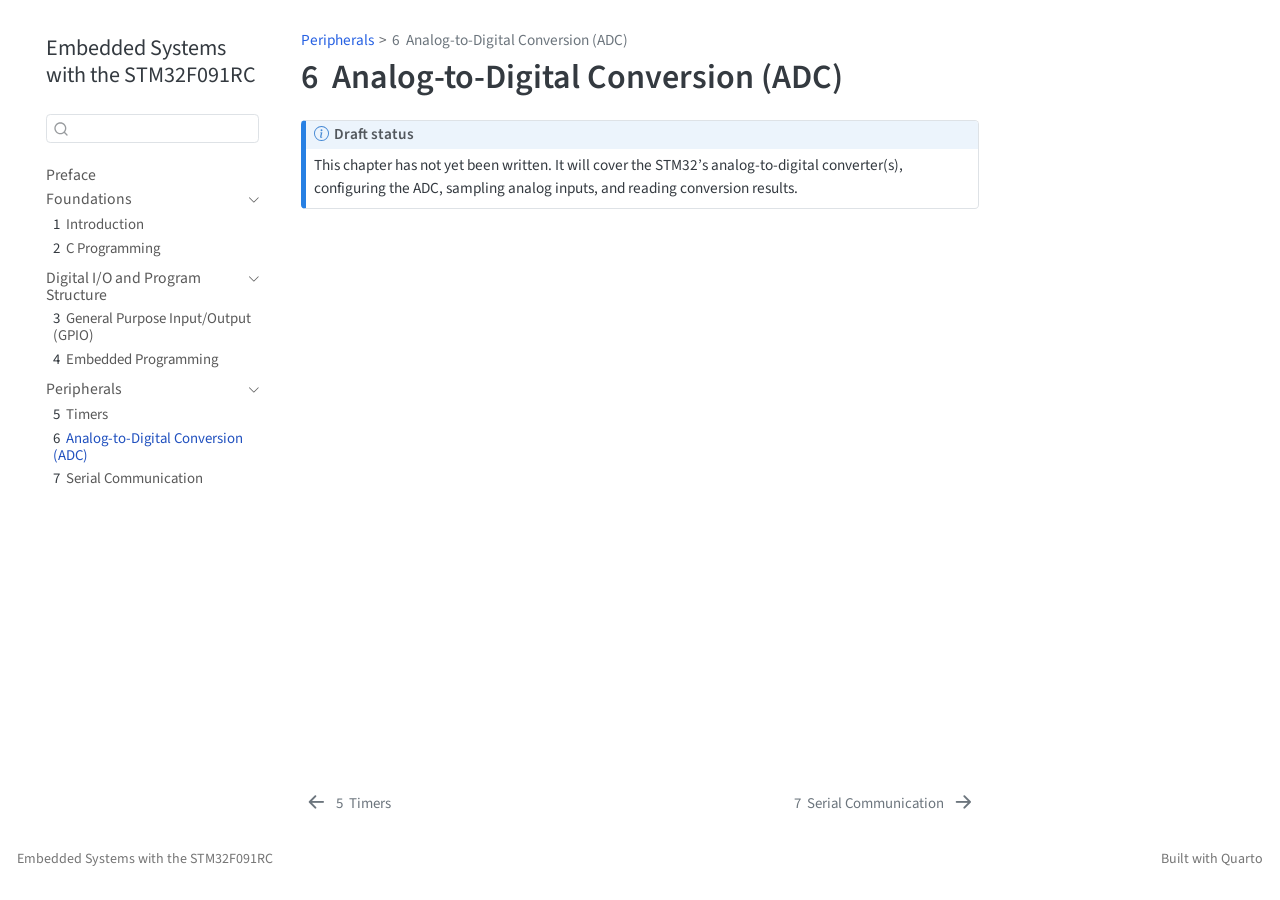
<file: chapters/06-adc.html>
<!DOCTYPE html>
<html xmlns="http://www.w3.org/1999/xhtml" lang="en" xml:lang="en"><head>

<meta charset="utf-8">
<meta name="generator" content="quarto-1.10.18">

<meta name="viewport" content="width=device-width, initial-scale=1.0, user-scalable=yes">


<title>6&nbsp; Analog-to-Digital Conversion (ADC) – Embedded Systems with the STM32F091RC</title>
<style>
/* Default styles provided by pandoc.
** See https://pandoc.org/MANUAL.html#variables-for-html for config info.
*/
span.smallcaps{font-variant: small-caps;}
div.columns{display: flex; gap: 1.5em;}
div.column{flex: auto;}
@media screen {
div.columns{gap: min(4vw, 1.5em);}
div.column{overflow-x: auto;}
}
div.hanging-indent{margin-left: 1.5em; text-indent: -1.5em;}
ul.task-list{list-style: none;}
ul.task-list li input[type="checkbox"] {
  width: 0.8em;
  margin: 0 0.8em 0.2em -1em; /* quarto-specific, see https://github.com/quarto-dev/quarto-cli/issues/4556 */ 
  vertical-align: middle;
}
</style>


<script src="../site_libs/quarto-nav/quarto-nav.js"></script>
<script src="../site_libs/quarto-nav/headroom.min.js"></script>
<script src="../site_libs/clipboard/clipboard.min.js"></script>
<script src="../site_libs/quarto-search/autocomplete.umd.js"></script>
<script src="../site_libs/quarto-search/fuse.min.js"></script>
<script src="../site_libs/quarto-search/quarto-search.js"></script>
<meta name="quarto:offset" content="../">
<link href="../chapters/07-serial-communication.html" rel="next">
<link href="../chapters/05-timers.html" rel="prev">
<script src="../site_libs/quarto-html/quarto.js" type="module"></script>
<script src="../site_libs/quarto-html/tabsets/tabsets.js" type="module"></script>
<script src="../site_libs/quarto-html/popper.min.js"></script>
<script src="../site_libs/quarto-html/tippy.umd.min.js"></script>
<script src="../site_libs/quarto-html/anchor.min.js"></script>
<link href="../site_libs/quarto-html/tippy.css" rel="stylesheet">
<link href="../site_libs/quarto-html/quarto-syntax-highlighting-64a204ab8560d761af7679ceaba22944.css" rel="stylesheet" id="quarto-text-highlighting-styles">
<script src="../site_libs/bootstrap/bootstrap.min.js"></script>
<link href="../site_libs/bootstrap/bootstrap-icons.css" rel="stylesheet">
<link href="../site_libs/bootstrap/bootstrap-9d48ed9de51e4db89a51ee292ab6623e.min.css" rel="stylesheet" append-hash="true" id="quarto-bootstrap" data-mode="light">
<script id="quarto-search-options" type="application/json">{
  "location": "sidebar",
  "copy-button": false,
  "collapse-after": 3,
  "panel-placement": "start",
  "type": "textbox",
  "limit": 50,
  "keyboard-shortcut": [
    "f",
    "/",
    "s"
  ],
  "show-item-context": false,
  "language": {
    "search-no-results-text": "No results",
    "search-matching-documents-text": "matching documents",
    "search-copy-link-title": "Copy link to search",
    "search-hide-matches-text": "Hide additional matches",
    "search-more-match-text": "more match in this document",
    "search-more-matches-text": "more matches in this document",
    "search-clear-button-title": "Clear",
    "search-text-placeholder": "",
    "search-detached-cancel-button-title": "Cancel",
    "search-submit-button-title": "Submit",
    "search-label": "Search"
  }
}</script>


</head>

<body class="nav-sidebar floating quarto-light">

<div id="quarto-search-results"></div>
  <header id="quarto-header" class="headroom fixed-top">
  <nav class="quarto-secondary-nav">
    <div class="container-fluid d-flex">
      <button type="button" class="quarto-btn-toggle btn" data-bs-toggle="collapse" role="button" data-bs-target=".quarto-sidebar-collapse-item" aria-controls="quarto-sidebar" aria-expanded="false" aria-label="Toggle sidebar navigation" onclick="if (window.quartoToggleHeadroom) { window.quartoToggleHeadroom(); }">
        <i class="bi bi-layout-text-sidebar-reverse"></i>
      </button>
        <nav class="quarto-page-breadcrumbs" aria-label="breadcrumb"><ol class="breadcrumb"><li class="breadcrumb-item"><a href="../chapters/05-timers.html">Peripherals</a></li><li class="breadcrumb-item"><a href="../chapters/06-adc.html"><span class="chapter-number">6</span>&nbsp; <span class="chapter-title">Analog-to-Digital Conversion (ADC)</span></a></li></ol></nav>
        <a class="flex-grow-1" role="navigation" data-bs-toggle="collapse" data-bs-target=".quarto-sidebar-collapse-item" aria-controls="quarto-sidebar" aria-expanded="false" aria-label="Toggle sidebar navigation" onclick="if (window.quartoToggleHeadroom) { window.quartoToggleHeadroom(); }">      
        </a>
      <button type="button" class="btn quarto-search-button" aria-label="Search" onclick="window.quartoOpenSearch();">
        <i class="bi bi-search"></i>
      </button>
    </div>
  </nav>
</header>
<!-- content -->
<div id="quarto-content" class="quarto-container page-columns page-rows-contents page-layout-article">
<!-- sidebar -->
  <nav id="quarto-sidebar" class="sidebar collapse collapse-horizontal quarto-sidebar-collapse-item sidebar-navigation floating overflow-auto">
    <div class="pt-lg-2 mt-2 text-left sidebar-header">
    <div class="sidebar-title mb-0 py-0">
      <a href="../">Embedded Systems with the STM32F091RC</a> 
    </div>
      </div>
        <div class="mt-2 flex-shrink-0 align-items-center">
        <div class="sidebar-search">
        <div id="quarto-search" class="" title="Search"></div>
        </div>
        </div>
    <div class="sidebar-menu-container"> 
    <ul class="list-unstyled mt-1">
        <li class="sidebar-item">
  <div class="sidebar-item-container"> 
  <a href="../index.html" class="sidebar-item-text sidebar-link">
 <span class="menu-text">Preface</span></a>
  </div>
</li>
        <li class="sidebar-item sidebar-item-section">
      <div class="sidebar-item-container"> 
            <a class="sidebar-item-text sidebar-link text-start" data-bs-toggle="collapse" data-bs-target="#quarto-sidebar-section-1" role="navigation" aria-expanded="true">
 <span class="menu-text">Foundations</span></a>
          <a class="sidebar-item-toggle text-start" data-bs-toggle="collapse" data-bs-target="#quarto-sidebar-section-1" role="navigation" aria-expanded="true" aria-label="Toggle section">
            <i class="bi bi-chevron-right ms-2"></i>
          </a> 
      </div>
      <ul id="quarto-sidebar-section-1" class="collapse list-unstyled sidebar-section depth1 show">  
          <li class="sidebar-item">
  <div class="sidebar-item-container"> 
  <a href="../chapters/01-introduction.html" class="sidebar-item-text sidebar-link">
 <span class="menu-text"><span class="chapter-number">1</span>&nbsp; <span class="chapter-title">Introduction</span></span></a>
  </div>
</li>
          <li class="sidebar-item">
  <div class="sidebar-item-container"> 
  <a href="../chapters/02-c-programming.html" class="sidebar-item-text sidebar-link">
 <span class="menu-text"><span class="chapter-number">2</span>&nbsp; <span class="chapter-title">C Programming</span></span></a>
  </div>
</li>
      </ul>
  </li>
        <li class="sidebar-item sidebar-item-section">
      <div class="sidebar-item-container"> 
            <a class="sidebar-item-text sidebar-link text-start" data-bs-toggle="collapse" data-bs-target="#quarto-sidebar-section-2" role="navigation" aria-expanded="true">
 <span class="menu-text">Digital I/O and Program Structure</span></a>
          <a class="sidebar-item-toggle text-start" data-bs-toggle="collapse" data-bs-target="#quarto-sidebar-section-2" role="navigation" aria-expanded="true" aria-label="Toggle section">
            <i class="bi bi-chevron-right ms-2"></i>
          </a> 
      </div>
      <ul id="quarto-sidebar-section-2" class="collapse list-unstyled sidebar-section depth1 show">  
          <li class="sidebar-item">
  <div class="sidebar-item-container"> 
  <a href="../chapters/03-gpio.html" class="sidebar-item-text sidebar-link">
 <span class="menu-text"><span class="chapter-number">3</span>&nbsp; <span class="chapter-title">General Purpose Input/Output (GPIO)</span></span></a>
  </div>
</li>
          <li class="sidebar-item">
  <div class="sidebar-item-container"> 
  <a href="../chapters/04-embedded-programming.html" class="sidebar-item-text sidebar-link">
 <span class="menu-text"><span class="chapter-number">4</span>&nbsp; <span class="chapter-title">Embedded Programming</span></span></a>
  </div>
</li>
      </ul>
  </li>
        <li class="sidebar-item sidebar-item-section">
      <div class="sidebar-item-container"> 
            <a class="sidebar-item-text sidebar-link text-start" data-bs-toggle="collapse" data-bs-target="#quarto-sidebar-section-3" role="navigation" aria-expanded="true">
 <span class="menu-text">Peripherals</span></a>
          <a class="sidebar-item-toggle text-start" data-bs-toggle="collapse" data-bs-target="#quarto-sidebar-section-3" role="navigation" aria-expanded="true" aria-label="Toggle section">
            <i class="bi bi-chevron-right ms-2"></i>
          </a> 
      </div>
      <ul id="quarto-sidebar-section-3" class="collapse list-unstyled sidebar-section depth1 show">  
          <li class="sidebar-item">
  <div class="sidebar-item-container"> 
  <a href="../chapters/05-timers.html" class="sidebar-item-text sidebar-link">
 <span class="menu-text"><span class="chapter-number">5</span>&nbsp; <span class="chapter-title">Timers</span></span></a>
  </div>
</li>
          <li class="sidebar-item">
  <div class="sidebar-item-container"> 
  <a href="../chapters/06-adc.html" class="sidebar-item-text sidebar-link active">
 <span class="menu-text"><span class="chapter-number">6</span>&nbsp; <span class="chapter-title">Analog-to-Digital Conversion (ADC)</span></span></a>
  </div>
</li>
          <li class="sidebar-item">
  <div class="sidebar-item-container"> 
  <a href="../chapters/07-serial-communication.html" class="sidebar-item-text sidebar-link">
 <span class="menu-text"><span class="chapter-number">7</span>&nbsp; <span class="chapter-title">Serial Communication</span></span></a>
  </div>
</li>
      </ul>
  </li>
    </ul>
    </div>
</nav>
<div id="quarto-sidebar-glass" class="quarto-sidebar-collapse-item" data-bs-toggle="collapse" data-bs-target=".quarto-sidebar-collapse-item"></div>
<!-- margin-sidebar -->
    <div id="quarto-margin-sidebar" class="sidebar margin-sidebar zindex-bottom">
        
    </div>
<!-- main -->
<main class="content" id="quarto-document-content">

<header id="title-block-header" class="quarto-title-block default"><nav class="quarto-page-breadcrumbs quarto-title-breadcrumbs d-none d-lg-block" aria-label="breadcrumb"><ol class="breadcrumb"><li class="breadcrumb-item"><a href="../chapters/05-timers.html">Peripherals</a></li><li class="breadcrumb-item"><a href="../chapters/06-adc.html"><span class="chapter-number">6</span>&nbsp; <span class="chapter-title">Analog-to-Digital Conversion (ADC)</span></a></li></ol></nav>
<div class="quarto-title">
<h1 class="title"><span class="chapter-number">6</span>&nbsp; <span class="chapter-title">Analog-to-Digital Conversion (ADC)</span></h1>
</div>



<div class="quarto-title-meta">

    
  
    
  </div>
  


</header>


<div class="callout callout-style-default callout-note callout-titled">
<div class="callout-header d-flex align-content-center">
<div class="callout-icon-container">
<i class="callout-icon"></i>
</div>
<div class="callout-title-container flex-fill">
<span class="screen-reader-only">Note</span>Draft status
</div>
</div>
<div class="callout-body-container callout-body">
<p>This chapter has not yet been written. It will cover the STM32’s analog-to-digital converter(s), configuring the ADC, sampling analog inputs, and reading conversion results.</p>
</div>
</div>



</main> <!-- /main -->
<script id="quarto-html-after-body" type="application/javascript">
  window.document.addEventListener("DOMContentLoaded", function (event) {
    const icon = "";
    const anchorJS = new window.AnchorJS();
    anchorJS.options = {
      placement: 'right',
      icon: icon
    };
    anchorJS.add('.anchored');
    const isCodeAnnotation = (el) => {
      for (const clz of el.classList) {
        if (clz.startsWith('code-annotation-')) {                     
          return true;
        }
      }
      return false;
    }
    const onCopySuccess = function(e) {
      // button target
      const button = e.trigger;
      // don't keep focus
      button.blur();
      // flash "checked"
      button.classList.add('code-copy-button-checked');
      var currentTitle = button.getAttribute("title");
      button.setAttribute("title", "Copied!");
      let tooltip;
      if (window.bootstrap) {
        button.setAttribute("data-bs-toggle", "tooltip");
        button.setAttribute("data-bs-placement", "left");
        button.setAttribute("data-bs-title", "Copied!");
        tooltip = new bootstrap.Tooltip(button, 
          { trigger: "manual", 
            customClass: "code-copy-button-tooltip",
            offset: [0, -8]});
        tooltip.show();    
      }
      setTimeout(function() {
        if (tooltip) {
          tooltip.hide();
          button.removeAttribute("data-bs-title");
          button.removeAttribute("data-bs-toggle");
          button.removeAttribute("data-bs-placement");
        }
        button.setAttribute("title", currentTitle);
        button.classList.remove('code-copy-button-checked');
      }, 1000);
      // clear code selection
      e.clearSelection();
    }
    const getTextToCopy = function(trigger) {
      const outerScaffold = trigger.parentElement.cloneNode(true);
      const codeEl = outerScaffold.querySelector('code');
      for (const childEl of codeEl.children) {
        if (isCodeAnnotation(childEl)) {
          childEl.remove();
        }
      }
      return codeEl.innerText;
    }
    const clipboard = new window.ClipboardJS('.code-copy-button:not([data-in-quarto-modal])', {
      text: getTextToCopy
    });
    clipboard.on('success', onCopySuccess);
    if (window.document.getElementById('quarto-embedded-source-code-modal')) {
      const clipboardModal = new window.ClipboardJS('.code-copy-button[data-in-quarto-modal]', {
        text: getTextToCopy,
        container: window.document.getElementById('quarto-embedded-source-code-modal')
      });
      clipboardModal.on('success', onCopySuccess);
    }
      var localhostRegex = new RegExp(/^(?:http|https):\/\/localhost\:?[0-9]*\//);
      var mailtoRegex = new RegExp(/^mailto:/);
        var filterRegex = new RegExp('/' + window.location.host + '/');
      var isInternal = (href) => {
          return filterRegex.test(href) || localhostRegex.test(href) || mailtoRegex.test(href);
      }
      // Inspect non-navigation links and adorn them if external
     var links = window.document.querySelectorAll('a[href]:not(.nav-link):not(.navbar-brand):not(.toc-action):not(.sidebar-link):not(.sidebar-item-toggle):not(.pagination-link):not(.no-external):not([aria-hidden]):not(.dropdown-item):not(.quarto-navigation-tool):not(.about-link)');
      for (var i=0; i<links.length; i++) {
        const link = links[i];
        if (!isInternal(link.href)) {
          // undo the damage that might have been done by quarto-nav.js in the case of
          // links that we want to consider external
          if (link.dataset.originalHref !== undefined) {
            link.href = link.dataset.originalHref;
          }
        }
      }
    function tippyHover(el, contentFn, onTriggerFn, onUntriggerFn) {
      const config = {
        allowHTML: true,
        maxWidth: 500,
        delay: 100,
        arrow: false,
        appendTo: function(el) {
            return el.parentElement;
        },
        interactive: true,
        interactiveBorder: 10,
        theme: 'quarto',
        placement: 'bottom-start',
      };
      if (contentFn) {
        config.content = contentFn;
      }
      if (onTriggerFn) {
        config.onTrigger = onTriggerFn;
      }
      if (onUntriggerFn) {
        config.onUntrigger = onUntriggerFn;
      }
      window.tippy(el, config); 
    }
    const noterefs = window.document.querySelectorAll('a[role="doc-noteref"]');
    for (var i=0; i<noterefs.length; i++) {
      const ref = noterefs[i];
      tippyHover(ref, function() {
        // use id or data attribute instead here
        let href = ref.getAttribute('data-footnote-href') || ref.getAttribute('href');
        try { href = new URL(href).hash; } catch {}
        const id = href.replace(/^#\/?/, "");
        const note = window.document.getElementById(id);
        if (note) {
          return note.innerHTML;
        } else {
          return "";
        }
      });
    }
    const xrefs = window.document.querySelectorAll('a.quarto-xref');
    const processXRef = (id, note) => {
      // Strip column container classes
      const stripColumnClz = (el) => {
        el.classList.remove("page-full", "page-columns");
        if (el.children) {
          for (const child of el.children) {
            stripColumnClz(child);
          }
        }
      }
      stripColumnClz(note)
      if (id === null || id.startsWith('sec-')) {
        // Special case sections, only their first couple elements
        const container = document.createElement("div");
        if (note.children && note.children.length > 2) {
          container.appendChild(note.children[0].cloneNode(true));
          for (let i = 1; i < note.children.length; i++) {
            const child = note.children[i];
            if (child.tagName === "P" && child.innerText === "") {
              continue;
            } else {
              container.appendChild(child.cloneNode(true));
              break;
            }
          }
          if (window.Quarto?.typesetMath) {
            window.Quarto.typesetMath(container);
          }
          return container.innerHTML
        } else {
          if (window.Quarto?.typesetMath) {
            window.Quarto.typesetMath(note);
          }
          return note.innerHTML;
        }
      } else {
        // Remove any anchor links if they are present
        const anchorLink = note.querySelector('a.anchorjs-link');
        if (anchorLink) {
          anchorLink.remove();
        }
        if (window.Quarto?.typesetMath) {
          window.Quarto.typesetMath(note);
        }
        if (note.classList.contains("callout")) {
          return note.outerHTML;
        } else {
          return note.innerHTML;
        }
      }
    }
    for (var i=0; i<xrefs.length; i++) {
      const xref = xrefs[i];
      tippyHover(xref, undefined, function(instance) {
        instance.disable();
        let url = xref.getAttribute('href');
        let hash = undefined; 
        if (url.startsWith('#')) {
          hash = url;
        } else {
          try { hash = new URL(url).hash; } catch {}
        }
        if (hash) {
          const id = hash.replace(/^#\/?/, "");
          const note = window.document.getElementById(id);
          if (note !== null) {
            try {
              const html = processXRef(id, note.cloneNode(true));
              instance.setContent(html);
            } finally {
              instance.enable();
              instance.show();
            }
          } else {
            // See if we can fetch this
            fetch(url.split('#')[0])
            .then(res => res.text())
            .then(html => {
              const parser = new DOMParser();
              const htmlDoc = parser.parseFromString(html, "text/html");
              const note = htmlDoc.getElementById(id);
              if (note !== null) {
                const html = processXRef(id, note);
                instance.setContent(html);
              } 
            }).finally(() => {
              instance.enable();
              instance.show();
            });
          }
        } else {
          // See if we can fetch a full url (with no hash to target)
          // This is a special case and we should probably do some content thinning / targeting
          fetch(url)
          .then(res => res.text())
          .then(html => {
            const parser = new DOMParser();
            const htmlDoc = parser.parseFromString(html, "text/html");
            const note = htmlDoc.querySelector('main.content');
            if (note !== null) {
              // This should only happen for chapter cross references
              // (since there is no id in the URL)
              // remove the first header
              if (note.children.length > 0 && note.children[0].tagName === "HEADER") {
                note.children[0].remove();
              }
              const html = processXRef(null, note);
              instance.setContent(html);
            } 
          }).finally(() => {
            instance.enable();
            instance.show();
          });
        }
      }, function(instance) {
      });
    }
        let selectedAnnoteEl;
        const selectorForAnnotation = ( cell, annotation) => {
          let cellAttr = 'data-code-cell="' + cell + '"';
          let lineAttr = 'data-code-annotation="' +  annotation + '"';
          const selector = 'span[' + cellAttr + '][' + lineAttr + ']';
          return selector;
        }
        const selectCodeLines = (annoteEl) => {
          const doc = window.document;
          const targetCell = annoteEl.getAttribute("data-target-cell");
          const targetAnnotation = annoteEl.getAttribute("data-target-annotation");
          const annoteSpan = window.document.querySelector(selectorForAnnotation(targetCell, targetAnnotation));
          const lines = annoteSpan.getAttribute("data-code-lines").split(",");
          const lineIds = lines.map((line) => {
            return targetCell + "-" + line;
          })
          let top = null;
          let height = null;
          let parent = null;
          if (lineIds.length > 0) {
              //compute the position of the single el (top and bottom and make a div)
              const el = window.document.getElementById(lineIds[0]);
              top = el.offsetTop;
              height = el.offsetHeight;
              parent = el.parentElement.parentElement;
            if (lineIds.length > 1) {
              const lastEl = window.document.getElementById(lineIds[lineIds.length - 1]);
              const bottom = lastEl.offsetTop + lastEl.offsetHeight;
              height = bottom - top;
            }
            if (top !== null && height !== null && parent !== null) {
              // cook up a div (if necessary) and position it 
              let div = window.document.getElementById("code-annotation-line-highlight");
              if (div === null) {
                div = window.document.createElement("div");
                div.setAttribute("id", "code-annotation-line-highlight");
                div.style.position = 'absolute';
                parent.appendChild(div);
              }
              div.style.top = top - 2 + "px";
              div.style.height = height + 4 + "px";
              div.style.left = 0;
              let gutterDiv = window.document.getElementById("code-annotation-line-highlight-gutter");
              if (gutterDiv === null) {
                gutterDiv = window.document.createElement("div");
                gutterDiv.setAttribute("id", "code-annotation-line-highlight-gutter");
                gutterDiv.style.position = 'absolute';
                const codeCell = window.document.getElementById(targetCell);
                const gutter = codeCell.querySelector('.code-annotation-gutter');
                gutter.appendChild(gutterDiv);
              }
              gutterDiv.style.top = top - 2 + "px";
              gutterDiv.style.height = height + 4 + "px";
            }
            selectedAnnoteEl = annoteEl;
          }
        };
        const unselectCodeLines = () => {
          const elementsIds = ["code-annotation-line-highlight", "code-annotation-line-highlight-gutter"];
          elementsIds.forEach((elId) => {
            const div = window.document.getElementById(elId);
            if (div) {
              div.remove();
            }
          });
          selectedAnnoteEl = undefined;
        };
          // Handle positioning of the toggle
      window.addEventListener(
        "resize",
        throttle(() => {
          elRect = undefined;
          if (selectedAnnoteEl) {
            selectCodeLines(selectedAnnoteEl);
          }
        }, 10)
      );
      function throttle(fn, ms) {
      let throttle = false;
      let timer;
        return (...args) => {
          if(!throttle) { // first call gets through
              fn.apply(this, args);
              throttle = true;
          } else { // all the others get throttled
              if(timer) clearTimeout(timer); // cancel #2
              timer = setTimeout(() => {
                fn.apply(this, args);
                timer = throttle = false;
              }, ms);
          }
        };
      }
        // Attach click handler to the DT
        const annoteDls = window.document.querySelectorAll('dt[data-target-cell]');
        for (const annoteDlNode of annoteDls) {
          annoteDlNode.addEventListener('click', (event) => {
            const clickedEl = event.target;
            if (clickedEl !== selectedAnnoteEl) {
              unselectCodeLines();
              const activeEl = window.document.querySelector('dt[data-target-cell].code-annotation-active');
              if (activeEl) {
                activeEl.classList.remove('code-annotation-active');
              }
              selectCodeLines(clickedEl);
              clickedEl.classList.add('code-annotation-active');
            } else {
              // Unselect the line
              unselectCodeLines();
              clickedEl.classList.remove('code-annotation-active');
            }
          });
        }
    const findCites = (el) => {
      const parentEl = el.parentElement;
      if (parentEl) {
        const cites = parentEl.dataset.cites;
        if (cites) {
          return {
            el,
            cites: cites.split(' ')
          };
        } else {
          return findCites(el.parentElement)
        }
      } else {
        return undefined;
      }
    };
    var bibliorefs = window.document.querySelectorAll('a[role="doc-biblioref"]');
    for (var i=0; i<bibliorefs.length; i++) {
      const ref = bibliorefs[i];
      const citeInfo = findCites(ref);
      if (citeInfo) {
        tippyHover(citeInfo.el, function() {
          var popup = window.document.createElement('div');
          citeInfo.cites.forEach(function(cite) {
            var citeDiv = window.document.createElement('div');
            citeDiv.classList.add('hanging-indent');
            citeDiv.classList.add('csl-entry');
            var biblioDiv = window.document.getElementById('ref-' + cite);
            if (biblioDiv) {
              citeDiv.innerHTML = biblioDiv.innerHTML;
            }
            popup.appendChild(citeDiv);
          });
          return popup.innerHTML;
        });
      }
    }
  });
  </script>
<nav class="page-navigation">
  <div class="nav-page nav-page-previous">
      <a href="../chapters/05-timers.html" class="pagination-link" aria-label="Timers">
        <i class="bi bi-arrow-left-short"></i> <span class="nav-page-text"><span class="chapter-number">5</span>&nbsp; <span class="chapter-title">Timers</span></span>
      </a>          
  </div>
  <div class="nav-page nav-page-next">
      <a href="../chapters/07-serial-communication.html" class="pagination-link" aria-label="Serial Communication">
        <span class="nav-page-text"><span class="chapter-number">7</span>&nbsp; <span class="chapter-title">Serial Communication</span></span> <i class="bi bi-arrow-right-short"></i>
      </a>
  </div>
</nav>
</div> <!-- /content -->
<footer class="footer">
  <div class="nav-footer">
    <div class="nav-footer-left">
<p>Embedded Systems with the STM32F091RC</p>
</div>   
    <div class="nav-footer-center">
      &nbsp;
    </div>
    <div class="nav-footer-right">
<p>Built with Quarto</p>
</div>
  </div>
</footer>




</body></html>
</file>
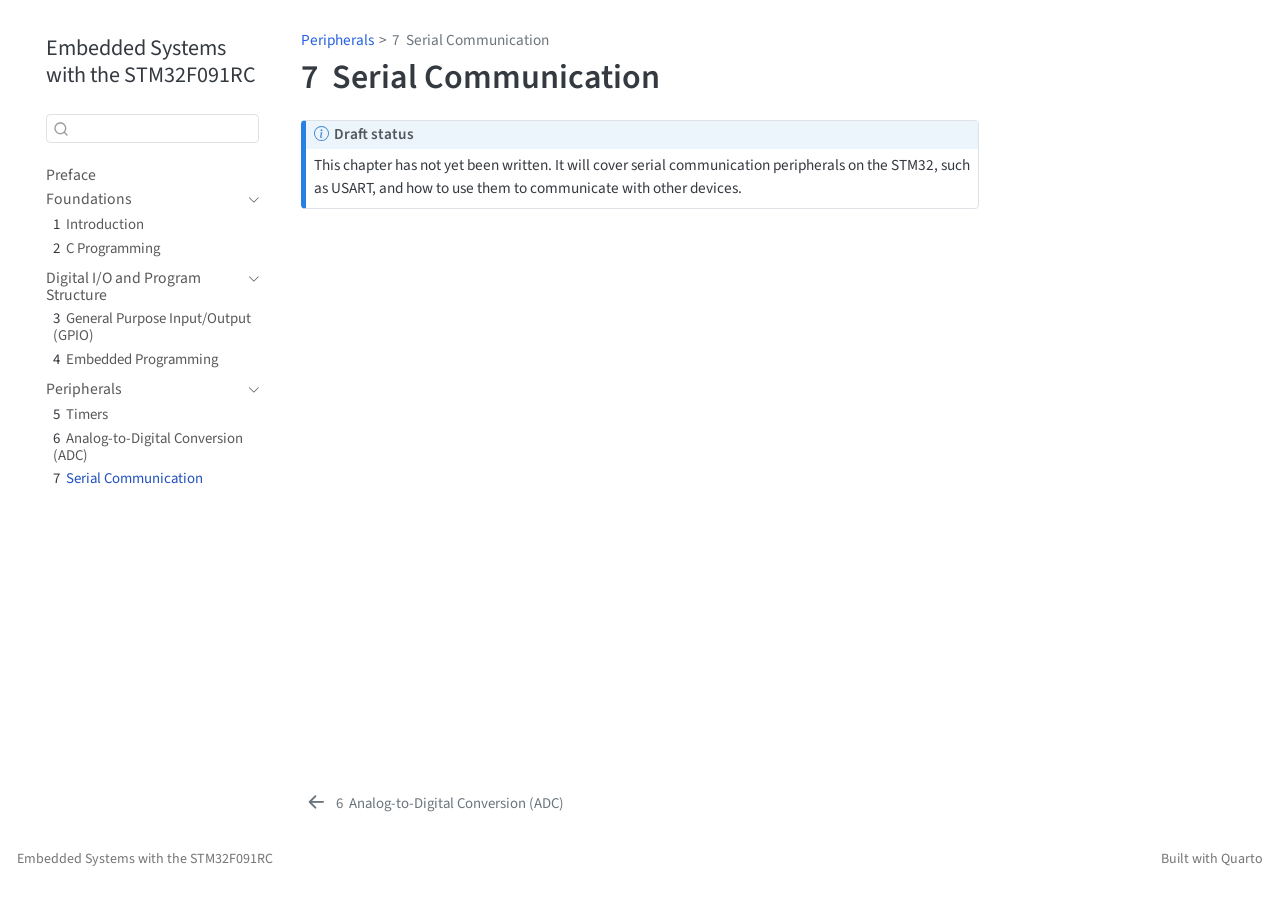
<file: chapters/07-serial-communication.html>
<!DOCTYPE html>
<html xmlns="http://www.w3.org/1999/xhtml" lang="en" xml:lang="en"><head>

<meta charset="utf-8">
<meta name="generator" content="quarto-1.10.18">

<meta name="viewport" content="width=device-width, initial-scale=1.0, user-scalable=yes">


<title>7&nbsp; Serial Communication – Embedded Systems with the STM32F091RC</title>
<style>
/* Default styles provided by pandoc.
** See https://pandoc.org/MANUAL.html#variables-for-html for config info.
*/
span.smallcaps{font-variant: small-caps;}
div.columns{display: flex; gap: 1.5em;}
div.column{flex: auto;}
@media screen {
div.columns{gap: min(4vw, 1.5em);}
div.column{overflow-x: auto;}
}
div.hanging-indent{margin-left: 1.5em; text-indent: -1.5em;}
ul.task-list{list-style: none;}
ul.task-list li input[type="checkbox"] {
  width: 0.8em;
  margin: 0 0.8em 0.2em -1em; /* quarto-specific, see https://github.com/quarto-dev/quarto-cli/issues/4556 */ 
  vertical-align: middle;
}
</style>


<script src="../site_libs/quarto-nav/quarto-nav.js"></script>
<script src="../site_libs/quarto-nav/headroom.min.js"></script>
<script src="../site_libs/clipboard/clipboard.min.js"></script>
<script src="../site_libs/quarto-search/autocomplete.umd.js"></script>
<script src="../site_libs/quarto-search/fuse.min.js"></script>
<script src="../site_libs/quarto-search/quarto-search.js"></script>
<meta name="quarto:offset" content="../">
<link href="../chapters/06-adc.html" rel="prev">
<script src="../site_libs/quarto-html/quarto.js" type="module"></script>
<script src="../site_libs/quarto-html/tabsets/tabsets.js" type="module"></script>
<script src="../site_libs/quarto-html/popper.min.js"></script>
<script src="../site_libs/quarto-html/tippy.umd.min.js"></script>
<script src="../site_libs/quarto-html/anchor.min.js"></script>
<link href="../site_libs/quarto-html/tippy.css" rel="stylesheet">
<link href="../site_libs/quarto-html/quarto-syntax-highlighting-64a204ab8560d761af7679ceaba22944.css" rel="stylesheet" id="quarto-text-highlighting-styles">
<script src="../site_libs/bootstrap/bootstrap.min.js"></script>
<link href="../site_libs/bootstrap/bootstrap-icons.css" rel="stylesheet">
<link href="../site_libs/bootstrap/bootstrap-9d48ed9de51e4db89a51ee292ab6623e.min.css" rel="stylesheet" append-hash="true" id="quarto-bootstrap" data-mode="light">
<script id="quarto-search-options" type="application/json">{
  "location": "sidebar",
  "copy-button": false,
  "collapse-after": 3,
  "panel-placement": "start",
  "type": "textbox",
  "limit": 50,
  "keyboard-shortcut": [
    "f",
    "/",
    "s"
  ],
  "show-item-context": false,
  "language": {
    "search-no-results-text": "No results",
    "search-matching-documents-text": "matching documents",
    "search-copy-link-title": "Copy link to search",
    "search-hide-matches-text": "Hide additional matches",
    "search-more-match-text": "more match in this document",
    "search-more-matches-text": "more matches in this document",
    "search-clear-button-title": "Clear",
    "search-text-placeholder": "",
    "search-detached-cancel-button-title": "Cancel",
    "search-submit-button-title": "Submit",
    "search-label": "Search"
  }
}</script>


</head>

<body class="nav-sidebar floating quarto-light">

<div id="quarto-search-results"></div>
  <header id="quarto-header" class="headroom fixed-top">
  <nav class="quarto-secondary-nav">
    <div class="container-fluid d-flex">
      <button type="button" class="quarto-btn-toggle btn" data-bs-toggle="collapse" role="button" data-bs-target=".quarto-sidebar-collapse-item" aria-controls="quarto-sidebar" aria-expanded="false" aria-label="Toggle sidebar navigation" onclick="if (window.quartoToggleHeadroom) { window.quartoToggleHeadroom(); }">
        <i class="bi bi-layout-text-sidebar-reverse"></i>
      </button>
        <nav class="quarto-page-breadcrumbs" aria-label="breadcrumb"><ol class="breadcrumb"><li class="breadcrumb-item"><a href="../chapters/05-timers.html">Peripherals</a></li><li class="breadcrumb-item"><a href="../chapters/07-serial-communication.html"><span class="chapter-number">7</span>&nbsp; <span class="chapter-title">Serial Communication</span></a></li></ol></nav>
        <a class="flex-grow-1" role="navigation" data-bs-toggle="collapse" data-bs-target=".quarto-sidebar-collapse-item" aria-controls="quarto-sidebar" aria-expanded="false" aria-label="Toggle sidebar navigation" onclick="if (window.quartoToggleHeadroom) { window.quartoToggleHeadroom(); }">      
        </a>
      <button type="button" class="btn quarto-search-button" aria-label="Search" onclick="window.quartoOpenSearch();">
        <i class="bi bi-search"></i>
      </button>
    </div>
  </nav>
</header>
<!-- content -->
<div id="quarto-content" class="quarto-container page-columns page-rows-contents page-layout-article">
<!-- sidebar -->
  <nav id="quarto-sidebar" class="sidebar collapse collapse-horizontal quarto-sidebar-collapse-item sidebar-navigation floating overflow-auto">
    <div class="pt-lg-2 mt-2 text-left sidebar-header">
    <div class="sidebar-title mb-0 py-0">
      <a href="../">Embedded Systems with the STM32F091RC</a> 
    </div>
      </div>
        <div class="mt-2 flex-shrink-0 align-items-center">
        <div class="sidebar-search">
        <div id="quarto-search" class="" title="Search"></div>
        </div>
        </div>
    <div class="sidebar-menu-container"> 
    <ul class="list-unstyled mt-1">
        <li class="sidebar-item">
  <div class="sidebar-item-container"> 
  <a href="../index.html" class="sidebar-item-text sidebar-link">
 <span class="menu-text">Preface</span></a>
  </div>
</li>
        <li class="sidebar-item sidebar-item-section">
      <div class="sidebar-item-container"> 
            <a class="sidebar-item-text sidebar-link text-start" data-bs-toggle="collapse" data-bs-target="#quarto-sidebar-section-1" role="navigation" aria-expanded="true">
 <span class="menu-text">Foundations</span></a>
          <a class="sidebar-item-toggle text-start" data-bs-toggle="collapse" data-bs-target="#quarto-sidebar-section-1" role="navigation" aria-expanded="true" aria-label="Toggle section">
            <i class="bi bi-chevron-right ms-2"></i>
          </a> 
      </div>
      <ul id="quarto-sidebar-section-1" class="collapse list-unstyled sidebar-section depth1 show">  
          <li class="sidebar-item">
  <div class="sidebar-item-container"> 
  <a href="../chapters/01-introduction.html" class="sidebar-item-text sidebar-link">
 <span class="menu-text"><span class="chapter-number">1</span>&nbsp; <span class="chapter-title">Introduction</span></span></a>
  </div>
</li>
          <li class="sidebar-item">
  <div class="sidebar-item-container"> 
  <a href="../chapters/02-c-programming.html" class="sidebar-item-text sidebar-link">
 <span class="menu-text"><span class="chapter-number">2</span>&nbsp; <span class="chapter-title">C Programming</span></span></a>
  </div>
</li>
      </ul>
  </li>
        <li class="sidebar-item sidebar-item-section">
      <div class="sidebar-item-container"> 
            <a class="sidebar-item-text sidebar-link text-start" data-bs-toggle="collapse" data-bs-target="#quarto-sidebar-section-2" role="navigation" aria-expanded="true">
 <span class="menu-text">Digital I/O and Program Structure</span></a>
          <a class="sidebar-item-toggle text-start" data-bs-toggle="collapse" data-bs-target="#quarto-sidebar-section-2" role="navigation" aria-expanded="true" aria-label="Toggle section">
            <i class="bi bi-chevron-right ms-2"></i>
          </a> 
      </div>
      <ul id="quarto-sidebar-section-2" class="collapse list-unstyled sidebar-section depth1 show">  
          <li class="sidebar-item">
  <div class="sidebar-item-container"> 
  <a href="../chapters/03-gpio.html" class="sidebar-item-text sidebar-link">
 <span class="menu-text"><span class="chapter-number">3</span>&nbsp; <span class="chapter-title">General Purpose Input/Output (GPIO)</span></span></a>
  </div>
</li>
          <li class="sidebar-item">
  <div class="sidebar-item-container"> 
  <a href="../chapters/04-embedded-programming.html" class="sidebar-item-text sidebar-link">
 <span class="menu-text"><span class="chapter-number">4</span>&nbsp; <span class="chapter-title">Embedded Programming</span></span></a>
  </div>
</li>
      </ul>
  </li>
        <li class="sidebar-item sidebar-item-section">
      <div class="sidebar-item-container"> 
            <a class="sidebar-item-text sidebar-link text-start" data-bs-toggle="collapse" data-bs-target="#quarto-sidebar-section-3" role="navigation" aria-expanded="true">
 <span class="menu-text">Peripherals</span></a>
          <a class="sidebar-item-toggle text-start" data-bs-toggle="collapse" data-bs-target="#quarto-sidebar-section-3" role="navigation" aria-expanded="true" aria-label="Toggle section">
            <i class="bi bi-chevron-right ms-2"></i>
          </a> 
      </div>
      <ul id="quarto-sidebar-section-3" class="collapse list-unstyled sidebar-section depth1 show">  
          <li class="sidebar-item">
  <div class="sidebar-item-container"> 
  <a href="../chapters/05-timers.html" class="sidebar-item-text sidebar-link">
 <span class="menu-text"><span class="chapter-number">5</span>&nbsp; <span class="chapter-title">Timers</span></span></a>
  </div>
</li>
          <li class="sidebar-item">
  <div class="sidebar-item-container"> 
  <a href="../chapters/06-adc.html" class="sidebar-item-text sidebar-link">
 <span class="menu-text"><span class="chapter-number">6</span>&nbsp; <span class="chapter-title">Analog-to-Digital Conversion (ADC)</span></span></a>
  </div>
</li>
          <li class="sidebar-item">
  <div class="sidebar-item-container"> 
  <a href="../chapters/07-serial-communication.html" class="sidebar-item-text sidebar-link active">
 <span class="menu-text"><span class="chapter-number">7</span>&nbsp; <span class="chapter-title">Serial Communication</span></span></a>
  </div>
</li>
      </ul>
  </li>
    </ul>
    </div>
</nav>
<div id="quarto-sidebar-glass" class="quarto-sidebar-collapse-item" data-bs-toggle="collapse" data-bs-target=".quarto-sidebar-collapse-item"></div>
<!-- margin-sidebar -->
    <div id="quarto-margin-sidebar" class="sidebar margin-sidebar zindex-bottom">
        
    </div>
<!-- main -->
<main class="content" id="quarto-document-content">

<header id="title-block-header" class="quarto-title-block default"><nav class="quarto-page-breadcrumbs quarto-title-breadcrumbs d-none d-lg-block" aria-label="breadcrumb"><ol class="breadcrumb"><li class="breadcrumb-item"><a href="../chapters/05-timers.html">Peripherals</a></li><li class="breadcrumb-item"><a href="../chapters/07-serial-communication.html"><span class="chapter-number">7</span>&nbsp; <span class="chapter-title">Serial Communication</span></a></li></ol></nav>
<div class="quarto-title">
<h1 class="title"><span class="chapter-number">7</span>&nbsp; <span class="chapter-title">Serial Communication</span></h1>
</div>



<div class="quarto-title-meta">

    
  
    
  </div>
  


</header>


<div class="callout callout-style-default callout-note callout-titled">
<div class="callout-header d-flex align-content-center">
<div class="callout-icon-container">
<i class="callout-icon"></i>
</div>
<div class="callout-title-container flex-fill">
<span class="screen-reader-only">Note</span>Draft status
</div>
</div>
<div class="callout-body-container callout-body">
<p>This chapter has not yet been written. It will cover serial communication peripherals on the STM32, such as USART, and how to use them to communicate with other devices.</p>
</div>
</div>



</main> <!-- /main -->
<script id="quarto-html-after-body" type="application/javascript">
  window.document.addEventListener("DOMContentLoaded", function (event) {
    const icon = "";
    const anchorJS = new window.AnchorJS();
    anchorJS.options = {
      placement: 'right',
      icon: icon
    };
    anchorJS.add('.anchored');
    const isCodeAnnotation = (el) => {
      for (const clz of el.classList) {
        if (clz.startsWith('code-annotation-')) {                     
          return true;
        }
      }
      return false;
    }
    const onCopySuccess = function(e) {
      // button target
      const button = e.trigger;
      // don't keep focus
      button.blur();
      // flash "checked"
      button.classList.add('code-copy-button-checked');
      var currentTitle = button.getAttribute("title");
      button.setAttribute("title", "Copied!");
      let tooltip;
      if (window.bootstrap) {
        button.setAttribute("data-bs-toggle", "tooltip");
        button.setAttribute("data-bs-placement", "left");
        button.setAttribute("data-bs-title", "Copied!");
        tooltip = new bootstrap.Tooltip(button, 
          { trigger: "manual", 
            customClass: "code-copy-button-tooltip",
            offset: [0, -8]});
        tooltip.show();    
      }
      setTimeout(function() {
        if (tooltip) {
          tooltip.hide();
          button.removeAttribute("data-bs-title");
          button.removeAttribute("data-bs-toggle");
          button.removeAttribute("data-bs-placement");
        }
        button.setAttribute("title", currentTitle);
        button.classList.remove('code-copy-button-checked');
      }, 1000);
      // clear code selection
      e.clearSelection();
    }
    const getTextToCopy = function(trigger) {
      const outerScaffold = trigger.parentElement.cloneNode(true);
      const codeEl = outerScaffold.querySelector('code');
      for (const childEl of codeEl.children) {
        if (isCodeAnnotation(childEl)) {
          childEl.remove();
        }
      }
      return codeEl.innerText;
    }
    const clipboard = new window.ClipboardJS('.code-copy-button:not([data-in-quarto-modal])', {
      text: getTextToCopy
    });
    clipboard.on('success', onCopySuccess);
    if (window.document.getElementById('quarto-embedded-source-code-modal')) {
      const clipboardModal = new window.ClipboardJS('.code-copy-button[data-in-quarto-modal]', {
        text: getTextToCopy,
        container: window.document.getElementById('quarto-embedded-source-code-modal')
      });
      clipboardModal.on('success', onCopySuccess);
    }
      var localhostRegex = new RegExp(/^(?:http|https):\/\/localhost\:?[0-9]*\//);
      var mailtoRegex = new RegExp(/^mailto:/);
        var filterRegex = new RegExp('/' + window.location.host + '/');
      var isInternal = (href) => {
          return filterRegex.test(href) || localhostRegex.test(href) || mailtoRegex.test(href);
      }
      // Inspect non-navigation links and adorn them if external
     var links = window.document.querySelectorAll('a[href]:not(.nav-link):not(.navbar-brand):not(.toc-action):not(.sidebar-link):not(.sidebar-item-toggle):not(.pagination-link):not(.no-external):not([aria-hidden]):not(.dropdown-item):not(.quarto-navigation-tool):not(.about-link)');
      for (var i=0; i<links.length; i++) {
        const link = links[i];
        if (!isInternal(link.href)) {
          // undo the damage that might have been done by quarto-nav.js in the case of
          // links that we want to consider external
          if (link.dataset.originalHref !== undefined) {
            link.href = link.dataset.originalHref;
          }
        }
      }
    function tippyHover(el, contentFn, onTriggerFn, onUntriggerFn) {
      const config = {
        allowHTML: true,
        maxWidth: 500,
        delay: 100,
        arrow: false,
        appendTo: function(el) {
            return el.parentElement;
        },
        interactive: true,
        interactiveBorder: 10,
        theme: 'quarto',
        placement: 'bottom-start',
      };
      if (contentFn) {
        config.content = contentFn;
      }
      if (onTriggerFn) {
        config.onTrigger = onTriggerFn;
      }
      if (onUntriggerFn) {
        config.onUntrigger = onUntriggerFn;
      }
      window.tippy(el, config); 
    }
    const noterefs = window.document.querySelectorAll('a[role="doc-noteref"]');
    for (var i=0; i<noterefs.length; i++) {
      const ref = noterefs[i];
      tippyHover(ref, function() {
        // use id or data attribute instead here
        let href = ref.getAttribute('data-footnote-href') || ref.getAttribute('href');
        try { href = new URL(href).hash; } catch {}
        const id = href.replace(/^#\/?/, "");
        const note = window.document.getElementById(id);
        if (note) {
          return note.innerHTML;
        } else {
          return "";
        }
      });
    }
    const xrefs = window.document.querySelectorAll('a.quarto-xref');
    const processXRef = (id, note) => {
      // Strip column container classes
      const stripColumnClz = (el) => {
        el.classList.remove("page-full", "page-columns");
        if (el.children) {
          for (const child of el.children) {
            stripColumnClz(child);
          }
        }
      }
      stripColumnClz(note)
      if (id === null || id.startsWith('sec-')) {
        // Special case sections, only their first couple elements
        const container = document.createElement("div");
        if (note.children && note.children.length > 2) {
          container.appendChild(note.children[0].cloneNode(true));
          for (let i = 1; i < note.children.length; i++) {
            const child = note.children[i];
            if (child.tagName === "P" && child.innerText === "") {
              continue;
            } else {
              container.appendChild(child.cloneNode(true));
              break;
            }
          }
          if (window.Quarto?.typesetMath) {
            window.Quarto.typesetMath(container);
          }
          return container.innerHTML
        } else {
          if (window.Quarto?.typesetMath) {
            window.Quarto.typesetMath(note);
          }
          return note.innerHTML;
        }
      } else {
        // Remove any anchor links if they are present
        const anchorLink = note.querySelector('a.anchorjs-link');
        if (anchorLink) {
          anchorLink.remove();
        }
        if (window.Quarto?.typesetMath) {
          window.Quarto.typesetMath(note);
        }
        if (note.classList.contains("callout")) {
          return note.outerHTML;
        } else {
          return note.innerHTML;
        }
      }
    }
    for (var i=0; i<xrefs.length; i++) {
      const xref = xrefs[i];
      tippyHover(xref, undefined, function(instance) {
        instance.disable();
        let url = xref.getAttribute('href');
        let hash = undefined; 
        if (url.startsWith('#')) {
          hash = url;
        } else {
          try { hash = new URL(url).hash; } catch {}
        }
        if (hash) {
          const id = hash.replace(/^#\/?/, "");
          const note = window.document.getElementById(id);
          if (note !== null) {
            try {
              const html = processXRef(id, note.cloneNode(true));
              instance.setContent(html);
            } finally {
              instance.enable();
              instance.show();
            }
          } else {
            // See if we can fetch this
            fetch(url.split('#')[0])
            .then(res => res.text())
            .then(html => {
              const parser = new DOMParser();
              const htmlDoc = parser.parseFromString(html, "text/html");
              const note = htmlDoc.getElementById(id);
              if (note !== null) {
                const html = processXRef(id, note);
                instance.setContent(html);
              } 
            }).finally(() => {
              instance.enable();
              instance.show();
            });
          }
        } else {
          // See if we can fetch a full url (with no hash to target)
          // This is a special case and we should probably do some content thinning / targeting
          fetch(url)
          .then(res => res.text())
          .then(html => {
            const parser = new DOMParser();
            const htmlDoc = parser.parseFromString(html, "text/html");
            const note = htmlDoc.querySelector('main.content');
            if (note !== null) {
              // This should only happen for chapter cross references
              // (since there is no id in the URL)
              // remove the first header
              if (note.children.length > 0 && note.children[0].tagName === "HEADER") {
                note.children[0].remove();
              }
              const html = processXRef(null, note);
              instance.setContent(html);
            } 
          }).finally(() => {
            instance.enable();
            instance.show();
          });
        }
      }, function(instance) {
      });
    }
        let selectedAnnoteEl;
        const selectorForAnnotation = ( cell, annotation) => {
          let cellAttr = 'data-code-cell="' + cell + '"';
          let lineAttr = 'data-code-annotation="' +  annotation + '"';
          const selector = 'span[' + cellAttr + '][' + lineAttr + ']';
          return selector;
        }
        const selectCodeLines = (annoteEl) => {
          const doc = window.document;
          const targetCell = annoteEl.getAttribute("data-target-cell");
          const targetAnnotation = annoteEl.getAttribute("data-target-annotation");
          const annoteSpan = window.document.querySelector(selectorForAnnotation(targetCell, targetAnnotation));
          const lines = annoteSpan.getAttribute("data-code-lines").split(",");
          const lineIds = lines.map((line) => {
            return targetCell + "-" + line;
          })
          let top = null;
          let height = null;
          let parent = null;
          if (lineIds.length > 0) {
              //compute the position of the single el (top and bottom and make a div)
              const el = window.document.getElementById(lineIds[0]);
              top = el.offsetTop;
              height = el.offsetHeight;
              parent = el.parentElement.parentElement;
            if (lineIds.length > 1) {
              const lastEl = window.document.getElementById(lineIds[lineIds.length - 1]);
              const bottom = lastEl.offsetTop + lastEl.offsetHeight;
              height = bottom - top;
            }
            if (top !== null && height !== null && parent !== null) {
              // cook up a div (if necessary) and position it 
              let div = window.document.getElementById("code-annotation-line-highlight");
              if (div === null) {
                div = window.document.createElement("div");
                div.setAttribute("id", "code-annotation-line-highlight");
                div.style.position = 'absolute';
                parent.appendChild(div);
              }
              div.style.top = top - 2 + "px";
              div.style.height = height + 4 + "px";
              div.style.left = 0;
              let gutterDiv = window.document.getElementById("code-annotation-line-highlight-gutter");
              if (gutterDiv === null) {
                gutterDiv = window.document.createElement("div");
                gutterDiv.setAttribute("id", "code-annotation-line-highlight-gutter");
                gutterDiv.style.position = 'absolute';
                const codeCell = window.document.getElementById(targetCell);
                const gutter = codeCell.querySelector('.code-annotation-gutter');
                gutter.appendChild(gutterDiv);
              }
              gutterDiv.style.top = top - 2 + "px";
              gutterDiv.style.height = height + 4 + "px";
            }
            selectedAnnoteEl = annoteEl;
          }
        };
        const unselectCodeLines = () => {
          const elementsIds = ["code-annotation-line-highlight", "code-annotation-line-highlight-gutter"];
          elementsIds.forEach((elId) => {
            const div = window.document.getElementById(elId);
            if (div) {
              div.remove();
            }
          });
          selectedAnnoteEl = undefined;
        };
          // Handle positioning of the toggle
      window.addEventListener(
        "resize",
        throttle(() => {
          elRect = undefined;
          if (selectedAnnoteEl) {
            selectCodeLines(selectedAnnoteEl);
          }
        }, 10)
      );
      function throttle(fn, ms) {
      let throttle = false;
      let timer;
        return (...args) => {
          if(!throttle) { // first call gets through
              fn.apply(this, args);
              throttle = true;
          } else { // all the others get throttled
              if(timer) clearTimeout(timer); // cancel #2
              timer = setTimeout(() => {
                fn.apply(this, args);
                timer = throttle = false;
              }, ms);
          }
        };
      }
        // Attach click handler to the DT
        const annoteDls = window.document.querySelectorAll('dt[data-target-cell]');
        for (const annoteDlNode of annoteDls) {
          annoteDlNode.addEventListener('click', (event) => {
            const clickedEl = event.target;
            if (clickedEl !== selectedAnnoteEl) {
              unselectCodeLines();
              const activeEl = window.document.querySelector('dt[data-target-cell].code-annotation-active');
              if (activeEl) {
                activeEl.classList.remove('code-annotation-active');
              }
              selectCodeLines(clickedEl);
              clickedEl.classList.add('code-annotation-active');
            } else {
              // Unselect the line
              unselectCodeLines();
              clickedEl.classList.remove('code-annotation-active');
            }
          });
        }
    const findCites = (el) => {
      const parentEl = el.parentElement;
      if (parentEl) {
        const cites = parentEl.dataset.cites;
        if (cites) {
          return {
            el,
            cites: cites.split(' ')
          };
        } else {
          return findCites(el.parentElement)
        }
      } else {
        return undefined;
      }
    };
    var bibliorefs = window.document.querySelectorAll('a[role="doc-biblioref"]');
    for (var i=0; i<bibliorefs.length; i++) {
      const ref = bibliorefs[i];
      const citeInfo = findCites(ref);
      if (citeInfo) {
        tippyHover(citeInfo.el, function() {
          var popup = window.document.createElement('div');
          citeInfo.cites.forEach(function(cite) {
            var citeDiv = window.document.createElement('div');
            citeDiv.classList.add('hanging-indent');
            citeDiv.classList.add('csl-entry');
            var biblioDiv = window.document.getElementById('ref-' + cite);
            if (biblioDiv) {
              citeDiv.innerHTML = biblioDiv.innerHTML;
            }
            popup.appendChild(citeDiv);
          });
          return popup.innerHTML;
        });
      }
    }
  });
  </script>
<nav class="page-navigation">
  <div class="nav-page nav-page-previous">
      <a href="../chapters/06-adc.html" class="pagination-link" aria-label="Analog-to-Digital Conversion (ADC)">
        <i class="bi bi-arrow-left-short"></i> <span class="nav-page-text"><span class="chapter-number">6</span>&nbsp; <span class="chapter-title">Analog-to-Digital Conversion (ADC)</span></span>
      </a>          
  </div>
  <div class="nav-page nav-page-next">
  </div>
</nav>
</div> <!-- /content -->
<footer class="footer">
  <div class="nav-footer">
    <div class="nav-footer-left">
<p>Embedded Systems with the STM32F091RC</p>
</div>   
    <div class="nav-footer-center">
      &nbsp;
    </div>
    <div class="nav-footer-right">
<p>Built with Quarto</p>
</div>
  </div>
</footer>




</body></html>
</file>
<file: site_libs/quarto-html/tippy.css>
.tippy-box[data-animation=fade][data-state=hidden]{opacity:0}[data-tippy-root]{max-width:calc(100vw - 10px)}.tippy-box{position:relative;background-color:#333;color:#fff;border-radius:4px;font-size:14px;line-height:1.4;white-space:normal;outline:0;transition-property:transform,visibility,opacity}.tippy-box[data-placement^=top]>.tippy-arrow{bottom:0}.tippy-box[data-placement^=top]>.tippy-arrow:before{bottom:-7px;left:0;border-width:8px 8px 0;border-top-color:initial;transform-origin:center top}.tippy-box[data-placement^=bottom]>.tippy-arrow{top:0}.tippy-box[data-placement^=bottom]>.tippy-arrow:before{top:-7px;left:0;border-width:0 8px 8px;border-bottom-color:initial;transform-origin:center bottom}.tippy-box[data-placement^=left]>.tippy-arrow{right:0}.tippy-box[data-placement^=left]>.tippy-arrow:before{border-width:8px 0 8px 8px;border-left-color:initial;right:-7px;transform-origin:center left}.tippy-box[data-placement^=right]>.tippy-arrow{left:0}.tippy-box[data-placement^=right]>.tippy-arrow:before{left:-7px;border-width:8px 8px 8px 0;border-right-color:initial;transform-origin:center right}.tippy-box[data-inertia][data-state=visible]{transition-timing-function:cubic-bezier(.54,1.5,.38,1.11)}.tippy-arrow{width:16px;height:16px;color:#333}.tippy-arrow:before{content:"";position:absolute;border-color:transparent;border-style:solid}.tippy-content{position:relative;padding:5px 9px;z-index:1}
</file>
<file: site_libs/quarto-html/quarto-syntax-highlighting-64a204ab8560d761af7679ceaba22944.css>
/* quarto syntax highlight colors */
:root {
  --quarto-hl-ot-color: #003B4F;
  --quarto-hl-at-color: #657422;
  --quarto-hl-ss-color: #20794D;
  --quarto-hl-an-color: #5E5E5E;
  --quarto-hl-fu-color: #4758AB;
  --quarto-hl-st-color: #20794D;
  --quarto-hl-cf-color: #003B4F;
  --quarto-hl-op-color: #5E5E5E;
  --quarto-hl-er-color: #AD0000;
  --quarto-hl-bn-color: #AD0000;
  --quarto-hl-al-color: #AD0000;
  --quarto-hl-va-color: #111111;
  --quarto-hl-bu-color: inherit;
  --quarto-hl-ex-color: inherit;
  --quarto-hl-pp-color: #AD0000;
  --quarto-hl-in-color: #5E5E5E;
  --quarto-hl-vs-color: #20794D;
  --quarto-hl-wa-color: #5E5E5E;
  --quarto-hl-do-color: #5E5E5E;
  --quarto-hl-im-color: #00769E;
  --quarto-hl-ch-color: #20794D;
  --quarto-hl-dt-color: #AD0000;
  --quarto-hl-fl-color: #AD0000;
  --quarto-hl-co-color: #5E5E5E;
  --quarto-hl-cv-color: #5E5E5E;
  --quarto-hl-cn-color: #8f5902;
  --quarto-hl-sc-color: #5E5E5E;
  --quarto-hl-dv-color: #AD0000;
  --quarto-hl-kw-color: #003B4F;
}

/* other quarto variables */
:root {
  --quarto-font-monospace: SFMono-Regular, Menlo, Monaco, Consolas, "Liberation Mono", "Courier New", monospace;
}

/* syntax highlight based on Pandoc's rules */
pre > code.sourceCode > span {
  color: #003B4F;
}

code.sourceCode > span {
  color: #003B4F;
}

div.sourceCode,
div.sourceCode pre.sourceCode {
  color: #003B4F;
}

/* Normal */
code span {
  color: #003B4F;
}

/* Alert */
code span.al {
  color: #AD0000;
  font-style: inherit;
}

/* Annotation */
code span.an {
  color: #5E5E5E;
  font-style: inherit;
}

/* Attribute */
code span.at {
  color: #657422;
  font-style: inherit;
}

/* BaseN */
code span.bn {
  color: #AD0000;
  font-style: inherit;
}

/* BuiltIn */
code span.bu {
  font-style: inherit;
}

/* ControlFlow */
code span.cf {
  color: #003B4F;
  font-weight: bold;
  font-style: inherit;
}

/* Char */
code span.ch {
  color: #20794D;
  font-style: inherit;
}

/* Constant */
code span.cn {
  color: #8f5902;
  font-style: inherit;
}

/* Comment */
code span.co {
  color: #5E5E5E;
  font-style: inherit;
}

/* CommentVar */
code span.cv {
  color: #5E5E5E;
  font-style: italic;
}

/* Documentation */
code span.do {
  color: #5E5E5E;
  font-style: italic;
}

/* DataType */
code span.dt {
  color: #AD0000;
  font-style: inherit;
}

/* DecVal */
code span.dv {
  color: #AD0000;
  font-style: inherit;
}

/* Error */
code span.er {
  color: #AD0000;
  font-style: inherit;
}

/* Extension */
code span.ex {
  font-style: inherit;
}

/* Float */
code span.fl {
  color: #AD0000;
  font-style: inherit;
}

/* Function */
code span.fu {
  color: #4758AB;
  font-style: inherit;
}

/* Import */
code span.im {
  color: #00769E;
  font-style: inherit;
}

/* Information */
code span.in {
  color: #5E5E5E;
  font-style: inherit;
}

/* Keyword */
code span.kw {
  color: #003B4F;
  font-weight: bold;
  font-style: inherit;
}

/* Operator */
code span.op {
  color: #5E5E5E;
  font-style: inherit;
}

/* Other */
code span.ot {
  color: #003B4F;
  font-style: inherit;
}

/* Preprocessor */
code span.pp {
  color: #AD0000;
  font-style: inherit;
}

/* SpecialChar */
code span.sc {
  color: #5E5E5E;
  font-style: inherit;
}

/* SpecialString */
code span.ss {
  color: #20794D;
  font-style: inherit;
}

/* String */
code span.st {
  color: #20794D;
  font-style: inherit;
}

/* Variable */
code span.va {
  color: #111111;
  font-style: inherit;
}

/* VerbatimString */
code span.vs {
  color: #20794D;
  font-style: inherit;
}

/* Warning */
code span.wa {
  color: #5E5E5E;
  font-style: italic;
}

.prevent-inlining {
  content: "</";
}

/*# sourceMappingURL=9d8d5bb603a83b8298b89080a598c93b.css.map */
</file>
